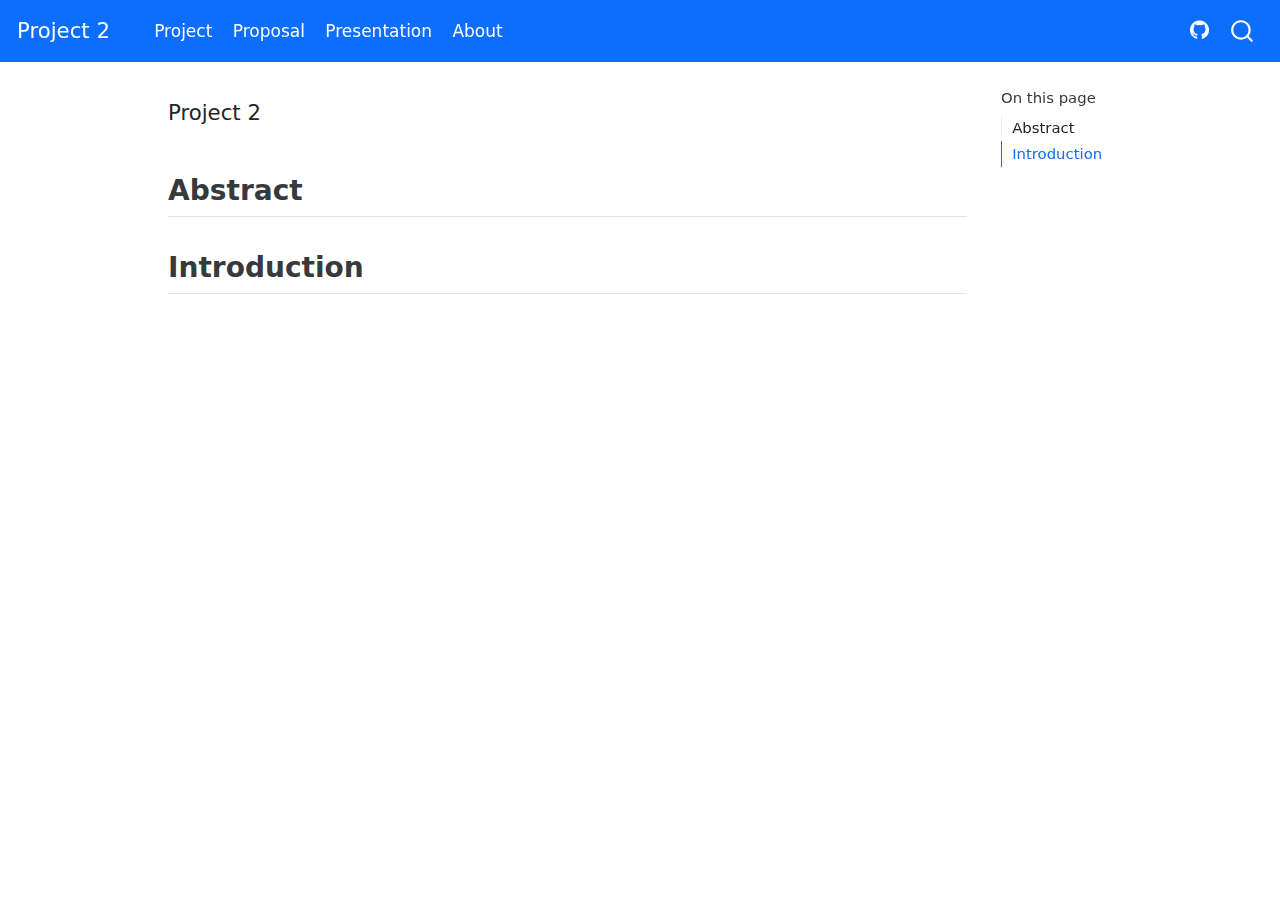
<file: _site/index.html>
<!DOCTYPE html>
<html xmlns="http://www.w3.org/1999/xhtml" lang="en" xml:lang="en"><head>

<meta charset="utf-8">
<meta name="generator" content="quarto-1.3.353">

<meta name="viewport" content="width=device-width, initial-scale=1.0, user-scalable=yes">

<meta name="author" content="">

<title>Project 2 -</title>
<style>
code{white-space: pre-wrap;}
span.smallcaps{font-variant: small-caps;}
div.columns{display: flex; gap: min(4vw, 1.5em);}
div.column{flex: auto; overflow-x: auto;}
div.hanging-indent{margin-left: 1.5em; text-indent: -1.5em;}
ul.task-list{list-style: none;}
ul.task-list li input[type="checkbox"] {
  width: 0.8em;
  margin: 0 0.8em 0.2em -1em; /* quarto-specific, see https://github.com/quarto-dev/quarto-cli/issues/4556 */ 
  vertical-align: middle;
}
</style>


<script src="site_libs/quarto-nav/quarto-nav.js"></script>
<script src="site_libs/quarto-nav/headroom.min.js"></script>
<script src="site_libs/clipboard/clipboard.min.js"></script>
<script src="site_libs/quarto-search/autocomplete.umd.js"></script>
<script src="site_libs/quarto-search/fuse.min.js"></script>
<script src="site_libs/quarto-search/quarto-search.js"></script>
<meta name="quarto:offset" content="./">
<script src="site_libs/quarto-html/quarto.js"></script>
<script src="site_libs/quarto-html/popper.min.js"></script>
<script src="site_libs/quarto-html/tippy.umd.min.js"></script>
<script src="site_libs/quarto-html/anchor.min.js"></script>
<link href="site_libs/quarto-html/tippy.css" rel="stylesheet">
<link href="site_libs/quarto-html/quarto-syntax-highlighting.css" rel="stylesheet" id="quarto-text-highlighting-styles">
<script src="site_libs/bootstrap/bootstrap.min.js"></script>
<link href="site_libs/bootstrap/bootstrap-icons.css" rel="stylesheet">
<link href="site_libs/bootstrap/bootstrap.min.css" rel="stylesheet" id="quarto-bootstrap" data-mode="light">
<script id="quarto-search-options" type="application/json">{
  "location": "navbar",
  "copy-button": false,
  "collapse-after": 3,
  "panel-placement": "end",
  "type": "overlay",
  "limit": 20,
  "language": {
    "search-no-results-text": "No results",
    "search-matching-documents-text": "matching documents",
    "search-copy-link-title": "Copy link to search",
    "search-hide-matches-text": "Hide additional matches",
    "search-more-match-text": "more match in this document",
    "search-more-matches-text": "more matches in this document",
    "search-clear-button-title": "Clear",
    "search-detached-cancel-button-title": "Cancel",
    "search-submit-button-title": "Submit"
  }
}</script>


</head>

<body class="nav-fixed">

<div id="quarto-search-results"></div>
  <header id="quarto-header" class="headroom fixed-top">
    <nav class="navbar navbar-expand-lg navbar-dark ">
      <div class="navbar-container container-fluid">
      <div class="navbar-brand-container">
    <a class="navbar-brand" href="./index.html">
    <span class="navbar-title">Project 2</span>
    </a>
  </div>
            <div id="quarto-search" class="" title="Search"></div>
          <button class="navbar-toggler" type="button" data-bs-toggle="collapse" data-bs-target="#navbarCollapse" aria-controls="navbarCollapse" aria-expanded="false" aria-label="Toggle navigation" onclick="if (window.quartoToggleHeadroom) { window.quartoToggleHeadroom(); }">
  <span class="navbar-toggler-icon"></span>
</button>
          <div class="collapse navbar-collapse" id="navbarCollapse">
            <ul class="navbar-nav navbar-nav-scroll me-auto">
  <li class="nav-item">
    <a class="nav-link active" href="./index.html" rel="" target="" aria-current="page">
 <span class="menu-text">Project</span></a>
  </li>  
  <li class="nav-item">
    <a class="nav-link" href="./proposal.html" rel="" target="">
 <span class="menu-text">Proposal</span></a>
  </li>  
  <li class="nav-item">
    <a class="nav-link" href="./presentation.html" rel="" target="">
 <span class="menu-text">Presentation</span></a>
  </li>  
  <li class="nav-item">
    <a class="nav-link" href="./about.html" rel="" target="">
 <span class="menu-text">About</span></a>
  </li>  
</ul>
            <ul class="navbar-nav navbar-nav-scroll ms-auto">
  <li class="nav-item compact">
    <a class="nav-link" href="https://github.com/math241s24/project-02" rel="" target=""><i class="bi bi-github" role="img">
</i> 
 <span class="menu-text"></span></a>
  </li>  
</ul>
            <div class="quarto-navbar-tools">
</div>
          </div> <!-- /navcollapse -->
      </div> <!-- /container-fluid -->
    </nav>
</header>
<!-- content -->
<div id="quarto-content" class="quarto-container page-columns page-rows-contents page-layout-article page-navbar">
<!-- sidebar -->
<!-- margin-sidebar -->
    <div id="quarto-margin-sidebar" class="sidebar margin-sidebar">
        <nav id="TOC" role="doc-toc" class="toc-active">
    <h2 id="toc-title">On this page</h2>
   
  <ul>
  <li><a href="#abstract" id="toc-abstract" class="nav-link active" data-scroll-target="#abstract">Abstract</a></li>
  <li><a href="#introduction" id="toc-introduction" class="nav-link" data-scroll-target="#introduction">Introduction</a></li>
  </ul>
</nav>
    </div>
<!-- main -->
<main class="content" id="quarto-document-content">

<header id="title-block-header" class="quarto-title-block default">
<div class="quarto-title">
<h1 class="title"></h1>
<p class="subtitle lead">Project 2</p>
</div>



<div class="quarto-title-meta">

    
  
    
  </div>
  

</header>

<section id="abstract" class="level2">
<h2 class="anchored" data-anchor-id="abstract">Abstract</h2>
</section>
<section id="introduction" class="level2">
<h2 class="anchored" data-anchor-id="introduction">Introduction</h2>


</section>

</main> <!-- /main -->
<script id="quarto-html-after-body" type="application/javascript">
window.document.addEventListener("DOMContentLoaded", function (event) {
  const toggleBodyColorMode = (bsSheetEl) => {
    const mode = bsSheetEl.getAttribute("data-mode");
    const bodyEl = window.document.querySelector("body");
    if (mode === "dark") {
      bodyEl.classList.add("quarto-dark");
      bodyEl.classList.remove("quarto-light");
    } else {
      bodyEl.classList.add("quarto-light");
      bodyEl.classList.remove("quarto-dark");
    }
  }
  const toggleBodyColorPrimary = () => {
    const bsSheetEl = window.document.querySelector("link#quarto-bootstrap");
    if (bsSheetEl) {
      toggleBodyColorMode(bsSheetEl);
    }
  }
  toggleBodyColorPrimary();  
  const icon = "";
  const anchorJS = new window.AnchorJS();
  anchorJS.options = {
    placement: 'right',
    icon: icon
  };
  anchorJS.add('.anchored');
  const isCodeAnnotation = (el) => {
    for (const clz of el.classList) {
      if (clz.startsWith('code-annotation-')) {                     
        return true;
      }
    }
    return false;
  }
  const clipboard = new window.ClipboardJS('.code-copy-button', {
    text: function(trigger) {
      const codeEl = trigger.previousElementSibling.cloneNode(true);
      for (const childEl of codeEl.children) {
        if (isCodeAnnotation(childEl)) {
          childEl.remove();
        }
      }
      return codeEl.innerText;
    }
  });
  clipboard.on('success', function(e) {
    // button target
    const button = e.trigger;
    // don't keep focus
    button.blur();
    // flash "checked"
    button.classList.add('code-copy-button-checked');
    var currentTitle = button.getAttribute("title");
    button.setAttribute("title", "Copied!");
    let tooltip;
    if (window.bootstrap) {
      button.setAttribute("data-bs-toggle", "tooltip");
      button.setAttribute("data-bs-placement", "left");
      button.setAttribute("data-bs-title", "Copied!");
      tooltip = new bootstrap.Tooltip(button, 
        { trigger: "manual", 
          customClass: "code-copy-button-tooltip",
          offset: [0, -8]});
      tooltip.show();    
    }
    setTimeout(function() {
      if (tooltip) {
        tooltip.hide();
        button.removeAttribute("data-bs-title");
        button.removeAttribute("data-bs-toggle");
        button.removeAttribute("data-bs-placement");
      }
      button.setAttribute("title", currentTitle);
      button.classList.remove('code-copy-button-checked');
    }, 1000);
    // clear code selection
    e.clearSelection();
  });
  function tippyHover(el, contentFn) {
    const config = {
      allowHTML: true,
      content: contentFn,
      maxWidth: 500,
      delay: 100,
      arrow: false,
      appendTo: function(el) {
          return el.parentElement;
      },
      interactive: true,
      interactiveBorder: 10,
      theme: 'quarto',
      placement: 'bottom-start'
    };
    window.tippy(el, config); 
  }
  const noterefs = window.document.querySelectorAll('a[role="doc-noteref"]');
  for (var i=0; i<noterefs.length; i++) {
    const ref = noterefs[i];
    tippyHover(ref, function() {
      // use id or data attribute instead here
      let href = ref.getAttribute('data-footnote-href') || ref.getAttribute('href');
      try { href = new URL(href).hash; } catch {}
      const id = href.replace(/^#\/?/, "");
      const note = window.document.getElementById(id);
      return note.innerHTML;
    });
  }
      let selectedAnnoteEl;
      const selectorForAnnotation = ( cell, annotation) => {
        let cellAttr = 'data-code-cell="' + cell + '"';
        let lineAttr = 'data-code-annotation="' +  annotation + '"';
        const selector = 'span[' + cellAttr + '][' + lineAttr + ']';
        return selector;
      }
      const selectCodeLines = (annoteEl) => {
        const doc = window.document;
        const targetCell = annoteEl.getAttribute("data-target-cell");
        const targetAnnotation = annoteEl.getAttribute("data-target-annotation");
        const annoteSpan = window.document.querySelector(selectorForAnnotation(targetCell, targetAnnotation));
        const lines = annoteSpan.getAttribute("data-code-lines").split(",");
        const lineIds = lines.map((line) => {
          return targetCell + "-" + line;
        })
        let top = null;
        let height = null;
        let parent = null;
        if (lineIds.length > 0) {
            //compute the position of the single el (top and bottom and make a div)
            const el = window.document.getElementById(lineIds[0]);
            top = el.offsetTop;
            height = el.offsetHeight;
            parent = el.parentElement.parentElement;
          if (lineIds.length > 1) {
            const lastEl = window.document.getElementById(lineIds[lineIds.length - 1]);
            const bottom = lastEl.offsetTop + lastEl.offsetHeight;
            height = bottom - top;
          }
          if (top !== null && height !== null && parent !== null) {
            // cook up a div (if necessary) and position it 
            let div = window.document.getElementById("code-annotation-line-highlight");
            if (div === null) {
              div = window.document.createElement("div");
              div.setAttribute("id", "code-annotation-line-highlight");
              div.style.position = 'absolute';
              parent.appendChild(div);
            }
            div.style.top = top - 2 + "px";
            div.style.height = height + 4 + "px";
            let gutterDiv = window.document.getElementById("code-annotation-line-highlight-gutter");
            if (gutterDiv === null) {
              gutterDiv = window.document.createElement("div");
              gutterDiv.setAttribute("id", "code-annotation-line-highlight-gutter");
              gutterDiv.style.position = 'absolute';
              const codeCell = window.document.getElementById(targetCell);
              const gutter = codeCell.querySelector('.code-annotation-gutter');
              gutter.appendChild(gutterDiv);
            }
            gutterDiv.style.top = top - 2 + "px";
            gutterDiv.style.height = height + 4 + "px";
          }
          selectedAnnoteEl = annoteEl;
        }
      };
      const unselectCodeLines = () => {
        const elementsIds = ["code-annotation-line-highlight", "code-annotation-line-highlight-gutter"];
        elementsIds.forEach((elId) => {
          const div = window.document.getElementById(elId);
          if (div) {
            div.remove();
          }
        });
        selectedAnnoteEl = undefined;
      };
      // Attach click handler to the DT
      const annoteDls = window.document.querySelectorAll('dt[data-target-cell]');
      for (const annoteDlNode of annoteDls) {
        annoteDlNode.addEventListener('click', (event) => {
          const clickedEl = event.target;
          if (clickedEl !== selectedAnnoteEl) {
            unselectCodeLines();
            const activeEl = window.document.querySelector('dt[data-target-cell].code-annotation-active');
            if (activeEl) {
              activeEl.classList.remove('code-annotation-active');
            }
            selectCodeLines(clickedEl);
            clickedEl.classList.add('code-annotation-active');
          } else {
            // Unselect the line
            unselectCodeLines();
            clickedEl.classList.remove('code-annotation-active');
          }
        });
      }
  const findCites = (el) => {
    const parentEl = el.parentElement;
    if (parentEl) {
      const cites = parentEl.dataset.cites;
      if (cites) {
        return {
          el,
          cites: cites.split(' ')
        };
      } else {
        return findCites(el.parentElement)
      }
    } else {
      return undefined;
    }
  };
  var bibliorefs = window.document.querySelectorAll('a[role="doc-biblioref"]');
  for (var i=0; i<bibliorefs.length; i++) {
    const ref = bibliorefs[i];
    const citeInfo = findCites(ref);
    if (citeInfo) {
      tippyHover(citeInfo.el, function() {
        var popup = window.document.createElement('div');
        citeInfo.cites.forEach(function(cite) {
          var citeDiv = window.document.createElement('div');
          citeDiv.classList.add('hanging-indent');
          citeDiv.classList.add('csl-entry');
          var biblioDiv = window.document.getElementById('ref-' + cite);
          if (biblioDiv) {
            citeDiv.innerHTML = biblioDiv.innerHTML;
          }
          popup.appendChild(citeDiv);
        });
        return popup.innerHTML;
      });
    }
  }
});
</script>
</div> <!-- /content -->



</body></html>
</file>
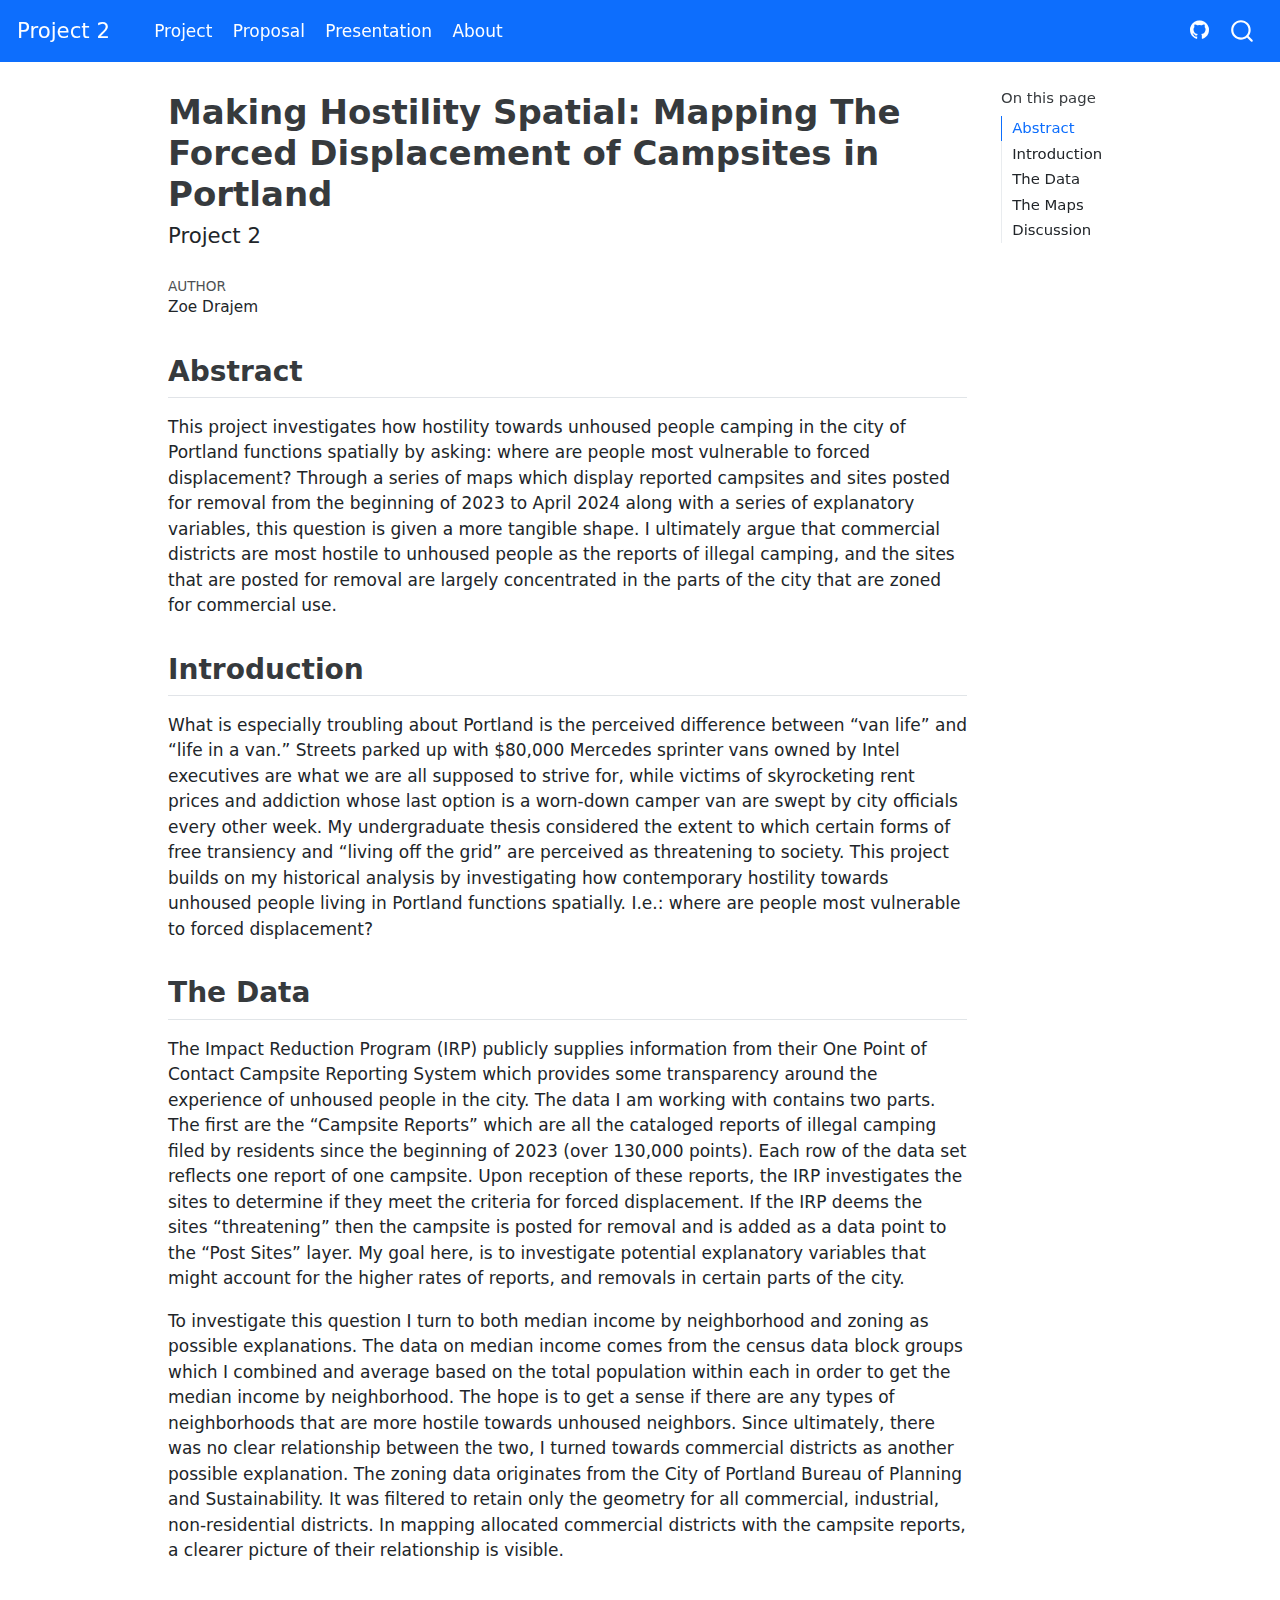
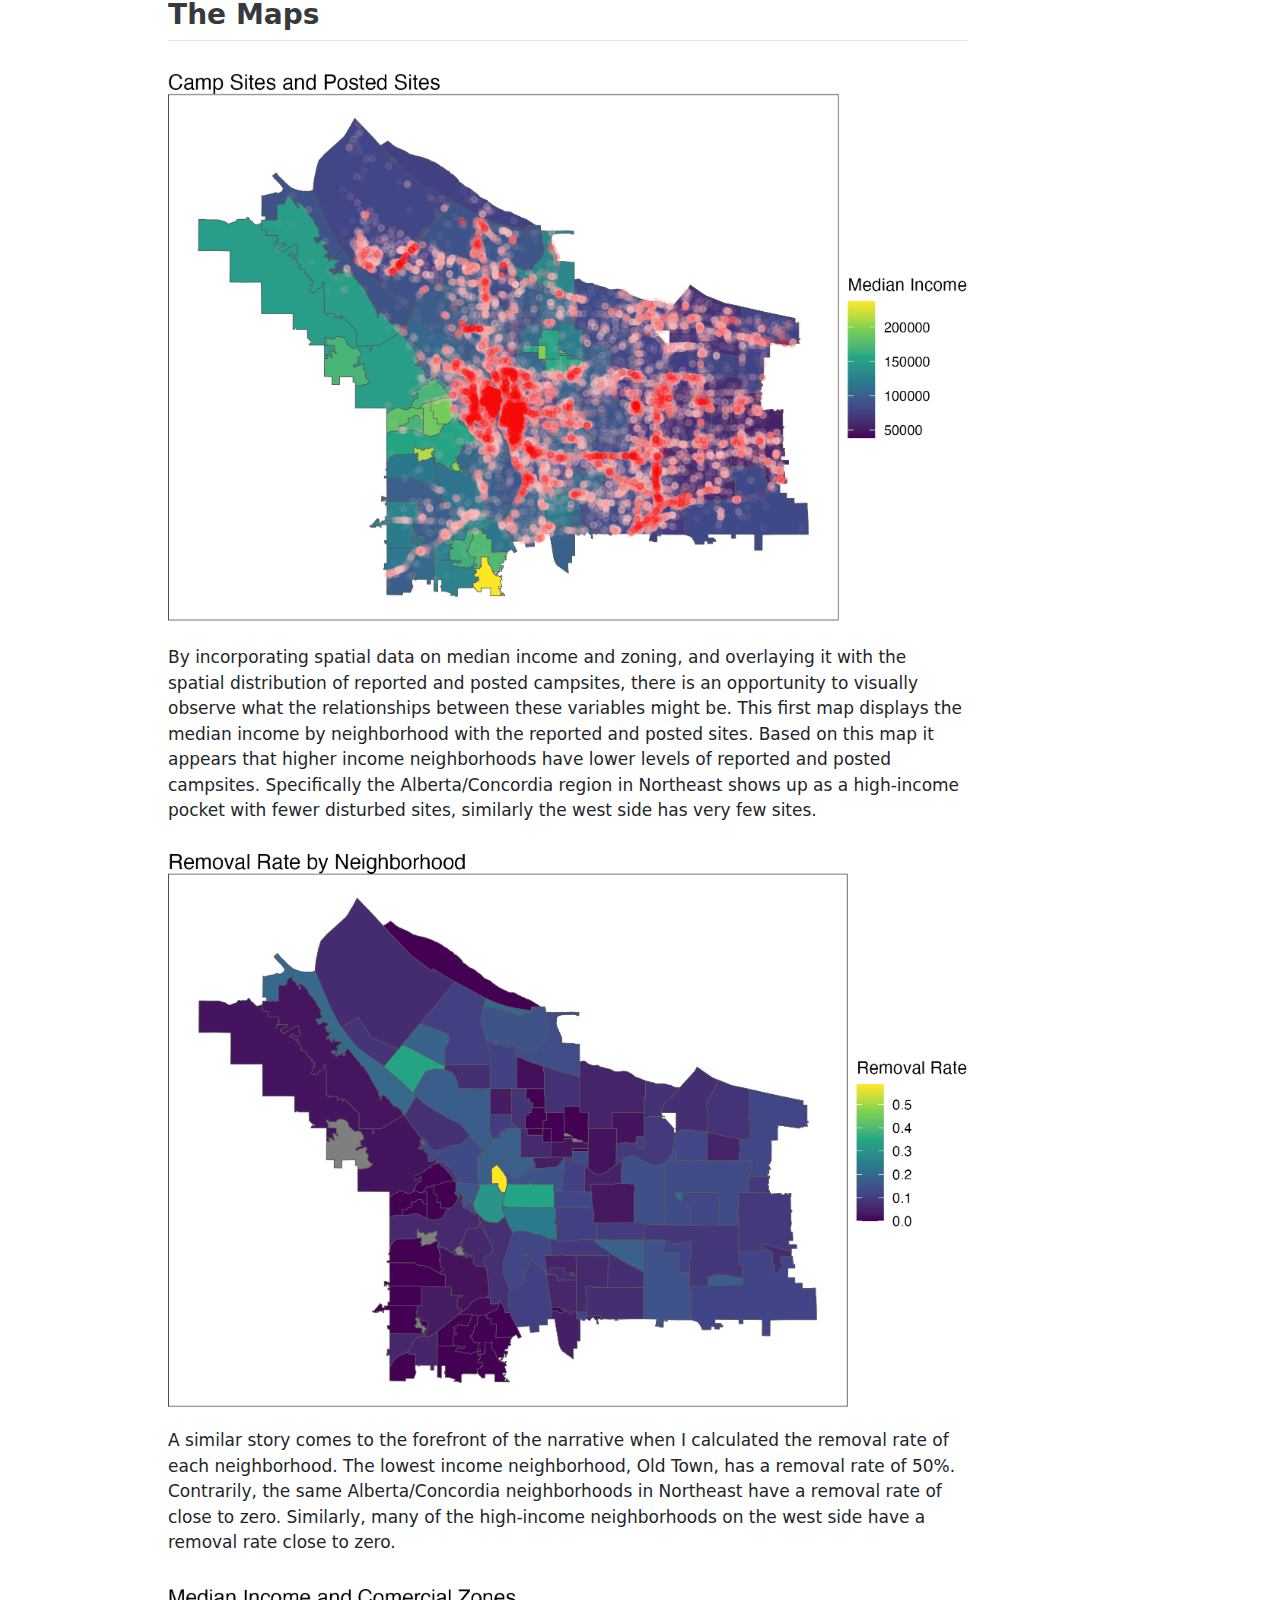
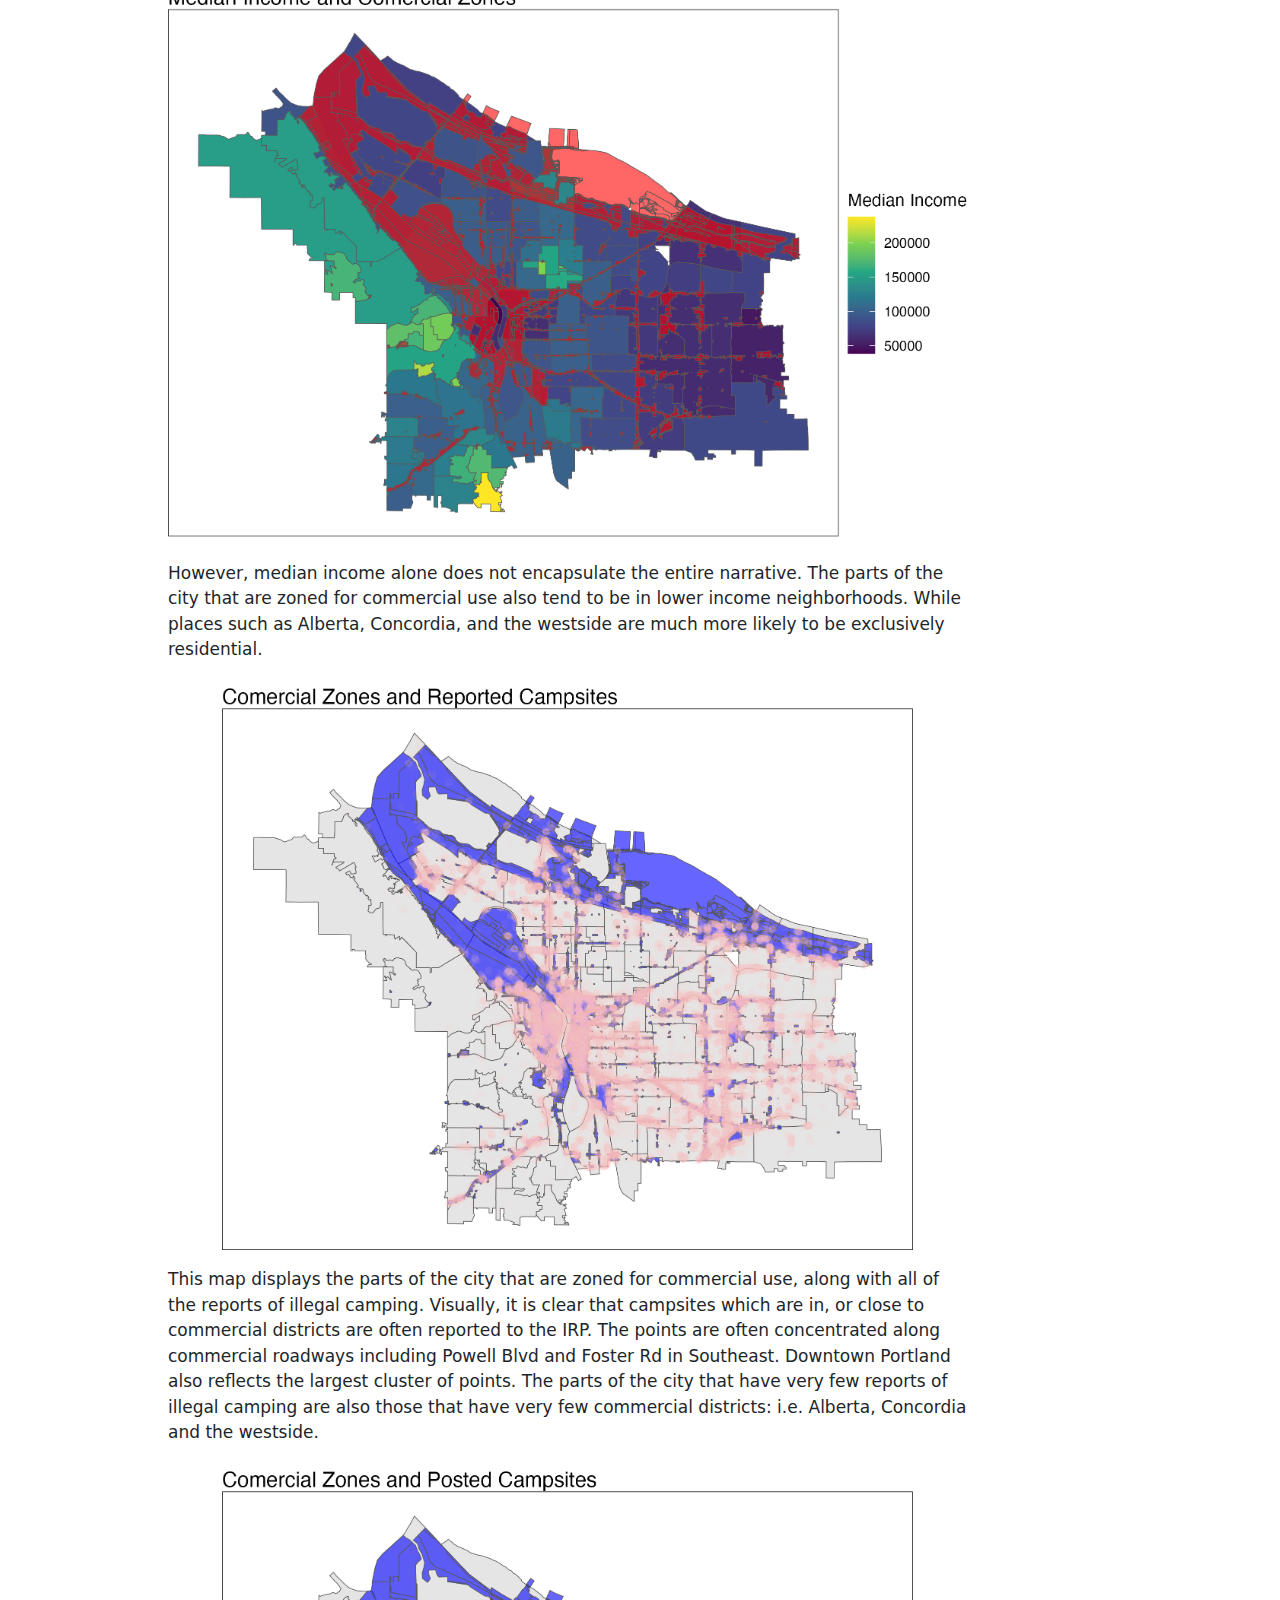
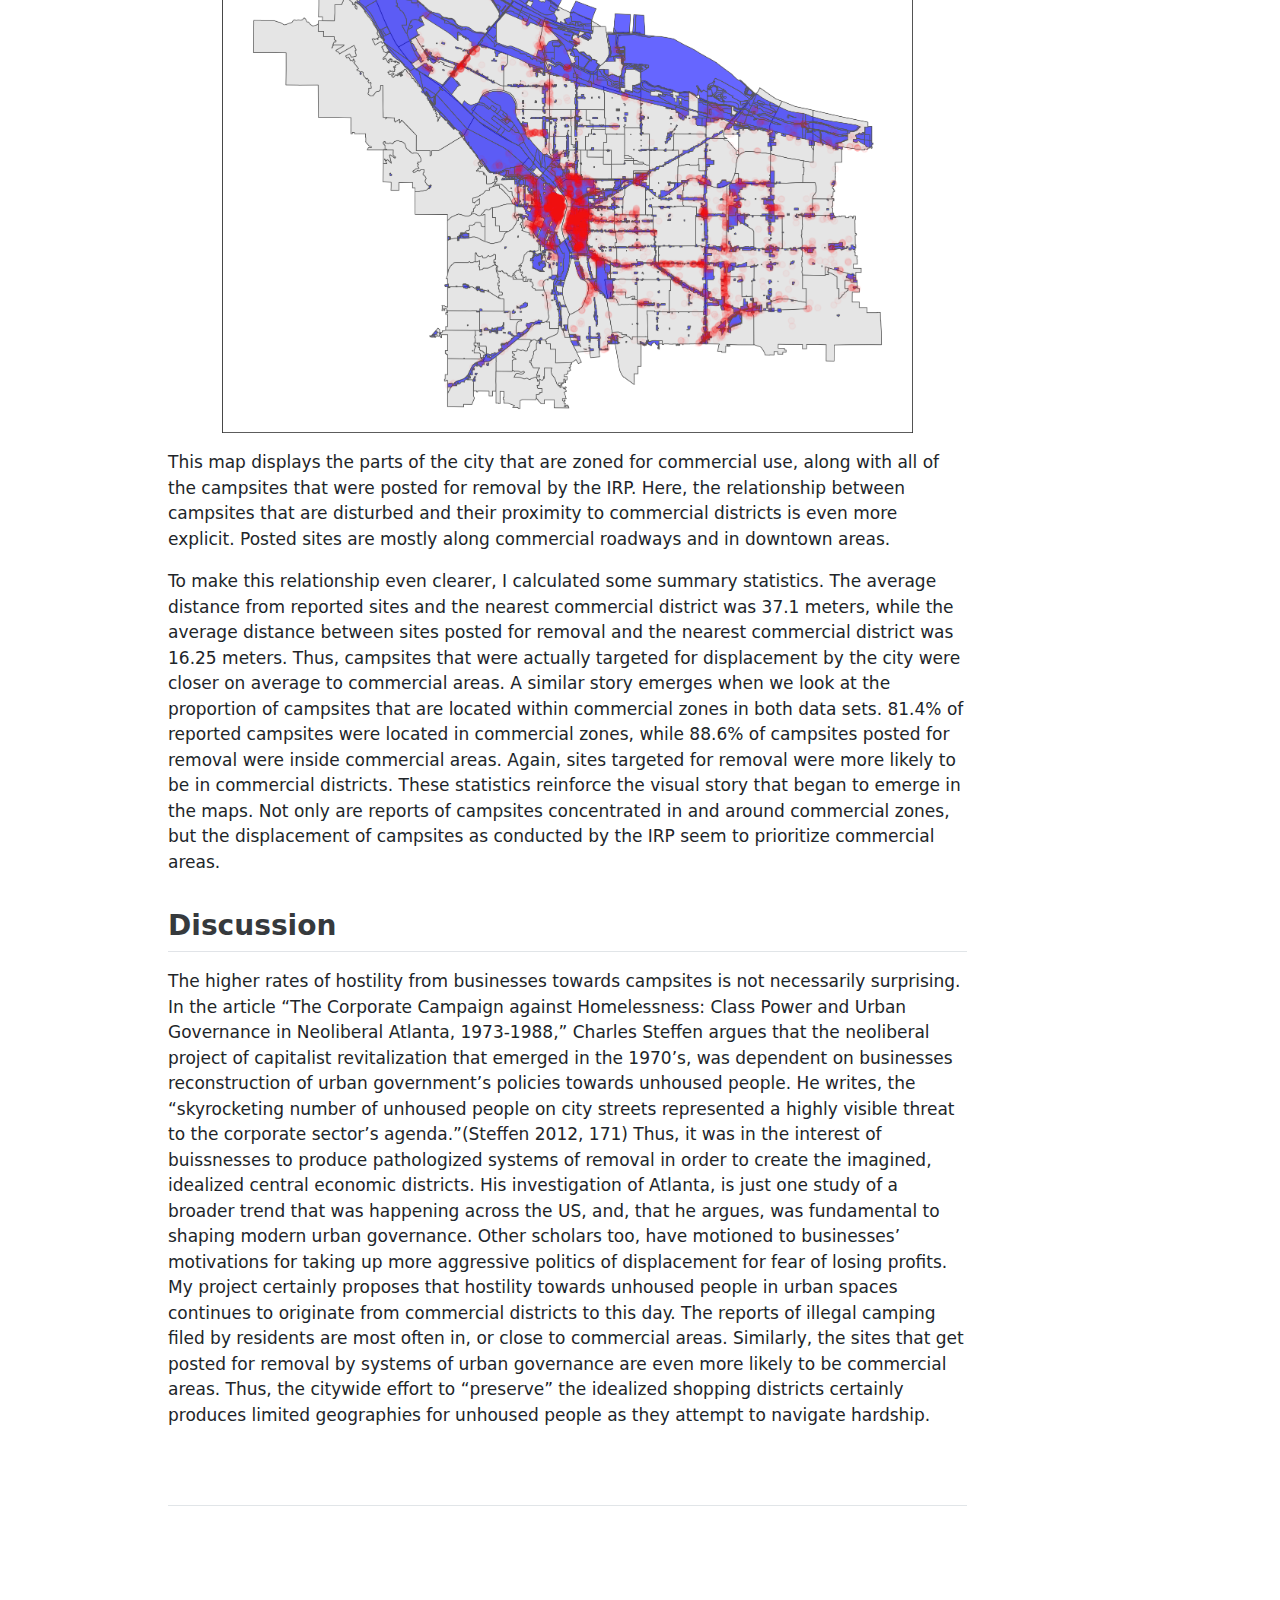
<file: docs/index.html>
<!DOCTYPE html>
<html xmlns="http://www.w3.org/1999/xhtml" lang="en" xml:lang="en"><head>

<meta charset="utf-8">
<meta name="generator" content="quarto-1.3.450">

<meta name="viewport" content="width=device-width, initial-scale=1.0, user-scalable=yes">

<meta name="author" content="Zoe Drajem">

<title>Project 2 - Making Hostility Spatial: Mapping The Forced Displacement of Campsites in Portland</title>
<style>
code{white-space: pre-wrap;}
span.smallcaps{font-variant: small-caps;}
div.columns{display: flex; gap: min(4vw, 1.5em);}
div.column{flex: auto; overflow-x: auto;}
div.hanging-indent{margin-left: 1.5em; text-indent: -1.5em;}
ul.task-list{list-style: none;}
ul.task-list li input[type="checkbox"] {
  width: 0.8em;
  margin: 0 0.8em 0.2em -1em; /* quarto-specific, see https://github.com/quarto-dev/quarto-cli/issues/4556 */ 
  vertical-align: middle;
}
</style>


<script src="site_libs/quarto-nav/quarto-nav.js"></script>
<script src="site_libs/quarto-nav/headroom.min.js"></script>
<script src="site_libs/clipboard/clipboard.min.js"></script>
<script src="site_libs/quarto-search/autocomplete.umd.js"></script>
<script src="site_libs/quarto-search/fuse.min.js"></script>
<script src="site_libs/quarto-search/quarto-search.js"></script>
<meta name="quarto:offset" content="./">
<script src="site_libs/quarto-html/quarto.js"></script>
<script src="site_libs/quarto-html/popper.min.js"></script>
<script src="site_libs/quarto-html/tippy.umd.min.js"></script>
<script src="site_libs/quarto-html/anchor.min.js"></script>
<link href="site_libs/quarto-html/tippy.css" rel="stylesheet">
<link href="site_libs/quarto-html/quarto-syntax-highlighting.css" rel="stylesheet" id="quarto-text-highlighting-styles">
<script src="site_libs/bootstrap/bootstrap.min.js"></script>
<link href="site_libs/bootstrap/bootstrap-icons.css" rel="stylesheet">
<link href="site_libs/bootstrap/bootstrap.min.css" rel="stylesheet" id="quarto-bootstrap" data-mode="light">
<script id="quarto-search-options" type="application/json">{
  "location": "navbar",
  "copy-button": false,
  "collapse-after": 3,
  "panel-placement": "end",
  "type": "overlay",
  "limit": 20,
  "language": {
    "search-no-results-text": "No results",
    "search-matching-documents-text": "matching documents",
    "search-copy-link-title": "Copy link to search",
    "search-hide-matches-text": "Hide additional matches",
    "search-more-match-text": "more match in this document",
    "search-more-matches-text": "more matches in this document",
    "search-clear-button-title": "Clear",
    "search-detached-cancel-button-title": "Cancel",
    "search-submit-button-title": "Submit",
    "search-label": "Search"
  }
}</script>


</head>

<body class="nav-fixed">

<div id="quarto-search-results"></div>
  <header id="quarto-header" class="headroom fixed-top">
    <nav class="navbar navbar-expand-lg navbar-dark ">
      <div class="navbar-container container-fluid">
      <div class="navbar-brand-container">
    <a class="navbar-brand" href="./index.html">
    <span class="navbar-title">Project 2</span>
    </a>
  </div>
            <div id="quarto-search" class="" title="Search"></div>
          <button class="navbar-toggler" type="button" data-bs-toggle="collapse" data-bs-target="#navbarCollapse" aria-controls="navbarCollapse" aria-expanded="false" aria-label="Toggle navigation" onclick="if (window.quartoToggleHeadroom) { window.quartoToggleHeadroom(); }">
  <span class="navbar-toggler-icon"></span>
</button>
          <div class="collapse navbar-collapse" id="navbarCollapse">
            <ul class="navbar-nav navbar-nav-scroll me-auto">
  <li class="nav-item">
    <a class="nav-link active" href="./index.html" rel="" target="" aria-current="page">
 <span class="menu-text">Project</span></a>
  </li>  
  <li class="nav-item">
    <a class="nav-link" href="./proposal.html" rel="" target="">
 <span class="menu-text">Proposal</span></a>
  </li>  
  <li class="nav-item">
    <a class="nav-link" href="./presentation.html" rel="" target="">
 <span class="menu-text">Presentation</span></a>
  </li>  
  <li class="nav-item">
    <a class="nav-link" href="./about.html" rel="" target="">
 <span class="menu-text">About</span></a>
  </li>  
</ul>
            <ul class="navbar-nav navbar-nav-scroll ms-auto">
  <li class="nav-item compact">
    <a class="nav-link" href="https://github.com/math241s24/project-02" rel="" target=""><i class="bi bi-github" role="img">
</i> 
 <span class="menu-text"></span></a>
  </li>  
</ul>
            <div class="quarto-navbar-tools">
</div>
          </div> <!-- /navcollapse -->
      </div> <!-- /container-fluid -->
    </nav>
</header>
<!-- content -->
<div id="quarto-content" class="quarto-container page-columns page-rows-contents page-layout-article page-navbar">
<!-- sidebar -->
<!-- margin-sidebar -->
    <div id="quarto-margin-sidebar" class="sidebar margin-sidebar">
        <nav id="TOC" role="doc-toc" class="toc-active">
    <h2 id="toc-title">On this page</h2>
   
  <ul>
  <li><a href="#abstract" id="toc-abstract" class="nav-link active" data-scroll-target="#abstract">Abstract</a></li>
  <li><a href="#introduction" id="toc-introduction" class="nav-link" data-scroll-target="#introduction">Introduction</a></li>
  <li><a href="#the-data" id="toc-the-data" class="nav-link" data-scroll-target="#the-data">The Data</a></li>
  <li><a href="#the-maps" id="toc-the-maps" class="nav-link" data-scroll-target="#the-maps">The Maps</a></li>
  <li><a href="#discussion" id="toc-discussion" class="nav-link" data-scroll-target="#discussion">Discussion</a></li>
  <li><a href="#section" id="toc-section" class="nav-link" data-scroll-target="#section"></a></li>
  </ul>
</nav>
    </div>
<!-- main -->
<main class="content" id="quarto-document-content">

<header id="title-block-header" class="quarto-title-block default">
<div class="quarto-title">
<h1 class="title">Making Hostility Spatial: Mapping The Forced Displacement of Campsites in Portland</h1>
<p class="subtitle lead">Project 2</p>
</div>



<div class="quarto-title-meta">

    <div>
    <div class="quarto-title-meta-heading">Author</div>
    <div class="quarto-title-meta-contents">
             <p>Zoe Drajem </p>
          </div>
  </div>
    
  
    
  </div>
  

</header>

<section id="abstract" class="level2">
<h2 class="anchored" data-anchor-id="abstract">Abstract</h2>
<p>This project investigates how hostility towards unhoused people camping in the city of Portland functions spatially by asking: where are people most vulnerable to forced displacement? Through a series of maps which display reported campsites and sites posted for removal from the beginning of 2023 to April 2024 along with a series of explanatory variables, this question is given a more tangible shape. I ultimately argue that commercial districts are most hostile to unhoused people as the reports of illegal camping, and the sites that are posted for removal are largely concentrated in the parts of the city that are zoned for commercial use.</p>
</section>
<section id="introduction" class="level2">
<h2 class="anchored" data-anchor-id="introduction">Introduction</h2>
<p>What is especially troubling about Portland is the perceived difference between “van life” and “life in a van.” Streets parked up with $80,000 Mercedes sprinter vans owned by Intel executives are what we are all supposed to strive for, while victims of skyrocketing rent prices and addiction whose last option is a worn-down camper van are swept by city officials every other week. My undergraduate thesis considered the extent to which certain forms of free transiency and “living off the grid” are perceived as threatening to society. This project builds on my historical analysis by investigating how contemporary hostility towards unhoused people living in Portland functions spatially. I.e.: where are people most vulnerable to forced displacement?</p>
</section>
<section id="the-data" class="level2">
<h2 class="anchored" data-anchor-id="the-data">The Data</h2>
<p>The Impact Reduction Program (IRP) publicly supplies information from their One Point of Contact Campsite Reporting System which provides some transparency around the experience of unhoused people in the city. The data I am working with contains two parts. The first are the “Campsite Reports” which are all the cataloged reports of illegal camping filed by residents since the beginning of 2023 (over 130,000 points). Each row of the data set reflects one report of one campsite. Upon reception of these reports, the IRP investigates the sites to determine if they meet the criteria for forced displacement. If the IRP deems the sites “threatening” then the campsite is posted for removal and is added as a data point to the “Post Sites” layer. My goal here, is to investigate potential explanatory variables that might account for the higher rates of reports, and removals in certain parts of the city.&nbsp;</p>
<p>To investigate this question I turn to both median income by neighborhood and zoning as possible explanations. The data on median income comes from the census data block groups which I combined and average based on the total population within each in order to get the median income by neighborhood. The hope is to get a sense if there are any types of neighborhoods that are more hostile towards unhoused neighbors. Since ultimately, there was no clear relationship between the two, I turned towards commercial districts as another possible explanation. The zoning data originates from the City of Portland Bureau of Planning and Sustainability. It was filtered to retain only the geometry for all commercial, industrial, non-residential districts. In mapping allocated commercial districts with the campsite reports, a clearer picture of their relationship is visible.</p>
</section>
<section id="the-maps" class="level2">
<h2 class="anchored" data-anchor-id="the-maps">The Maps</h2>
<div class="cell">
<div class="cell-output-display">
<p><img src="output/Map3.png" class="img-fluid" width="1050"></p>
</div>
</div>
<p>By incorporating spatial data on median income and zoning, and overlaying it with the spatial distribution of reported and posted campsites, there is an opportunity to visually observe what the relationships between these variables might be. This first map displays the median income by neighborhood with the reported and posted sites. Based on this map it appears that higher income neighborhoods have lower levels of reported and posted campsites. Specifically the Alberta/Concordia region in Northeast shows up as a high-income pocket with fewer disturbed sites, similarly the west side has very few sites.</p>
<div class="cell">
<div class="cell-output-display">
<p><img src="output/Map4.png" class="img-fluid" width="1050"></p>
</div>
</div>
<p>A similar story comes to the forefront of the narrative when I calculated the removal rate of each neighborhood. The lowest income neighborhood, Old Town, has a removal rate of 50%. Contrarily, the same Alberta/Concordia neighborhoods in Northeast have a removal rate of close to zero. Similarly, many of the high-income neighborhoods on the west side have a removal rate close to zero.</p>
<div class="cell">
<div class="cell-output-display">
<p><img src="output/Map6.png" class="img-fluid" width="1050"></p>
</div>
</div>
<p>However, median income alone does not encapsulate the entire narrative. The parts of the city that are zoned for commercial use also tend to be in lower income neighborhoods. While places such as Alberta, Concordia, and the westside are much more likely to be exclusively residential.</p>
<div class="cell">
<div class="cell-output-display">
<p><img src="output/Map7.png" class="img-fluid" width="1050"></p>
</div>
</div>
<p>This map displays the parts of the city that are zoned for commercial use, along with all of the reports of illegal camping. Visually, it is clear that campsites which are in, or close to commercial districts are often reported to the IRP. The points are often concentrated along commercial roadways including Powell Blvd and Foster Rd in Southeast. Downtown Portland also reflects the largest cluster of points. The parts of the city that have very few reports of illegal camping are also those that have very few commercial districts: i.e.&nbsp;Alberta, Concordia and the westside.</p>
<div class="cell">
<div class="cell-output-display">
<p><img src="output/Map8.png" class="img-fluid" width="1050"></p>
</div>
</div>
<p>This map displays the parts of the city that are zoned for commercial use, along with all of the campsites that were posted for removal by the IRP. Here, the relationship between campsites that are disturbed and their proximity to commercial districts is even more explicit. Posted sites are mostly along commercial roadways and in downtown areas.</p>
<p>To make this relationship even clearer, I calculated some summary statistics. The average distance from reported sites and the nearest commercial district was 37.1 meters, while the average distance between sites posted for removal and the nearest commercial district was 16.25 meters. Thus, campsites that were actually targeted for displacement by the city were closer on average to commercial areas. A similar story emerges when we look at the proportion of campsites that are located within commercial zones in both data sets. 81.4% of reported campsites were located in commercial zones, while 88.6% of campsites posted for removal were inside commercial areas. Again, sites targeted for removal were more likely to be in commercial districts. These statistics reinforce the visual story that began to emerge in the maps. Not only are reports of campsites concentrated in and around commercial zones, but the displacement of campsites as conducted by the IRP seem to prioritize commercial areas.&nbsp;</p>
</section>
<section id="discussion" class="level2">
<h2 class="anchored" data-anchor-id="discussion">Discussion</h2>
<p>The higher rates of hostility from businesses towards campsites is not necessarily surprising. In the article “The Corporate Campaign against Homelessness: Class Power and Urban Governance in Neoliberal Atlanta, 1973-1988,” Charles Steffen argues that the neoliberal project of capitalist revitalization that emerged in the 1970’s, was dependent on businesses reconstruction of urban government’s policies towards unhoused people. He writes, the “skyrocketing number of unhoused people on city streets represented a highly visible threat to the corporate sector’s agenda.”(Steffen 2012, 171) Thus, it was in the interest of buissnesses to produce pathologized systems of removal in order to create the imagined, idealized central economic districts. His investigation of Atlanta, is just one study of a broader trend that was happening across the US, and, that he argues, was fundamental to shaping modern urban governance. Other scholars too, have motioned to businesses’ motivations for taking up more aggressive politics of displacement for fear of losing profits. My project certainly proposes that hostility towards unhoused people in urban spaces continues to originate from commercial districts to this day. The reports of illegal camping filed by residents are most often in, or close to commercial areas. Similarly, the sites that get posted for removal by systems of urban governance are even more likely to be commercial areas. Thus, the citywide effort to “preserve” the idealized shopping districts certainly produces limited geographies for unhoused people as they attempt to navigate hardship.</p>
</section>
<section id="section" class="level2">
<h2 class="anchored" data-anchor-id="section"></h2>


</section>

</main> <!-- /main -->
<script id="quarto-html-after-body" type="application/javascript">
window.document.addEventListener("DOMContentLoaded", function (event) {
  const toggleBodyColorMode = (bsSheetEl) => {
    const mode = bsSheetEl.getAttribute("data-mode");
    const bodyEl = window.document.querySelector("body");
    if (mode === "dark") {
      bodyEl.classList.add("quarto-dark");
      bodyEl.classList.remove("quarto-light");
    } else {
      bodyEl.classList.add("quarto-light");
      bodyEl.classList.remove("quarto-dark");
    }
  }
  const toggleBodyColorPrimary = () => {
    const bsSheetEl = window.document.querySelector("link#quarto-bootstrap");
    if (bsSheetEl) {
      toggleBodyColorMode(bsSheetEl);
    }
  }
  toggleBodyColorPrimary();  
  const icon = "";
  const anchorJS = new window.AnchorJS();
  anchorJS.options = {
    placement: 'right',
    icon: icon
  };
  anchorJS.add('.anchored');
  const isCodeAnnotation = (el) => {
    for (const clz of el.classList) {
      if (clz.startsWith('code-annotation-')) {                     
        return true;
      }
    }
    return false;
  }
  const clipboard = new window.ClipboardJS('.code-copy-button', {
    text: function(trigger) {
      const codeEl = trigger.previousElementSibling.cloneNode(true);
      for (const childEl of codeEl.children) {
        if (isCodeAnnotation(childEl)) {
          childEl.remove();
        }
      }
      return codeEl.innerText;
    }
  });
  clipboard.on('success', function(e) {
    // button target
    const button = e.trigger;
    // don't keep focus
    button.blur();
    // flash "checked"
    button.classList.add('code-copy-button-checked');
    var currentTitle = button.getAttribute("title");
    button.setAttribute("title", "Copied!");
    let tooltip;
    if (window.bootstrap) {
      button.setAttribute("data-bs-toggle", "tooltip");
      button.setAttribute("data-bs-placement", "left");
      button.setAttribute("data-bs-title", "Copied!");
      tooltip = new bootstrap.Tooltip(button, 
        { trigger: "manual", 
          customClass: "code-copy-button-tooltip",
          offset: [0, -8]});
      tooltip.show();    
    }
    setTimeout(function() {
      if (tooltip) {
        tooltip.hide();
        button.removeAttribute("data-bs-title");
        button.removeAttribute("data-bs-toggle");
        button.removeAttribute("data-bs-placement");
      }
      button.setAttribute("title", currentTitle);
      button.classList.remove('code-copy-button-checked');
    }, 1000);
    // clear code selection
    e.clearSelection();
  });
  function tippyHover(el, contentFn) {
    const config = {
      allowHTML: true,
      content: contentFn,
      maxWidth: 500,
      delay: 100,
      arrow: false,
      appendTo: function(el) {
          return el.parentElement;
      },
      interactive: true,
      interactiveBorder: 10,
      theme: 'quarto',
      placement: 'bottom-start'
    };
    window.tippy(el, config); 
  }
  const noterefs = window.document.querySelectorAll('a[role="doc-noteref"]');
  for (var i=0; i<noterefs.length; i++) {
    const ref = noterefs[i];
    tippyHover(ref, function() {
      // use id or data attribute instead here
      let href = ref.getAttribute('data-footnote-href') || ref.getAttribute('href');
      try { href = new URL(href).hash; } catch {}
      const id = href.replace(/^#\/?/, "");
      const note = window.document.getElementById(id);
      return note.innerHTML;
    });
  }
      let selectedAnnoteEl;
      const selectorForAnnotation = ( cell, annotation) => {
        let cellAttr = 'data-code-cell="' + cell + '"';
        let lineAttr = 'data-code-annotation="' +  annotation + '"';
        const selector = 'span[' + cellAttr + '][' + lineAttr + ']';
        return selector;
      }
      const selectCodeLines = (annoteEl) => {
        const doc = window.document;
        const targetCell = annoteEl.getAttribute("data-target-cell");
        const targetAnnotation = annoteEl.getAttribute("data-target-annotation");
        const annoteSpan = window.document.querySelector(selectorForAnnotation(targetCell, targetAnnotation));
        const lines = annoteSpan.getAttribute("data-code-lines").split(",");
        const lineIds = lines.map((line) => {
          return targetCell + "-" + line;
        })
        let top = null;
        let height = null;
        let parent = null;
        if (lineIds.length > 0) {
            //compute the position of the single el (top and bottom and make a div)
            const el = window.document.getElementById(lineIds[0]);
            top = el.offsetTop;
            height = el.offsetHeight;
            parent = el.parentElement.parentElement;
          if (lineIds.length > 1) {
            const lastEl = window.document.getElementById(lineIds[lineIds.length - 1]);
            const bottom = lastEl.offsetTop + lastEl.offsetHeight;
            height = bottom - top;
          }
          if (top !== null && height !== null && parent !== null) {
            // cook up a div (if necessary) and position it 
            let div = window.document.getElementById("code-annotation-line-highlight");
            if (div === null) {
              div = window.document.createElement("div");
              div.setAttribute("id", "code-annotation-line-highlight");
              div.style.position = 'absolute';
              parent.appendChild(div);
            }
            div.style.top = top - 2 + "px";
            div.style.height = height + 4 + "px";
            let gutterDiv = window.document.getElementById("code-annotation-line-highlight-gutter");
            if (gutterDiv === null) {
              gutterDiv = window.document.createElement("div");
              gutterDiv.setAttribute("id", "code-annotation-line-highlight-gutter");
              gutterDiv.style.position = 'absolute';
              const codeCell = window.document.getElementById(targetCell);
              const gutter = codeCell.querySelector('.code-annotation-gutter');
              gutter.appendChild(gutterDiv);
            }
            gutterDiv.style.top = top - 2 + "px";
            gutterDiv.style.height = height + 4 + "px";
          }
          selectedAnnoteEl = annoteEl;
        }
      };
      const unselectCodeLines = () => {
        const elementsIds = ["code-annotation-line-highlight", "code-annotation-line-highlight-gutter"];
        elementsIds.forEach((elId) => {
          const div = window.document.getElementById(elId);
          if (div) {
            div.remove();
          }
        });
        selectedAnnoteEl = undefined;
      };
      // Attach click handler to the DT
      const annoteDls = window.document.querySelectorAll('dt[data-target-cell]');
      for (const annoteDlNode of annoteDls) {
        annoteDlNode.addEventListener('click', (event) => {
          const clickedEl = event.target;
          if (clickedEl !== selectedAnnoteEl) {
            unselectCodeLines();
            const activeEl = window.document.querySelector('dt[data-target-cell].code-annotation-active');
            if (activeEl) {
              activeEl.classList.remove('code-annotation-active');
            }
            selectCodeLines(clickedEl);
            clickedEl.classList.add('code-annotation-active');
          } else {
            // Unselect the line
            unselectCodeLines();
            clickedEl.classList.remove('code-annotation-active');
          }
        });
      }
  const findCites = (el) => {
    const parentEl = el.parentElement;
    if (parentEl) {
      const cites = parentEl.dataset.cites;
      if (cites) {
        return {
          el,
          cites: cites.split(' ')
        };
      } else {
        return findCites(el.parentElement)
      }
    } else {
      return undefined;
    }
  };
  var bibliorefs = window.document.querySelectorAll('a[role="doc-biblioref"]');
  for (var i=0; i<bibliorefs.length; i++) {
    const ref = bibliorefs[i];
    const citeInfo = findCites(ref);
    if (citeInfo) {
      tippyHover(citeInfo.el, function() {
        var popup = window.document.createElement('div');
        citeInfo.cites.forEach(function(cite) {
          var citeDiv = window.document.createElement('div');
          citeDiv.classList.add('hanging-indent');
          citeDiv.classList.add('csl-entry');
          var biblioDiv = window.document.getElementById('ref-' + cite);
          if (biblioDiv) {
            citeDiv.innerHTML = biblioDiv.innerHTML;
          }
          popup.appendChild(citeDiv);
        });
        return popup.innerHTML;
      });
    }
  }
});
</script>
</div> <!-- /content -->



</body></html>
</file>
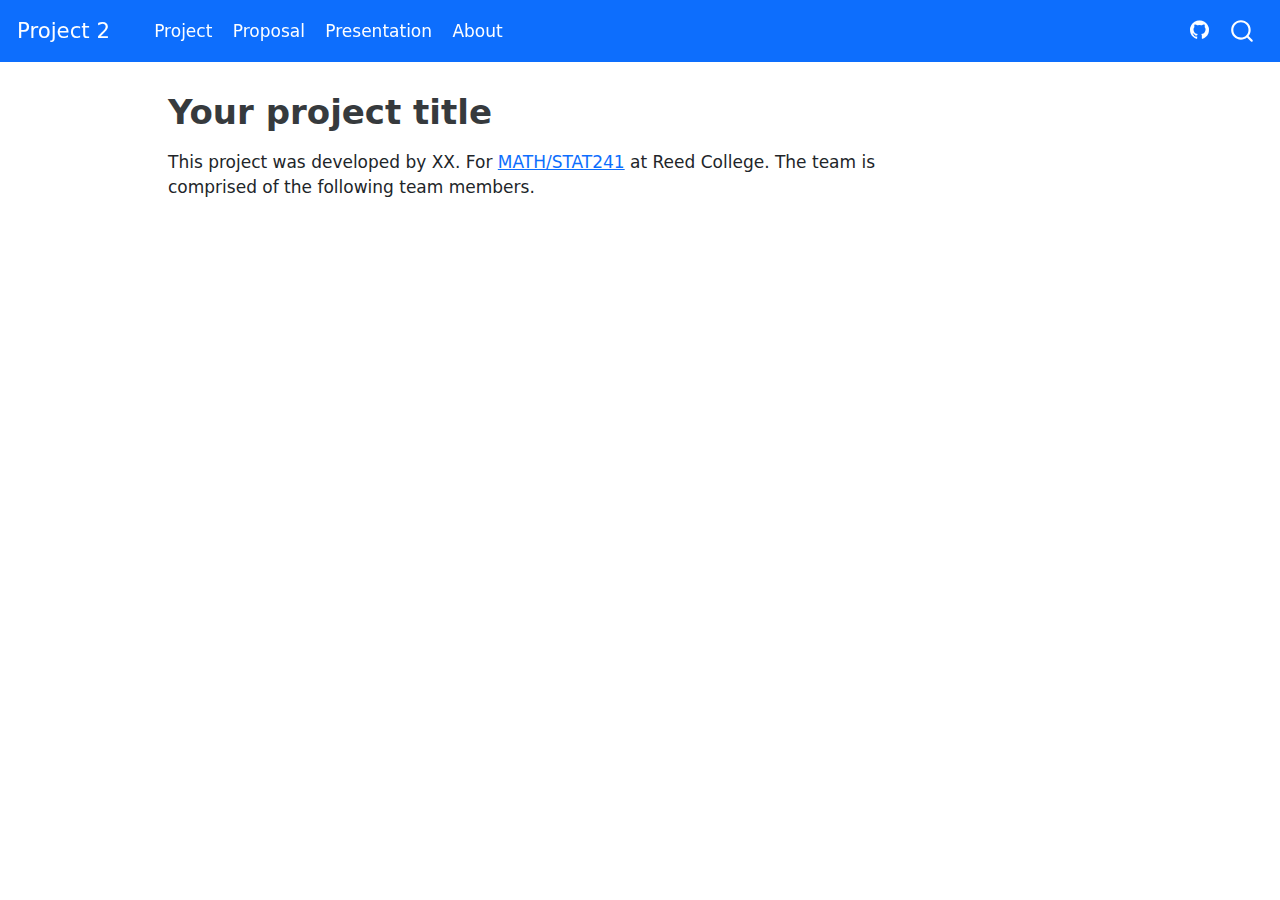
<file: _site/about.html>
<!DOCTYPE html>
<html xmlns="http://www.w3.org/1999/xhtml" lang="en" xml:lang="en"><head>

<meta charset="utf-8">
<meta name="generator" content="quarto-1.3.353">

<meta name="viewport" content="width=device-width, initial-scale=1.0, user-scalable=yes">


<title>Project 2 - Your project title</title>
<style>
code{white-space: pre-wrap;}
span.smallcaps{font-variant: small-caps;}
div.columns{display: flex; gap: min(4vw, 1.5em);}
div.column{flex: auto; overflow-x: auto;}
div.hanging-indent{margin-left: 1.5em; text-indent: -1.5em;}
ul.task-list{list-style: none;}
ul.task-list li input[type="checkbox"] {
  width: 0.8em;
  margin: 0 0.8em 0.2em -1em; /* quarto-specific, see https://github.com/quarto-dev/quarto-cli/issues/4556 */ 
  vertical-align: middle;
}
</style>


<script src="site_libs/quarto-nav/quarto-nav.js"></script>
<script src="site_libs/quarto-nav/headroom.min.js"></script>
<script src="site_libs/clipboard/clipboard.min.js"></script>
<script src="site_libs/quarto-search/autocomplete.umd.js"></script>
<script src="site_libs/quarto-search/fuse.min.js"></script>
<script src="site_libs/quarto-search/quarto-search.js"></script>
<meta name="quarto:offset" content="./">
<script src="site_libs/quarto-html/quarto.js"></script>
<script src="site_libs/quarto-html/popper.min.js"></script>
<script src="site_libs/quarto-html/tippy.umd.min.js"></script>
<script src="site_libs/quarto-html/anchor.min.js"></script>
<link href="site_libs/quarto-html/tippy.css" rel="stylesheet">
<link href="site_libs/quarto-html/quarto-syntax-highlighting.css" rel="stylesheet" id="quarto-text-highlighting-styles">
<script src="site_libs/bootstrap/bootstrap.min.js"></script>
<link href="site_libs/bootstrap/bootstrap-icons.css" rel="stylesheet">
<link href="site_libs/bootstrap/bootstrap.min.css" rel="stylesheet" id="quarto-bootstrap" data-mode="light">
<script id="quarto-search-options" type="application/json">{
  "location": "navbar",
  "copy-button": false,
  "collapse-after": 3,
  "panel-placement": "end",
  "type": "overlay",
  "limit": 20,
  "language": {
    "search-no-results-text": "No results",
    "search-matching-documents-text": "matching documents",
    "search-copy-link-title": "Copy link to search",
    "search-hide-matches-text": "Hide additional matches",
    "search-more-match-text": "more match in this document",
    "search-more-matches-text": "more matches in this document",
    "search-clear-button-title": "Clear",
    "search-detached-cancel-button-title": "Cancel",
    "search-submit-button-title": "Submit"
  }
}</script>


</head>

<body class="nav-fixed">

<div id="quarto-search-results"></div>
  <header id="quarto-header" class="headroom fixed-top">
    <nav class="navbar navbar-expand-lg navbar-dark ">
      <div class="navbar-container container-fluid">
      <div class="navbar-brand-container">
    <a class="navbar-brand" href="./index.html">
    <span class="navbar-title">Project 2</span>
    </a>
  </div>
            <div id="quarto-search" class="" title="Search"></div>
          <button class="navbar-toggler" type="button" data-bs-toggle="collapse" data-bs-target="#navbarCollapse" aria-controls="navbarCollapse" aria-expanded="false" aria-label="Toggle navigation" onclick="if (window.quartoToggleHeadroom) { window.quartoToggleHeadroom(); }">
  <span class="navbar-toggler-icon"></span>
</button>
          <div class="collapse navbar-collapse" id="navbarCollapse">
            <ul class="navbar-nav navbar-nav-scroll me-auto">
  <li class="nav-item">
    <a class="nav-link" href="./index.html" rel="" target="">
 <span class="menu-text">Project</span></a>
  </li>  
  <li class="nav-item">
    <a class="nav-link" href="./proposal.html" rel="" target="">
 <span class="menu-text">Proposal</span></a>
  </li>  
  <li class="nav-item">
    <a class="nav-link" href="./presentation.html" rel="" target="">
 <span class="menu-text">Presentation</span></a>
  </li>  
  <li class="nav-item">
    <a class="nav-link active" href="./about.html" rel="" target="" aria-current="page">
 <span class="menu-text">About</span></a>
  </li>  
</ul>
            <ul class="navbar-nav navbar-nav-scroll ms-auto">
  <li class="nav-item compact">
    <a class="nav-link" href="https://github.com/math241s24/project-02" rel="" target=""><i class="bi bi-github" role="img">
</i> 
 <span class="menu-text"></span></a>
  </li>  
</ul>
            <div class="quarto-navbar-tools">
</div>
          </div> <!-- /navcollapse -->
      </div> <!-- /container-fluid -->
    </nav>
</header>
<!-- content -->
<div id="quarto-content" class="quarto-container page-columns page-rows-contents page-layout-article page-navbar">
<!-- sidebar -->
<!-- margin-sidebar -->
    <div id="quarto-margin-sidebar" class="sidebar margin-sidebar">
        
    </div>
<!-- main -->
<main class="content" id="quarto-document-content">

<header id="title-block-header" class="quarto-title-block default">
<div class="quarto-title">
<h1 class="title">Your project title</h1>
</div>



<div class="quarto-title-meta">

    
  
    
  </div>
  

</header>

<p>This project was developed by XX. For <a href="https://aallorant.github.io/math241s24/">MATH/STAT241</a> at Reed College. The team is comprised of the following team members.</p>



</main> <!-- /main -->
<script id="quarto-html-after-body" type="application/javascript">
window.document.addEventListener("DOMContentLoaded", function (event) {
  const toggleBodyColorMode = (bsSheetEl) => {
    const mode = bsSheetEl.getAttribute("data-mode");
    const bodyEl = window.document.querySelector("body");
    if (mode === "dark") {
      bodyEl.classList.add("quarto-dark");
      bodyEl.classList.remove("quarto-light");
    } else {
      bodyEl.classList.add("quarto-light");
      bodyEl.classList.remove("quarto-dark");
    }
  }
  const toggleBodyColorPrimary = () => {
    const bsSheetEl = window.document.querySelector("link#quarto-bootstrap");
    if (bsSheetEl) {
      toggleBodyColorMode(bsSheetEl);
    }
  }
  toggleBodyColorPrimary();  
  const icon = "";
  const anchorJS = new window.AnchorJS();
  anchorJS.options = {
    placement: 'right',
    icon: icon
  };
  anchorJS.add('.anchored');
  const isCodeAnnotation = (el) => {
    for (const clz of el.classList) {
      if (clz.startsWith('code-annotation-')) {                     
        return true;
      }
    }
    return false;
  }
  const clipboard = new window.ClipboardJS('.code-copy-button', {
    text: function(trigger) {
      const codeEl = trigger.previousElementSibling.cloneNode(true);
      for (const childEl of codeEl.children) {
        if (isCodeAnnotation(childEl)) {
          childEl.remove();
        }
      }
      return codeEl.innerText;
    }
  });
  clipboard.on('success', function(e) {
    // button target
    const button = e.trigger;
    // don't keep focus
    button.blur();
    // flash "checked"
    button.classList.add('code-copy-button-checked');
    var currentTitle = button.getAttribute("title");
    button.setAttribute("title", "Copied!");
    let tooltip;
    if (window.bootstrap) {
      button.setAttribute("data-bs-toggle", "tooltip");
      button.setAttribute("data-bs-placement", "left");
      button.setAttribute("data-bs-title", "Copied!");
      tooltip = new bootstrap.Tooltip(button, 
        { trigger: "manual", 
          customClass: "code-copy-button-tooltip",
          offset: [0, -8]});
      tooltip.show();    
    }
    setTimeout(function() {
      if (tooltip) {
        tooltip.hide();
        button.removeAttribute("data-bs-title");
        button.removeAttribute("data-bs-toggle");
        button.removeAttribute("data-bs-placement");
      }
      button.setAttribute("title", currentTitle);
      button.classList.remove('code-copy-button-checked');
    }, 1000);
    // clear code selection
    e.clearSelection();
  });
  function tippyHover(el, contentFn) {
    const config = {
      allowHTML: true,
      content: contentFn,
      maxWidth: 500,
      delay: 100,
      arrow: false,
      appendTo: function(el) {
          return el.parentElement;
      },
      interactive: true,
      interactiveBorder: 10,
      theme: 'quarto',
      placement: 'bottom-start'
    };
    window.tippy(el, config); 
  }
  const noterefs = window.document.querySelectorAll('a[role="doc-noteref"]');
  for (var i=0; i<noterefs.length; i++) {
    const ref = noterefs[i];
    tippyHover(ref, function() {
      // use id or data attribute instead here
      let href = ref.getAttribute('data-footnote-href') || ref.getAttribute('href');
      try { href = new URL(href).hash; } catch {}
      const id = href.replace(/^#\/?/, "");
      const note = window.document.getElementById(id);
      return note.innerHTML;
    });
  }
      let selectedAnnoteEl;
      const selectorForAnnotation = ( cell, annotation) => {
        let cellAttr = 'data-code-cell="' + cell + '"';
        let lineAttr = 'data-code-annotation="' +  annotation + '"';
        const selector = 'span[' + cellAttr + '][' + lineAttr + ']';
        return selector;
      }
      const selectCodeLines = (annoteEl) => {
        const doc = window.document;
        const targetCell = annoteEl.getAttribute("data-target-cell");
        const targetAnnotation = annoteEl.getAttribute("data-target-annotation");
        const annoteSpan = window.document.querySelector(selectorForAnnotation(targetCell, targetAnnotation));
        const lines = annoteSpan.getAttribute("data-code-lines").split(",");
        const lineIds = lines.map((line) => {
          return targetCell + "-" + line;
        })
        let top = null;
        let height = null;
        let parent = null;
        if (lineIds.length > 0) {
            //compute the position of the single el (top and bottom and make a div)
            const el = window.document.getElementById(lineIds[0]);
            top = el.offsetTop;
            height = el.offsetHeight;
            parent = el.parentElement.parentElement;
          if (lineIds.length > 1) {
            const lastEl = window.document.getElementById(lineIds[lineIds.length - 1]);
            const bottom = lastEl.offsetTop + lastEl.offsetHeight;
            height = bottom - top;
          }
          if (top !== null && height !== null && parent !== null) {
            // cook up a div (if necessary) and position it 
            let div = window.document.getElementById("code-annotation-line-highlight");
            if (div === null) {
              div = window.document.createElement("div");
              div.setAttribute("id", "code-annotation-line-highlight");
              div.style.position = 'absolute';
              parent.appendChild(div);
            }
            div.style.top = top - 2 + "px";
            div.style.height = height + 4 + "px";
            let gutterDiv = window.document.getElementById("code-annotation-line-highlight-gutter");
            if (gutterDiv === null) {
              gutterDiv = window.document.createElement("div");
              gutterDiv.setAttribute("id", "code-annotation-line-highlight-gutter");
              gutterDiv.style.position = 'absolute';
              const codeCell = window.document.getElementById(targetCell);
              const gutter = codeCell.querySelector('.code-annotation-gutter');
              gutter.appendChild(gutterDiv);
            }
            gutterDiv.style.top = top - 2 + "px";
            gutterDiv.style.height = height + 4 + "px";
          }
          selectedAnnoteEl = annoteEl;
        }
      };
      const unselectCodeLines = () => {
        const elementsIds = ["code-annotation-line-highlight", "code-annotation-line-highlight-gutter"];
        elementsIds.forEach((elId) => {
          const div = window.document.getElementById(elId);
          if (div) {
            div.remove();
          }
        });
        selectedAnnoteEl = undefined;
      };
      // Attach click handler to the DT
      const annoteDls = window.document.querySelectorAll('dt[data-target-cell]');
      for (const annoteDlNode of annoteDls) {
        annoteDlNode.addEventListener('click', (event) => {
          const clickedEl = event.target;
          if (clickedEl !== selectedAnnoteEl) {
            unselectCodeLines();
            const activeEl = window.document.querySelector('dt[data-target-cell].code-annotation-active');
            if (activeEl) {
              activeEl.classList.remove('code-annotation-active');
            }
            selectCodeLines(clickedEl);
            clickedEl.classList.add('code-annotation-active');
          } else {
            // Unselect the line
            unselectCodeLines();
            clickedEl.classList.remove('code-annotation-active');
          }
        });
      }
  const findCites = (el) => {
    const parentEl = el.parentElement;
    if (parentEl) {
      const cites = parentEl.dataset.cites;
      if (cites) {
        return {
          el,
          cites: cites.split(' ')
        };
      } else {
        return findCites(el.parentElement)
      }
    } else {
      return undefined;
    }
  };
  var bibliorefs = window.document.querySelectorAll('a[role="doc-biblioref"]');
  for (var i=0; i<bibliorefs.length; i++) {
    const ref = bibliorefs[i];
    const citeInfo = findCites(ref);
    if (citeInfo) {
      tippyHover(citeInfo.el, function() {
        var popup = window.document.createElement('div');
        citeInfo.cites.forEach(function(cite) {
          var citeDiv = window.document.createElement('div');
          citeDiv.classList.add('hanging-indent');
          citeDiv.classList.add('csl-entry');
          var biblioDiv = window.document.getElementById('ref-' + cite);
          if (biblioDiv) {
            citeDiv.innerHTML = biblioDiv.innerHTML;
          }
          popup.appendChild(citeDiv);
        });
        return popup.innerHTML;
      });
    }
  }
});
</script>
</div> <!-- /content -->



</body></html>
</file>
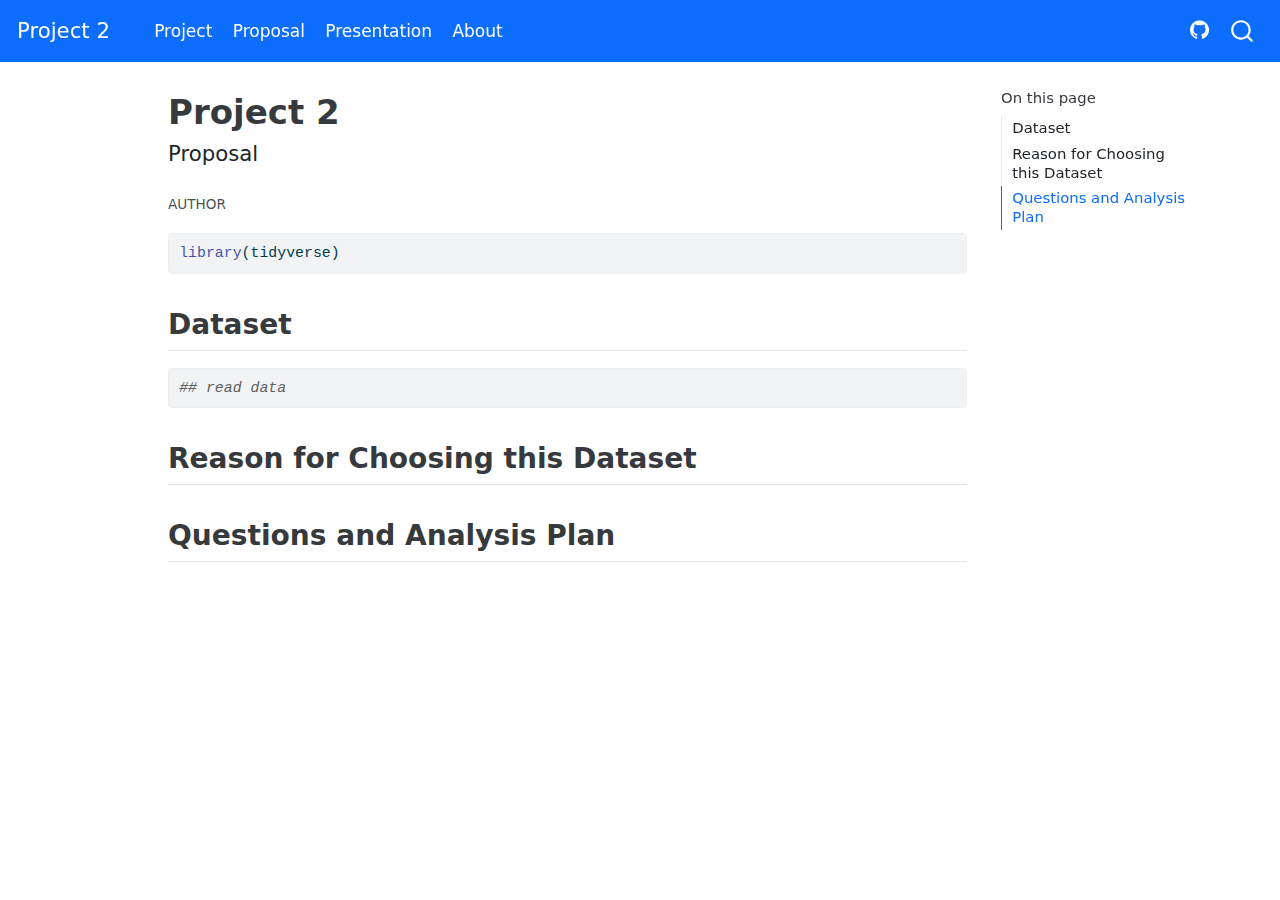
<file: _site/proposal.html>
<!DOCTYPE html>
<html xmlns="http://www.w3.org/1999/xhtml" lang="en" xml:lang="en"><head>

<meta charset="utf-8">
<meta name="generator" content="quarto-1.3.353">

<meta name="viewport" content="width=device-width, initial-scale=1.0, user-scalable=yes">


<title>Project 2</title>
<style>
code{white-space: pre-wrap;}
span.smallcaps{font-variant: small-caps;}
div.columns{display: flex; gap: min(4vw, 1.5em);}
div.column{flex: auto; overflow-x: auto;}
div.hanging-indent{margin-left: 1.5em; text-indent: -1.5em;}
ul.task-list{list-style: none;}
ul.task-list li input[type="checkbox"] {
  width: 0.8em;
  margin: 0 0.8em 0.2em -1em; /* quarto-specific, see https://github.com/quarto-dev/quarto-cli/issues/4556 */ 
  vertical-align: middle;
}
/* CSS for syntax highlighting */
pre > code.sourceCode { white-space: pre; position: relative; }
pre > code.sourceCode > span { display: inline-block; line-height: 1.25; }
pre > code.sourceCode > span:empty { height: 1.2em; }
.sourceCode { overflow: visible; }
code.sourceCode > span { color: inherit; text-decoration: inherit; }
div.sourceCode { margin: 1em 0; }
pre.sourceCode { margin: 0; }
@media screen {
div.sourceCode { overflow: auto; }
}
@media print {
pre > code.sourceCode { white-space: pre-wrap; }
pre > code.sourceCode > span { text-indent: -5em; padding-left: 5em; }
}
pre.numberSource code
  { counter-reset: source-line 0; }
pre.numberSource code > span
  { position: relative; left: -4em; counter-increment: source-line; }
pre.numberSource code > span > a:first-child::before
  { content: counter(source-line);
    position: relative; left: -1em; text-align: right; vertical-align: baseline;
    border: none; display: inline-block;
    -webkit-touch-callout: none; -webkit-user-select: none;
    -khtml-user-select: none; -moz-user-select: none;
    -ms-user-select: none; user-select: none;
    padding: 0 4px; width: 4em;
  }
pre.numberSource { margin-left: 3em;  padding-left: 4px; }
div.sourceCode
  {   }
@media screen {
pre > code.sourceCode > span > a:first-child::before { text-decoration: underline; }
}
</style>


<script src="site_libs/quarto-nav/quarto-nav.js"></script>
<script src="site_libs/quarto-nav/headroom.min.js"></script>
<script src="site_libs/clipboard/clipboard.min.js"></script>
<script src="site_libs/quarto-search/autocomplete.umd.js"></script>
<script src="site_libs/quarto-search/fuse.min.js"></script>
<script src="site_libs/quarto-search/quarto-search.js"></script>
<meta name="quarto:offset" content="./">
<script src="site_libs/quarto-html/quarto.js"></script>
<script src="site_libs/quarto-html/popper.min.js"></script>
<script src="site_libs/quarto-html/tippy.umd.min.js"></script>
<script src="site_libs/quarto-html/anchor.min.js"></script>
<link href="site_libs/quarto-html/tippy.css" rel="stylesheet">
<link href="site_libs/quarto-html/quarto-syntax-highlighting.css" rel="stylesheet" id="quarto-text-highlighting-styles">
<script src="site_libs/bootstrap/bootstrap.min.js"></script>
<link href="site_libs/bootstrap/bootstrap-icons.css" rel="stylesheet">
<link href="site_libs/bootstrap/bootstrap.min.css" rel="stylesheet" id="quarto-bootstrap" data-mode="light">
<script id="quarto-search-options" type="application/json">{
  "location": "navbar",
  "copy-button": false,
  "collapse-after": 3,
  "panel-placement": "end",
  "type": "overlay",
  "limit": 20,
  "language": {
    "search-no-results-text": "No results",
    "search-matching-documents-text": "matching documents",
    "search-copy-link-title": "Copy link to search",
    "search-hide-matches-text": "Hide additional matches",
    "search-more-match-text": "more match in this document",
    "search-more-matches-text": "more matches in this document",
    "search-clear-button-title": "Clear",
    "search-detached-cancel-button-title": "Cancel",
    "search-submit-button-title": "Submit"
  }
}</script>


</head>

<body class="nav-fixed">

<div id="quarto-search-results"></div>
  <header id="quarto-header" class="headroom fixed-top">
    <nav class="navbar navbar-expand-lg navbar-dark ">
      <div class="navbar-container container-fluid">
      <div class="navbar-brand-container">
    <a class="navbar-brand" href="./index.html">
    <span class="navbar-title">Project 2</span>
    </a>
  </div>
            <div id="quarto-search" class="" title="Search"></div>
          <button class="navbar-toggler" type="button" data-bs-toggle="collapse" data-bs-target="#navbarCollapse" aria-controls="navbarCollapse" aria-expanded="false" aria-label="Toggle navigation" onclick="if (window.quartoToggleHeadroom) { window.quartoToggleHeadroom(); }">
  <span class="navbar-toggler-icon"></span>
</button>
          <div class="collapse navbar-collapse" id="navbarCollapse">
            <ul class="navbar-nav navbar-nav-scroll me-auto">
  <li class="nav-item">
    <a class="nav-link" href="./index.html" rel="" target="">
 <span class="menu-text">Project</span></a>
  </li>  
  <li class="nav-item">
    <a class="nav-link active" href="./proposal.html" rel="" target="" aria-current="page">
 <span class="menu-text">Proposal</span></a>
  </li>  
  <li class="nav-item">
    <a class="nav-link" href="./presentation.html" rel="" target="">
 <span class="menu-text">Presentation</span></a>
  </li>  
  <li class="nav-item">
    <a class="nav-link" href="./about.html" rel="" target="">
 <span class="menu-text">About</span></a>
  </li>  
</ul>
            <ul class="navbar-nav navbar-nav-scroll ms-auto">
  <li class="nav-item compact">
    <a class="nav-link" href="https://github.com/math241s24/project-02" rel="" target=""><i class="bi bi-github" role="img">
</i> 
 <span class="menu-text"></span></a>
  </li>  
</ul>
            <div class="quarto-navbar-tools">
</div>
          </div> <!-- /navcollapse -->
      </div> <!-- /container-fluid -->
    </nav>
</header>
<!-- content -->
<div id="quarto-content" class="quarto-container page-columns page-rows-contents page-layout-article page-navbar">
<!-- sidebar -->
<!-- margin-sidebar -->
    <div id="quarto-margin-sidebar" class="sidebar margin-sidebar">
        <nav id="TOC" role="doc-toc" class="toc-active">
    <h2 id="toc-title">On this page</h2>
   
  <ul>
  <li><a href="#dataset" id="toc-dataset" class="nav-link active" data-scroll-target="#dataset">Dataset</a></li>
  <li><a href="#reason-for-choosing-this-dataset" id="toc-reason-for-choosing-this-dataset" class="nav-link" data-scroll-target="#reason-for-choosing-this-dataset">Reason for Choosing this Dataset</a></li>
  <li><a href="#questions-and-analysis-plan" id="toc-questions-and-analysis-plan" class="nav-link" data-scroll-target="#questions-and-analysis-plan">Questions and Analysis Plan</a></li>
  </ul>
</nav>
    </div>
<!-- main -->
<main class="content" id="quarto-document-content">

<header id="title-block-header" class="quarto-title-block default">
<div class="quarto-title">
<h1 class="title">Project 2</h1>
<p class="subtitle lead">Proposal</p>
</div>



<div class="quarto-title-meta">

    <div>
    <div class="quarto-title-meta-heading">Author</div>
    <div class="quarto-title-meta-contents">
             <p> </p>
          </div>
  </div>
    
  
    
  </div>
  

</header>

<div class="cell">
<div class="sourceCode cell-code" id="cb1"><pre class="sourceCode r code-with-copy"><code class="sourceCode r"><span id="cb1-1"><a href="#cb1-1" aria-hidden="true" tabindex="-1"></a><span class="fu">library</span>(tidyverse)</span></code><button title="Copy to Clipboard" class="code-copy-button"><i class="bi"></i></button></pre></div>
</div>
<section id="dataset" class="level2">
<h2 class="anchored" data-anchor-id="dataset">Dataset</h2>
<div class="cell">
<div class="sourceCode cell-code" id="cb2"><pre class="sourceCode r code-with-copy"><code class="sourceCode r"><span id="cb2-1"><a href="#cb2-1" aria-hidden="true" tabindex="-1"></a><span class="do">## read data </span></span></code><button title="Copy to Clipboard" class="code-copy-button"><i class="bi"></i></button></pre></div>
</div>
</section>
<section id="reason-for-choosing-this-dataset" class="level2">
<h2 class="anchored" data-anchor-id="reason-for-choosing-this-dataset">Reason for Choosing this Dataset</h2>
</section>
<section id="questions-and-analysis-plan" class="level2">
<h2 class="anchored" data-anchor-id="questions-and-analysis-plan">Questions and Analysis Plan</h2>


</section>

</main> <!-- /main -->
<script id="quarto-html-after-body" type="application/javascript">
window.document.addEventListener("DOMContentLoaded", function (event) {
  const toggleBodyColorMode = (bsSheetEl) => {
    const mode = bsSheetEl.getAttribute("data-mode");
    const bodyEl = window.document.querySelector("body");
    if (mode === "dark") {
      bodyEl.classList.add("quarto-dark");
      bodyEl.classList.remove("quarto-light");
    } else {
      bodyEl.classList.add("quarto-light");
      bodyEl.classList.remove("quarto-dark");
    }
  }
  const toggleBodyColorPrimary = () => {
    const bsSheetEl = window.document.querySelector("link#quarto-bootstrap");
    if (bsSheetEl) {
      toggleBodyColorMode(bsSheetEl);
    }
  }
  toggleBodyColorPrimary();  
  const icon = "";
  const anchorJS = new window.AnchorJS();
  anchorJS.options = {
    placement: 'right',
    icon: icon
  };
  anchorJS.add('.anchored');
  const isCodeAnnotation = (el) => {
    for (const clz of el.classList) {
      if (clz.startsWith('code-annotation-')) {                     
        return true;
      }
    }
    return false;
  }
  const clipboard = new window.ClipboardJS('.code-copy-button', {
    text: function(trigger) {
      const codeEl = trigger.previousElementSibling.cloneNode(true);
      for (const childEl of codeEl.children) {
        if (isCodeAnnotation(childEl)) {
          childEl.remove();
        }
      }
      return codeEl.innerText;
    }
  });
  clipboard.on('success', function(e) {
    // button target
    const button = e.trigger;
    // don't keep focus
    button.blur();
    // flash "checked"
    button.classList.add('code-copy-button-checked');
    var currentTitle = button.getAttribute("title");
    button.setAttribute("title", "Copied!");
    let tooltip;
    if (window.bootstrap) {
      button.setAttribute("data-bs-toggle", "tooltip");
      button.setAttribute("data-bs-placement", "left");
      button.setAttribute("data-bs-title", "Copied!");
      tooltip = new bootstrap.Tooltip(button, 
        { trigger: "manual", 
          customClass: "code-copy-button-tooltip",
          offset: [0, -8]});
      tooltip.show();    
    }
    setTimeout(function() {
      if (tooltip) {
        tooltip.hide();
        button.removeAttribute("data-bs-title");
        button.removeAttribute("data-bs-toggle");
        button.removeAttribute("data-bs-placement");
      }
      button.setAttribute("title", currentTitle);
      button.classList.remove('code-copy-button-checked');
    }, 1000);
    // clear code selection
    e.clearSelection();
  });
  function tippyHover(el, contentFn) {
    const config = {
      allowHTML: true,
      content: contentFn,
      maxWidth: 500,
      delay: 100,
      arrow: false,
      appendTo: function(el) {
          return el.parentElement;
      },
      interactive: true,
      interactiveBorder: 10,
      theme: 'quarto',
      placement: 'bottom-start'
    };
    window.tippy(el, config); 
  }
  const noterefs = window.document.querySelectorAll('a[role="doc-noteref"]');
  for (var i=0; i<noterefs.length; i++) {
    const ref = noterefs[i];
    tippyHover(ref, function() {
      // use id or data attribute instead here
      let href = ref.getAttribute('data-footnote-href') || ref.getAttribute('href');
      try { href = new URL(href).hash; } catch {}
      const id = href.replace(/^#\/?/, "");
      const note = window.document.getElementById(id);
      return note.innerHTML;
    });
  }
      let selectedAnnoteEl;
      const selectorForAnnotation = ( cell, annotation) => {
        let cellAttr = 'data-code-cell="' + cell + '"';
        let lineAttr = 'data-code-annotation="' +  annotation + '"';
        const selector = 'span[' + cellAttr + '][' + lineAttr + ']';
        return selector;
      }
      const selectCodeLines = (annoteEl) => {
        const doc = window.document;
        const targetCell = annoteEl.getAttribute("data-target-cell");
        const targetAnnotation = annoteEl.getAttribute("data-target-annotation");
        const annoteSpan = window.document.querySelector(selectorForAnnotation(targetCell, targetAnnotation));
        const lines = annoteSpan.getAttribute("data-code-lines").split(",");
        const lineIds = lines.map((line) => {
          return targetCell + "-" + line;
        })
        let top = null;
        let height = null;
        let parent = null;
        if (lineIds.length > 0) {
            //compute the position of the single el (top and bottom and make a div)
            const el = window.document.getElementById(lineIds[0]);
            top = el.offsetTop;
            height = el.offsetHeight;
            parent = el.parentElement.parentElement;
          if (lineIds.length > 1) {
            const lastEl = window.document.getElementById(lineIds[lineIds.length - 1]);
            const bottom = lastEl.offsetTop + lastEl.offsetHeight;
            height = bottom - top;
          }
          if (top !== null && height !== null && parent !== null) {
            // cook up a div (if necessary) and position it 
            let div = window.document.getElementById("code-annotation-line-highlight");
            if (div === null) {
              div = window.document.createElement("div");
              div.setAttribute("id", "code-annotation-line-highlight");
              div.style.position = 'absolute';
              parent.appendChild(div);
            }
            div.style.top = top - 2 + "px";
            div.style.height = height + 4 + "px";
            let gutterDiv = window.document.getElementById("code-annotation-line-highlight-gutter");
            if (gutterDiv === null) {
              gutterDiv = window.document.createElement("div");
              gutterDiv.setAttribute("id", "code-annotation-line-highlight-gutter");
              gutterDiv.style.position = 'absolute';
              const codeCell = window.document.getElementById(targetCell);
              const gutter = codeCell.querySelector('.code-annotation-gutter');
              gutter.appendChild(gutterDiv);
            }
            gutterDiv.style.top = top - 2 + "px";
            gutterDiv.style.height = height + 4 + "px";
          }
          selectedAnnoteEl = annoteEl;
        }
      };
      const unselectCodeLines = () => {
        const elementsIds = ["code-annotation-line-highlight", "code-annotation-line-highlight-gutter"];
        elementsIds.forEach((elId) => {
          const div = window.document.getElementById(elId);
          if (div) {
            div.remove();
          }
        });
        selectedAnnoteEl = undefined;
      };
      // Attach click handler to the DT
      const annoteDls = window.document.querySelectorAll('dt[data-target-cell]');
      for (const annoteDlNode of annoteDls) {
        annoteDlNode.addEventListener('click', (event) => {
          const clickedEl = event.target;
          if (clickedEl !== selectedAnnoteEl) {
            unselectCodeLines();
            const activeEl = window.document.querySelector('dt[data-target-cell].code-annotation-active');
            if (activeEl) {
              activeEl.classList.remove('code-annotation-active');
            }
            selectCodeLines(clickedEl);
            clickedEl.classList.add('code-annotation-active');
          } else {
            // Unselect the line
            unselectCodeLines();
            clickedEl.classList.remove('code-annotation-active');
          }
        });
      }
  const findCites = (el) => {
    const parentEl = el.parentElement;
    if (parentEl) {
      const cites = parentEl.dataset.cites;
      if (cites) {
        return {
          el,
          cites: cites.split(' ')
        };
      } else {
        return findCites(el.parentElement)
      }
    } else {
      return undefined;
    }
  };
  var bibliorefs = window.document.querySelectorAll('a[role="doc-biblioref"]');
  for (var i=0; i<bibliorefs.length; i++) {
    const ref = bibliorefs[i];
    const citeInfo = findCites(ref);
    if (citeInfo) {
      tippyHover(citeInfo.el, function() {
        var popup = window.document.createElement('div');
        citeInfo.cites.forEach(function(cite) {
          var citeDiv = window.document.createElement('div');
          citeDiv.classList.add('hanging-indent');
          citeDiv.classList.add('csl-entry');
          var biblioDiv = window.document.getElementById('ref-' + cite);
          if (biblioDiv) {
            citeDiv.innerHTML = biblioDiv.innerHTML;
          }
          popup.appendChild(citeDiv);
        });
        return popup.innerHTML;
      });
    }
  }
});
</script>
</div> <!-- /content -->



</body></html>
</file>
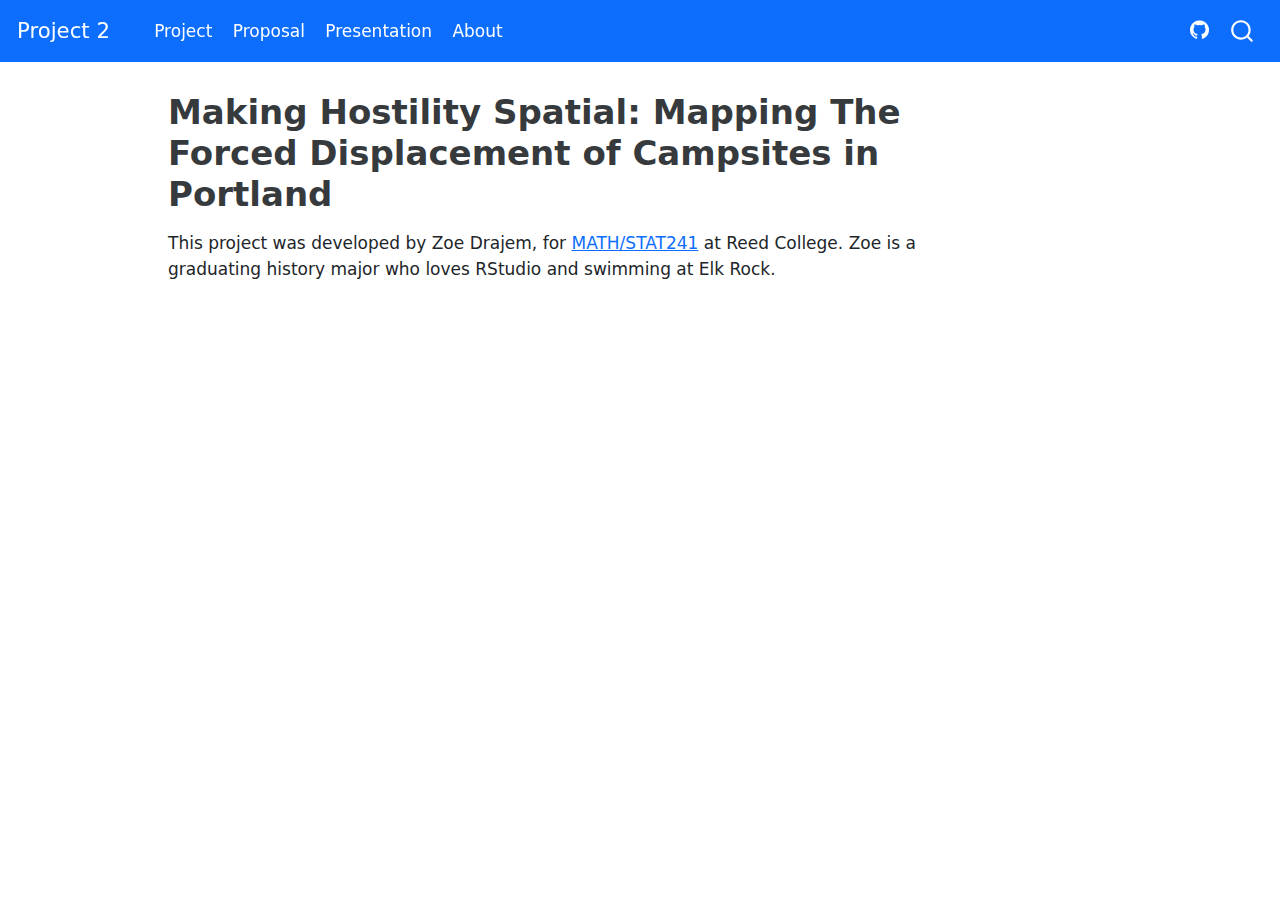
<file: docs/about.html>
<!DOCTYPE html>
<html xmlns="http://www.w3.org/1999/xhtml" lang="en" xml:lang="en"><head>

<meta charset="utf-8">
<meta name="generator" content="quarto-1.3.450">

<meta name="viewport" content="width=device-width, initial-scale=1.0, user-scalable=yes">


<title>Project 2 - Making Hostility Spatial: Mapping The Forced Displacement of Campsites in Portland</title>
<style>
code{white-space: pre-wrap;}
span.smallcaps{font-variant: small-caps;}
div.columns{display: flex; gap: min(4vw, 1.5em);}
div.column{flex: auto; overflow-x: auto;}
div.hanging-indent{margin-left: 1.5em; text-indent: -1.5em;}
ul.task-list{list-style: none;}
ul.task-list li input[type="checkbox"] {
  width: 0.8em;
  margin: 0 0.8em 0.2em -1em; /* quarto-specific, see https://github.com/quarto-dev/quarto-cli/issues/4556 */ 
  vertical-align: middle;
}
</style>


<script src="site_libs/quarto-nav/quarto-nav.js"></script>
<script src="site_libs/quarto-nav/headroom.min.js"></script>
<script src="site_libs/clipboard/clipboard.min.js"></script>
<script src="site_libs/quarto-search/autocomplete.umd.js"></script>
<script src="site_libs/quarto-search/fuse.min.js"></script>
<script src="site_libs/quarto-search/quarto-search.js"></script>
<meta name="quarto:offset" content="./">
<script src="site_libs/quarto-html/quarto.js"></script>
<script src="site_libs/quarto-html/popper.min.js"></script>
<script src="site_libs/quarto-html/tippy.umd.min.js"></script>
<script src="site_libs/quarto-html/anchor.min.js"></script>
<link href="site_libs/quarto-html/tippy.css" rel="stylesheet">
<link href="site_libs/quarto-html/quarto-syntax-highlighting.css" rel="stylesheet" id="quarto-text-highlighting-styles">
<script src="site_libs/bootstrap/bootstrap.min.js"></script>
<link href="site_libs/bootstrap/bootstrap-icons.css" rel="stylesheet">
<link href="site_libs/bootstrap/bootstrap.min.css" rel="stylesheet" id="quarto-bootstrap" data-mode="light">
<script id="quarto-search-options" type="application/json">{
  "location": "navbar",
  "copy-button": false,
  "collapse-after": 3,
  "panel-placement": "end",
  "type": "overlay",
  "limit": 20,
  "language": {
    "search-no-results-text": "No results",
    "search-matching-documents-text": "matching documents",
    "search-copy-link-title": "Copy link to search",
    "search-hide-matches-text": "Hide additional matches",
    "search-more-match-text": "more match in this document",
    "search-more-matches-text": "more matches in this document",
    "search-clear-button-title": "Clear",
    "search-detached-cancel-button-title": "Cancel",
    "search-submit-button-title": "Submit",
    "search-label": "Search"
  }
}</script>


</head>

<body class="nav-fixed">

<div id="quarto-search-results"></div>
  <header id="quarto-header" class="headroom fixed-top">
    <nav class="navbar navbar-expand-lg navbar-dark ">
      <div class="navbar-container container-fluid">
      <div class="navbar-brand-container">
    <a class="navbar-brand" href="./index.html">
    <span class="navbar-title">Project 2</span>
    </a>
  </div>
            <div id="quarto-search" class="" title="Search"></div>
          <button class="navbar-toggler" type="button" data-bs-toggle="collapse" data-bs-target="#navbarCollapse" aria-controls="navbarCollapse" aria-expanded="false" aria-label="Toggle navigation" onclick="if (window.quartoToggleHeadroom) { window.quartoToggleHeadroom(); }">
  <span class="navbar-toggler-icon"></span>
</button>
          <div class="collapse navbar-collapse" id="navbarCollapse">
            <ul class="navbar-nav navbar-nav-scroll me-auto">
  <li class="nav-item">
    <a class="nav-link" href="./index.html" rel="" target="">
 <span class="menu-text">Project</span></a>
  </li>  
  <li class="nav-item">
    <a class="nav-link" href="./proposal.html" rel="" target="">
 <span class="menu-text">Proposal</span></a>
  </li>  
  <li class="nav-item">
    <a class="nav-link" href="./presentation.html" rel="" target="">
 <span class="menu-text">Presentation</span></a>
  </li>  
  <li class="nav-item">
    <a class="nav-link active" href="./about.html" rel="" target="" aria-current="page">
 <span class="menu-text">About</span></a>
  </li>  
</ul>
            <ul class="navbar-nav navbar-nav-scroll ms-auto">
  <li class="nav-item compact">
    <a class="nav-link" href="https://github.com/math241s24/project-02" rel="" target=""><i class="bi bi-github" role="img">
</i> 
 <span class="menu-text"></span></a>
  </li>  
</ul>
            <div class="quarto-navbar-tools">
</div>
          </div> <!-- /navcollapse -->
      </div> <!-- /container-fluid -->
    </nav>
</header>
<!-- content -->
<div id="quarto-content" class="quarto-container page-columns page-rows-contents page-layout-article page-navbar">
<!-- sidebar -->
<!-- margin-sidebar -->
    <div id="quarto-margin-sidebar" class="sidebar margin-sidebar">
        
    </div>
<!-- main -->
<main class="content" id="quarto-document-content">

<header id="title-block-header" class="quarto-title-block default">
<div class="quarto-title">
<h1 class="title">Making Hostility Spatial: Mapping The Forced Displacement of Campsites in Portland</h1>
</div>



<div class="quarto-title-meta">

    
  
    
  </div>
  

</header>

<p>This project was developed by Zoe Drajem, for <a href="https://aallorant.github.io/math241s24/">MATH/STAT241</a> at Reed College. Zoe is a graduating history major who loves RStudio and swimming at Elk Rock.</p>



</main> <!-- /main -->
<script id="quarto-html-after-body" type="application/javascript">
window.document.addEventListener("DOMContentLoaded", function (event) {
  const toggleBodyColorMode = (bsSheetEl) => {
    const mode = bsSheetEl.getAttribute("data-mode");
    const bodyEl = window.document.querySelector("body");
    if (mode === "dark") {
      bodyEl.classList.add("quarto-dark");
      bodyEl.classList.remove("quarto-light");
    } else {
      bodyEl.classList.add("quarto-light");
      bodyEl.classList.remove("quarto-dark");
    }
  }
  const toggleBodyColorPrimary = () => {
    const bsSheetEl = window.document.querySelector("link#quarto-bootstrap");
    if (bsSheetEl) {
      toggleBodyColorMode(bsSheetEl);
    }
  }
  toggleBodyColorPrimary();  
  const icon = "";
  const anchorJS = new window.AnchorJS();
  anchorJS.options = {
    placement: 'right',
    icon: icon
  };
  anchorJS.add('.anchored');
  const isCodeAnnotation = (el) => {
    for (const clz of el.classList) {
      if (clz.startsWith('code-annotation-')) {                     
        return true;
      }
    }
    return false;
  }
  const clipboard = new window.ClipboardJS('.code-copy-button', {
    text: function(trigger) {
      const codeEl = trigger.previousElementSibling.cloneNode(true);
      for (const childEl of codeEl.children) {
        if (isCodeAnnotation(childEl)) {
          childEl.remove();
        }
      }
      return codeEl.innerText;
    }
  });
  clipboard.on('success', function(e) {
    // button target
    const button = e.trigger;
    // don't keep focus
    button.blur();
    // flash "checked"
    button.classList.add('code-copy-button-checked');
    var currentTitle = button.getAttribute("title");
    button.setAttribute("title", "Copied!");
    let tooltip;
    if (window.bootstrap) {
      button.setAttribute("data-bs-toggle", "tooltip");
      button.setAttribute("data-bs-placement", "left");
      button.setAttribute("data-bs-title", "Copied!");
      tooltip = new bootstrap.Tooltip(button, 
        { trigger: "manual", 
          customClass: "code-copy-button-tooltip",
          offset: [0, -8]});
      tooltip.show();    
    }
    setTimeout(function() {
      if (tooltip) {
        tooltip.hide();
        button.removeAttribute("data-bs-title");
        button.removeAttribute("data-bs-toggle");
        button.removeAttribute("data-bs-placement");
      }
      button.setAttribute("title", currentTitle);
      button.classList.remove('code-copy-button-checked');
    }, 1000);
    // clear code selection
    e.clearSelection();
  });
  function tippyHover(el, contentFn) {
    const config = {
      allowHTML: true,
      content: contentFn,
      maxWidth: 500,
      delay: 100,
      arrow: false,
      appendTo: function(el) {
          return el.parentElement;
      },
      interactive: true,
      interactiveBorder: 10,
      theme: 'quarto',
      placement: 'bottom-start'
    };
    window.tippy(el, config); 
  }
  const noterefs = window.document.querySelectorAll('a[role="doc-noteref"]');
  for (var i=0; i<noterefs.length; i++) {
    const ref = noterefs[i];
    tippyHover(ref, function() {
      // use id or data attribute instead here
      let href = ref.getAttribute('data-footnote-href') || ref.getAttribute('href');
      try { href = new URL(href).hash; } catch {}
      const id = href.replace(/^#\/?/, "");
      const note = window.document.getElementById(id);
      return note.innerHTML;
    });
  }
      let selectedAnnoteEl;
      const selectorForAnnotation = ( cell, annotation) => {
        let cellAttr = 'data-code-cell="' + cell + '"';
        let lineAttr = 'data-code-annotation="' +  annotation + '"';
        const selector = 'span[' + cellAttr + '][' + lineAttr + ']';
        return selector;
      }
      const selectCodeLines = (annoteEl) => {
        const doc = window.document;
        const targetCell = annoteEl.getAttribute("data-target-cell");
        const targetAnnotation = annoteEl.getAttribute("data-target-annotation");
        const annoteSpan = window.document.querySelector(selectorForAnnotation(targetCell, targetAnnotation));
        const lines = annoteSpan.getAttribute("data-code-lines").split(",");
        const lineIds = lines.map((line) => {
          return targetCell + "-" + line;
        })
        let top = null;
        let height = null;
        let parent = null;
        if (lineIds.length > 0) {
            //compute the position of the single el (top and bottom and make a div)
            const el = window.document.getElementById(lineIds[0]);
            top = el.offsetTop;
            height = el.offsetHeight;
            parent = el.parentElement.parentElement;
          if (lineIds.length > 1) {
            const lastEl = window.document.getElementById(lineIds[lineIds.length - 1]);
            const bottom = lastEl.offsetTop + lastEl.offsetHeight;
            height = bottom - top;
          }
          if (top !== null && height !== null && parent !== null) {
            // cook up a div (if necessary) and position it 
            let div = window.document.getElementById("code-annotation-line-highlight");
            if (div === null) {
              div = window.document.createElement("div");
              div.setAttribute("id", "code-annotation-line-highlight");
              div.style.position = 'absolute';
              parent.appendChild(div);
            }
            div.style.top = top - 2 + "px";
            div.style.height = height + 4 + "px";
            let gutterDiv = window.document.getElementById("code-annotation-line-highlight-gutter");
            if (gutterDiv === null) {
              gutterDiv = window.document.createElement("div");
              gutterDiv.setAttribute("id", "code-annotation-line-highlight-gutter");
              gutterDiv.style.position = 'absolute';
              const codeCell = window.document.getElementById(targetCell);
              const gutter = codeCell.querySelector('.code-annotation-gutter');
              gutter.appendChild(gutterDiv);
            }
            gutterDiv.style.top = top - 2 + "px";
            gutterDiv.style.height = height + 4 + "px";
          }
          selectedAnnoteEl = annoteEl;
        }
      };
      const unselectCodeLines = () => {
        const elementsIds = ["code-annotation-line-highlight", "code-annotation-line-highlight-gutter"];
        elementsIds.forEach((elId) => {
          const div = window.document.getElementById(elId);
          if (div) {
            div.remove();
          }
        });
        selectedAnnoteEl = undefined;
      };
      // Attach click handler to the DT
      const annoteDls = window.document.querySelectorAll('dt[data-target-cell]');
      for (const annoteDlNode of annoteDls) {
        annoteDlNode.addEventListener('click', (event) => {
          const clickedEl = event.target;
          if (clickedEl !== selectedAnnoteEl) {
            unselectCodeLines();
            const activeEl = window.document.querySelector('dt[data-target-cell].code-annotation-active');
            if (activeEl) {
              activeEl.classList.remove('code-annotation-active');
            }
            selectCodeLines(clickedEl);
            clickedEl.classList.add('code-annotation-active');
          } else {
            // Unselect the line
            unselectCodeLines();
            clickedEl.classList.remove('code-annotation-active');
          }
        });
      }
  const findCites = (el) => {
    const parentEl = el.parentElement;
    if (parentEl) {
      const cites = parentEl.dataset.cites;
      if (cites) {
        return {
          el,
          cites: cites.split(' ')
        };
      } else {
        return findCites(el.parentElement)
      }
    } else {
      return undefined;
    }
  };
  var bibliorefs = window.document.querySelectorAll('a[role="doc-biblioref"]');
  for (var i=0; i<bibliorefs.length; i++) {
    const ref = bibliorefs[i];
    const citeInfo = findCites(ref);
    if (citeInfo) {
      tippyHover(citeInfo.el, function() {
        var popup = window.document.createElement('div');
        citeInfo.cites.forEach(function(cite) {
          var citeDiv = window.document.createElement('div');
          citeDiv.classList.add('hanging-indent');
          citeDiv.classList.add('csl-entry');
          var biblioDiv = window.document.getElementById('ref-' + cite);
          if (biblioDiv) {
            citeDiv.innerHTML = biblioDiv.innerHTML;
          }
          popup.appendChild(citeDiv);
        });
        return popup.innerHTML;
      });
    }
  }
});
</script>
</div> <!-- /content -->



</body></html>
</file>
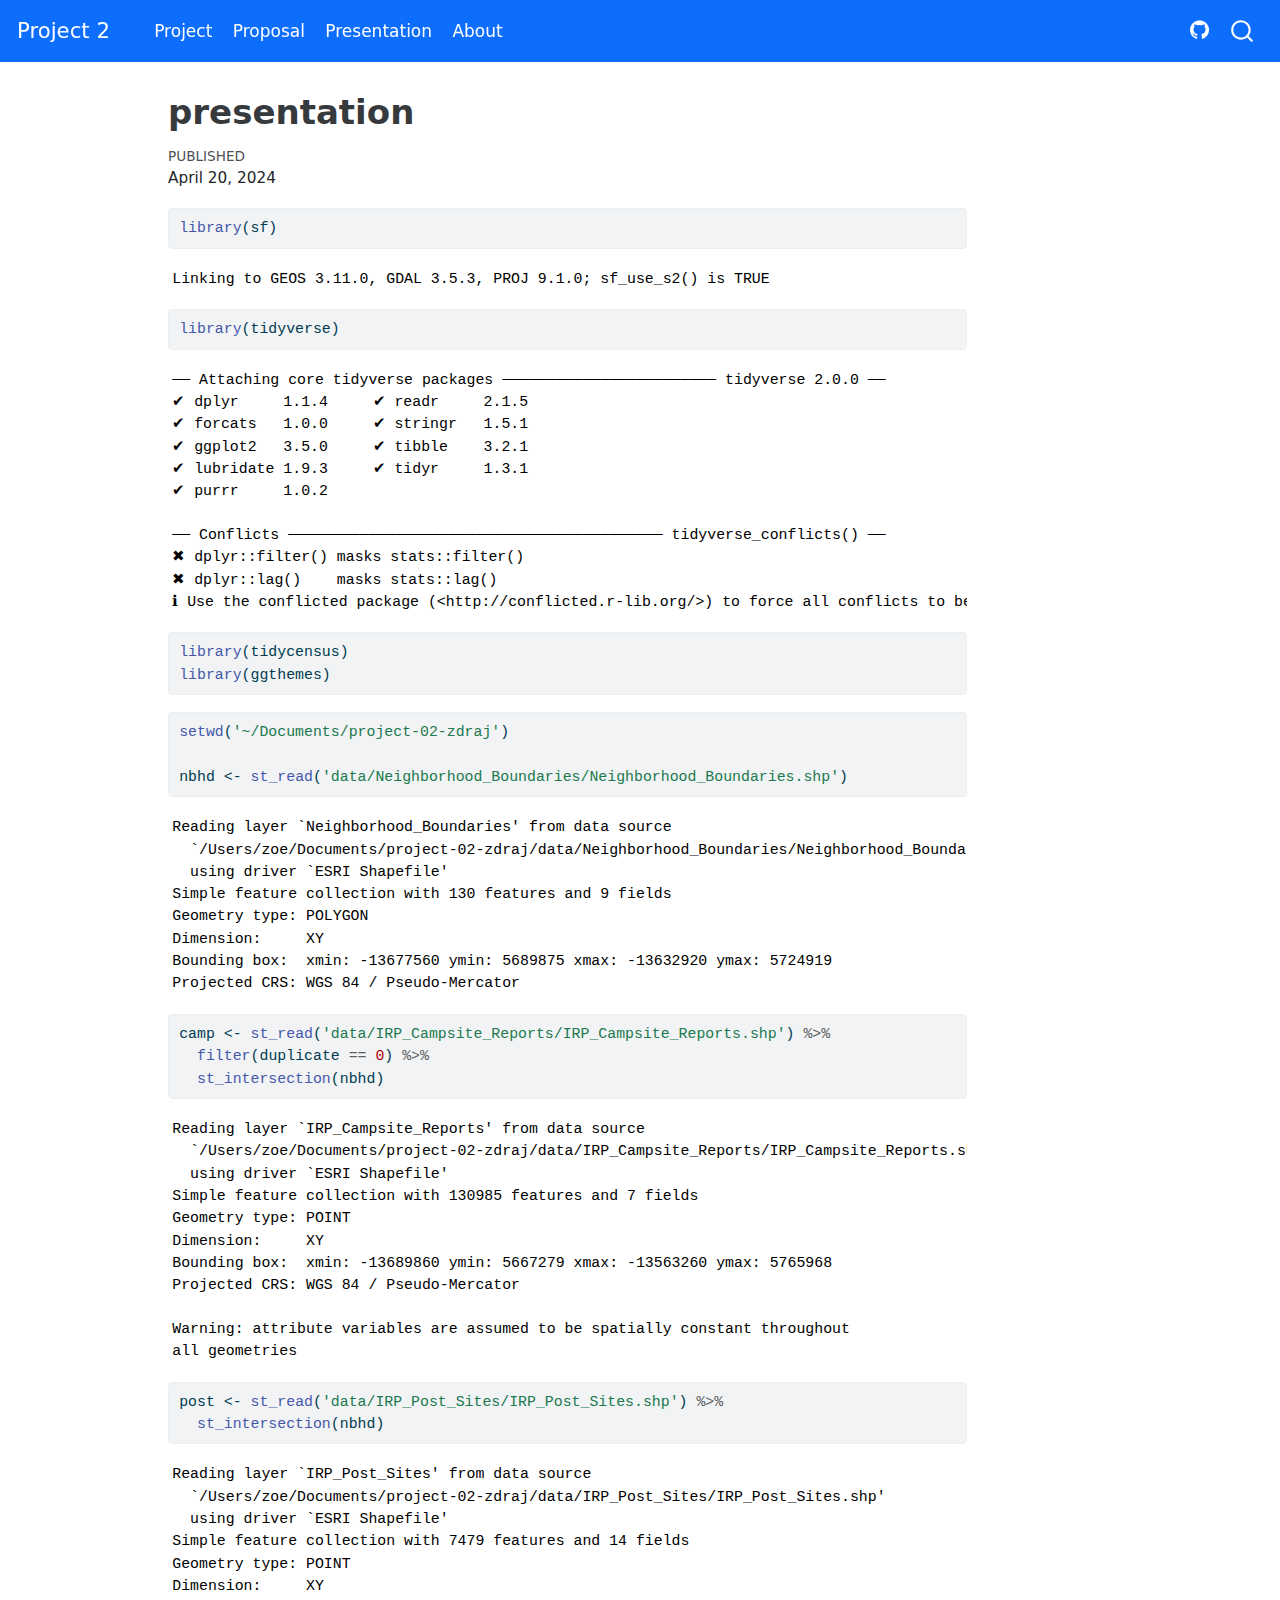
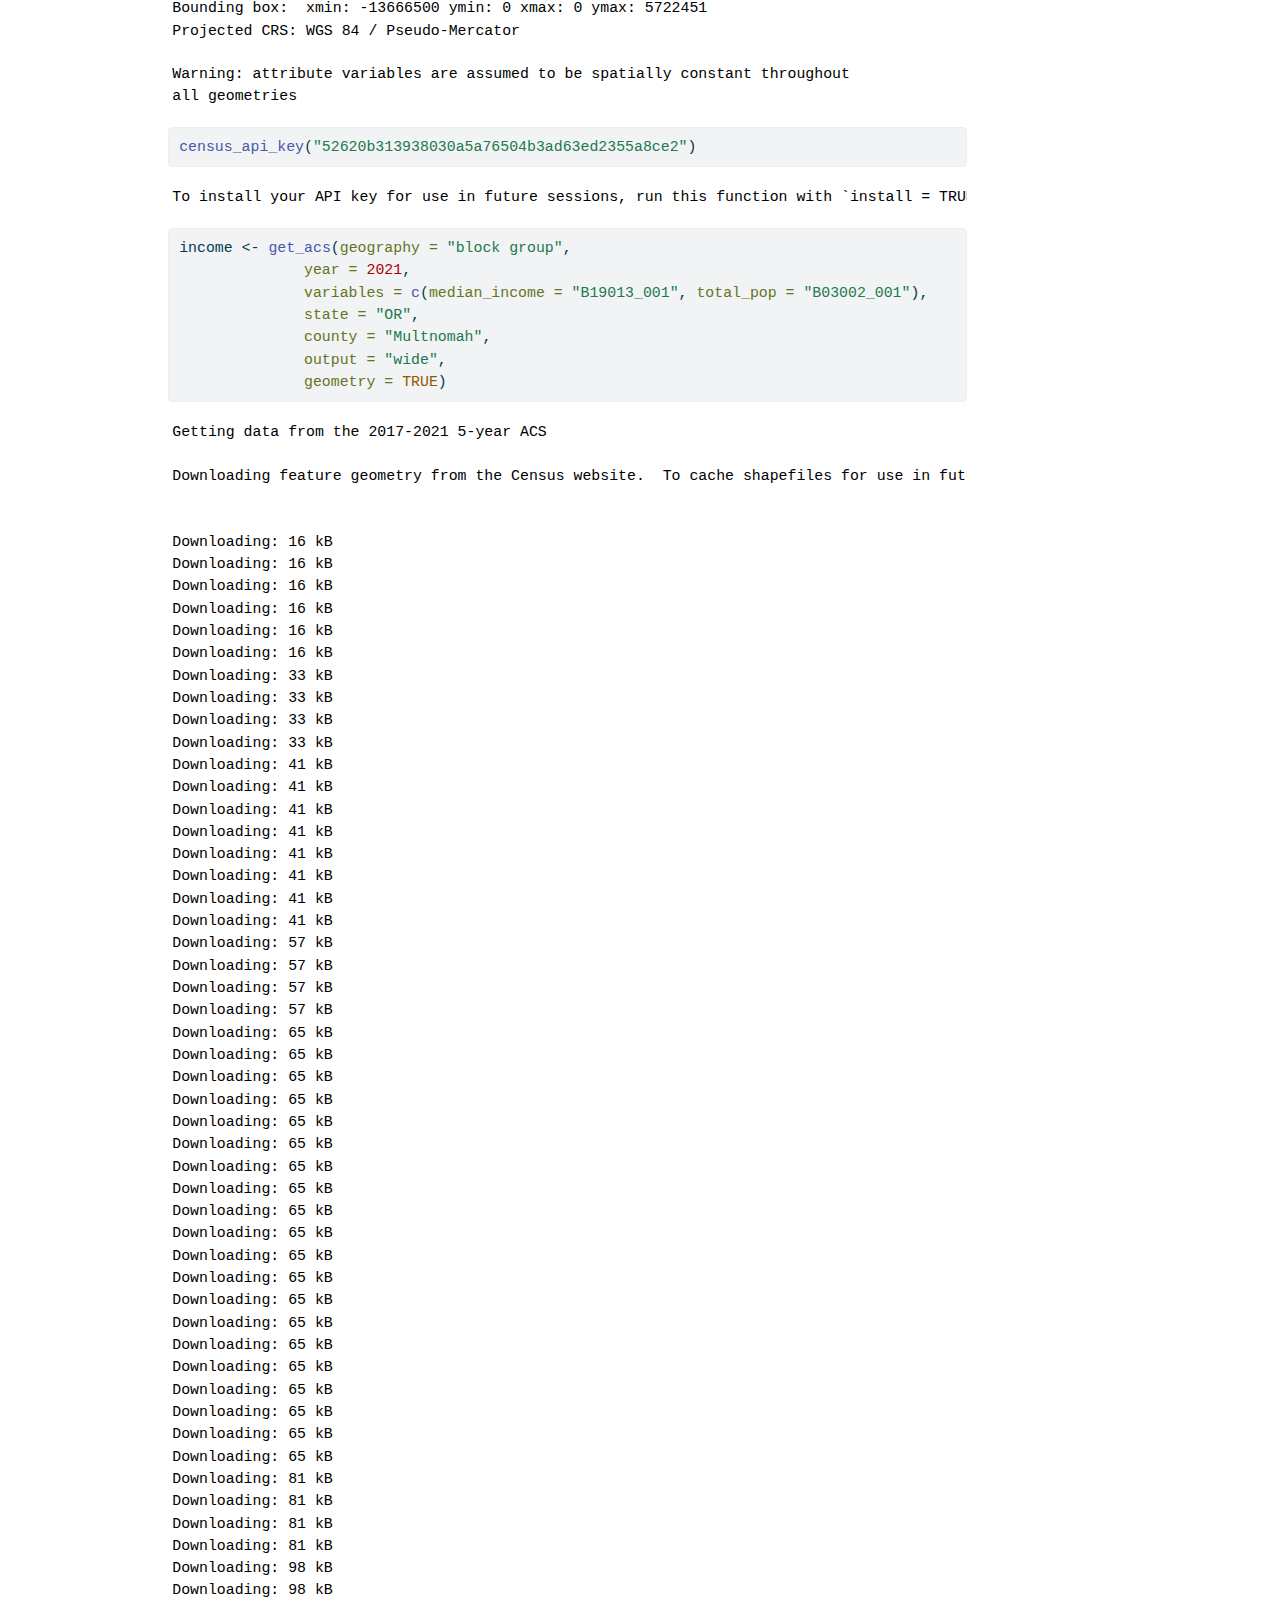
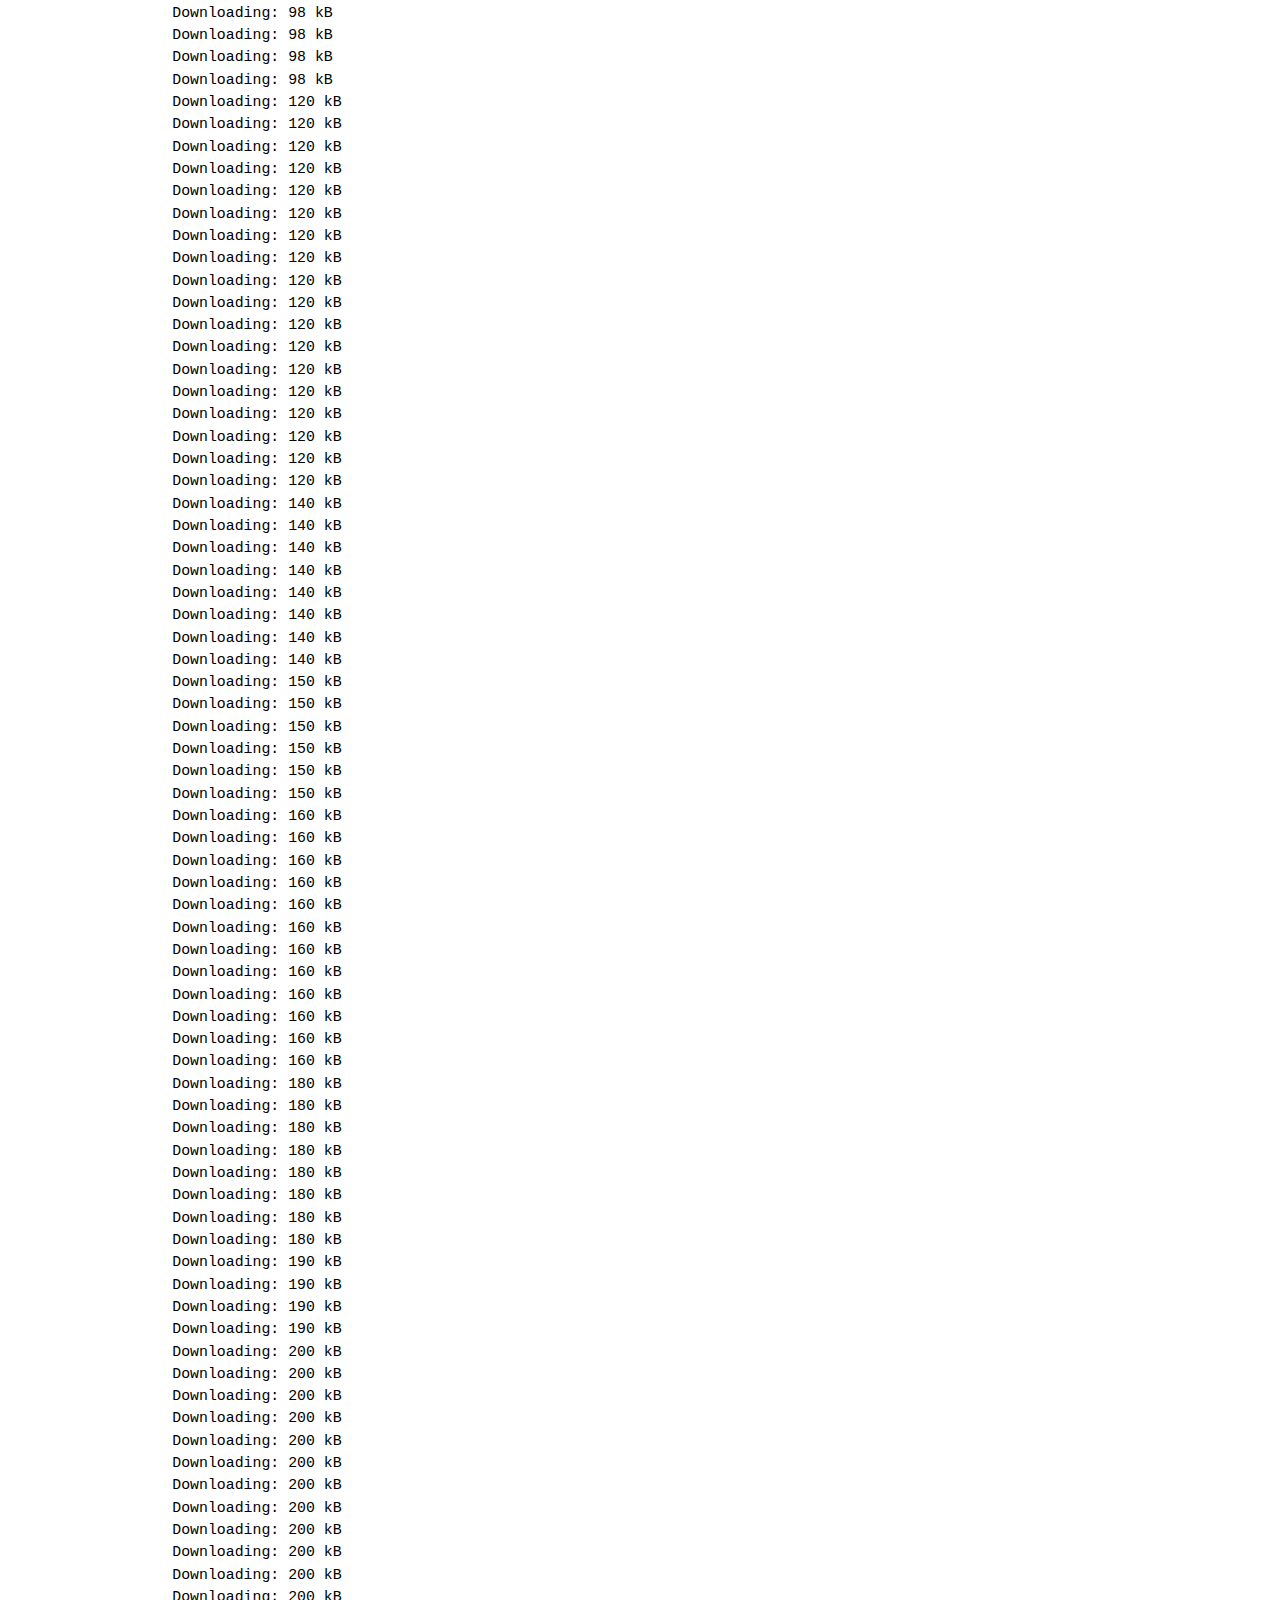
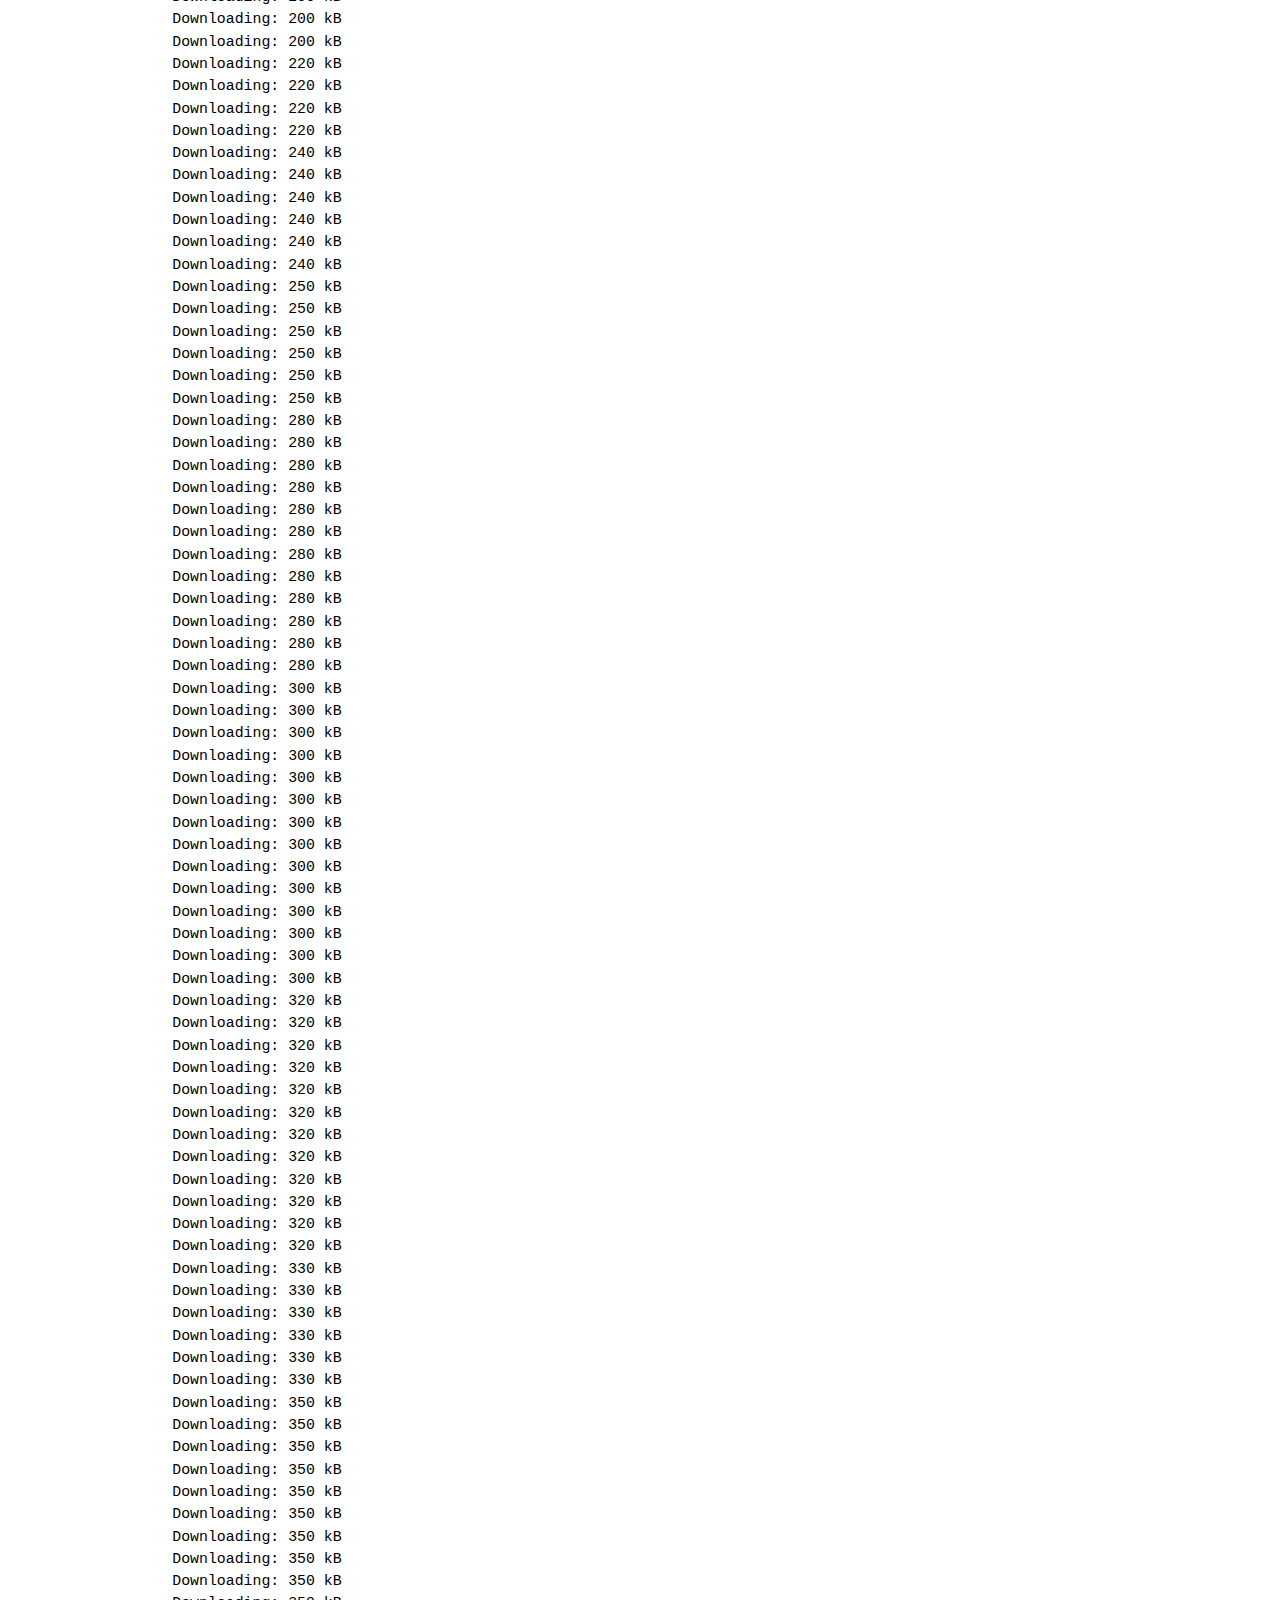
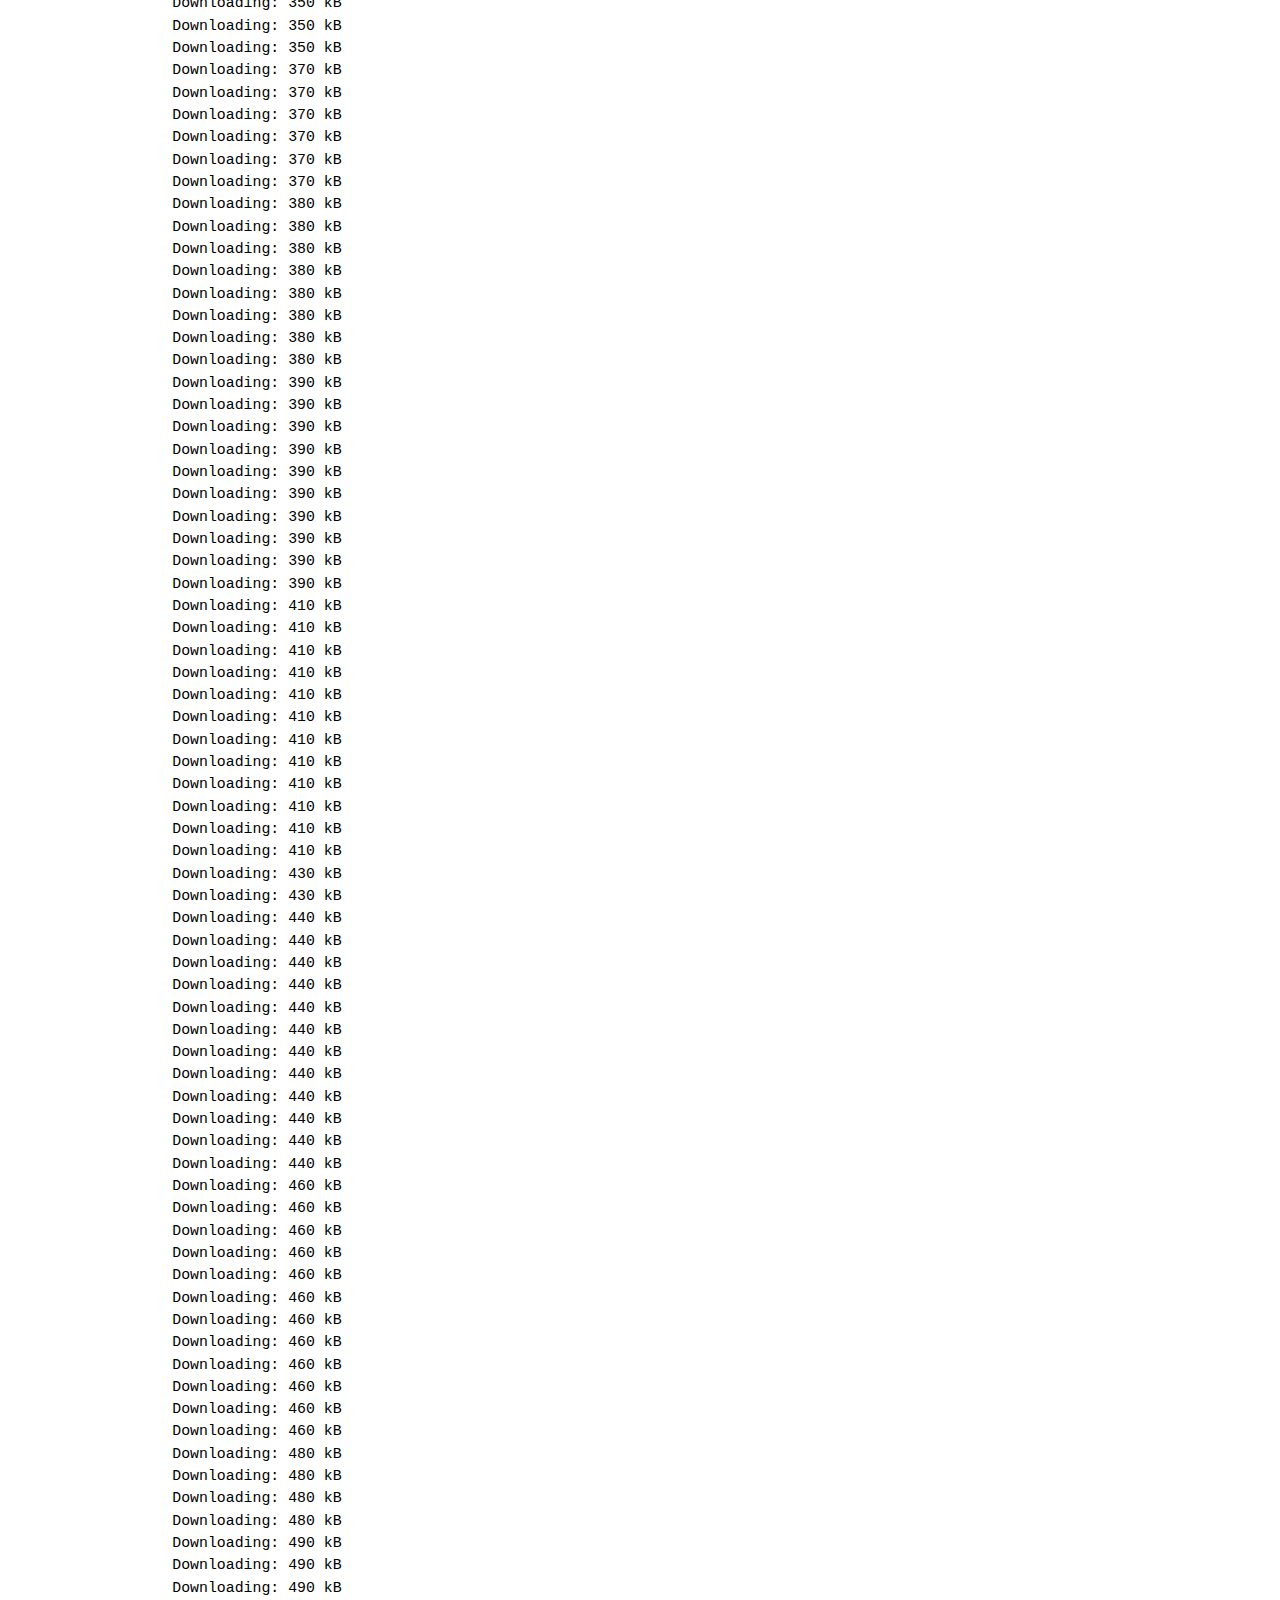
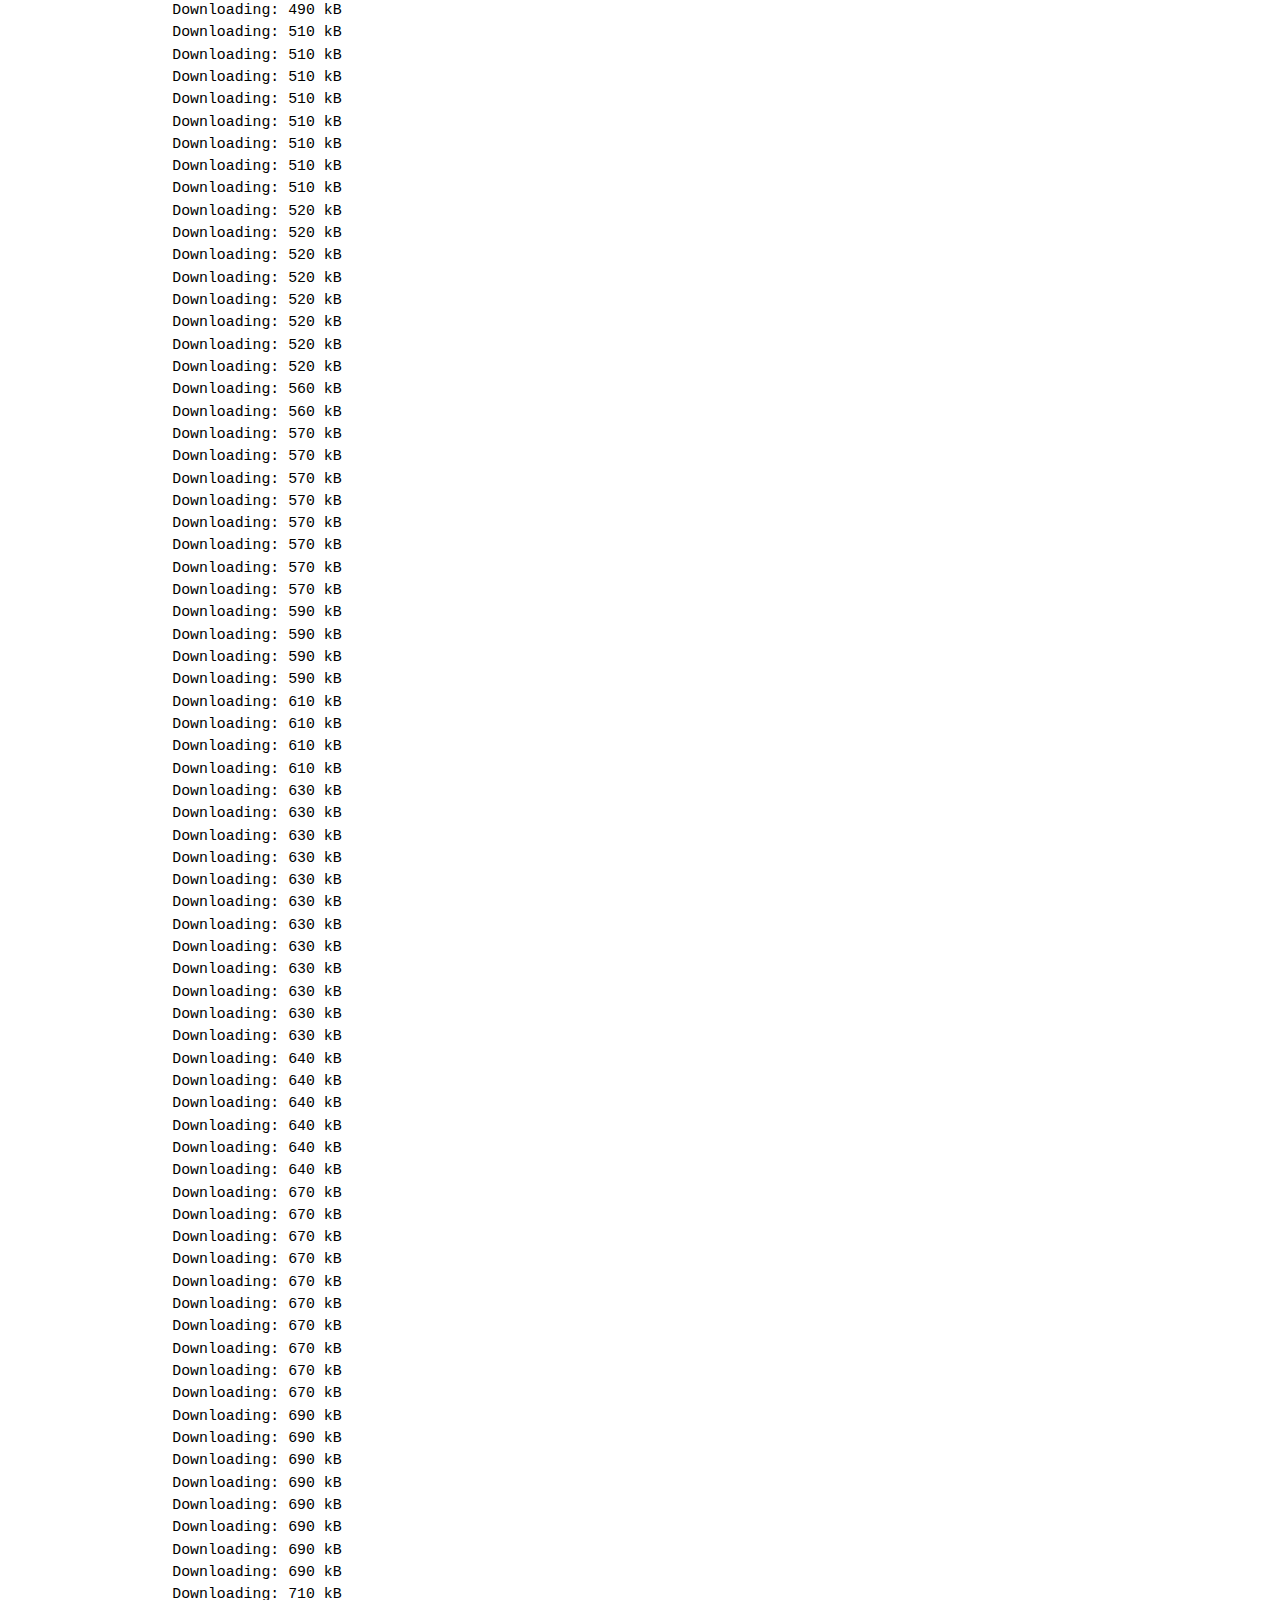
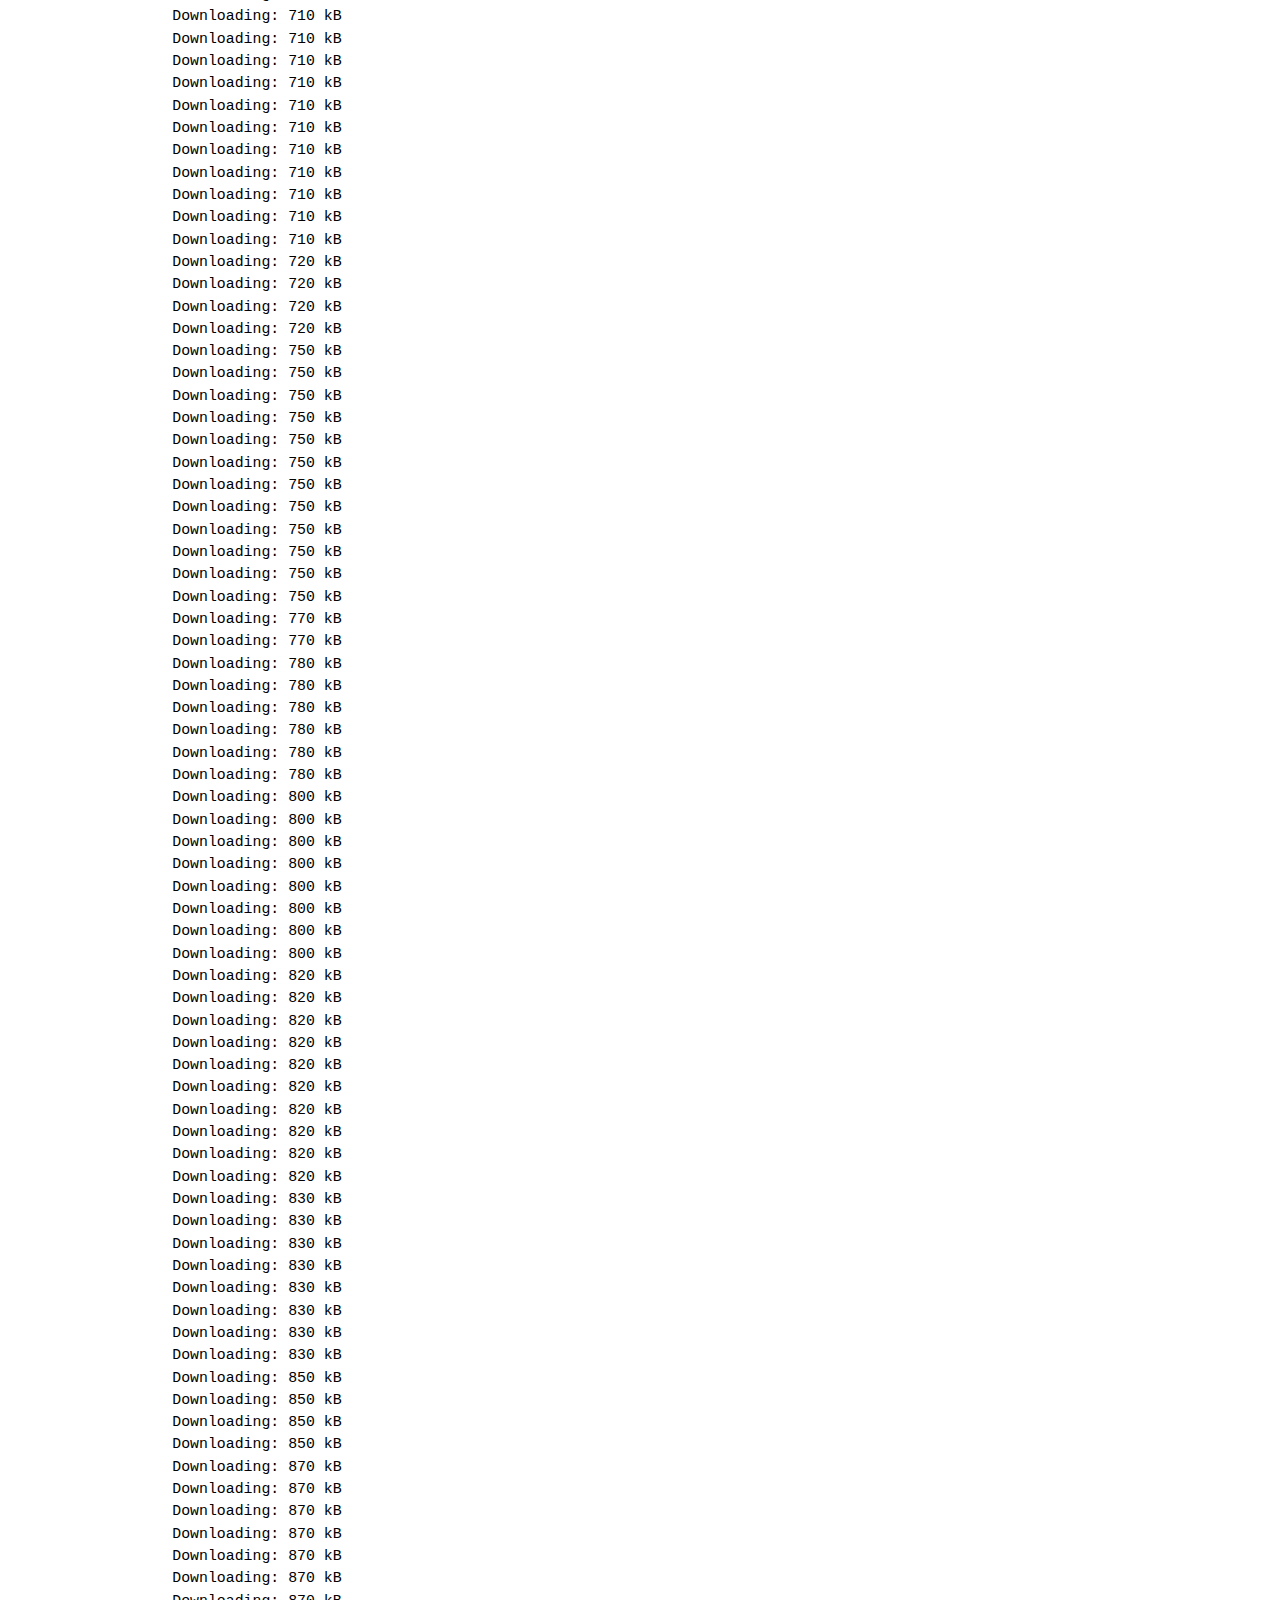
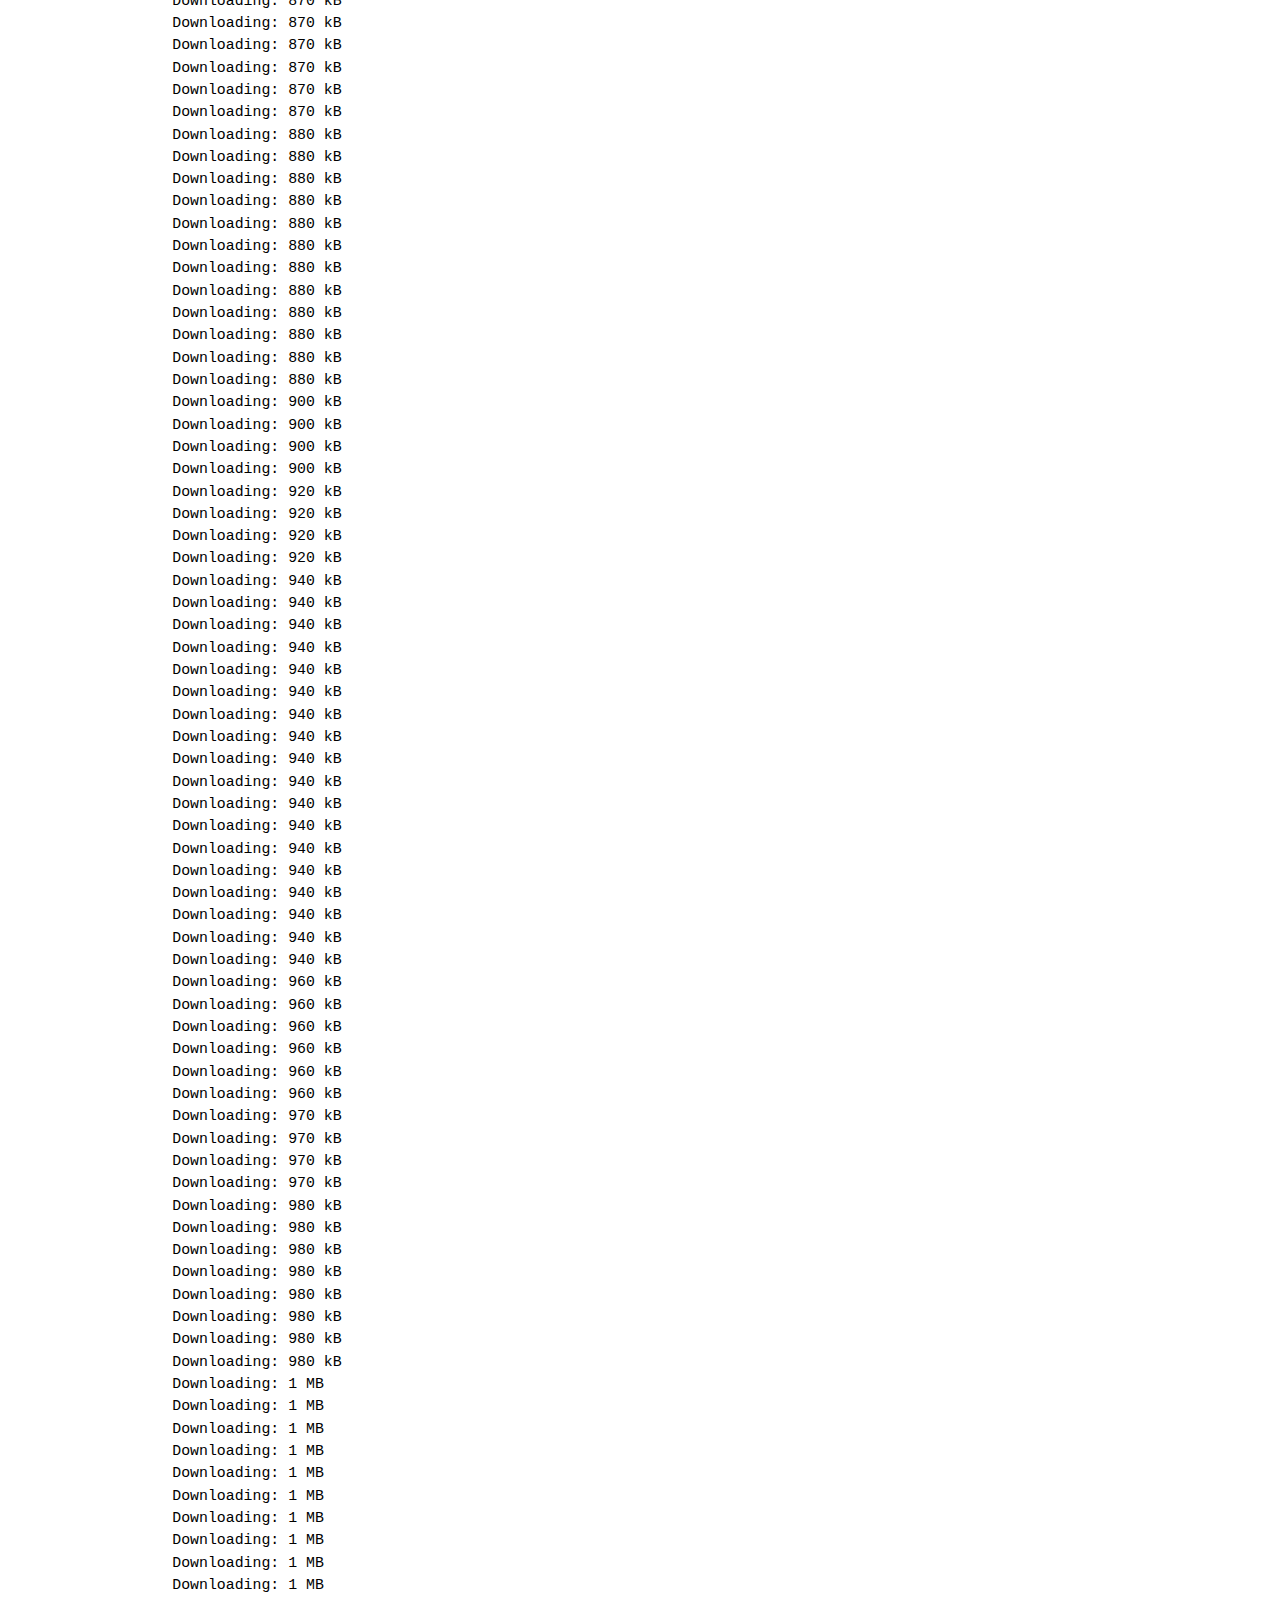
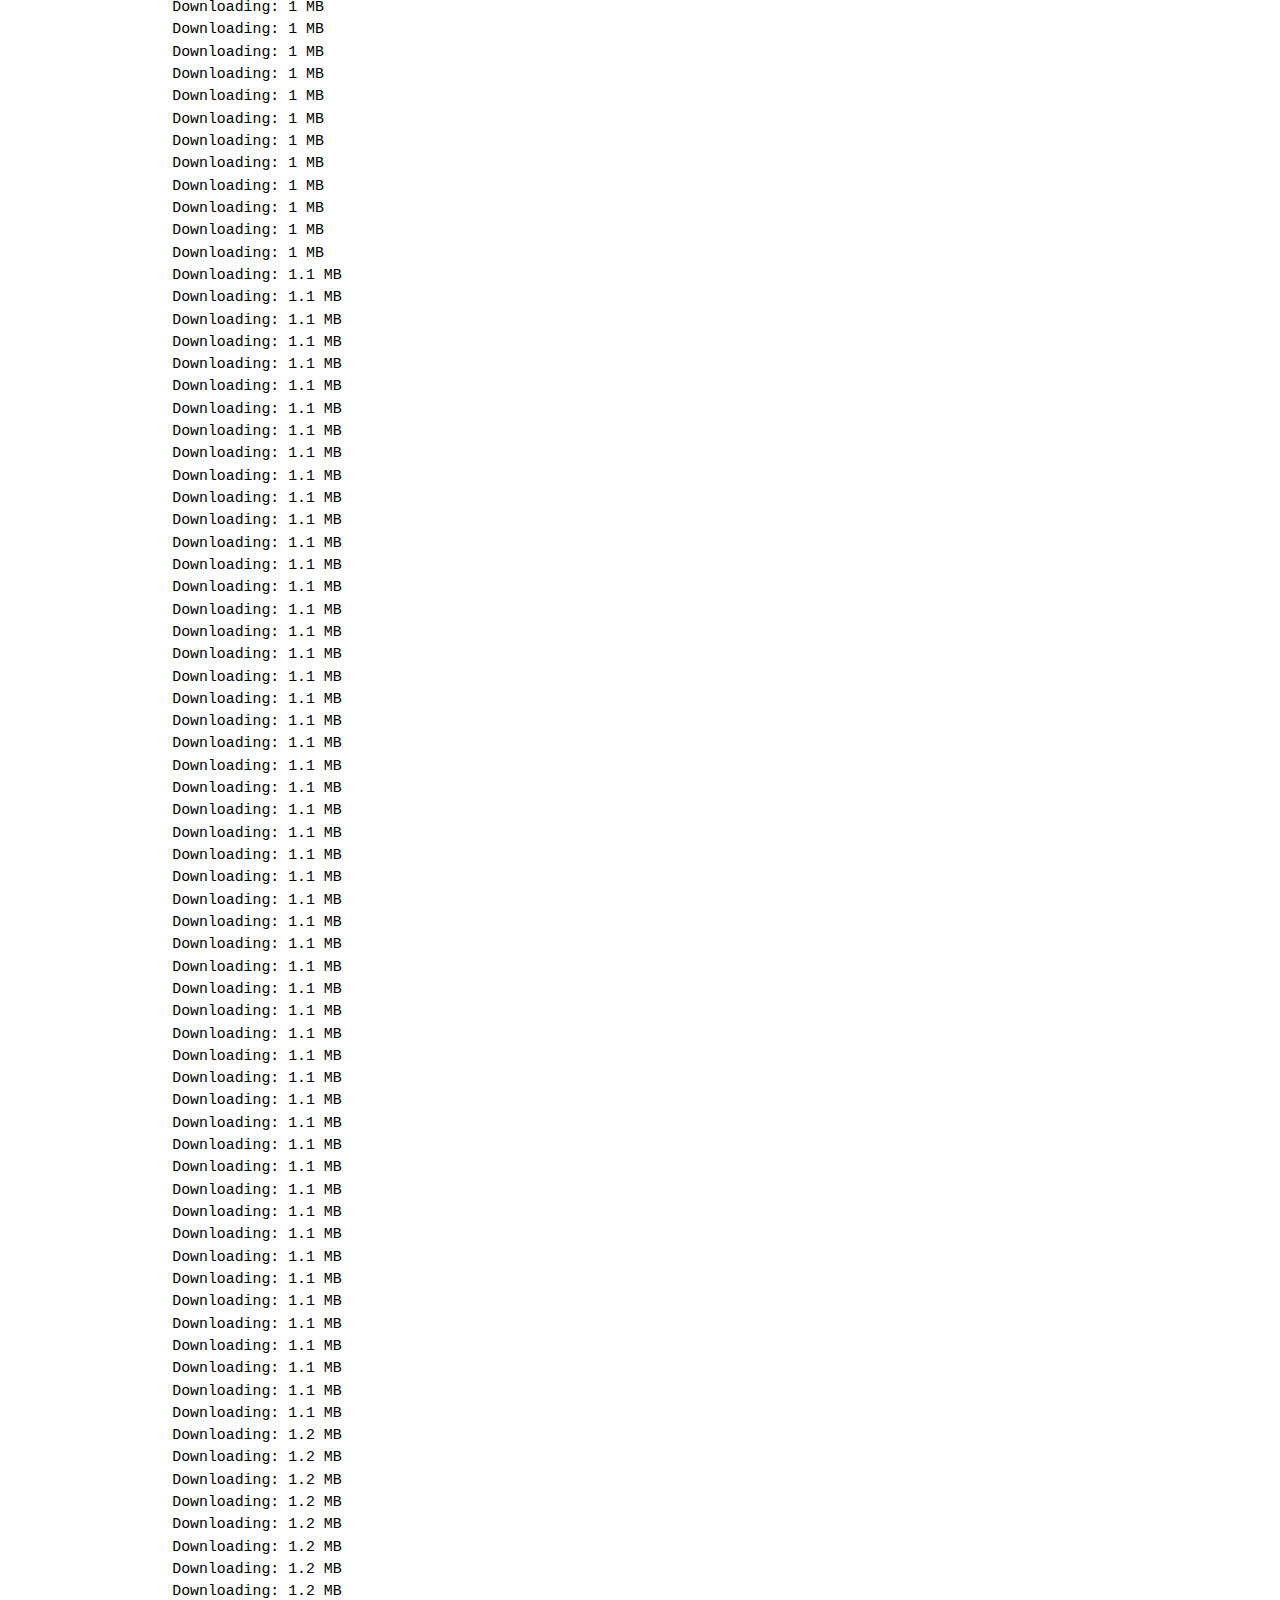
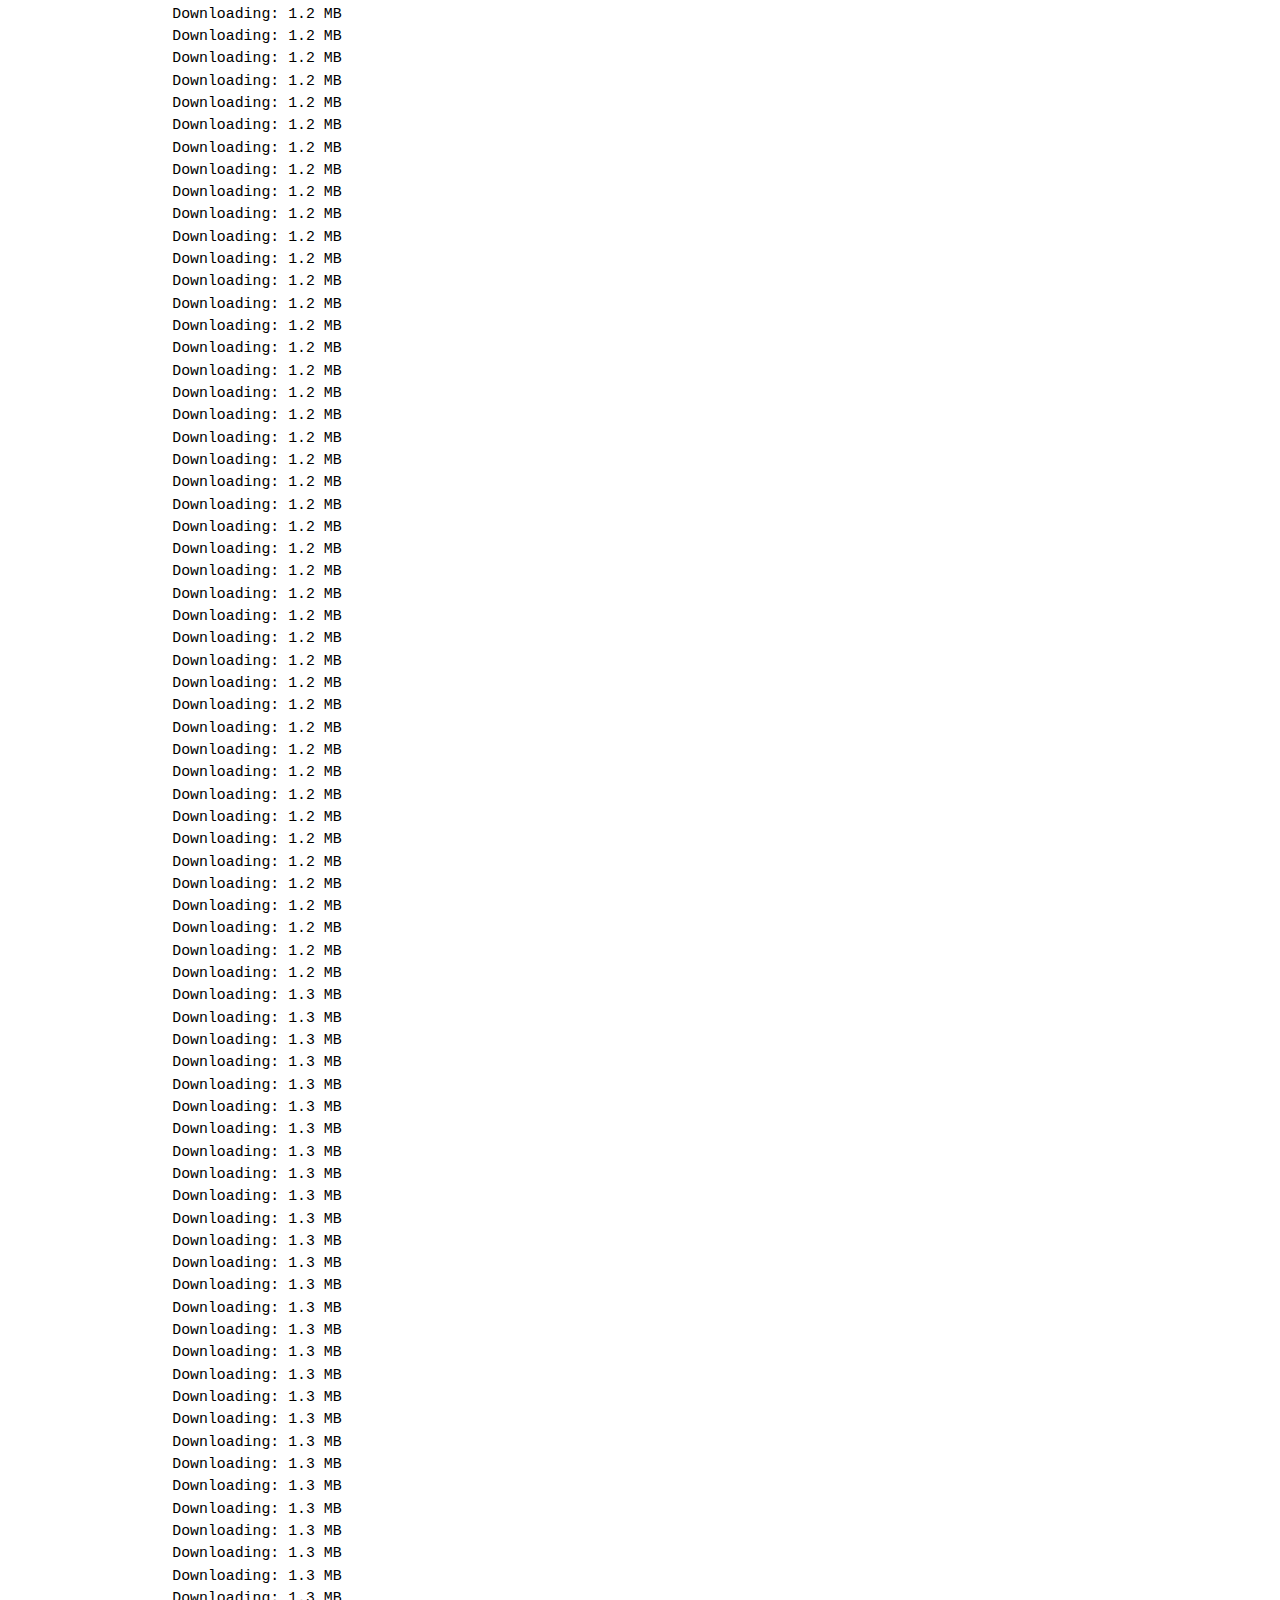
<file: docs/project.html>
<!DOCTYPE html>
<html xmlns="http://www.w3.org/1999/xhtml" lang="en" xml:lang="en"><head>

<meta charset="utf-8">
<meta name="generator" content="quarto-1.3.450">

<meta name="viewport" content="width=device-width, initial-scale=1.0, user-scalable=yes">

<meta name="dcterms.date" content="2024-04-20">

<title>Project 2 - presentation</title>
<style>
code{white-space: pre-wrap;}
span.smallcaps{font-variant: small-caps;}
div.columns{display: flex; gap: min(4vw, 1.5em);}
div.column{flex: auto; overflow-x: auto;}
div.hanging-indent{margin-left: 1.5em; text-indent: -1.5em;}
ul.task-list{list-style: none;}
ul.task-list li input[type="checkbox"] {
  width: 0.8em;
  margin: 0 0.8em 0.2em -1em; /* quarto-specific, see https://github.com/quarto-dev/quarto-cli/issues/4556 */ 
  vertical-align: middle;
}
/* CSS for syntax highlighting */
pre > code.sourceCode { white-space: pre; position: relative; }
pre > code.sourceCode > span { display: inline-block; line-height: 1.25; }
pre > code.sourceCode > span:empty { height: 1.2em; }
.sourceCode { overflow: visible; }
code.sourceCode > span { color: inherit; text-decoration: inherit; }
div.sourceCode { margin: 1em 0; }
pre.sourceCode { margin: 0; }
@media screen {
div.sourceCode { overflow: auto; }
}
@media print {
pre > code.sourceCode { white-space: pre-wrap; }
pre > code.sourceCode > span { text-indent: -5em; padding-left: 5em; }
}
pre.numberSource code
  { counter-reset: source-line 0; }
pre.numberSource code > span
  { position: relative; left: -4em; counter-increment: source-line; }
pre.numberSource code > span > a:first-child::before
  { content: counter(source-line);
    position: relative; left: -1em; text-align: right; vertical-align: baseline;
    border: none; display: inline-block;
    -webkit-touch-callout: none; -webkit-user-select: none;
    -khtml-user-select: none; -moz-user-select: none;
    -ms-user-select: none; user-select: none;
    padding: 0 4px; width: 4em;
  }
pre.numberSource { margin-left: 3em;  padding-left: 4px; }
div.sourceCode
  {   }
@media screen {
pre > code.sourceCode > span > a:first-child::before { text-decoration: underline; }
}
</style>


<script src="site_libs/quarto-nav/quarto-nav.js"></script>
<script src="site_libs/quarto-nav/headroom.min.js"></script>
<script src="site_libs/clipboard/clipboard.min.js"></script>
<script src="site_libs/quarto-search/autocomplete.umd.js"></script>
<script src="site_libs/quarto-search/fuse.min.js"></script>
<script src="site_libs/quarto-search/quarto-search.js"></script>
<meta name="quarto:offset" content="./">
<script src="site_libs/quarto-html/quarto.js"></script>
<script src="site_libs/quarto-html/popper.min.js"></script>
<script src="site_libs/quarto-html/tippy.umd.min.js"></script>
<script src="site_libs/quarto-html/anchor.min.js"></script>
<link href="site_libs/quarto-html/tippy.css" rel="stylesheet">
<link href="site_libs/quarto-html/quarto-syntax-highlighting.css" rel="stylesheet" id="quarto-text-highlighting-styles">
<script src="site_libs/bootstrap/bootstrap.min.js"></script>
<link href="site_libs/bootstrap/bootstrap-icons.css" rel="stylesheet">
<link href="site_libs/bootstrap/bootstrap.min.css" rel="stylesheet" id="quarto-bootstrap" data-mode="light">
<script id="quarto-search-options" type="application/json">{
  "location": "navbar",
  "copy-button": false,
  "collapse-after": 3,
  "panel-placement": "end",
  "type": "overlay",
  "limit": 20,
  "language": {
    "search-no-results-text": "No results",
    "search-matching-documents-text": "matching documents",
    "search-copy-link-title": "Copy link to search",
    "search-hide-matches-text": "Hide additional matches",
    "search-more-match-text": "more match in this document",
    "search-more-matches-text": "more matches in this document",
    "search-clear-button-title": "Clear",
    "search-detached-cancel-button-title": "Cancel",
    "search-submit-button-title": "Submit",
    "search-label": "Search"
  }
}</script>


</head>

<body class="nav-fixed">

<div id="quarto-search-results"></div>
  <header id="quarto-header" class="headroom fixed-top">
    <nav class="navbar navbar-expand-lg navbar-dark ">
      <div class="navbar-container container-fluid">
      <div class="navbar-brand-container">
    <a class="navbar-brand" href="./index.html">
    <span class="navbar-title">Project 2</span>
    </a>
  </div>
            <div id="quarto-search" class="" title="Search"></div>
          <button class="navbar-toggler" type="button" data-bs-toggle="collapse" data-bs-target="#navbarCollapse" aria-controls="navbarCollapse" aria-expanded="false" aria-label="Toggle navigation" onclick="if (window.quartoToggleHeadroom) { window.quartoToggleHeadroom(); }">
  <span class="navbar-toggler-icon"></span>
</button>
          <div class="collapse navbar-collapse" id="navbarCollapse">
            <ul class="navbar-nav navbar-nav-scroll me-auto">
  <li class="nav-item">
    <a class="nav-link" href="./index.html" rel="" target="">
 <span class="menu-text">Project</span></a>
  </li>  
  <li class="nav-item">
    <a class="nav-link" href="./proposal.html" rel="" target="">
 <span class="menu-text">Proposal</span></a>
  </li>  
  <li class="nav-item">
    <a class="nav-link" href="./presentation.html" rel="" target="">
 <span class="menu-text">Presentation</span></a>
  </li>  
  <li class="nav-item">
    <a class="nav-link" href="./about.html" rel="" target="">
 <span class="menu-text">About</span></a>
  </li>  
</ul>
            <ul class="navbar-nav navbar-nav-scroll ms-auto">
  <li class="nav-item compact">
    <a class="nav-link" href="https://github.com/math241s24/project-02" rel="" target=""><i class="bi bi-github" role="img">
</i> 
 <span class="menu-text"></span></a>
  </li>  
</ul>
            <div class="quarto-navbar-tools">
</div>
          </div> <!-- /navcollapse -->
      </div> <!-- /container-fluid -->
    </nav>
</header>
<!-- content -->
<div id="quarto-content" class="quarto-container page-columns page-rows-contents page-layout-article page-navbar">
<!-- sidebar -->
<!-- margin-sidebar -->
    <div id="quarto-margin-sidebar" class="sidebar margin-sidebar">
        
    </div>
<!-- main -->
<main class="content" id="quarto-document-content">

<header id="title-block-header" class="quarto-title-block default">
<div class="quarto-title">
<h1 class="title">presentation</h1>
</div>



<div class="quarto-title-meta">

    
    <div>
    <div class="quarto-title-meta-heading">Published</div>
    <div class="quarto-title-meta-contents">
      <p class="date">April 20, 2024</p>
    </div>
  </div>
  
    
  </div>
  

</header>

<div class="cell">
<div class="sourceCode cell-code" id="cb1"><pre class="sourceCode r code-with-copy"><code class="sourceCode r"><span id="cb1-1"><a href="#cb1-1" aria-hidden="true" tabindex="-1"></a><span class="fu">library</span>(sf)</span></code><button title="Copy to Clipboard" class="code-copy-button"><i class="bi"></i></button></pre></div>
<div class="cell-output cell-output-stderr">
<pre><code>Linking to GEOS 3.11.0, GDAL 3.5.3, PROJ 9.1.0; sf_use_s2() is TRUE</code></pre>
</div>
<div class="sourceCode cell-code" id="cb3"><pre class="sourceCode r code-with-copy"><code class="sourceCode r"><span id="cb3-1"><a href="#cb3-1" aria-hidden="true" tabindex="-1"></a><span class="fu">library</span>(tidyverse)</span></code><button title="Copy to Clipboard" class="code-copy-button"><i class="bi"></i></button></pre></div>
<div class="cell-output cell-output-stderr">
<pre><code>── Attaching core tidyverse packages ──────────────────────── tidyverse 2.0.0 ──
✔ dplyr     1.1.4     ✔ readr     2.1.5
✔ forcats   1.0.0     ✔ stringr   1.5.1
✔ ggplot2   3.5.0     ✔ tibble    3.2.1
✔ lubridate 1.9.3     ✔ tidyr     1.3.1
✔ purrr     1.0.2     </code></pre>
</div>
<div class="cell-output cell-output-stderr">
<pre><code>── Conflicts ────────────────────────────────────────── tidyverse_conflicts() ──
✖ dplyr::filter() masks stats::filter()
✖ dplyr::lag()    masks stats::lag()
ℹ Use the conflicted package (&lt;http://conflicted.r-lib.org/&gt;) to force all conflicts to become errors</code></pre>
</div>
<div class="sourceCode cell-code" id="cb6"><pre class="sourceCode r code-with-copy"><code class="sourceCode r"><span id="cb6-1"><a href="#cb6-1" aria-hidden="true" tabindex="-1"></a><span class="fu">library</span>(tidycensus)</span>
<span id="cb6-2"><a href="#cb6-2" aria-hidden="true" tabindex="-1"></a><span class="fu">library</span>(ggthemes)</span></code><button title="Copy to Clipboard" class="code-copy-button"><i class="bi"></i></button></pre></div>
</div>
<div class="cell">
<div class="sourceCode cell-code" id="cb7"><pre class="sourceCode r code-with-copy"><code class="sourceCode r"><span id="cb7-1"><a href="#cb7-1" aria-hidden="true" tabindex="-1"></a><span class="fu">setwd</span>(<span class="st">'~/Documents/project-02-zdraj'</span>)</span>
<span id="cb7-2"><a href="#cb7-2" aria-hidden="true" tabindex="-1"></a></span>
<span id="cb7-3"><a href="#cb7-3" aria-hidden="true" tabindex="-1"></a>nbhd <span class="ot">&lt;-</span> <span class="fu">st_read</span>(<span class="st">'data/Neighborhood_Boundaries/Neighborhood_Boundaries.shp'</span>)</span></code><button title="Copy to Clipboard" class="code-copy-button"><i class="bi"></i></button></pre></div>
<div class="cell-output cell-output-stdout">
<pre><code>Reading layer `Neighborhood_Boundaries' from data source 
  `/Users/zoe/Documents/project-02-zdraj/data/Neighborhood_Boundaries/Neighborhood_Boundaries.shp' 
  using driver `ESRI Shapefile'
Simple feature collection with 130 features and 9 fields
Geometry type: POLYGON
Dimension:     XY
Bounding box:  xmin: -13677560 ymin: 5689875 xmax: -13632920 ymax: 5724919
Projected CRS: WGS 84 / Pseudo-Mercator</code></pre>
</div>
<div class="sourceCode cell-code" id="cb9"><pre class="sourceCode r code-with-copy"><code class="sourceCode r"><span id="cb9-1"><a href="#cb9-1" aria-hidden="true" tabindex="-1"></a>camp <span class="ot">&lt;-</span> <span class="fu">st_read</span>(<span class="st">'data/IRP_Campsite_Reports/IRP_Campsite_Reports.shp'</span>) <span class="sc">%&gt;%</span></span>
<span id="cb9-2"><a href="#cb9-2" aria-hidden="true" tabindex="-1"></a>  <span class="fu">filter</span>(duplicate <span class="sc">==</span> <span class="dv">0</span>) <span class="sc">%&gt;%</span></span>
<span id="cb9-3"><a href="#cb9-3" aria-hidden="true" tabindex="-1"></a>  <span class="fu">st_intersection</span>(nbhd)</span></code><button title="Copy to Clipboard" class="code-copy-button"><i class="bi"></i></button></pre></div>
<div class="cell-output cell-output-stdout">
<pre><code>Reading layer `IRP_Campsite_Reports' from data source 
  `/Users/zoe/Documents/project-02-zdraj/data/IRP_Campsite_Reports/IRP_Campsite_Reports.shp' 
  using driver `ESRI Shapefile'
Simple feature collection with 130985 features and 7 fields
Geometry type: POINT
Dimension:     XY
Bounding box:  xmin: -13689860 ymin: 5667279 xmax: -13563260 ymax: 5765968
Projected CRS: WGS 84 / Pseudo-Mercator</code></pre>
</div>
<div class="cell-output cell-output-stderr">
<pre><code>Warning: attribute variables are assumed to be spatially constant throughout
all geometries</code></pre>
</div>
<div class="sourceCode cell-code" id="cb12"><pre class="sourceCode r code-with-copy"><code class="sourceCode r"><span id="cb12-1"><a href="#cb12-1" aria-hidden="true" tabindex="-1"></a>post <span class="ot">&lt;-</span> <span class="fu">st_read</span>(<span class="st">'data/IRP_Post_Sites/IRP_Post_Sites.shp'</span>) <span class="sc">%&gt;%</span></span>
<span id="cb12-2"><a href="#cb12-2" aria-hidden="true" tabindex="-1"></a>  <span class="fu">st_intersection</span>(nbhd)</span></code><button title="Copy to Clipboard" class="code-copy-button"><i class="bi"></i></button></pre></div>
<div class="cell-output cell-output-stdout">
<pre><code>Reading layer `IRP_Post_Sites' from data source 
  `/Users/zoe/Documents/project-02-zdraj/data/IRP_Post_Sites/IRP_Post_Sites.shp' 
  using driver `ESRI Shapefile'
Simple feature collection with 7479 features and 14 fields
Geometry type: POINT
Dimension:     XY
Bounding box:  xmin: -13666500 ymin: 0 xmax: 0 ymax: 5722451
Projected CRS: WGS 84 / Pseudo-Mercator</code></pre>
</div>
<div class="cell-output cell-output-stderr">
<pre><code>Warning: attribute variables are assumed to be spatially constant throughout
all geometries</code></pre>
</div>
</div>
<div class="cell">
<div class="sourceCode cell-code" id="cb15"><pre class="sourceCode r code-with-copy"><code class="sourceCode r"><span id="cb15-1"><a href="#cb15-1" aria-hidden="true" tabindex="-1"></a><span class="fu">census_api_key</span>(<span class="st">"52620b313938030a5a76504b3ad63ed2355a8ce2"</span>)</span></code><button title="Copy to Clipboard" class="code-copy-button"><i class="bi"></i></button></pre></div>
<div class="cell-output cell-output-stderr">
<pre><code>To install your API key for use in future sessions, run this function with `install = TRUE`.</code></pre>
</div>
<div class="sourceCode cell-code" id="cb17"><pre class="sourceCode r code-with-copy"><code class="sourceCode r"><span id="cb17-1"><a href="#cb17-1" aria-hidden="true" tabindex="-1"></a>income <span class="ot">&lt;-</span> <span class="fu">get_acs</span>(<span class="at">geography =</span> <span class="st">"block group"</span>, </span>
<span id="cb17-2"><a href="#cb17-2" aria-hidden="true" tabindex="-1"></a>              <span class="at">year =</span> <span class="dv">2021</span>,</span>
<span id="cb17-3"><a href="#cb17-3" aria-hidden="true" tabindex="-1"></a>              <span class="at">variables =</span> <span class="fu">c</span>(<span class="at">median_income =</span> <span class="st">"B19013_001"</span>, <span class="at">total_pop =</span> <span class="st">"B03002_001"</span>), </span>
<span id="cb17-4"><a href="#cb17-4" aria-hidden="true" tabindex="-1"></a>              <span class="at">state =</span> <span class="st">"OR"</span>,</span>
<span id="cb17-5"><a href="#cb17-5" aria-hidden="true" tabindex="-1"></a>              <span class="at">county =</span> <span class="st">"Multnomah"</span>,</span>
<span id="cb17-6"><a href="#cb17-6" aria-hidden="true" tabindex="-1"></a>              <span class="at">output =</span> <span class="st">"wide"</span>,</span>
<span id="cb17-7"><a href="#cb17-7" aria-hidden="true" tabindex="-1"></a>              <span class="at">geometry =</span> <span class="cn">TRUE</span>)</span></code><button title="Copy to Clipboard" class="code-copy-button"><i class="bi"></i></button></pre></div>
<div class="cell-output cell-output-stderr">
<pre><code>Getting data from the 2017-2021 5-year ACS</code></pre>
</div>
<div class="cell-output cell-output-stderr">
<pre><code>Downloading feature geometry from the Census website.  To cache shapefiles for use in future sessions, set `options(tigris_use_cache = TRUE)`.</code></pre>
</div>
<div class="cell-output cell-output-stdout">
<pre><code>
Downloading: 16 kB     
Downloading: 16 kB     
Downloading: 16 kB     
Downloading: 16 kB     
Downloading: 16 kB     
Downloading: 16 kB     
Downloading: 33 kB     
Downloading: 33 kB     
Downloading: 33 kB     
Downloading: 33 kB     
Downloading: 41 kB     
Downloading: 41 kB     
Downloading: 41 kB     
Downloading: 41 kB     
Downloading: 41 kB     
Downloading: 41 kB     
Downloading: 41 kB     
Downloading: 41 kB     
Downloading: 57 kB     
Downloading: 57 kB     
Downloading: 57 kB     
Downloading: 57 kB     
Downloading: 65 kB     
Downloading: 65 kB     
Downloading: 65 kB     
Downloading: 65 kB     
Downloading: 65 kB     
Downloading: 65 kB     
Downloading: 65 kB     
Downloading: 65 kB     
Downloading: 65 kB     
Downloading: 65 kB     
Downloading: 65 kB     
Downloading: 65 kB     
Downloading: 65 kB     
Downloading: 65 kB     
Downloading: 65 kB     
Downloading: 65 kB     
Downloading: 65 kB     
Downloading: 65 kB     
Downloading: 65 kB     
Downloading: 65 kB     
Downloading: 81 kB     
Downloading: 81 kB     
Downloading: 81 kB     
Downloading: 81 kB     
Downloading: 98 kB     
Downloading: 98 kB     
Downloading: 98 kB     
Downloading: 98 kB     
Downloading: 98 kB     
Downloading: 98 kB     
Downloading: 120 kB     
Downloading: 120 kB     
Downloading: 120 kB     
Downloading: 120 kB     
Downloading: 120 kB     
Downloading: 120 kB     
Downloading: 120 kB     
Downloading: 120 kB     
Downloading: 120 kB     
Downloading: 120 kB     
Downloading: 120 kB     
Downloading: 120 kB     
Downloading: 120 kB     
Downloading: 120 kB     
Downloading: 120 kB     
Downloading: 120 kB     
Downloading: 120 kB     
Downloading: 120 kB     
Downloading: 140 kB     
Downloading: 140 kB     
Downloading: 140 kB     
Downloading: 140 kB     
Downloading: 140 kB     
Downloading: 140 kB     
Downloading: 140 kB     
Downloading: 140 kB     
Downloading: 150 kB     
Downloading: 150 kB     
Downloading: 150 kB     
Downloading: 150 kB     
Downloading: 150 kB     
Downloading: 150 kB     
Downloading: 160 kB     
Downloading: 160 kB     
Downloading: 160 kB     
Downloading: 160 kB     
Downloading: 160 kB     
Downloading: 160 kB     
Downloading: 160 kB     
Downloading: 160 kB     
Downloading: 160 kB     
Downloading: 160 kB     
Downloading: 160 kB     
Downloading: 160 kB     
Downloading: 180 kB     
Downloading: 180 kB     
Downloading: 180 kB     
Downloading: 180 kB     
Downloading: 180 kB     
Downloading: 180 kB     
Downloading: 180 kB     
Downloading: 180 kB     
Downloading: 190 kB     
Downloading: 190 kB     
Downloading: 190 kB     
Downloading: 190 kB     
Downloading: 200 kB     
Downloading: 200 kB     
Downloading: 200 kB     
Downloading: 200 kB     
Downloading: 200 kB     
Downloading: 200 kB     
Downloading: 200 kB     
Downloading: 200 kB     
Downloading: 200 kB     
Downloading: 200 kB     
Downloading: 200 kB     
Downloading: 200 kB     
Downloading: 200 kB     
Downloading: 200 kB     
Downloading: 220 kB     
Downloading: 220 kB     
Downloading: 220 kB     
Downloading: 220 kB     
Downloading: 240 kB     
Downloading: 240 kB     
Downloading: 240 kB     
Downloading: 240 kB     
Downloading: 240 kB     
Downloading: 240 kB     
Downloading: 250 kB     
Downloading: 250 kB     
Downloading: 250 kB     
Downloading: 250 kB     
Downloading: 250 kB     
Downloading: 250 kB     
Downloading: 280 kB     
Downloading: 280 kB     
Downloading: 280 kB     
Downloading: 280 kB     
Downloading: 280 kB     
Downloading: 280 kB     
Downloading: 280 kB     
Downloading: 280 kB     
Downloading: 280 kB     
Downloading: 280 kB     
Downloading: 280 kB     
Downloading: 280 kB     
Downloading: 300 kB     
Downloading: 300 kB     
Downloading: 300 kB     
Downloading: 300 kB     
Downloading: 300 kB     
Downloading: 300 kB     
Downloading: 300 kB     
Downloading: 300 kB     
Downloading: 300 kB     
Downloading: 300 kB     
Downloading: 300 kB     
Downloading: 300 kB     
Downloading: 300 kB     
Downloading: 300 kB     
Downloading: 320 kB     
Downloading: 320 kB     
Downloading: 320 kB     
Downloading: 320 kB     
Downloading: 320 kB     
Downloading: 320 kB     
Downloading: 320 kB     
Downloading: 320 kB     
Downloading: 320 kB     
Downloading: 320 kB     
Downloading: 320 kB     
Downloading: 320 kB     
Downloading: 330 kB     
Downloading: 330 kB     
Downloading: 330 kB     
Downloading: 330 kB     
Downloading: 330 kB     
Downloading: 330 kB     
Downloading: 350 kB     
Downloading: 350 kB     
Downloading: 350 kB     
Downloading: 350 kB     
Downloading: 350 kB     
Downloading: 350 kB     
Downloading: 350 kB     
Downloading: 350 kB     
Downloading: 350 kB     
Downloading: 350 kB     
Downloading: 350 kB     
Downloading: 350 kB     
Downloading: 370 kB     
Downloading: 370 kB     
Downloading: 370 kB     
Downloading: 370 kB     
Downloading: 370 kB     
Downloading: 370 kB     
Downloading: 380 kB     
Downloading: 380 kB     
Downloading: 380 kB     
Downloading: 380 kB     
Downloading: 380 kB     
Downloading: 380 kB     
Downloading: 380 kB     
Downloading: 380 kB     
Downloading: 390 kB     
Downloading: 390 kB     
Downloading: 390 kB     
Downloading: 390 kB     
Downloading: 390 kB     
Downloading: 390 kB     
Downloading: 390 kB     
Downloading: 390 kB     
Downloading: 390 kB     
Downloading: 390 kB     
Downloading: 410 kB     
Downloading: 410 kB     
Downloading: 410 kB     
Downloading: 410 kB     
Downloading: 410 kB     
Downloading: 410 kB     
Downloading: 410 kB     
Downloading: 410 kB     
Downloading: 410 kB     
Downloading: 410 kB     
Downloading: 410 kB     
Downloading: 410 kB     
Downloading: 430 kB     
Downloading: 430 kB     
Downloading: 440 kB     
Downloading: 440 kB     
Downloading: 440 kB     
Downloading: 440 kB     
Downloading: 440 kB     
Downloading: 440 kB     
Downloading: 440 kB     
Downloading: 440 kB     
Downloading: 440 kB     
Downloading: 440 kB     
Downloading: 440 kB     
Downloading: 440 kB     
Downloading: 460 kB     
Downloading: 460 kB     
Downloading: 460 kB     
Downloading: 460 kB     
Downloading: 460 kB     
Downloading: 460 kB     
Downloading: 460 kB     
Downloading: 460 kB     
Downloading: 460 kB     
Downloading: 460 kB     
Downloading: 460 kB     
Downloading: 460 kB     
Downloading: 480 kB     
Downloading: 480 kB     
Downloading: 480 kB     
Downloading: 480 kB     
Downloading: 490 kB     
Downloading: 490 kB     
Downloading: 490 kB     
Downloading: 490 kB     
Downloading: 510 kB     
Downloading: 510 kB     
Downloading: 510 kB     
Downloading: 510 kB     
Downloading: 510 kB     
Downloading: 510 kB     
Downloading: 510 kB     
Downloading: 510 kB     
Downloading: 520 kB     
Downloading: 520 kB     
Downloading: 520 kB     
Downloading: 520 kB     
Downloading: 520 kB     
Downloading: 520 kB     
Downloading: 520 kB     
Downloading: 520 kB     
Downloading: 560 kB     
Downloading: 560 kB     
Downloading: 570 kB     
Downloading: 570 kB     
Downloading: 570 kB     
Downloading: 570 kB     
Downloading: 570 kB     
Downloading: 570 kB     
Downloading: 570 kB     
Downloading: 570 kB     
Downloading: 590 kB     
Downloading: 590 kB     
Downloading: 590 kB     
Downloading: 590 kB     
Downloading: 610 kB     
Downloading: 610 kB     
Downloading: 610 kB     
Downloading: 610 kB     
Downloading: 630 kB     
Downloading: 630 kB     
Downloading: 630 kB     
Downloading: 630 kB     
Downloading: 630 kB     
Downloading: 630 kB     
Downloading: 630 kB     
Downloading: 630 kB     
Downloading: 630 kB     
Downloading: 630 kB     
Downloading: 630 kB     
Downloading: 630 kB     
Downloading: 640 kB     
Downloading: 640 kB     
Downloading: 640 kB     
Downloading: 640 kB     
Downloading: 640 kB     
Downloading: 640 kB     
Downloading: 670 kB     
Downloading: 670 kB     
Downloading: 670 kB     
Downloading: 670 kB     
Downloading: 670 kB     
Downloading: 670 kB     
Downloading: 670 kB     
Downloading: 670 kB     
Downloading: 670 kB     
Downloading: 670 kB     
Downloading: 690 kB     
Downloading: 690 kB     
Downloading: 690 kB     
Downloading: 690 kB     
Downloading: 690 kB     
Downloading: 690 kB     
Downloading: 690 kB     
Downloading: 690 kB     
Downloading: 710 kB     
Downloading: 710 kB     
Downloading: 710 kB     
Downloading: 710 kB     
Downloading: 710 kB     
Downloading: 710 kB     
Downloading: 710 kB     
Downloading: 710 kB     
Downloading: 710 kB     
Downloading: 710 kB     
Downloading: 710 kB     
Downloading: 710 kB     
Downloading: 720 kB     
Downloading: 720 kB     
Downloading: 720 kB     
Downloading: 720 kB     
Downloading: 750 kB     
Downloading: 750 kB     
Downloading: 750 kB     
Downloading: 750 kB     
Downloading: 750 kB     
Downloading: 750 kB     
Downloading: 750 kB     
Downloading: 750 kB     
Downloading: 750 kB     
Downloading: 750 kB     
Downloading: 750 kB     
Downloading: 750 kB     
Downloading: 770 kB     
Downloading: 770 kB     
Downloading: 780 kB     
Downloading: 780 kB     
Downloading: 780 kB     
Downloading: 780 kB     
Downloading: 780 kB     
Downloading: 780 kB     
Downloading: 800 kB     
Downloading: 800 kB     
Downloading: 800 kB     
Downloading: 800 kB     
Downloading: 800 kB     
Downloading: 800 kB     
Downloading: 800 kB     
Downloading: 800 kB     
Downloading: 820 kB     
Downloading: 820 kB     
Downloading: 820 kB     
Downloading: 820 kB     
Downloading: 820 kB     
Downloading: 820 kB     
Downloading: 820 kB     
Downloading: 820 kB     
Downloading: 820 kB     
Downloading: 820 kB     
Downloading: 830 kB     
Downloading: 830 kB     
Downloading: 830 kB     
Downloading: 830 kB     
Downloading: 830 kB     
Downloading: 830 kB     
Downloading: 830 kB     
Downloading: 830 kB     
Downloading: 850 kB     
Downloading: 850 kB     
Downloading: 850 kB     
Downloading: 850 kB     
Downloading: 870 kB     
Downloading: 870 kB     
Downloading: 870 kB     
Downloading: 870 kB     
Downloading: 870 kB     
Downloading: 870 kB     
Downloading: 870 kB     
Downloading: 870 kB     
Downloading: 870 kB     
Downloading: 870 kB     
Downloading: 870 kB     
Downloading: 870 kB     
Downloading: 880 kB     
Downloading: 880 kB     
Downloading: 880 kB     
Downloading: 880 kB     
Downloading: 880 kB     
Downloading: 880 kB     
Downloading: 880 kB     
Downloading: 880 kB     
Downloading: 880 kB     
Downloading: 880 kB     
Downloading: 880 kB     
Downloading: 880 kB     
Downloading: 900 kB     
Downloading: 900 kB     
Downloading: 900 kB     
Downloading: 900 kB     
Downloading: 920 kB     
Downloading: 920 kB     
Downloading: 920 kB     
Downloading: 920 kB     
Downloading: 940 kB     
Downloading: 940 kB     
Downloading: 940 kB     
Downloading: 940 kB     
Downloading: 940 kB     
Downloading: 940 kB     
Downloading: 940 kB     
Downloading: 940 kB     
Downloading: 940 kB     
Downloading: 940 kB     
Downloading: 940 kB     
Downloading: 940 kB     
Downloading: 940 kB     
Downloading: 940 kB     
Downloading: 940 kB     
Downloading: 940 kB     
Downloading: 940 kB     
Downloading: 940 kB     
Downloading: 960 kB     
Downloading: 960 kB     
Downloading: 960 kB     
Downloading: 960 kB     
Downloading: 960 kB     
Downloading: 960 kB     
Downloading: 970 kB     
Downloading: 970 kB     
Downloading: 970 kB     
Downloading: 970 kB     
Downloading: 980 kB     
Downloading: 980 kB     
Downloading: 980 kB     
Downloading: 980 kB     
Downloading: 980 kB     
Downloading: 980 kB     
Downloading: 980 kB     
Downloading: 980 kB     
Downloading: 1 MB     
Downloading: 1 MB     
Downloading: 1 MB     
Downloading: 1 MB     
Downloading: 1 MB     
Downloading: 1 MB     
Downloading: 1 MB     
Downloading: 1 MB     
Downloading: 1 MB     
Downloading: 1 MB     
Downloading: 1 MB     
Downloading: 1 MB     
Downloading: 1 MB     
Downloading: 1 MB     
Downloading: 1 MB     
Downloading: 1 MB     
Downloading: 1 MB     
Downloading: 1 MB     
Downloading: 1 MB     
Downloading: 1 MB     
Downloading: 1 MB     
Downloading: 1 MB     
Downloading: 1.1 MB     
Downloading: 1.1 MB     
Downloading: 1.1 MB     
Downloading: 1.1 MB     
Downloading: 1.1 MB     
Downloading: 1.1 MB     
Downloading: 1.1 MB     
Downloading: 1.1 MB     
Downloading: 1.1 MB     
Downloading: 1.1 MB     
Downloading: 1.1 MB     
Downloading: 1.1 MB     
Downloading: 1.1 MB     
Downloading: 1.1 MB     
Downloading: 1.1 MB     
Downloading: 1.1 MB     
Downloading: 1.1 MB     
Downloading: 1.1 MB     
Downloading: 1.1 MB     
Downloading: 1.1 MB     
Downloading: 1.1 MB     
Downloading: 1.1 MB     
Downloading: 1.1 MB     
Downloading: 1.1 MB     
Downloading: 1.1 MB     
Downloading: 1.1 MB     
Downloading: 1.1 MB     
Downloading: 1.1 MB     
Downloading: 1.1 MB     
Downloading: 1.1 MB     
Downloading: 1.1 MB     
Downloading: 1.1 MB     
Downloading: 1.1 MB     
Downloading: 1.1 MB     
Downloading: 1.1 MB     
Downloading: 1.1 MB     
Downloading: 1.1 MB     
Downloading: 1.1 MB     
Downloading: 1.1 MB     
Downloading: 1.1 MB     
Downloading: 1.1 MB     
Downloading: 1.1 MB     
Downloading: 1.1 MB     
Downloading: 1.1 MB     
Downloading: 1.1 MB     
Downloading: 1.1 MB     
Downloading: 1.1 MB     
Downloading: 1.1 MB     
Downloading: 1.1 MB     
Downloading: 1.1 MB     
Downloading: 1.1 MB     
Downloading: 1.1 MB     
Downloading: 1.2 MB     
Downloading: 1.2 MB     
Downloading: 1.2 MB     
Downloading: 1.2 MB     
Downloading: 1.2 MB     
Downloading: 1.2 MB     
Downloading: 1.2 MB     
Downloading: 1.2 MB     
Downloading: 1.2 MB     
Downloading: 1.2 MB     
Downloading: 1.2 MB     
Downloading: 1.2 MB     
Downloading: 1.2 MB     
Downloading: 1.2 MB     
Downloading: 1.2 MB     
Downloading: 1.2 MB     
Downloading: 1.2 MB     
Downloading: 1.2 MB     
Downloading: 1.2 MB     
Downloading: 1.2 MB     
Downloading: 1.2 MB     
Downloading: 1.2 MB     
Downloading: 1.2 MB     
Downloading: 1.2 MB     
Downloading: 1.2 MB     
Downloading: 1.2 MB     
Downloading: 1.2 MB     
Downloading: 1.2 MB     
Downloading: 1.2 MB     
Downloading: 1.2 MB     
Downloading: 1.2 MB     
Downloading: 1.2 MB     
Downloading: 1.2 MB     
Downloading: 1.2 MB     
Downloading: 1.2 MB     
Downloading: 1.2 MB     
Downloading: 1.2 MB     
Downloading: 1.2 MB     
Downloading: 1.2 MB     
Downloading: 1.2 MB     
Downloading: 1.2 MB     
Downloading: 1.2 MB     
Downloading: 1.2 MB     
Downloading: 1.2 MB     
Downloading: 1.2 MB     
Downloading: 1.2 MB     
Downloading: 1.2 MB     
Downloading: 1.2 MB     
Downloading: 1.2 MB     
Downloading: 1.2 MB     
Downloading: 1.2 MB     
Downloading: 1.2 MB     
Downloading: 1.3 MB     
Downloading: 1.3 MB     
Downloading: 1.3 MB     
Downloading: 1.3 MB     
Downloading: 1.3 MB     
Downloading: 1.3 MB     
Downloading: 1.3 MB     
Downloading: 1.3 MB     
Downloading: 1.3 MB     
Downloading: 1.3 MB     
Downloading: 1.3 MB     
Downloading: 1.3 MB     
Downloading: 1.3 MB     
Downloading: 1.3 MB     
Downloading: 1.3 MB     
Downloading: 1.3 MB     
Downloading: 1.3 MB     
Downloading: 1.3 MB     
Downloading: 1.3 MB     
Downloading: 1.3 MB     
Downloading: 1.3 MB     
Downloading: 1.3 MB     
Downloading: 1.3 MB     
Downloading: 1.3 MB     
Downloading: 1.3 MB     
Downloading: 1.3 MB     
Downloading: 1.3 MB     
Downloading: 1.3 MB     
Downloading: 1.3 MB     
Downloading: 1.3 MB     
Downloading: 1.3 MB     
Downloading: 1.3 MB     
Downloading: 1.3 MB     
Downloading: 1.3 MB     
Downloading: 1.3 MB     
Downloading: 1.3 MB     
Downloading: 1.4 MB     
Downloading: 1.4 MB     
Downloading: 1.4 MB     
Downloading: 1.4 MB     
Downloading: 1.4 MB     
Downloading: 1.4 MB     
Downloading: 1.4 MB     
Downloading: 1.4 MB     
Downloading: 1.4 MB     
Downloading: 1.4 MB     
Downloading: 1.4 MB     
Downloading: 1.4 MB     
Downloading: 1.4 MB     
Downloading: 1.4 MB     
Downloading: 1.4 MB     
Downloading: 1.4 MB     
Downloading: 1.4 MB     
Downloading: 1.4 MB     
Downloading: 1.4 MB     
Downloading: 1.4 MB     
Downloading: 1.4 MB     
Downloading: 1.4 MB     
Downloading: 1.4 MB     
Downloading: 1.4 MB     
Downloading: 1.4 MB     
Downloading: 1.4 MB     
Downloading: 1.4 MB     
Downloading: 1.4 MB     
Downloading: 1.4 MB     
Downloading: 1.4 MB     
Downloading: 1.4 MB     
Downloading: 1.4 MB     
Downloading: 1.4 MB     
Downloading: 1.4 MB     
Downloading: 1.4 MB     
Downloading: 1.4 MB     
Downloading: 1.4 MB     
Downloading: 1.4 MB     
Downloading: 1.5 MB     
Downloading: 1.5 MB     
Downloading: 1.5 MB     
Downloading: 1.5 MB     
Downloading: 1.5 MB     
Downloading: 1.5 MB     
Downloading: 1.5 MB     
Downloading: 1.5 MB     
Downloading: 1.5 MB     
Downloading: 1.5 MB     
Downloading: 1.5 MB     
Downloading: 1.5 MB     
Downloading: 1.5 MB     
Downloading: 1.5 MB     
Downloading: 1.5 MB     
Downloading: 1.5 MB     
Downloading: 1.5 MB     
Downloading: 1.5 MB     
Downloading: 1.5 MB     
Downloading: 1.5 MB     
Downloading: 1.5 MB     
Downloading: 1.5 MB     
Downloading: 1.5 MB     
Downloading: 1.5 MB     
Downloading: 1.5 MB     
Downloading: 1.5 MB     
Downloading: 1.5 MB     
Downloading: 1.5 MB     
Downloading: 1.5 MB     
Downloading: 1.5 MB     
Downloading: 1.5 MB     
Downloading: 1.5 MB     
Downloading: 1.5 MB     
Downloading: 1.5 MB     
Downloading: 1.5 MB     
Downloading: 1.5 MB     
Downloading: 1.5 MB     
Downloading: 1.5 MB     
Downloading: 1.5 MB     
Downloading: 1.5 MB     
Downloading: 1.6 MB     
Downloading: 1.6 MB     
Downloading: 1.6 MB     
Downloading: 1.6 MB     
Downloading: 1.6 MB     
Downloading: 1.6 MB     
Downloading: 1.6 MB     
Downloading: 1.6 MB     
Downloading: 1.6 MB     
Downloading: 1.6 MB     
Downloading: 1.6 MB     
Downloading: 1.6 MB     
Downloading: 1.6 MB     
Downloading: 1.6 MB     
Downloading: 1.6 MB     
Downloading: 1.6 MB     
Downloading: 1.6 MB     
Downloading: 1.6 MB     
Downloading: 1.6 MB     
Downloading: 1.6 MB     
Downloading: 1.6 MB     
Downloading: 1.6 MB     
Downloading: 1.6 MB     
Downloading: 1.6 MB     
Downloading: 1.6 MB     
Downloading: 1.6 MB     
Downloading: 1.6 MB     
Downloading: 1.6 MB     
Downloading: 1.6 MB     
Downloading: 1.6 MB     
Downloading: 1.6 MB     
Downloading: 1.6 MB     
Downloading: 1.6 MB     
Downloading: 1.6 MB     
Downloading: 1.7 MB     
Downloading: 1.7 MB     
Downloading: 1.7 MB     
Downloading: 1.7 MB     
Downloading: 1.7 MB     
Downloading: 1.7 MB     
Downloading: 1.7 MB     
Downloading: 1.7 MB     
Downloading: 1.7 MB     
Downloading: 1.7 MB     
Downloading: 1.7 MB     
Downloading: 1.7 MB     
Downloading: 1.7 MB     
Downloading: 1.7 MB     
Downloading: 1.7 MB     
Downloading: 1.7 MB     
Downloading: 1.7 MB     
Downloading: 1.7 MB     
Downloading: 1.7 MB     
Downloading: 1.7 MB     
Downloading: 1.7 MB     
Downloading: 1.7 MB     
Downloading: 1.7 MB     
Downloading: 1.7 MB     
Downloading: 1.7 MB     
Downloading: 1.7 MB     
Downloading: 1.7 MB     
Downloading: 1.7 MB     
Downloading: 1.7 MB     
Downloading: 1.7 MB     
Downloading: 1.7 MB     
Downloading: 1.7 MB     
Downloading: 1.7 MB     
Downloading: 1.7 MB     
Downloading: 1.7 MB     
Downloading: 1.7 MB     
Downloading: 1.7 MB     
Downloading: 1.7 MB     
Downloading: 1.7 MB     
Downloading: 1.7 MB     
Downloading: 1.7 MB     
Downloading: 1.7 MB     
Downloading: 1.7 MB     
Downloading: 1.7 MB     
Downloading: 1.7 MB     
Downloading: 1.7 MB     
Downloading: 1.7 MB     
Downloading: 1.7 MB     
Downloading: 1.7 MB     
Downloading: 1.7 MB     
Downloading: 1.7 MB     
Downloading: 1.7 MB     
Downloading: 1.8 MB     
Downloading: 1.8 MB     
Downloading: 1.8 MB     
Downloading: 1.8 MB     
Downloading: 1.8 MB     
Downloading: 1.8 MB     
Downloading: 1.8 MB     
Downloading: 1.8 MB     
Downloading: 1.8 MB     
Downloading: 1.8 MB     
Downloading: 1.8 MB     
Downloading: 1.8 MB     
Downloading: 1.8 MB     
Downloading: 1.8 MB     
Downloading: 1.8 MB     
Downloading: 1.8 MB     
Downloading: 1.8 MB     
Downloading: 1.8 MB     
Downloading: 1.8 MB     
Downloading: 1.8 MB     
Downloading: 1.8 MB     
Downloading: 1.8 MB     
Downloading: 1.8 MB     
Downloading: 1.8 MB     
Downloading: 1.8 MB     
Downloading: 1.8 MB     
Downloading: 1.8 MB     
Downloading: 1.8 MB     
Downloading: 1.8 MB     
Downloading: 1.8 MB     
Downloading: 1.8 MB     
Downloading: 1.8 MB     
Downloading: 1.8 MB     
Downloading: 1.8 MB     
Downloading: 1.8 MB     
Downloading: 1.8 MB     
Downloading: 1.8 MB     
Downloading: 1.8 MB     
Downloading: 1.8 MB     
Downloading: 1.8 MB     
Downloading: 1.8 MB     
Downloading: 1.8 MB     
Downloading: 1.9 MB     
Downloading: 1.9 MB     
Downloading: 1.9 MB     
Downloading: 1.9 MB     
Downloading: 1.9 MB     
Downloading: 1.9 MB     </code></pre>
</div>
</div>
<div class="cell">
<div class="sourceCode cell-code" id="cb21"><pre class="sourceCode r code-with-copy"><code class="sourceCode r"><span id="cb21-1"><a href="#cb21-1" aria-hidden="true" tabindex="-1"></a><span class="cf">for</span> (neighborhood <span class="cf">in</span> nbhd<span class="sc">$</span>NAME) {</span>
<span id="cb21-2"><a href="#cb21-2" aria-hidden="true" tabindex="-1"></a>  </span>
<span id="cb21-3"><a href="#cb21-3" aria-hidden="true" tabindex="-1"></a>df <span class="ot">&lt;-</span> nbhd <span class="sc">%&gt;%</span></span>
<span id="cb21-4"><a href="#cb21-4" aria-hidden="true" tabindex="-1"></a>  <span class="fu">filter</span>(NAME<span class="sc">==</span>neighborhood) <span class="sc">%&gt;%</span></span>
<span id="cb21-5"><a href="#cb21-5" aria-hidden="true" tabindex="-1"></a>  <span class="fu">st_transform</span>(<span class="fu">st_crs</span>(income))</span>
<span id="cb21-6"><a href="#cb21-6" aria-hidden="true" tabindex="-1"></a></span>
<span id="cb21-7"><a href="#cb21-7" aria-hidden="true" tabindex="-1"></a>median_income <span class="ot">&lt;-</span> <span class="fu">st_intersection</span>(income, df) <span class="sc">%&gt;%</span></span>
<span id="cb21-8"><a href="#cb21-8" aria-hidden="true" tabindex="-1"></a>  <span class="fu">drop_na</span>(median_incomeE, total_popE) <span class="sc">%&gt;%</span></span>
<span id="cb21-9"><a href="#cb21-9" aria-hidden="true" tabindex="-1"></a>  <span class="fu">mutate</span>(<span class="at">prop =</span> total_popE<span class="sc">/</span><span class="fu">sum</span>(total_popE)) <span class="sc">%&gt;%</span></span>
<span id="cb21-10"><a href="#cb21-10" aria-hidden="true" tabindex="-1"></a>  <span class="fu">summarise</span>(<span class="fu">sum</span>(median_incomeE<span class="sc">*</span>prop)) <span class="sc">%&gt;%</span></span>
<span id="cb21-11"><a href="#cb21-11" aria-hidden="true" tabindex="-1"></a>  <span class="fu">st_drop_geometry</span>() <span class="sc">%&gt;%</span></span>
<span id="cb21-12"><a href="#cb21-12" aria-hidden="true" tabindex="-1"></a>  <span class="fu">pull</span>()</span>
<span id="cb21-13"><a href="#cb21-13" aria-hidden="true" tabindex="-1"></a></span>
<span id="cb21-14"><a href="#cb21-14" aria-hidden="true" tabindex="-1"></a>nbhd[nbhd<span class="sc">$</span>NAME <span class="sc">==</span> neighborhood, <span class="st">"median_income"</span>] <span class="ot">&lt;-</span> median_income</span>
<span id="cb21-15"><a href="#cb21-15" aria-hidden="true" tabindex="-1"></a>}</span></code><button title="Copy to Clipboard" class="code-copy-button"><i class="bi"></i></button></pre></div>
<div class="cell-output cell-output-stderr">
<pre><code>Warning: attribute variables are assumed to be spatially constant throughout
all geometries

Warning: attribute variables are assumed to be spatially constant throughout
all geometries

Warning: attribute variables are assumed to be spatially constant throughout
all geometries

Warning: attribute variables are assumed to be spatially constant throughout
all geometries

Warning: attribute variables are assumed to be spatially constant throughout
all geometries

Warning: attribute variables are assumed to be spatially constant throughout
all geometries

Warning: attribute variables are assumed to be spatially constant throughout
all geometries

Warning: attribute variables are assumed to be spatially constant throughout
all geometries

Warning: attribute variables are assumed to be spatially constant throughout
all geometries

Warning: attribute variables are assumed to be spatially constant throughout
all geometries

Warning: attribute variables are assumed to be spatially constant throughout
all geometries

Warning: attribute variables are assumed to be spatially constant throughout
all geometries

Warning: attribute variables are assumed to be spatially constant throughout
all geometries

Warning: attribute variables are assumed to be spatially constant throughout
all geometries

Warning: attribute variables are assumed to be spatially constant throughout
all geometries

Warning: attribute variables are assumed to be spatially constant throughout
all geometries

Warning: attribute variables are assumed to be spatially constant throughout
all geometries

Warning: attribute variables are assumed to be spatially constant throughout
all geometries

Warning: attribute variables are assumed to be spatially constant throughout
all geometries

Warning: attribute variables are assumed to be spatially constant throughout
all geometries

Warning: attribute variables are assumed to be spatially constant throughout
all geometries

Warning: attribute variables are assumed to be spatially constant throughout
all geometries

Warning: attribute variables are assumed to be spatially constant throughout
all geometries

Warning: attribute variables are assumed to be spatially constant throughout
all geometries

Warning: attribute variables are assumed to be spatially constant throughout
all geometries

Warning: attribute variables are assumed to be spatially constant throughout
all geometries

Warning: attribute variables are assumed to be spatially constant throughout
all geometries

Warning: attribute variables are assumed to be spatially constant throughout
all geometries

Warning: attribute variables are assumed to be spatially constant throughout
all geometries

Warning: attribute variables are assumed to be spatially constant throughout
all geometries

Warning: attribute variables are assumed to be spatially constant throughout
all geometries

Warning: attribute variables are assumed to be spatially constant throughout
all geometries

Warning: attribute variables are assumed to be spatially constant throughout
all geometries

Warning: attribute variables are assumed to be spatially constant throughout
all geometries

Warning: attribute variables are assumed to be spatially constant throughout
all geometries

Warning: attribute variables are assumed to be spatially constant throughout
all geometries

Warning: attribute variables are assumed to be spatially constant throughout
all geometries

Warning: attribute variables are assumed to be spatially constant throughout
all geometries

Warning: attribute variables are assumed to be spatially constant throughout
all geometries

Warning: attribute variables are assumed to be spatially constant throughout
all geometries

Warning: attribute variables are assumed to be spatially constant throughout
all geometries

Warning: attribute variables are assumed to be spatially constant throughout
all geometries

Warning: attribute variables are assumed to be spatially constant throughout
all geometries

Warning: attribute variables are assumed to be spatially constant throughout
all geometries

Warning: attribute variables are assumed to be spatially constant throughout
all geometries

Warning: attribute variables are assumed to be spatially constant throughout
all geometries

Warning: attribute variables are assumed to be spatially constant throughout
all geometries

Warning: attribute variables are assumed to be spatially constant throughout
all geometries

Warning: attribute variables are assumed to be spatially constant throughout
all geometries

Warning: attribute variables are assumed to be spatially constant throughout
all geometries

Warning: attribute variables are assumed to be spatially constant throughout
all geometries

Warning: attribute variables are assumed to be spatially constant throughout
all geometries

Warning: attribute variables are assumed to be spatially constant throughout
all geometries

Warning: attribute variables are assumed to be spatially constant throughout
all geometries

Warning: attribute variables are assumed to be spatially constant throughout
all geometries

Warning: attribute variables are assumed to be spatially constant throughout
all geometries

Warning: attribute variables are assumed to be spatially constant throughout
all geometries

Warning: attribute variables are assumed to be spatially constant throughout
all geometries

Warning: attribute variables are assumed to be spatially constant throughout
all geometries

Warning: attribute variables are assumed to be spatially constant throughout
all geometries

Warning: attribute variables are assumed to be spatially constant throughout
all geometries

Warning: attribute variables are assumed to be spatially constant throughout
all geometries

Warning: attribute variables are assumed to be spatially constant throughout
all geometries

Warning: attribute variables are assumed to be spatially constant throughout
all geometries

Warning: attribute variables are assumed to be spatially constant throughout
all geometries

Warning: attribute variables are assumed to be spatially constant throughout
all geometries

Warning: attribute variables are assumed to be spatially constant throughout
all geometries

Warning: attribute variables are assumed to be spatially constant throughout
all geometries

Warning: attribute variables are assumed to be spatially constant throughout
all geometries

Warning: attribute variables are assumed to be spatially constant throughout
all geometries

Warning: attribute variables are assumed to be spatially constant throughout
all geometries

Warning: attribute variables are assumed to be spatially constant throughout
all geometries

Warning: attribute variables are assumed to be spatially constant throughout
all geometries

Warning: attribute variables are assumed to be spatially constant throughout
all geometries

Warning: attribute variables are assumed to be spatially constant throughout
all geometries

Warning: attribute variables are assumed to be spatially constant throughout
all geometries

Warning: attribute variables are assumed to be spatially constant throughout
all geometries

Warning: attribute variables are assumed to be spatially constant throughout
all geometries

Warning: attribute variables are assumed to be spatially constant throughout
all geometries

Warning: attribute variables are assumed to be spatially constant throughout
all geometries

Warning: attribute variables are assumed to be spatially constant throughout
all geometries

Warning: attribute variables are assumed to be spatially constant throughout
all geometries

Warning: attribute variables are assumed to be spatially constant throughout
all geometries

Warning: attribute variables are assumed to be spatially constant throughout
all geometries

Warning: attribute variables are assumed to be spatially constant throughout
all geometries

Warning: attribute variables are assumed to be spatially constant throughout
all geometries

Warning: attribute variables are assumed to be spatially constant throughout
all geometries

Warning: attribute variables are assumed to be spatially constant throughout
all geometries

Warning: attribute variables are assumed to be spatially constant throughout
all geometries

Warning: attribute variables are assumed to be spatially constant throughout
all geometries

Warning: attribute variables are assumed to be spatially constant throughout
all geometries

Warning: attribute variables are assumed to be spatially constant throughout
all geometries

Warning: attribute variables are assumed to be spatially constant throughout
all geometries

Warning: attribute variables are assumed to be spatially constant throughout
all geometries

Warning: attribute variables are assumed to be spatially constant throughout
all geometries

Warning: attribute variables are assumed to be spatially constant throughout
all geometries

Warning: attribute variables are assumed to be spatially constant throughout
all geometries

Warning: attribute variables are assumed to be spatially constant throughout
all geometries

Warning: attribute variables are assumed to be spatially constant throughout
all geometries

Warning: attribute variables are assumed to be spatially constant throughout
all geometries

Warning: attribute variables are assumed to be spatially constant throughout
all geometries

Warning: attribute variables are assumed to be spatially constant throughout
all geometries

Warning: attribute variables are assumed to be spatially constant throughout
all geometries

Warning: attribute variables are assumed to be spatially constant throughout
all geometries

Warning: attribute variables are assumed to be spatially constant throughout
all geometries

Warning: attribute variables are assumed to be spatially constant throughout
all geometries

Warning: attribute variables are assumed to be spatially constant throughout
all geometries

Warning: attribute variables are assumed to be spatially constant throughout
all geometries

Warning: attribute variables are assumed to be spatially constant throughout
all geometries

Warning: attribute variables are assumed to be spatially constant throughout
all geometries

Warning: attribute variables are assumed to be spatially constant throughout
all geometries

Warning: attribute variables are assumed to be spatially constant throughout
all geometries

Warning: attribute variables are assumed to be spatially constant throughout
all geometries

Warning: attribute variables are assumed to be spatially constant throughout
all geometries

Warning: attribute variables are assumed to be spatially constant throughout
all geometries

Warning: attribute variables are assumed to be spatially constant throughout
all geometries

Warning: attribute variables are assumed to be spatially constant throughout
all geometries

Warning: attribute variables are assumed to be spatially constant throughout
all geometries

Warning: attribute variables are assumed to be spatially constant throughout
all geometries

Warning: attribute variables are assumed to be spatially constant throughout
all geometries

Warning: attribute variables are assumed to be spatially constant throughout
all geometries

Warning: attribute variables are assumed to be spatially constant throughout
all geometries

Warning: attribute variables are assumed to be spatially constant throughout
all geometries

Warning: attribute variables are assumed to be spatially constant throughout
all geometries

Warning: attribute variables are assumed to be spatially constant throughout
all geometries

Warning: attribute variables are assumed to be spatially constant throughout
all geometries

Warning: attribute variables are assumed to be spatially constant throughout
all geometries

Warning: attribute variables are assumed to be spatially constant throughout
all geometries

Warning: attribute variables are assumed to be spatially constant throughout
all geometries

Warning: attribute variables are assumed to be spatially constant throughout
all geometries</code></pre>
</div>
</div>
<div class="cell">
<div class="sourceCode cell-code" id="cb23"><pre class="sourceCode r code-with-copy"><code class="sourceCode r"><span id="cb23-1"><a href="#cb23-1" aria-hidden="true" tabindex="-1"></a>nbhd <span class="sc">%&gt;%</span> </span>
<span id="cb23-2"><a href="#cb23-2" aria-hidden="true" tabindex="-1"></a>  <span class="fu">ggplot</span>(<span class="fu">aes</span>(<span class="at">fill=</span><span class="fu">log10</span>(median_income))) <span class="sc">+</span></span>
<span id="cb23-3"><a href="#cb23-3" aria-hidden="true" tabindex="-1"></a>  <span class="fu">geom_sf</span>() <span class="sc">+</span></span>
<span id="cb23-4"><a href="#cb23-4" aria-hidden="true" tabindex="-1"></a>  <span class="fu">scale_fill_viridis_c</span>() <span class="sc">+</span></span>
<span id="cb23-5"><a href="#cb23-5" aria-hidden="true" tabindex="-1"></a>  <span class="fu">geom_sf</span>(<span class="at">data=</span>camp, <span class="at">alpha=</span><span class="fl">0.03</span>) <span class="sc">+</span></span>
<span id="cb23-6"><a href="#cb23-6" aria-hidden="true" tabindex="-1"></a>  <span class="fu">theme_void</span>()</span></code><button title="Copy to Clipboard" class="code-copy-button"><i class="bi"></i></button></pre></div>
<div class="cell-output-display">
<p><img src="project_files/figure-html/unnamed-chunk-5-1.png" class="img-fluid" width="672"></p>
</div>
<div class="sourceCode cell-code" id="cb24"><pre class="sourceCode r code-with-copy"><code class="sourceCode r"><span id="cb24-1"><a href="#cb24-1" aria-hidden="true" tabindex="-1"></a>nbhd <span class="sc">%&gt;%</span> </span>
<span id="cb24-2"><a href="#cb24-2" aria-hidden="true" tabindex="-1"></a>  <span class="fu">ggplot</span>(<span class="fu">aes</span>(<span class="at">fill=</span><span class="fu">log10</span>(median_income))) <span class="sc">+</span></span>
<span id="cb24-3"><a href="#cb24-3" aria-hidden="true" tabindex="-1"></a>  <span class="fu">geom_sf</span>() <span class="sc">+</span></span>
<span id="cb24-4"><a href="#cb24-4" aria-hidden="true" tabindex="-1"></a>  <span class="fu">scale_fill_viridis_c</span>() <span class="sc">+</span></span>
<span id="cb24-5"><a href="#cb24-5" aria-hidden="true" tabindex="-1"></a>  <span class="fu">geom_sf</span>(<span class="at">data=</span>post, <span class="at">alpha=</span><span class="fl">0.03</span>) <span class="sc">+</span></span>
<span id="cb24-6"><a href="#cb24-6" aria-hidden="true" tabindex="-1"></a>  <span class="fu">theme_void</span>()</span></code><button title="Copy to Clipboard" class="code-copy-button"><i class="bi"></i></button></pre></div>
<div class="cell-output-display">
<p><img src="project_files/figure-html/unnamed-chunk-5-2.png" class="img-fluid" width="672"></p>
</div>
</div>
<div class="cell">
<div class="sourceCode cell-code" id="cb25"><pre class="sourceCode r code-with-copy"><code class="sourceCode r"><span id="cb25-1"><a href="#cb25-1" aria-hidden="true" tabindex="-1"></a><span class="cf">for</span> (neighborhood <span class="cf">in</span> nbhd<span class="sc">$</span>NAME) {</span>
<span id="cb25-2"><a href="#cb25-2" aria-hidden="true" tabindex="-1"></a>  nbhd_filtered <span class="ot">&lt;-</span> nbhd <span class="sc">%&gt;%</span></span>
<span id="cb25-3"><a href="#cb25-3" aria-hidden="true" tabindex="-1"></a>    <span class="fu">filter</span>(NAME <span class="sc">==</span> neighborhood)</span>
<span id="cb25-4"><a href="#cb25-4" aria-hidden="true" tabindex="-1"></a>  camp_filtered <span class="ot">&lt;-</span> camp <span class="sc">%&gt;%</span></span>
<span id="cb25-5"><a href="#cb25-5" aria-hidden="true" tabindex="-1"></a>    <span class="fu">st_intersection</span>(nbhd_filtered)</span>
<span id="cb25-6"><a href="#cb25-6" aria-hidden="true" tabindex="-1"></a>  post_filtered <span class="ot">&lt;-</span> post <span class="sc">%&gt;%</span></span>
<span id="cb25-7"><a href="#cb25-7" aria-hidden="true" tabindex="-1"></a>    <span class="fu">st_intersection</span>(nbhd_filtered)</span>
<span id="cb25-8"><a href="#cb25-8" aria-hidden="true" tabindex="-1"></a> </span>
<span id="cb25-9"><a href="#cb25-9" aria-hidden="true" tabindex="-1"></a>  nbhd[nbhd<span class="sc">$</span>NAME <span class="sc">==</span> neighborhood, <span class="st">'removal_rate'</span>] <span class="ot">&lt;-</span> <span class="fu">nrow</span>(post_filtered) <span class="sc">/</span> <span class="fu">nrow</span>(camp_filtered)</span>
<span id="cb25-10"><a href="#cb25-10" aria-hidden="true" tabindex="-1"></a>}</span></code><button title="Copy to Clipboard" class="code-copy-button"><i class="bi"></i></button></pre></div>
<div class="cell-output cell-output-stderr">
<pre><code>Warning: attribute variables are assumed to be spatially constant throughout
all geometries

Warning: attribute variables are assumed to be spatially constant throughout
all geometries

Warning: attribute variables are assumed to be spatially constant throughout
all geometries

Warning: attribute variables are assumed to be spatially constant throughout
all geometries

Warning: attribute variables are assumed to be spatially constant throughout
all geometries

Warning: attribute variables are assumed to be spatially constant throughout
all geometries

Warning: attribute variables are assumed to be spatially constant throughout
all geometries

Warning: attribute variables are assumed to be spatially constant throughout
all geometries

Warning: attribute variables are assumed to be spatially constant throughout
all geometries

Warning: attribute variables are assumed to be spatially constant throughout
all geometries

Warning: attribute variables are assumed to be spatially constant throughout
all geometries

Warning: attribute variables are assumed to be spatially constant throughout
all geometries

Warning: attribute variables are assumed to be spatially constant throughout
all geometries

Warning: attribute variables are assumed to be spatially constant throughout
all geometries

Warning: attribute variables are assumed to be spatially constant throughout
all geometries

Warning: attribute variables are assumed to be spatially constant throughout
all geometries

Warning: attribute variables are assumed to be spatially constant throughout
all geometries

Warning: attribute variables are assumed to be spatially constant throughout
all geometries

Warning: attribute variables are assumed to be spatially constant throughout
all geometries

Warning: attribute variables are assumed to be spatially constant throughout
all geometries

Warning: attribute variables are assumed to be spatially constant throughout
all geometries

Warning: attribute variables are assumed to be spatially constant throughout
all geometries

Warning: attribute variables are assumed to be spatially constant throughout
all geometries

Warning: attribute variables are assumed to be spatially constant throughout
all geometries

Warning: attribute variables are assumed to be spatially constant throughout
all geometries

Warning: attribute variables are assumed to be spatially constant throughout
all geometries

Warning: attribute variables are assumed to be spatially constant throughout
all geometries

Warning: attribute variables are assumed to be spatially constant throughout
all geometries

Warning: attribute variables are assumed to be spatially constant throughout
all geometries

Warning: attribute variables are assumed to be spatially constant throughout
all geometries

Warning: attribute variables are assumed to be spatially constant throughout
all geometries

Warning: attribute variables are assumed to be spatially constant throughout
all geometries

Warning: attribute variables are assumed to be spatially constant throughout
all geometries

Warning: attribute variables are assumed to be spatially constant throughout
all geometries

Warning: attribute variables are assumed to be spatially constant throughout
all geometries

Warning: attribute variables are assumed to be spatially constant throughout
all geometries

Warning: attribute variables are assumed to be spatially constant throughout
all geometries

Warning: attribute variables are assumed to be spatially constant throughout
all geometries

Warning: attribute variables are assumed to be spatially constant throughout
all geometries

Warning: attribute variables are assumed to be spatially constant throughout
all geometries

Warning: attribute variables are assumed to be spatially constant throughout
all geometries

Warning: attribute variables are assumed to be spatially constant throughout
all geometries

Warning: attribute variables are assumed to be spatially constant throughout
all geometries

Warning: attribute variables are assumed to be spatially constant throughout
all geometries

Warning: attribute variables are assumed to be spatially constant throughout
all geometries

Warning: attribute variables are assumed to be spatially constant throughout
all geometries

Warning: attribute variables are assumed to be spatially constant throughout
all geometries

Warning: attribute variables are assumed to be spatially constant throughout
all geometries

Warning: attribute variables are assumed to be spatially constant throughout
all geometries

Warning: attribute variables are assumed to be spatially constant throughout
all geometries

Warning: attribute variables are assumed to be spatially constant throughout
all geometries

Warning: attribute variables are assumed to be spatially constant throughout
all geometries

Warning: attribute variables are assumed to be spatially constant throughout
all geometries

Warning: attribute variables are assumed to be spatially constant throughout
all geometries

Warning: attribute variables are assumed to be spatially constant throughout
all geometries

Warning: attribute variables are assumed to be spatially constant throughout
all geometries

Warning: attribute variables are assumed to be spatially constant throughout
all geometries

Warning: attribute variables are assumed to be spatially constant throughout
all geometries

Warning: attribute variables are assumed to be spatially constant throughout
all geometries

Warning: attribute variables are assumed to be spatially constant throughout
all geometries

Warning: attribute variables are assumed to be spatially constant throughout
all geometries

Warning: attribute variables are assumed to be spatially constant throughout
all geometries

Warning: attribute variables are assumed to be spatially constant throughout
all geometries

Warning: attribute variables are assumed to be spatially constant throughout
all geometries

Warning: attribute variables are assumed to be spatially constant throughout
all geometries

Warning: attribute variables are assumed to be spatially constant throughout
all geometries

Warning: attribute variables are assumed to be spatially constant throughout
all geometries

Warning: attribute variables are assumed to be spatially constant throughout
all geometries

Warning: attribute variables are assumed to be spatially constant throughout
all geometries

Warning: attribute variables are assumed to be spatially constant throughout
all geometries

Warning: attribute variables are assumed to be spatially constant throughout
all geometries

Warning: attribute variables are assumed to be spatially constant throughout
all geometries

Warning: attribute variables are assumed to be spatially constant throughout
all geometries

Warning: attribute variables are assumed to be spatially constant throughout
all geometries

Warning: attribute variables are assumed to be spatially constant throughout
all geometries

Warning: attribute variables are assumed to be spatially constant throughout
all geometries

Warning: attribute variables are assumed to be spatially constant throughout
all geometries

Warning: attribute variables are assumed to be spatially constant throughout
all geometries

Warning: attribute variables are assumed to be spatially constant throughout
all geometries

Warning: attribute variables are assumed to be spatially constant throughout
all geometries

Warning: attribute variables are assumed to be spatially constant throughout
all geometries

Warning: attribute variables are assumed to be spatially constant throughout
all geometries

Warning: attribute variables are assumed to be spatially constant throughout
all geometries

Warning: attribute variables are assumed to be spatially constant throughout
all geometries

Warning: attribute variables are assumed to be spatially constant throughout
all geometries

Warning: attribute variables are assumed to be spatially constant throughout
all geometries

Warning: attribute variables are assumed to be spatially constant throughout
all geometries

Warning: attribute variables are assumed to be spatially constant throughout
all geometries

Warning: attribute variables are assumed to be spatially constant throughout
all geometries

Warning: attribute variables are assumed to be spatially constant throughout
all geometries

Warning: attribute variables are assumed to be spatially constant throughout
all geometries

Warning: attribute variables are assumed to be spatially constant throughout
all geometries

Warning: attribute variables are assumed to be spatially constant throughout
all geometries

Warning: attribute variables are assumed to be spatially constant throughout
all geometries

Warning: attribute variables are assumed to be spatially constant throughout
all geometries

Warning: attribute variables are assumed to be spatially constant throughout
all geometries

Warning: attribute variables are assumed to be spatially constant throughout
all geometries

Warning: attribute variables are assumed to be spatially constant throughout
all geometries

Warning: attribute variables are assumed to be spatially constant throughout
all geometries

Warning: attribute variables are assumed to be spatially constant throughout
all geometries

Warning: attribute variables are assumed to be spatially constant throughout
all geometries

Warning: attribute variables are assumed to be spatially constant throughout
all geometries

Warning: attribute variables are assumed to be spatially constant throughout
all geometries

Warning: attribute variables are assumed to be spatially constant throughout
all geometries

Warning: attribute variables are assumed to be spatially constant throughout
all geometries

Warning: attribute variables are assumed to be spatially constant throughout
all geometries

Warning: attribute variables are assumed to be spatially constant throughout
all geometries

Warning: attribute variables are assumed to be spatially constant throughout
all geometries

Warning: attribute variables are assumed to be spatially constant throughout
all geometries

Warning: attribute variables are assumed to be spatially constant throughout
all geometries

Warning: attribute variables are assumed to be spatially constant throughout
all geometries

Warning: attribute variables are assumed to be spatially constant throughout
all geometries

Warning: attribute variables are assumed to be spatially constant throughout
all geometries

Warning: attribute variables are assumed to be spatially constant throughout
all geometries

Warning: attribute variables are assumed to be spatially constant throughout
all geometries

Warning: attribute variables are assumed to be spatially constant throughout
all geometries

Warning: attribute variables are assumed to be spatially constant throughout
all geometries

Warning: attribute variables are assumed to be spatially constant throughout
all geometries

Warning: attribute variables are assumed to be spatially constant throughout
all geometries

Warning: attribute variables are assumed to be spatially constant throughout
all geometries

Warning: attribute variables are assumed to be spatially constant throughout
all geometries

Warning: attribute variables are assumed to be spatially constant throughout
all geometries

Warning: attribute variables are assumed to be spatially constant throughout
all geometries

Warning: attribute variables are assumed to be spatially constant throughout
all geometries

Warning: attribute variables are assumed to be spatially constant throughout
all geometries

Warning: attribute variables are assumed to be spatially constant throughout
all geometries

Warning: attribute variables are assumed to be spatially constant throughout
all geometries

Warning: attribute variables are assumed to be spatially constant throughout
all geometries

Warning: attribute variables are assumed to be spatially constant throughout
all geometries

Warning: attribute variables are assumed to be spatially constant throughout
all geometries

Warning: attribute variables are assumed to be spatially constant throughout
all geometries

Warning: attribute variables are assumed to be spatially constant throughout
all geometries

Warning: attribute variables are assumed to be spatially constant throughout
all geometries

Warning: attribute variables are assumed to be spatially constant throughout
all geometries

Warning: attribute variables are assumed to be spatially constant throughout
all geometries

Warning: attribute variables are assumed to be spatially constant throughout
all geometries

Warning: attribute variables are assumed to be spatially constant throughout
all geometries

Warning: attribute variables are assumed to be spatially constant throughout
all geometries

Warning: attribute variables are assumed to be spatially constant throughout
all geometries

Warning: attribute variables are assumed to be spatially constant throughout
all geometries

Warning: attribute variables are assumed to be spatially constant throughout
all geometries

Warning: attribute variables are assumed to be spatially constant throughout
all geometries

Warning: attribute variables are assumed to be spatially constant throughout
all geometries

Warning: attribute variables are assumed to be spatially constant throughout
all geometries

Warning: attribute variables are assumed to be spatially constant throughout
all geometries

Warning: attribute variables are assumed to be spatially constant throughout
all geometries

Warning: attribute variables are assumed to be spatially constant throughout
all geometries

Warning: attribute variables are assumed to be spatially constant throughout
all geometries

Warning: attribute variables are assumed to be spatially constant throughout
all geometries

Warning: attribute variables are assumed to be spatially constant throughout
all geometries

Warning: attribute variables are assumed to be spatially constant throughout
all geometries

Warning: attribute variables are assumed to be spatially constant throughout
all geometries

Warning: attribute variables are assumed to be spatially constant throughout
all geometries

Warning: attribute variables are assumed to be spatially constant throughout
all geometries

Warning: attribute variables are assumed to be spatially constant throughout
all geometries

Warning: attribute variables are assumed to be spatially constant throughout
all geometries

Warning: attribute variables are assumed to be spatially constant throughout
all geometries

Warning: attribute variables are assumed to be spatially constant throughout
all geometries

Warning: attribute variables are assumed to be spatially constant throughout
all geometries

Warning: attribute variables are assumed to be spatially constant throughout
all geometries

Warning: attribute variables are assumed to be spatially constant throughout
all geometries

Warning: attribute variables are assumed to be spatially constant throughout
all geometries

Warning: attribute variables are assumed to be spatially constant throughout
all geometries

Warning: attribute variables are assumed to be spatially constant throughout
all geometries

Warning: attribute variables are assumed to be spatially constant throughout
all geometries

Warning: attribute variables are assumed to be spatially constant throughout
all geometries

Warning: attribute variables are assumed to be spatially constant throughout
all geometries

Warning: attribute variables are assumed to be spatially constant throughout
all geometries

Warning: attribute variables are assumed to be spatially constant throughout
all geometries

Warning: attribute variables are assumed to be spatially constant throughout
all geometries

Warning: attribute variables are assumed to be spatially constant throughout
all geometries

Warning: attribute variables are assumed to be spatially constant throughout
all geometries

Warning: attribute variables are assumed to be spatially constant throughout
all geometries

Warning: attribute variables are assumed to be spatially constant throughout
all geometries

Warning: attribute variables are assumed to be spatially constant throughout
all geometries

Warning: attribute variables are assumed to be spatially constant throughout
all geometries

Warning: attribute variables are assumed to be spatially constant throughout
all geometries

Warning: attribute variables are assumed to be spatially constant throughout
all geometries

Warning: attribute variables are assumed to be spatially constant throughout
all geometries

Warning: attribute variables are assumed to be spatially constant throughout
all geometries

Warning: attribute variables are assumed to be spatially constant throughout
all geometries

Warning: attribute variables are assumed to be spatially constant throughout
all geometries

Warning: attribute variables are assumed to be spatially constant throughout
all geometries

Warning: attribute variables are assumed to be spatially constant throughout
all geometries

Warning: attribute variables are assumed to be spatially constant throughout
all geometries

Warning: attribute variables are assumed to be spatially constant throughout
all geometries

Warning: attribute variables are assumed to be spatially constant throughout
all geometries

Warning: attribute variables are assumed to be spatially constant throughout
all geometries

Warning: attribute variables are assumed to be spatially constant throughout
all geometries

Warning: attribute variables are assumed to be spatially constant throughout
all geometries

Warning: attribute variables are assumed to be spatially constant throughout
all geometries

Warning: attribute variables are assumed to be spatially constant throughout
all geometries

Warning: attribute variables are assumed to be spatially constant throughout
all geometries

Warning: attribute variables are assumed to be spatially constant throughout
all geometries

Warning: attribute variables are assumed to be spatially constant throughout
all geometries

Warning: attribute variables are assumed to be spatially constant throughout
all geometries

Warning: attribute variables are assumed to be spatially constant throughout
all geometries

Warning: attribute variables are assumed to be spatially constant throughout
all geometries

Warning: attribute variables are assumed to be spatially constant throughout
all geometries

Warning: attribute variables are assumed to be spatially constant throughout
all geometries

Warning: attribute variables are assumed to be spatially constant throughout
all geometries

Warning: attribute variables are assumed to be spatially constant throughout
all geometries

Warning: attribute variables are assumed to be spatially constant throughout
all geometries

Warning: attribute variables are assumed to be spatially constant throughout
all geometries

Warning: attribute variables are assumed to be spatially constant throughout
all geometries

Warning: attribute variables are assumed to be spatially constant throughout
all geometries

Warning: attribute variables are assumed to be spatially constant throughout
all geometries

Warning: attribute variables are assumed to be spatially constant throughout
all geometries

Warning: attribute variables are assumed to be spatially constant throughout
all geometries

Warning: attribute variables are assumed to be spatially constant throughout
all geometries

Warning: attribute variables are assumed to be spatially constant throughout
all geometries

Warning: attribute variables are assumed to be spatially constant throughout
all geometries

Warning: attribute variables are assumed to be spatially constant throughout
all geometries

Warning: attribute variables are assumed to be spatially constant throughout
all geometries

Warning: attribute variables are assumed to be spatially constant throughout
all geometries

Warning: attribute variables are assumed to be spatially constant throughout
all geometries

Warning: attribute variables are assumed to be spatially constant throughout
all geometries

Warning: attribute variables are assumed to be spatially constant throughout
all geometries

Warning: attribute variables are assumed to be spatially constant throughout
all geometries

Warning: attribute variables are assumed to be spatially constant throughout
all geometries

Warning: attribute variables are assumed to be spatially constant throughout
all geometries

Warning: attribute variables are assumed to be spatially constant throughout
all geometries

Warning: attribute variables are assumed to be spatially constant throughout
all geometries

Warning: attribute variables are assumed to be spatially constant throughout
all geometries

Warning: attribute variables are assumed to be spatially constant throughout
all geometries

Warning: attribute variables are assumed to be spatially constant throughout
all geometries

Warning: attribute variables are assumed to be spatially constant throughout
all geometries

Warning: attribute variables are assumed to be spatially constant throughout
all geometries

Warning: attribute variables are assumed to be spatially constant throughout
all geometries

Warning: attribute variables are assumed to be spatially constant throughout
all geometries

Warning: attribute variables are assumed to be spatially constant throughout
all geometries

Warning: attribute variables are assumed to be spatially constant throughout
all geometries

Warning: attribute variables are assumed to be spatially constant throughout
all geometries

Warning: attribute variables are assumed to be spatially constant throughout
all geometries

Warning: attribute variables are assumed to be spatially constant throughout
all geometries

Warning: attribute variables are assumed to be spatially constant throughout
all geometries

Warning: attribute variables are assumed to be spatially constant throughout
all geometries

Warning: attribute variables are assumed to be spatially constant throughout
all geometries

Warning: attribute variables are assumed to be spatially constant throughout
all geometries

Warning: attribute variables are assumed to be spatially constant throughout
all geometries

Warning: attribute variables are assumed to be spatially constant throughout
all geometries

Warning: attribute variables are assumed to be spatially constant throughout
all geometries

Warning: attribute variables are assumed to be spatially constant throughout
all geometries

Warning: attribute variables are assumed to be spatially constant throughout
all geometries

Warning: attribute variables are assumed to be spatially constant throughout
all geometries

Warning: attribute variables are assumed to be spatially constant throughout
all geometries

Warning: attribute variables are assumed to be spatially constant throughout
all geometries

Warning: attribute variables are assumed to be spatially constant throughout
all geometries

Warning: attribute variables are assumed to be spatially constant throughout
all geometries

Warning: attribute variables are assumed to be spatially constant throughout
all geometries

Warning: attribute variables are assumed to be spatially constant throughout
all geometries

Warning: attribute variables are assumed to be spatially constant throughout
all geometries

Warning: attribute variables are assumed to be spatially constant throughout
all geometries

Warning: attribute variables are assumed to be spatially constant throughout
all geometries

Warning: attribute variables are assumed to be spatially constant throughout
all geometries

Warning: attribute variables are assumed to be spatially constant throughout
all geometries

Warning: attribute variables are assumed to be spatially constant throughout
all geometries

Warning: attribute variables are assumed to be spatially constant throughout
all geometries

Warning: attribute variables are assumed to be spatially constant throughout
all geometries

Warning: attribute variables are assumed to be spatially constant throughout
all geometries</code></pre>
</div>
<div class="sourceCode cell-code" id="cb27"><pre class="sourceCode r code-with-copy"><code class="sourceCode r"><span id="cb27-1"><a href="#cb27-1" aria-hidden="true" tabindex="-1"></a><span class="fu">ggplot</span>() <span class="sc">+</span></span>
<span id="cb27-2"><a href="#cb27-2" aria-hidden="true" tabindex="-1"></a>  <span class="fu">geom_sf</span>(<span class="at">data=</span>nbhd, <span class="fu">aes</span>(<span class="at">fill=</span><span class="fu">log10</span>(median_income))) <span class="sc">+</span></span>
<span id="cb27-3"><a href="#cb27-3" aria-hidden="true" tabindex="-1"></a>  <span class="fu">geom_sf</span>(<span class="at">data=</span>camp, <span class="at">color=</span><span class="fu">alpha</span>(<span class="st">'blue'</span>, .<span class="dv">05</span>)) <span class="sc">+</span></span>
<span id="cb27-4"><a href="#cb27-4" aria-hidden="true" tabindex="-1"></a>  <span class="fu">geom_sf</span>(<span class="at">data=</span>post, <span class="at">color=</span><span class="fu">alpha</span>(<span class="st">'red'</span>, .<span class="dv">05</span>)) <span class="sc">+</span></span>
<span id="cb27-5"><a href="#cb27-5" aria-hidden="true" tabindex="-1"></a>  <span class="fu">scale_fill_viridis_c</span>()</span></code><button title="Copy to Clipboard" class="code-copy-button"><i class="bi"></i></button></pre></div>
<div class="cell-output-display">
<p><img src="project_files/figure-html/unnamed-chunk-6-1.png" class="img-fluid" width="672"></p>
</div>
</div>



</main> <!-- /main -->
<script id="quarto-html-after-body" type="application/javascript">
window.document.addEventListener("DOMContentLoaded", function (event) {
  const toggleBodyColorMode = (bsSheetEl) => {
    const mode = bsSheetEl.getAttribute("data-mode");
    const bodyEl = window.document.querySelector("body");
    if (mode === "dark") {
      bodyEl.classList.add("quarto-dark");
      bodyEl.classList.remove("quarto-light");
    } else {
      bodyEl.classList.add("quarto-light");
      bodyEl.classList.remove("quarto-dark");
    }
  }
  const toggleBodyColorPrimary = () => {
    const bsSheetEl = window.document.querySelector("link#quarto-bootstrap");
    if (bsSheetEl) {
      toggleBodyColorMode(bsSheetEl);
    }
  }
  toggleBodyColorPrimary();  
  const icon = "";
  const anchorJS = new window.AnchorJS();
  anchorJS.options = {
    placement: 'right',
    icon: icon
  };
  anchorJS.add('.anchored');
  const isCodeAnnotation = (el) => {
    for (const clz of el.classList) {
      if (clz.startsWith('code-annotation-')) {                     
        return true;
      }
    }
    return false;
  }
  const clipboard = new window.ClipboardJS('.code-copy-button', {
    text: function(trigger) {
      const codeEl = trigger.previousElementSibling.cloneNode(true);
      for (const childEl of codeEl.children) {
        if (isCodeAnnotation(childEl)) {
          childEl.remove();
        }
      }
      return codeEl.innerText;
    }
  });
  clipboard.on('success', function(e) {
    // button target
    const button = e.trigger;
    // don't keep focus
    button.blur();
    // flash "checked"
    button.classList.add('code-copy-button-checked');
    var currentTitle = button.getAttribute("title");
    button.setAttribute("title", "Copied!");
    let tooltip;
    if (window.bootstrap) {
      button.setAttribute("data-bs-toggle", "tooltip");
      button.setAttribute("data-bs-placement", "left");
      button.setAttribute("data-bs-title", "Copied!");
      tooltip = new bootstrap.Tooltip(button, 
        { trigger: "manual", 
          customClass: "code-copy-button-tooltip",
          offset: [0, -8]});
      tooltip.show();    
    }
    setTimeout(function() {
      if (tooltip) {
        tooltip.hide();
        button.removeAttribute("data-bs-title");
        button.removeAttribute("data-bs-toggle");
        button.removeAttribute("data-bs-placement");
      }
      button.setAttribute("title", currentTitle);
      button.classList.remove('code-copy-button-checked');
    }, 1000);
    // clear code selection
    e.clearSelection();
  });
  function tippyHover(el, contentFn) {
    const config = {
      allowHTML: true,
      content: contentFn,
      maxWidth: 500,
      delay: 100,
      arrow: false,
      appendTo: function(el) {
          return el.parentElement;
      },
      interactive: true,
      interactiveBorder: 10,
      theme: 'quarto',
      placement: 'bottom-start'
    };
    window.tippy(el, config); 
  }
  const noterefs = window.document.querySelectorAll('a[role="doc-noteref"]');
  for (var i=0; i<noterefs.length; i++) {
    const ref = noterefs[i];
    tippyHover(ref, function() {
      // use id or data attribute instead here
      let href = ref.getAttribute('data-footnote-href') || ref.getAttribute('href');
      try { href = new URL(href).hash; } catch {}
      const id = href.replace(/^#\/?/, "");
      const note = window.document.getElementById(id);
      return note.innerHTML;
    });
  }
      let selectedAnnoteEl;
      const selectorForAnnotation = ( cell, annotation) => {
        let cellAttr = 'data-code-cell="' + cell + '"';
        let lineAttr = 'data-code-annotation="' +  annotation + '"';
        const selector = 'span[' + cellAttr + '][' + lineAttr + ']';
        return selector;
      }
      const selectCodeLines = (annoteEl) => {
        const doc = window.document;
        const targetCell = annoteEl.getAttribute("data-target-cell");
        const targetAnnotation = annoteEl.getAttribute("data-target-annotation");
        const annoteSpan = window.document.querySelector(selectorForAnnotation(targetCell, targetAnnotation));
        const lines = annoteSpan.getAttribute("data-code-lines").split(",");
        const lineIds = lines.map((line) => {
          return targetCell + "-" + line;
        })
        let top = null;
        let height = null;
        let parent = null;
        if (lineIds.length > 0) {
            //compute the position of the single el (top and bottom and make a div)
            const el = window.document.getElementById(lineIds[0]);
            top = el.offsetTop;
            height = el.offsetHeight;
            parent = el.parentElement.parentElement;
          if (lineIds.length > 1) {
            const lastEl = window.document.getElementById(lineIds[lineIds.length - 1]);
            const bottom = lastEl.offsetTop + lastEl.offsetHeight;
            height = bottom - top;
          }
          if (top !== null && height !== null && parent !== null) {
            // cook up a div (if necessary) and position it 
            let div = window.document.getElementById("code-annotation-line-highlight");
            if (div === null) {
              div = window.document.createElement("div");
              div.setAttribute("id", "code-annotation-line-highlight");
              div.style.position = 'absolute';
              parent.appendChild(div);
            }
            div.style.top = top - 2 + "px";
            div.style.height = height + 4 + "px";
            let gutterDiv = window.document.getElementById("code-annotation-line-highlight-gutter");
            if (gutterDiv === null) {
              gutterDiv = window.document.createElement("div");
              gutterDiv.setAttribute("id", "code-annotation-line-highlight-gutter");
              gutterDiv.style.position = 'absolute';
              const codeCell = window.document.getElementById(targetCell);
              const gutter = codeCell.querySelector('.code-annotation-gutter');
              gutter.appendChild(gutterDiv);
            }
            gutterDiv.style.top = top - 2 + "px";
            gutterDiv.style.height = height + 4 + "px";
          }
          selectedAnnoteEl = annoteEl;
        }
      };
      const unselectCodeLines = () => {
        const elementsIds = ["code-annotation-line-highlight", "code-annotation-line-highlight-gutter"];
        elementsIds.forEach((elId) => {
          const div = window.document.getElementById(elId);
          if (div) {
            div.remove();
          }
        });
        selectedAnnoteEl = undefined;
      };
      // Attach click handler to the DT
      const annoteDls = window.document.querySelectorAll('dt[data-target-cell]');
      for (const annoteDlNode of annoteDls) {
        annoteDlNode.addEventListener('click', (event) => {
          const clickedEl = event.target;
          if (clickedEl !== selectedAnnoteEl) {
            unselectCodeLines();
            const activeEl = window.document.querySelector('dt[data-target-cell].code-annotation-active');
            if (activeEl) {
              activeEl.classList.remove('code-annotation-active');
            }
            selectCodeLines(clickedEl);
            clickedEl.classList.add('code-annotation-active');
          } else {
            // Unselect the line
            unselectCodeLines();
            clickedEl.classList.remove('code-annotation-active');
          }
        });
      }
  const findCites = (el) => {
    const parentEl = el.parentElement;
    if (parentEl) {
      const cites = parentEl.dataset.cites;
      if (cites) {
        return {
          el,
          cites: cites.split(' ')
        };
      } else {
        return findCites(el.parentElement)
      }
    } else {
      return undefined;
    }
  };
  var bibliorefs = window.document.querySelectorAll('a[role="doc-biblioref"]');
  for (var i=0; i<bibliorefs.length; i++) {
    const ref = bibliorefs[i];
    const citeInfo = findCites(ref);
    if (citeInfo) {
      tippyHover(citeInfo.el, function() {
        var popup = window.document.createElement('div');
        citeInfo.cites.forEach(function(cite) {
          var citeDiv = window.document.createElement('div');
          citeDiv.classList.add('hanging-indent');
          citeDiv.classList.add('csl-entry');
          var biblioDiv = window.document.getElementById('ref-' + cite);
          if (biblioDiv) {
            citeDiv.innerHTML = biblioDiv.innerHTML;
          }
          popup.appendChild(citeDiv);
        });
        return popup.innerHTML;
      });
    }
  }
});
</script>
</div> <!-- /content -->



</body></html>
</file>
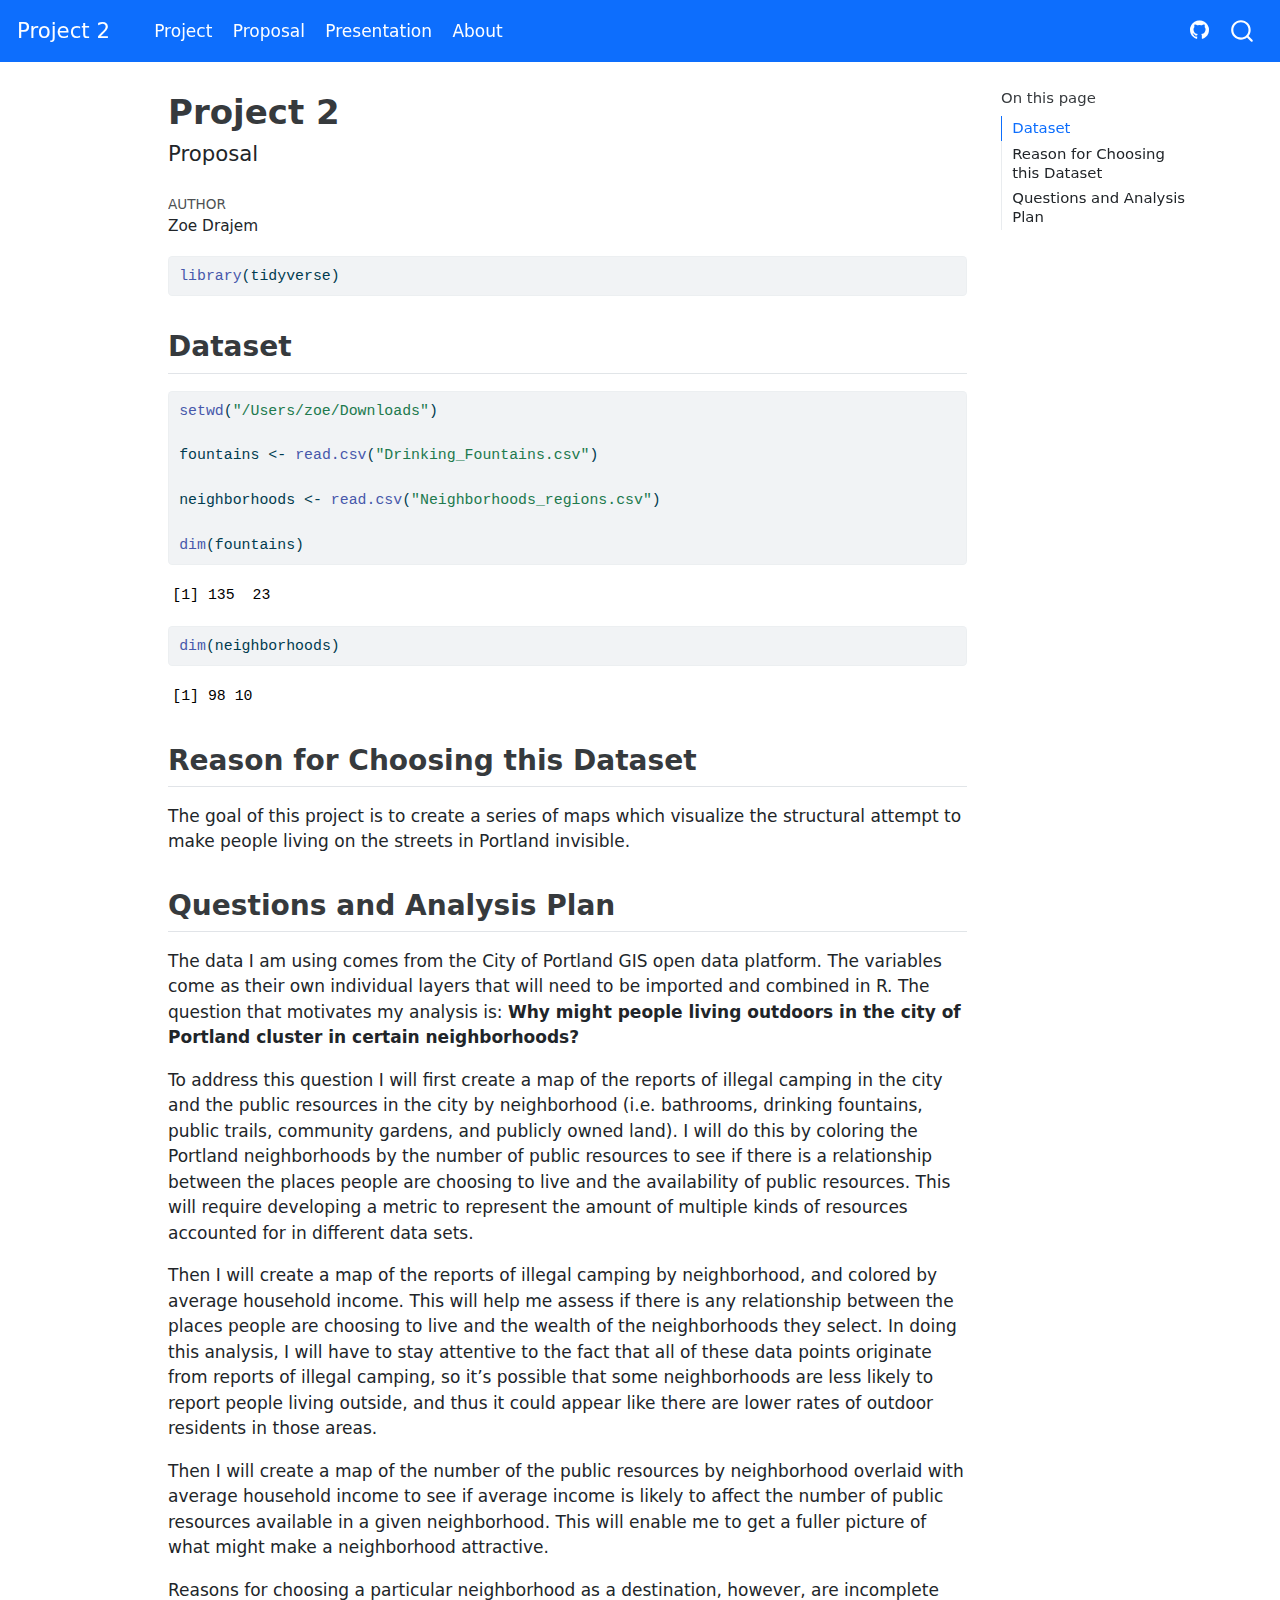
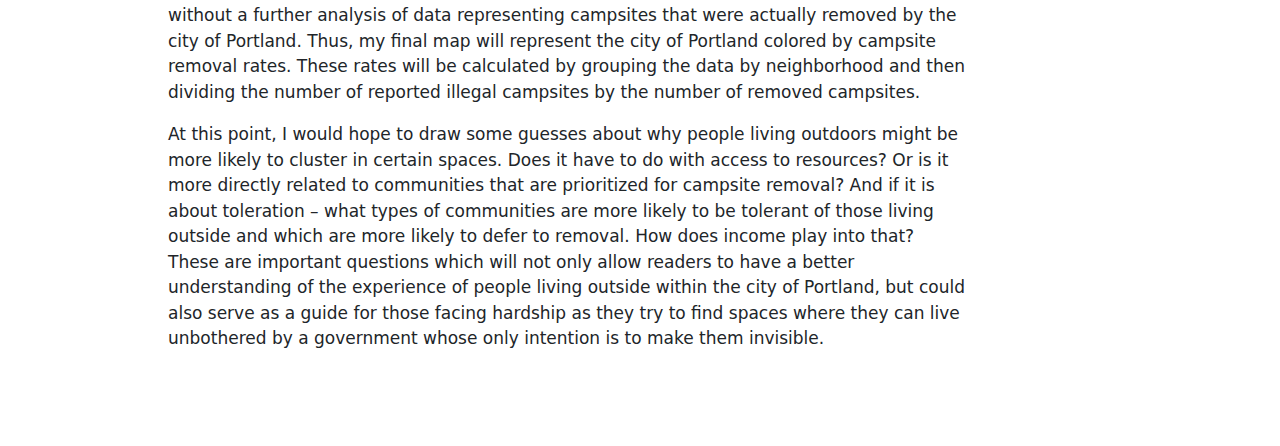
<file: docs/proposal.html>
<!DOCTYPE html>
<html xmlns="http://www.w3.org/1999/xhtml" lang="en" xml:lang="en"><head>

<meta charset="utf-8">
<meta name="generator" content="quarto-1.3.450">

<meta name="viewport" content="width=device-width, initial-scale=1.0, user-scalable=yes">

<meta name="author" content="Zoe Drajem">

<title>Project 2</title>
<style>
code{white-space: pre-wrap;}
span.smallcaps{font-variant: small-caps;}
div.columns{display: flex; gap: min(4vw, 1.5em);}
div.column{flex: auto; overflow-x: auto;}
div.hanging-indent{margin-left: 1.5em; text-indent: -1.5em;}
ul.task-list{list-style: none;}
ul.task-list li input[type="checkbox"] {
  width: 0.8em;
  margin: 0 0.8em 0.2em -1em; /* quarto-specific, see https://github.com/quarto-dev/quarto-cli/issues/4556 */ 
  vertical-align: middle;
}
/* CSS for syntax highlighting */
pre > code.sourceCode { white-space: pre; position: relative; }
pre > code.sourceCode > span { display: inline-block; line-height: 1.25; }
pre > code.sourceCode > span:empty { height: 1.2em; }
.sourceCode { overflow: visible; }
code.sourceCode > span { color: inherit; text-decoration: inherit; }
div.sourceCode { margin: 1em 0; }
pre.sourceCode { margin: 0; }
@media screen {
div.sourceCode { overflow: auto; }
}
@media print {
pre > code.sourceCode { white-space: pre-wrap; }
pre > code.sourceCode > span { text-indent: -5em; padding-left: 5em; }
}
pre.numberSource code
  { counter-reset: source-line 0; }
pre.numberSource code > span
  { position: relative; left: -4em; counter-increment: source-line; }
pre.numberSource code > span > a:first-child::before
  { content: counter(source-line);
    position: relative; left: -1em; text-align: right; vertical-align: baseline;
    border: none; display: inline-block;
    -webkit-touch-callout: none; -webkit-user-select: none;
    -khtml-user-select: none; -moz-user-select: none;
    -ms-user-select: none; user-select: none;
    padding: 0 4px; width: 4em;
  }
pre.numberSource { margin-left: 3em;  padding-left: 4px; }
div.sourceCode
  {   }
@media screen {
pre > code.sourceCode > span > a:first-child::before { text-decoration: underline; }
}
</style>


<script src="site_libs/quarto-nav/quarto-nav.js"></script>
<script src="site_libs/quarto-nav/headroom.min.js"></script>
<script src="site_libs/clipboard/clipboard.min.js"></script>
<script src="site_libs/quarto-search/autocomplete.umd.js"></script>
<script src="site_libs/quarto-search/fuse.min.js"></script>
<script src="site_libs/quarto-search/quarto-search.js"></script>
<meta name="quarto:offset" content="./">
<script src="site_libs/quarto-html/quarto.js"></script>
<script src="site_libs/quarto-html/popper.min.js"></script>
<script src="site_libs/quarto-html/tippy.umd.min.js"></script>
<script src="site_libs/quarto-html/anchor.min.js"></script>
<link href="site_libs/quarto-html/tippy.css" rel="stylesheet">
<link href="site_libs/quarto-html/quarto-syntax-highlighting.css" rel="stylesheet" id="quarto-text-highlighting-styles">
<script src="site_libs/bootstrap/bootstrap.min.js"></script>
<link href="site_libs/bootstrap/bootstrap-icons.css" rel="stylesheet">
<link href="site_libs/bootstrap/bootstrap.min.css" rel="stylesheet" id="quarto-bootstrap" data-mode="light">
<script id="quarto-search-options" type="application/json">{
  "location": "navbar",
  "copy-button": false,
  "collapse-after": 3,
  "panel-placement": "end",
  "type": "overlay",
  "limit": 20,
  "language": {
    "search-no-results-text": "No results",
    "search-matching-documents-text": "matching documents",
    "search-copy-link-title": "Copy link to search",
    "search-hide-matches-text": "Hide additional matches",
    "search-more-match-text": "more match in this document",
    "search-more-matches-text": "more matches in this document",
    "search-clear-button-title": "Clear",
    "search-detached-cancel-button-title": "Cancel",
    "search-submit-button-title": "Submit",
    "search-label": "Search"
  }
}</script>


</head>

<body class="nav-fixed">

<div id="quarto-search-results"></div>
  <header id="quarto-header" class="headroom fixed-top">
    <nav class="navbar navbar-expand-lg navbar-dark ">
      <div class="navbar-container container-fluid">
      <div class="navbar-brand-container">
    <a class="navbar-brand" href="./index.html">
    <span class="navbar-title">Project 2</span>
    </a>
  </div>
            <div id="quarto-search" class="" title="Search"></div>
          <button class="navbar-toggler" type="button" data-bs-toggle="collapse" data-bs-target="#navbarCollapse" aria-controls="navbarCollapse" aria-expanded="false" aria-label="Toggle navigation" onclick="if (window.quartoToggleHeadroom) { window.quartoToggleHeadroom(); }">
  <span class="navbar-toggler-icon"></span>
</button>
          <div class="collapse navbar-collapse" id="navbarCollapse">
            <ul class="navbar-nav navbar-nav-scroll me-auto">
  <li class="nav-item">
    <a class="nav-link" href="./index.html" rel="" target="">
 <span class="menu-text">Project</span></a>
  </li>  
  <li class="nav-item">
    <a class="nav-link active" href="./proposal.html" rel="" target="" aria-current="page">
 <span class="menu-text">Proposal</span></a>
  </li>  
  <li class="nav-item">
    <a class="nav-link" href="./presentation.html" rel="" target="">
 <span class="menu-text">Presentation</span></a>
  </li>  
  <li class="nav-item">
    <a class="nav-link" href="./about.html" rel="" target="">
 <span class="menu-text">About</span></a>
  </li>  
</ul>
            <ul class="navbar-nav navbar-nav-scroll ms-auto">
  <li class="nav-item compact">
    <a class="nav-link" href="https://github.com/math241s24/project-02" rel="" target=""><i class="bi bi-github" role="img">
</i> 
 <span class="menu-text"></span></a>
  </li>  
</ul>
            <div class="quarto-navbar-tools">
</div>
          </div> <!-- /navcollapse -->
      </div> <!-- /container-fluid -->
    </nav>
</header>
<!-- content -->
<div id="quarto-content" class="quarto-container page-columns page-rows-contents page-layout-article page-navbar">
<!-- sidebar -->
<!-- margin-sidebar -->
    <div id="quarto-margin-sidebar" class="sidebar margin-sidebar">
        <nav id="TOC" role="doc-toc" class="toc-active">
    <h2 id="toc-title">On this page</h2>
   
  <ul>
  <li><a href="#dataset" id="toc-dataset" class="nav-link active" data-scroll-target="#dataset">Dataset</a></li>
  <li><a href="#reason-for-choosing-this-dataset" id="toc-reason-for-choosing-this-dataset" class="nav-link" data-scroll-target="#reason-for-choosing-this-dataset">Reason for Choosing this Dataset</a></li>
  <li><a href="#questions-and-analysis-plan" id="toc-questions-and-analysis-plan" class="nav-link" data-scroll-target="#questions-and-analysis-plan">Questions and Analysis Plan</a></li>
  </ul>
</nav>
    </div>
<!-- main -->
<main class="content" id="quarto-document-content">

<header id="title-block-header" class="quarto-title-block default">
<div class="quarto-title">
<h1 class="title">Project 2</h1>
<p class="subtitle lead">Proposal</p>
</div>



<div class="quarto-title-meta">

    <div>
    <div class="quarto-title-meta-heading">Author</div>
    <div class="quarto-title-meta-contents">
             <p>Zoe Drajem </p>
          </div>
  </div>
    
  
    
  </div>
  

</header>

<div class="cell">
<div class="sourceCode cell-code" id="cb1"><pre class="sourceCode r code-with-copy"><code class="sourceCode r"><span id="cb1-1"><a href="#cb1-1" aria-hidden="true" tabindex="-1"></a><span class="fu">library</span>(tidyverse)</span></code><button title="Copy to Clipboard" class="code-copy-button"><i class="bi"></i></button></pre></div>
</div>
<section id="dataset" class="level2">
<h2 class="anchored" data-anchor-id="dataset">Dataset</h2>
<div class="cell">
<div class="sourceCode cell-code" id="cb2"><pre class="sourceCode r code-with-copy"><code class="sourceCode r"><span id="cb2-1"><a href="#cb2-1" aria-hidden="true" tabindex="-1"></a><span class="fu">setwd</span>(<span class="st">"/Users/zoe/Downloads"</span>)</span>
<span id="cb2-2"><a href="#cb2-2" aria-hidden="true" tabindex="-1"></a></span>
<span id="cb2-3"><a href="#cb2-3" aria-hidden="true" tabindex="-1"></a>fountains <span class="ot">&lt;-</span> <span class="fu">read.csv</span>(<span class="st">"Drinking_Fountains.csv"</span>)</span>
<span id="cb2-4"><a href="#cb2-4" aria-hidden="true" tabindex="-1"></a></span>
<span id="cb2-5"><a href="#cb2-5" aria-hidden="true" tabindex="-1"></a>neighborhoods <span class="ot">&lt;-</span> <span class="fu">read.csv</span>(<span class="st">"Neighborhoods_regions.csv"</span>) </span>
<span id="cb2-6"><a href="#cb2-6" aria-hidden="true" tabindex="-1"></a></span>
<span id="cb2-7"><a href="#cb2-7" aria-hidden="true" tabindex="-1"></a><span class="fu">dim</span>(fountains)</span></code><button title="Copy to Clipboard" class="code-copy-button"><i class="bi"></i></button></pre></div>
<div class="cell-output cell-output-stdout">
<pre><code>[1] 135  23</code></pre>
</div>
<div class="sourceCode cell-code" id="cb4"><pre class="sourceCode r code-with-copy"><code class="sourceCode r"><span id="cb4-1"><a href="#cb4-1" aria-hidden="true" tabindex="-1"></a><span class="fu">dim</span>(neighborhoods)</span></code><button title="Copy to Clipboard" class="code-copy-button"><i class="bi"></i></button></pre></div>
<div class="cell-output cell-output-stdout">
<pre><code>[1] 98 10</code></pre>
</div>
</div>
</section>
<section id="reason-for-choosing-this-dataset" class="level2">
<h2 class="anchored" data-anchor-id="reason-for-choosing-this-dataset">Reason for Choosing this Dataset</h2>
<p>The goal of this project is to create a series of maps which visualize the structural attempt to make people living on the streets in Portland invisible.</p>
</section>
<section id="questions-and-analysis-plan" class="level2">
<h2 class="anchored" data-anchor-id="questions-and-analysis-plan">Questions and Analysis Plan</h2>
<p>The data I am using comes from the City of Portland GIS open data platform. The variables come as their own individual layers that will need to be imported and combined in R. The question that motivates my analysis is: <strong>Why might people living outdoors in the city of Portland cluster in certain neighborhoods?</strong></p>
<p>To address this question I will first create a map of the reports of illegal camping in the city and the public resources in the city by neighborhood (i.e.&nbsp;bathrooms, drinking fountains, public trails, community gardens, and publicly owned land). I will do this by coloring the Portland neighborhoods by the number of public resources to see if there is a relationship between the places people are choosing to live and the availability of public resources. This will require developing a metric to represent the amount of multiple kinds of resources accounted for in different data sets.&nbsp;</p>
<p>Then I will create a map of the reports of illegal camping by neighborhood, and colored by average household income. This will help me assess if there is any relationship between the places people are choosing to live and the wealth of the neighborhoods they select. In doing this analysis, I will have to stay attentive to the fact that all of these data points originate from reports of illegal camping, so it’s possible that some neighborhoods are less likely to report people living outside, and thus it could appear like there are lower rates of outdoor residents in those areas.&nbsp;</p>
<p>Then I will create a map of the number of the public resources by neighborhood overlaid with average household income to see if average income is likely to affect the number of public resources available in a given neighborhood. This will enable me to get a fuller picture of what might make a neighborhood attractive.&nbsp;</p>
<p>Reasons for choosing a particular neighborhood as a destination, however, are incomplete without a further analysis of data representing campsites that were actually removed by the city of Portland. Thus, my final map will represent the city of Portland colored by campsite removal rates. These rates will be calculated by grouping the data by neighborhood and then dividing the number of reported illegal campsites by the number of removed campsites.&nbsp;</p>
<p>At this point, I would hope to draw some guesses about why people living outdoors might be more likely to cluster in certain spaces. Does it have to do with access to resources? Or is it more directly related to communities that are prioritized for campsite removal? And if it is about toleration – what types of communities are more likely to be tolerant of those living outside and which are more likely to defer to removal. How does income play into that? These are important questions which will not only allow readers to have a better understanding of the experience of people living outside within the city of Portland, but could also serve as a guide for those facing hardship as they try to find spaces where they can live unbothered by a government whose only intention is to make them invisible.&nbsp;&nbsp;</p>


</section>

</main> <!-- /main -->
<script id="quarto-html-after-body" type="application/javascript">
window.document.addEventListener("DOMContentLoaded", function (event) {
  const toggleBodyColorMode = (bsSheetEl) => {
    const mode = bsSheetEl.getAttribute("data-mode");
    const bodyEl = window.document.querySelector("body");
    if (mode === "dark") {
      bodyEl.classList.add("quarto-dark");
      bodyEl.classList.remove("quarto-light");
    } else {
      bodyEl.classList.add("quarto-light");
      bodyEl.classList.remove("quarto-dark");
    }
  }
  const toggleBodyColorPrimary = () => {
    const bsSheetEl = window.document.querySelector("link#quarto-bootstrap");
    if (bsSheetEl) {
      toggleBodyColorMode(bsSheetEl);
    }
  }
  toggleBodyColorPrimary();  
  const icon = "";
  const anchorJS = new window.AnchorJS();
  anchorJS.options = {
    placement: 'right',
    icon: icon
  };
  anchorJS.add('.anchored');
  const isCodeAnnotation = (el) => {
    for (const clz of el.classList) {
      if (clz.startsWith('code-annotation-')) {                     
        return true;
      }
    }
    return false;
  }
  const clipboard = new window.ClipboardJS('.code-copy-button', {
    text: function(trigger) {
      const codeEl = trigger.previousElementSibling.cloneNode(true);
      for (const childEl of codeEl.children) {
        if (isCodeAnnotation(childEl)) {
          childEl.remove();
        }
      }
      return codeEl.innerText;
    }
  });
  clipboard.on('success', function(e) {
    // button target
    const button = e.trigger;
    // don't keep focus
    button.blur();
    // flash "checked"
    button.classList.add('code-copy-button-checked');
    var currentTitle = button.getAttribute("title");
    button.setAttribute("title", "Copied!");
    let tooltip;
    if (window.bootstrap) {
      button.setAttribute("data-bs-toggle", "tooltip");
      button.setAttribute("data-bs-placement", "left");
      button.setAttribute("data-bs-title", "Copied!");
      tooltip = new bootstrap.Tooltip(button, 
        { trigger: "manual", 
          customClass: "code-copy-button-tooltip",
          offset: [0, -8]});
      tooltip.show();    
    }
    setTimeout(function() {
      if (tooltip) {
        tooltip.hide();
        button.removeAttribute("data-bs-title");
        button.removeAttribute("data-bs-toggle");
        button.removeAttribute("data-bs-placement");
      }
      button.setAttribute("title", currentTitle);
      button.classList.remove('code-copy-button-checked');
    }, 1000);
    // clear code selection
    e.clearSelection();
  });
  function tippyHover(el, contentFn) {
    const config = {
      allowHTML: true,
      content: contentFn,
      maxWidth: 500,
      delay: 100,
      arrow: false,
      appendTo: function(el) {
          return el.parentElement;
      },
      interactive: true,
      interactiveBorder: 10,
      theme: 'quarto',
      placement: 'bottom-start'
    };
    window.tippy(el, config); 
  }
  const noterefs = window.document.querySelectorAll('a[role="doc-noteref"]');
  for (var i=0; i<noterefs.length; i++) {
    const ref = noterefs[i];
    tippyHover(ref, function() {
      // use id or data attribute instead here
      let href = ref.getAttribute('data-footnote-href') || ref.getAttribute('href');
      try { href = new URL(href).hash; } catch {}
      const id = href.replace(/^#\/?/, "");
      const note = window.document.getElementById(id);
      return note.innerHTML;
    });
  }
      let selectedAnnoteEl;
      const selectorForAnnotation = ( cell, annotation) => {
        let cellAttr = 'data-code-cell="' + cell + '"';
        let lineAttr = 'data-code-annotation="' +  annotation + '"';
        const selector = 'span[' + cellAttr + '][' + lineAttr + ']';
        return selector;
      }
      const selectCodeLines = (annoteEl) => {
        const doc = window.document;
        const targetCell = annoteEl.getAttribute("data-target-cell");
        const targetAnnotation = annoteEl.getAttribute("data-target-annotation");
        const annoteSpan = window.document.querySelector(selectorForAnnotation(targetCell, targetAnnotation));
        const lines = annoteSpan.getAttribute("data-code-lines").split(",");
        const lineIds = lines.map((line) => {
          return targetCell + "-" + line;
        })
        let top = null;
        let height = null;
        let parent = null;
        if (lineIds.length > 0) {
            //compute the position of the single el (top and bottom and make a div)
            const el = window.document.getElementById(lineIds[0]);
            top = el.offsetTop;
            height = el.offsetHeight;
            parent = el.parentElement.parentElement;
          if (lineIds.length > 1) {
            const lastEl = window.document.getElementById(lineIds[lineIds.length - 1]);
            const bottom = lastEl.offsetTop + lastEl.offsetHeight;
            height = bottom - top;
          }
          if (top !== null && height !== null && parent !== null) {
            // cook up a div (if necessary) and position it 
            let div = window.document.getElementById("code-annotation-line-highlight");
            if (div === null) {
              div = window.document.createElement("div");
              div.setAttribute("id", "code-annotation-line-highlight");
              div.style.position = 'absolute';
              parent.appendChild(div);
            }
            div.style.top = top - 2 + "px";
            div.style.height = height + 4 + "px";
            let gutterDiv = window.document.getElementById("code-annotation-line-highlight-gutter");
            if (gutterDiv === null) {
              gutterDiv = window.document.createElement("div");
              gutterDiv.setAttribute("id", "code-annotation-line-highlight-gutter");
              gutterDiv.style.position = 'absolute';
              const codeCell = window.document.getElementById(targetCell);
              const gutter = codeCell.querySelector('.code-annotation-gutter');
              gutter.appendChild(gutterDiv);
            }
            gutterDiv.style.top = top - 2 + "px";
            gutterDiv.style.height = height + 4 + "px";
          }
          selectedAnnoteEl = annoteEl;
        }
      };
      const unselectCodeLines = () => {
        const elementsIds = ["code-annotation-line-highlight", "code-annotation-line-highlight-gutter"];
        elementsIds.forEach((elId) => {
          const div = window.document.getElementById(elId);
          if (div) {
            div.remove();
          }
        });
        selectedAnnoteEl = undefined;
      };
      // Attach click handler to the DT
      const annoteDls = window.document.querySelectorAll('dt[data-target-cell]');
      for (const annoteDlNode of annoteDls) {
        annoteDlNode.addEventListener('click', (event) => {
          const clickedEl = event.target;
          if (clickedEl !== selectedAnnoteEl) {
            unselectCodeLines();
            const activeEl = window.document.querySelector('dt[data-target-cell].code-annotation-active');
            if (activeEl) {
              activeEl.classList.remove('code-annotation-active');
            }
            selectCodeLines(clickedEl);
            clickedEl.classList.add('code-annotation-active');
          } else {
            // Unselect the line
            unselectCodeLines();
            clickedEl.classList.remove('code-annotation-active');
          }
        });
      }
  const findCites = (el) => {
    const parentEl = el.parentElement;
    if (parentEl) {
      const cites = parentEl.dataset.cites;
      if (cites) {
        return {
          el,
          cites: cites.split(' ')
        };
      } else {
        return findCites(el.parentElement)
      }
    } else {
      return undefined;
    }
  };
  var bibliorefs = window.document.querySelectorAll('a[role="doc-biblioref"]');
  for (var i=0; i<bibliorefs.length; i++) {
    const ref = bibliorefs[i];
    const citeInfo = findCites(ref);
    if (citeInfo) {
      tippyHover(citeInfo.el, function() {
        var popup = window.document.createElement('div');
        citeInfo.cites.forEach(function(cite) {
          var citeDiv = window.document.createElement('div');
          citeDiv.classList.add('hanging-indent');
          citeDiv.classList.add('csl-entry');
          var biblioDiv = window.document.getElementById('ref-' + cite);
          if (biblioDiv) {
            citeDiv.innerHTML = biblioDiv.innerHTML;
          }
          popup.appendChild(citeDiv);
        });
        return popup.innerHTML;
      });
    }
  }
});
</script>
</div> <!-- /content -->



</body></html>
</file>
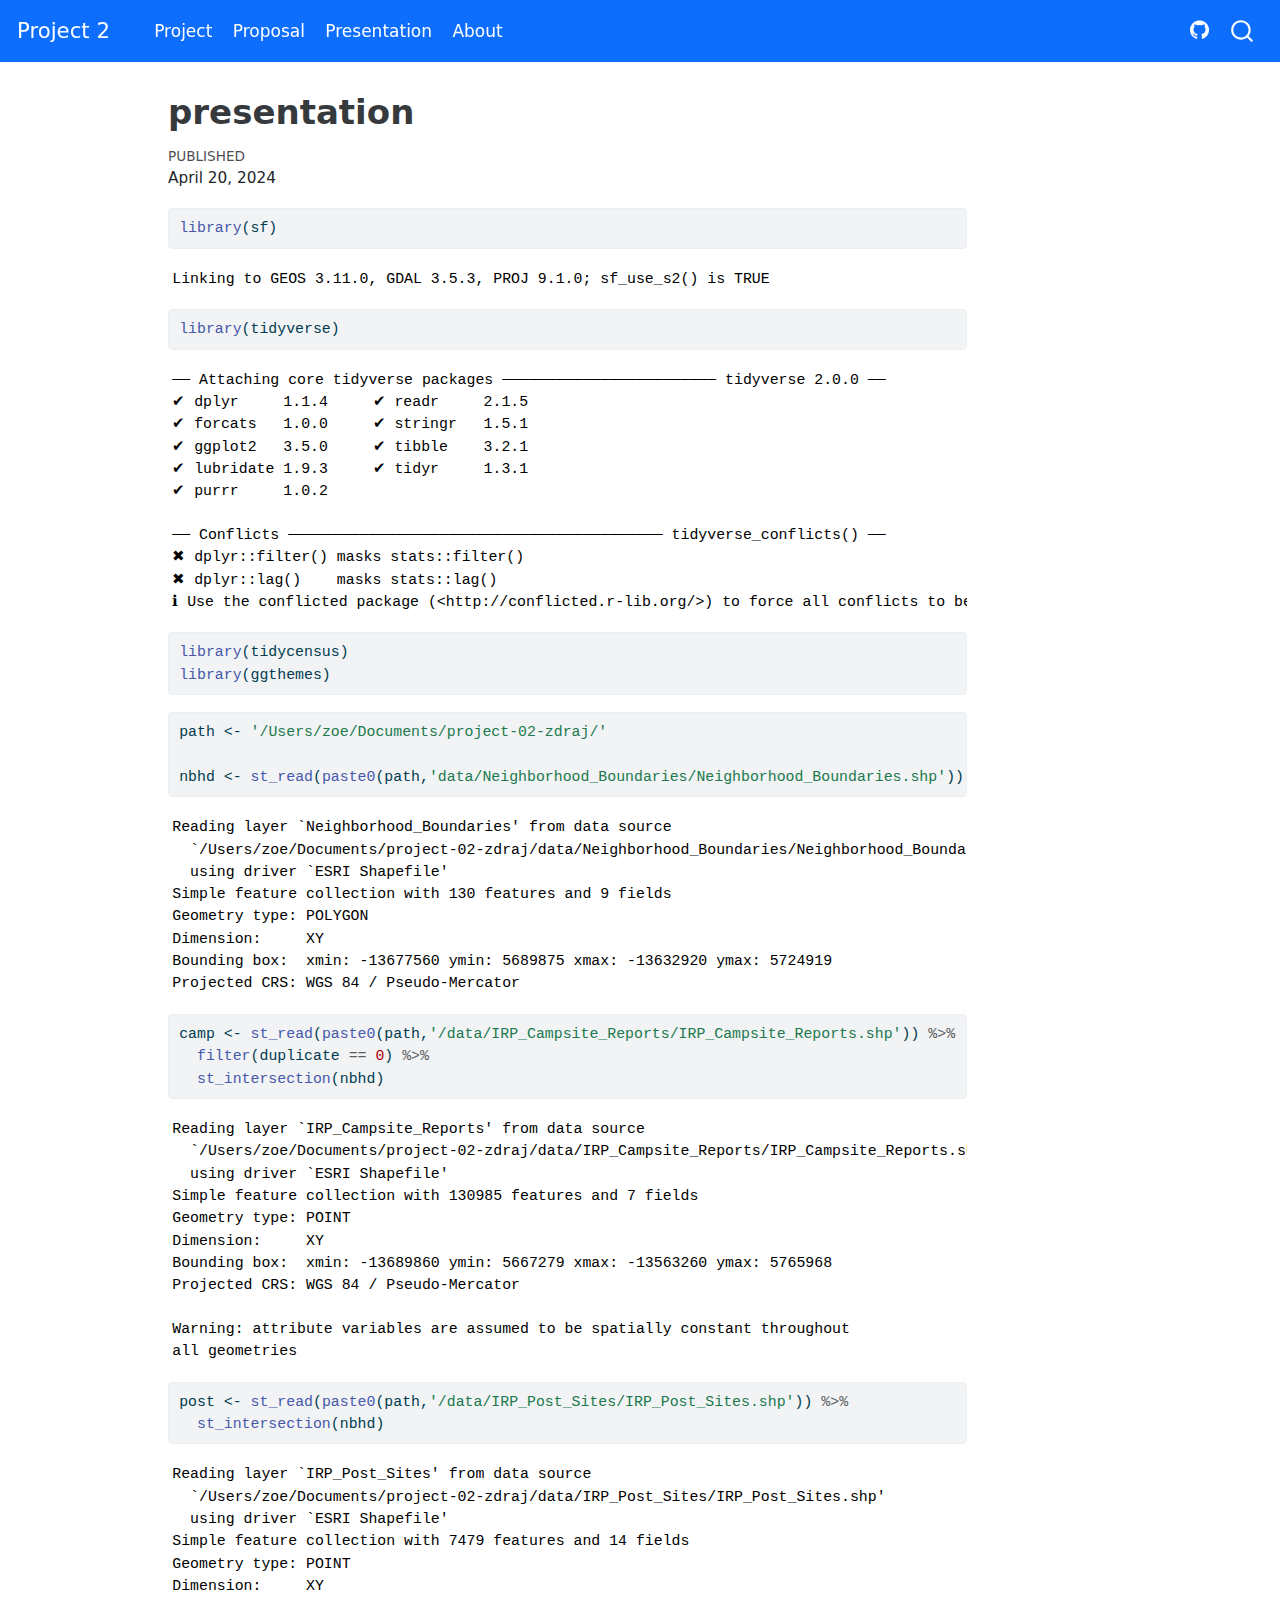
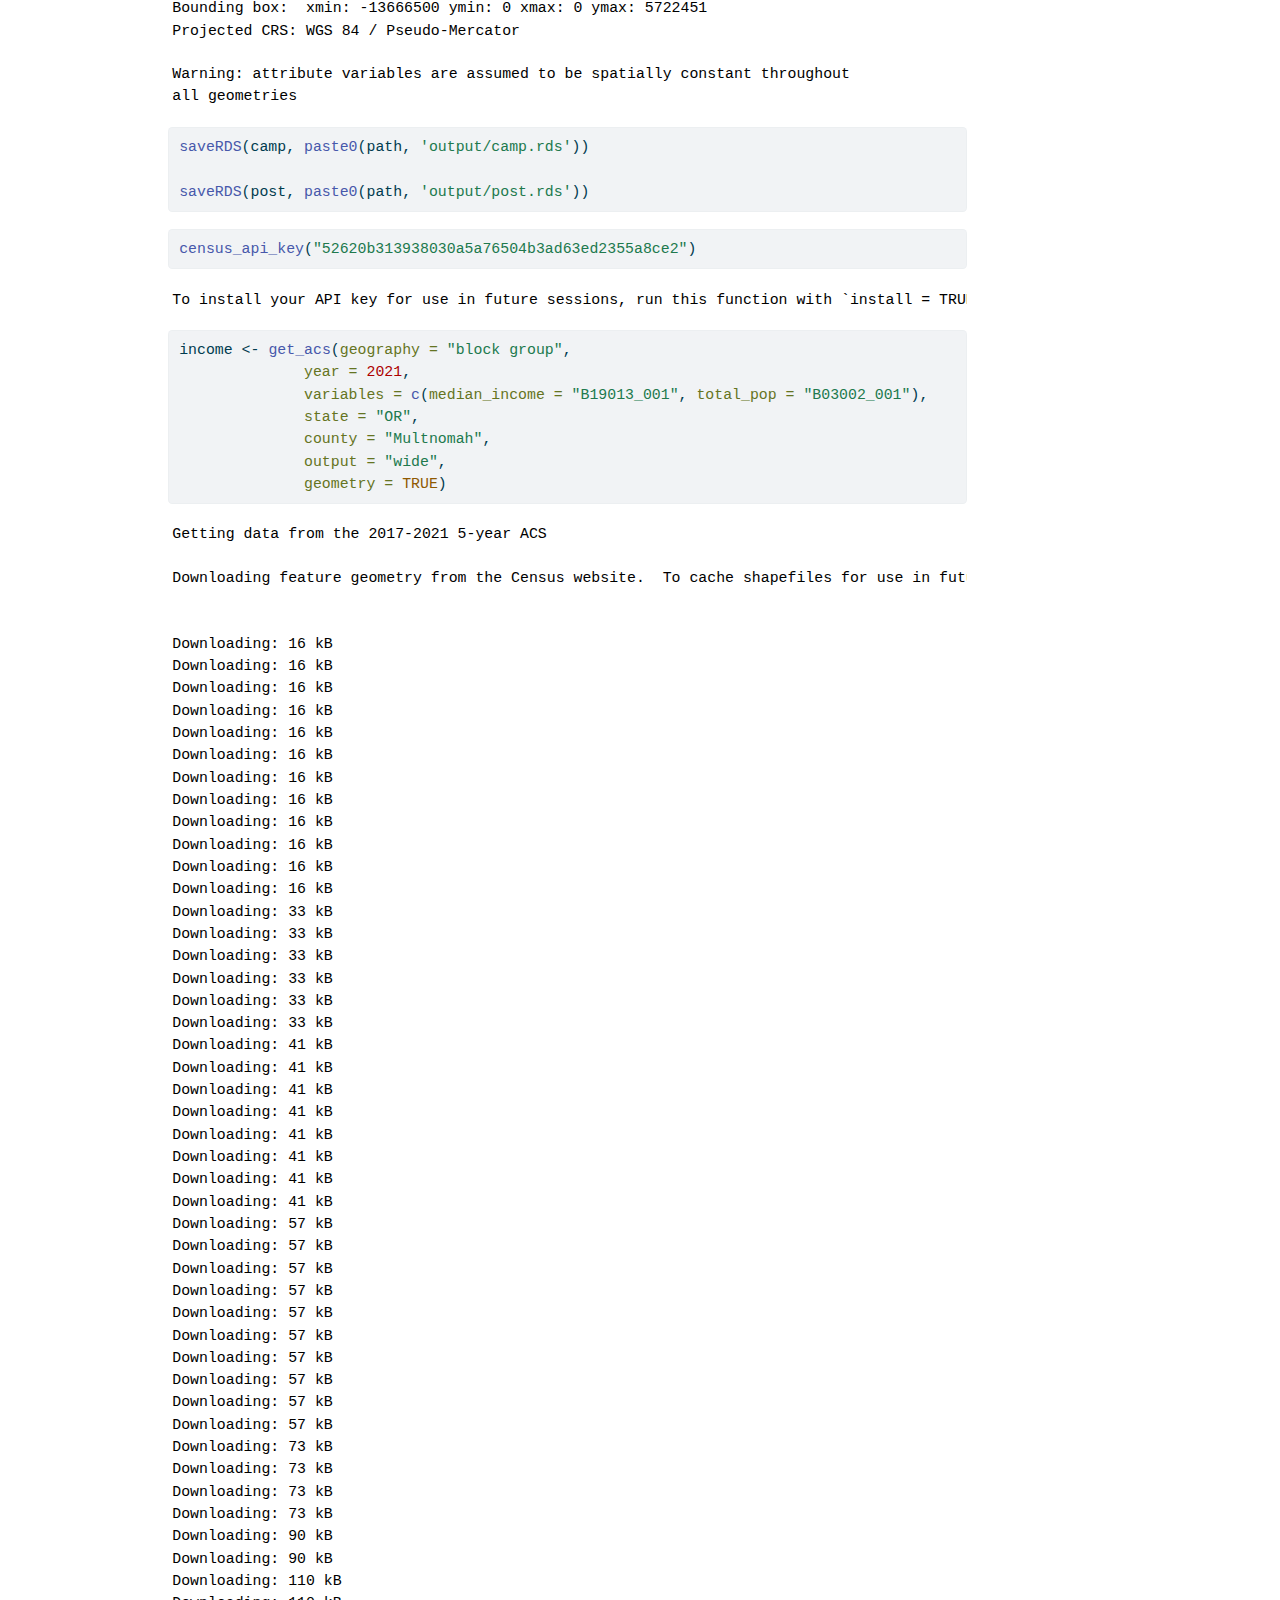
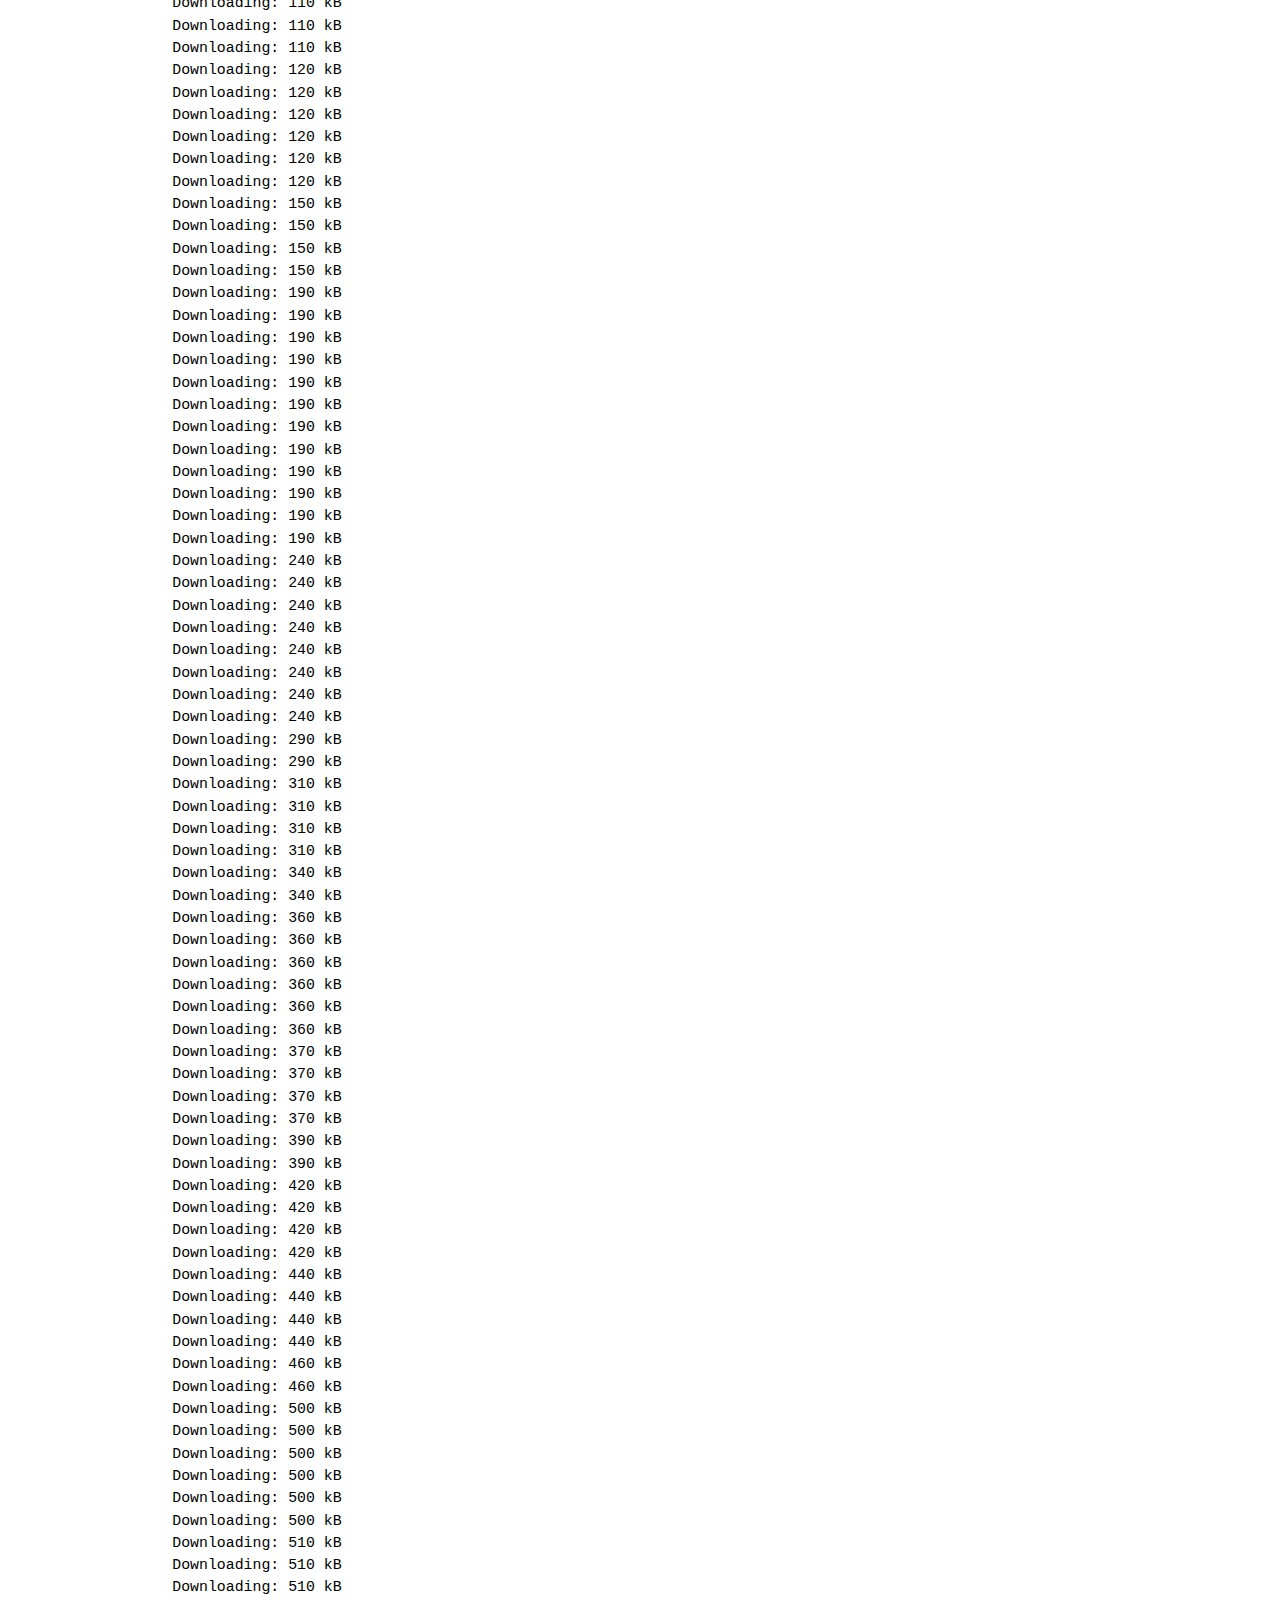
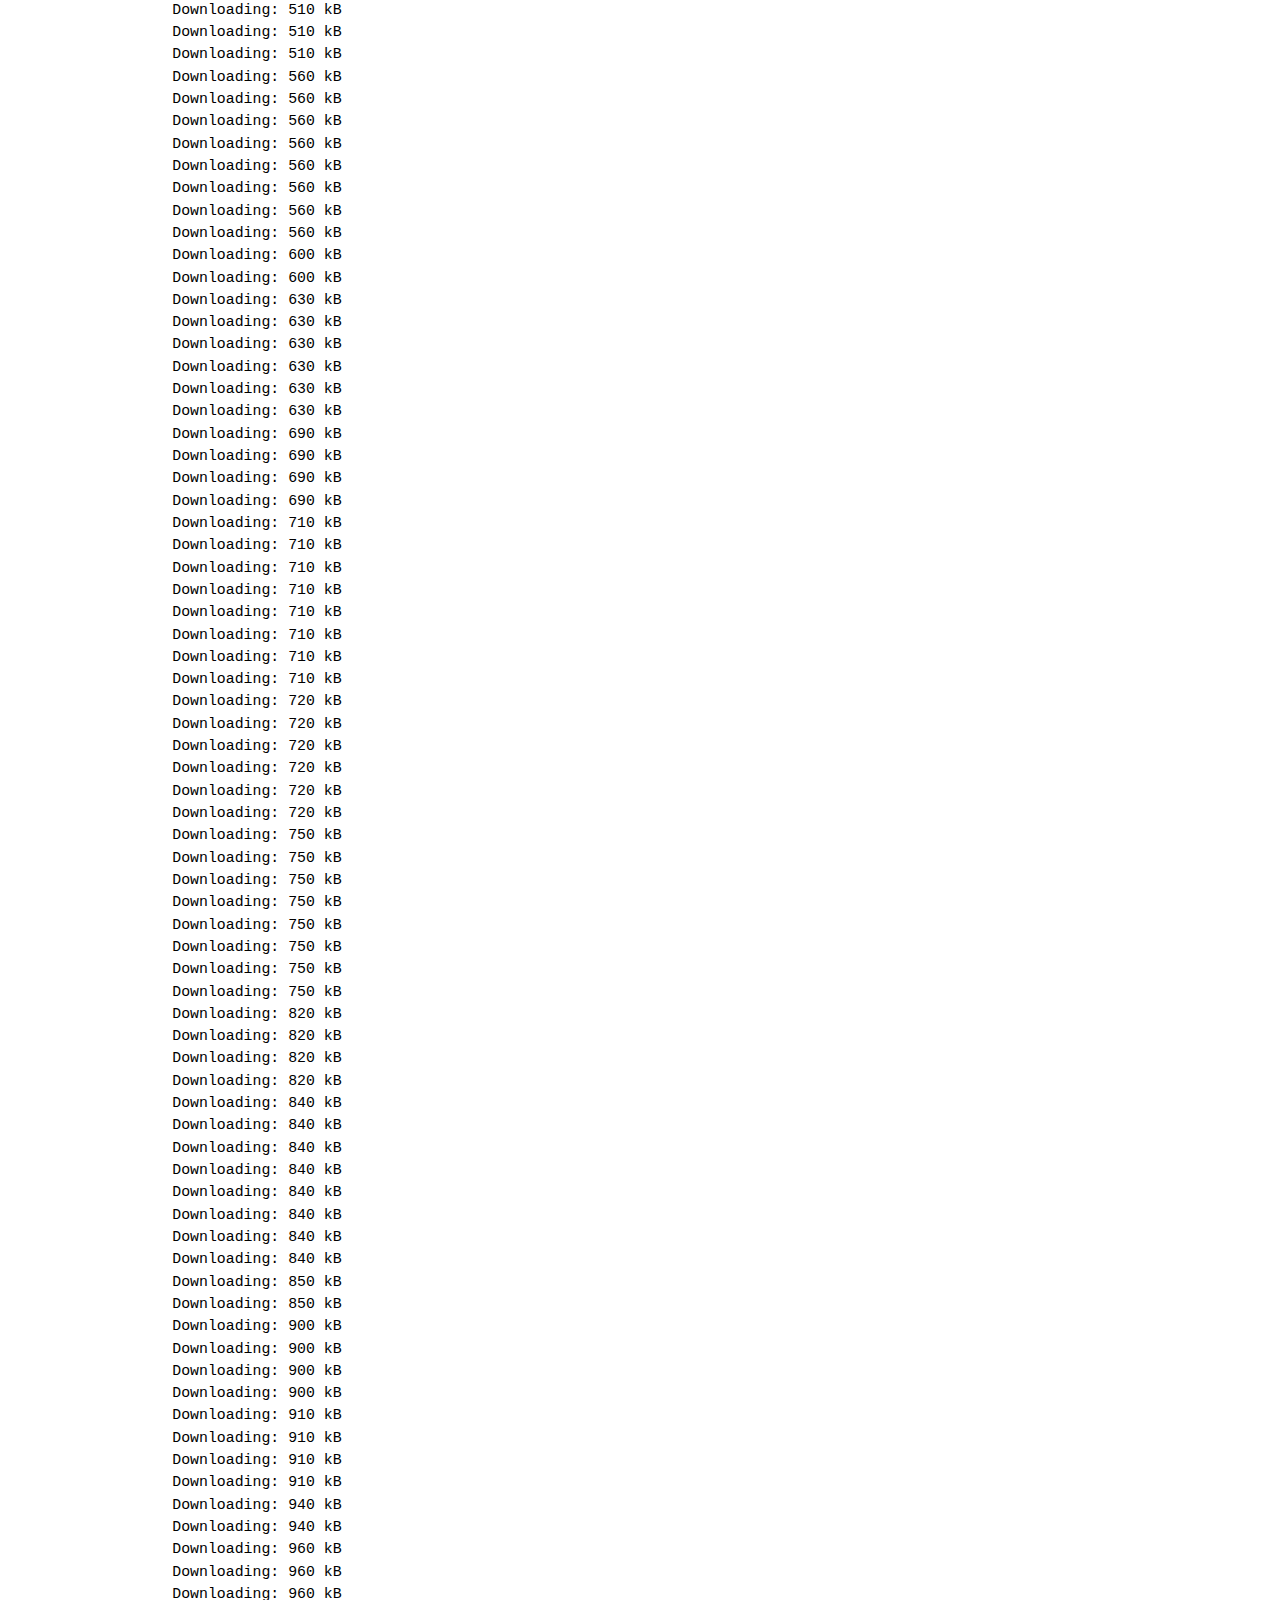
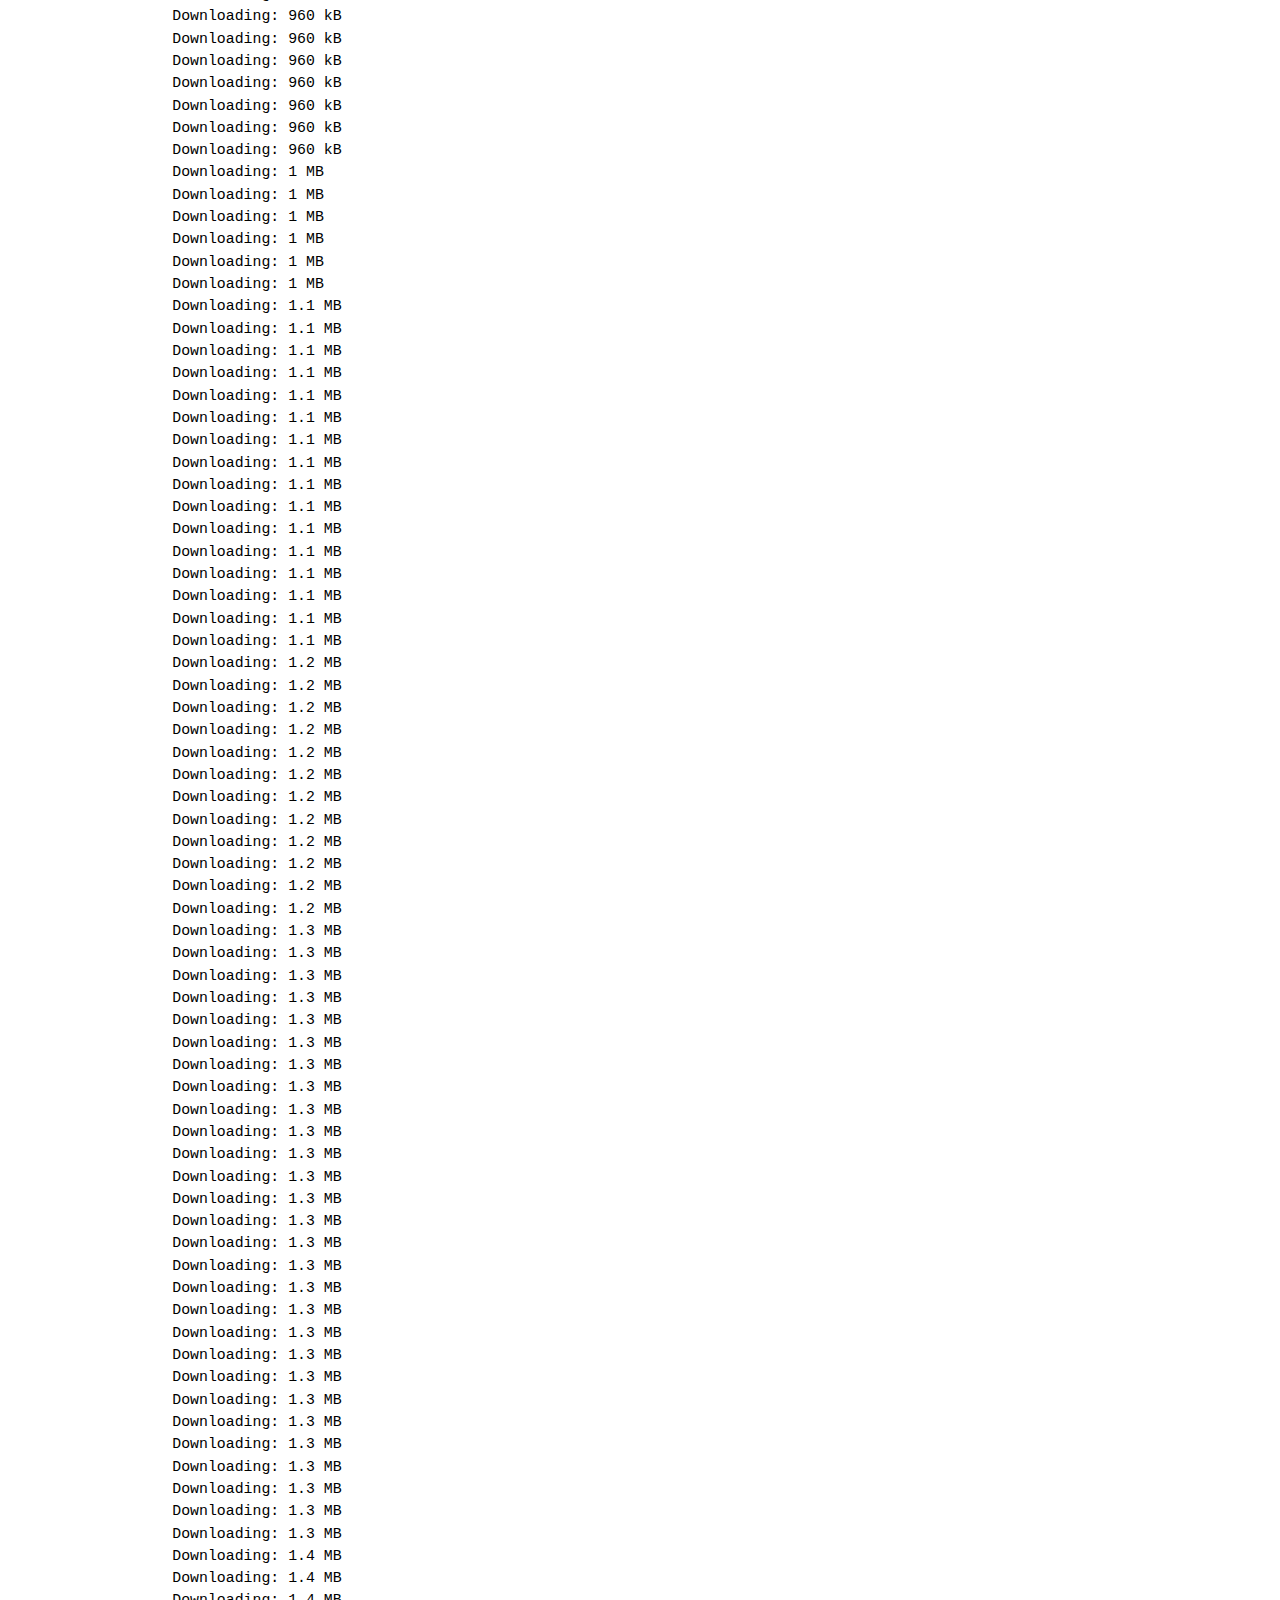
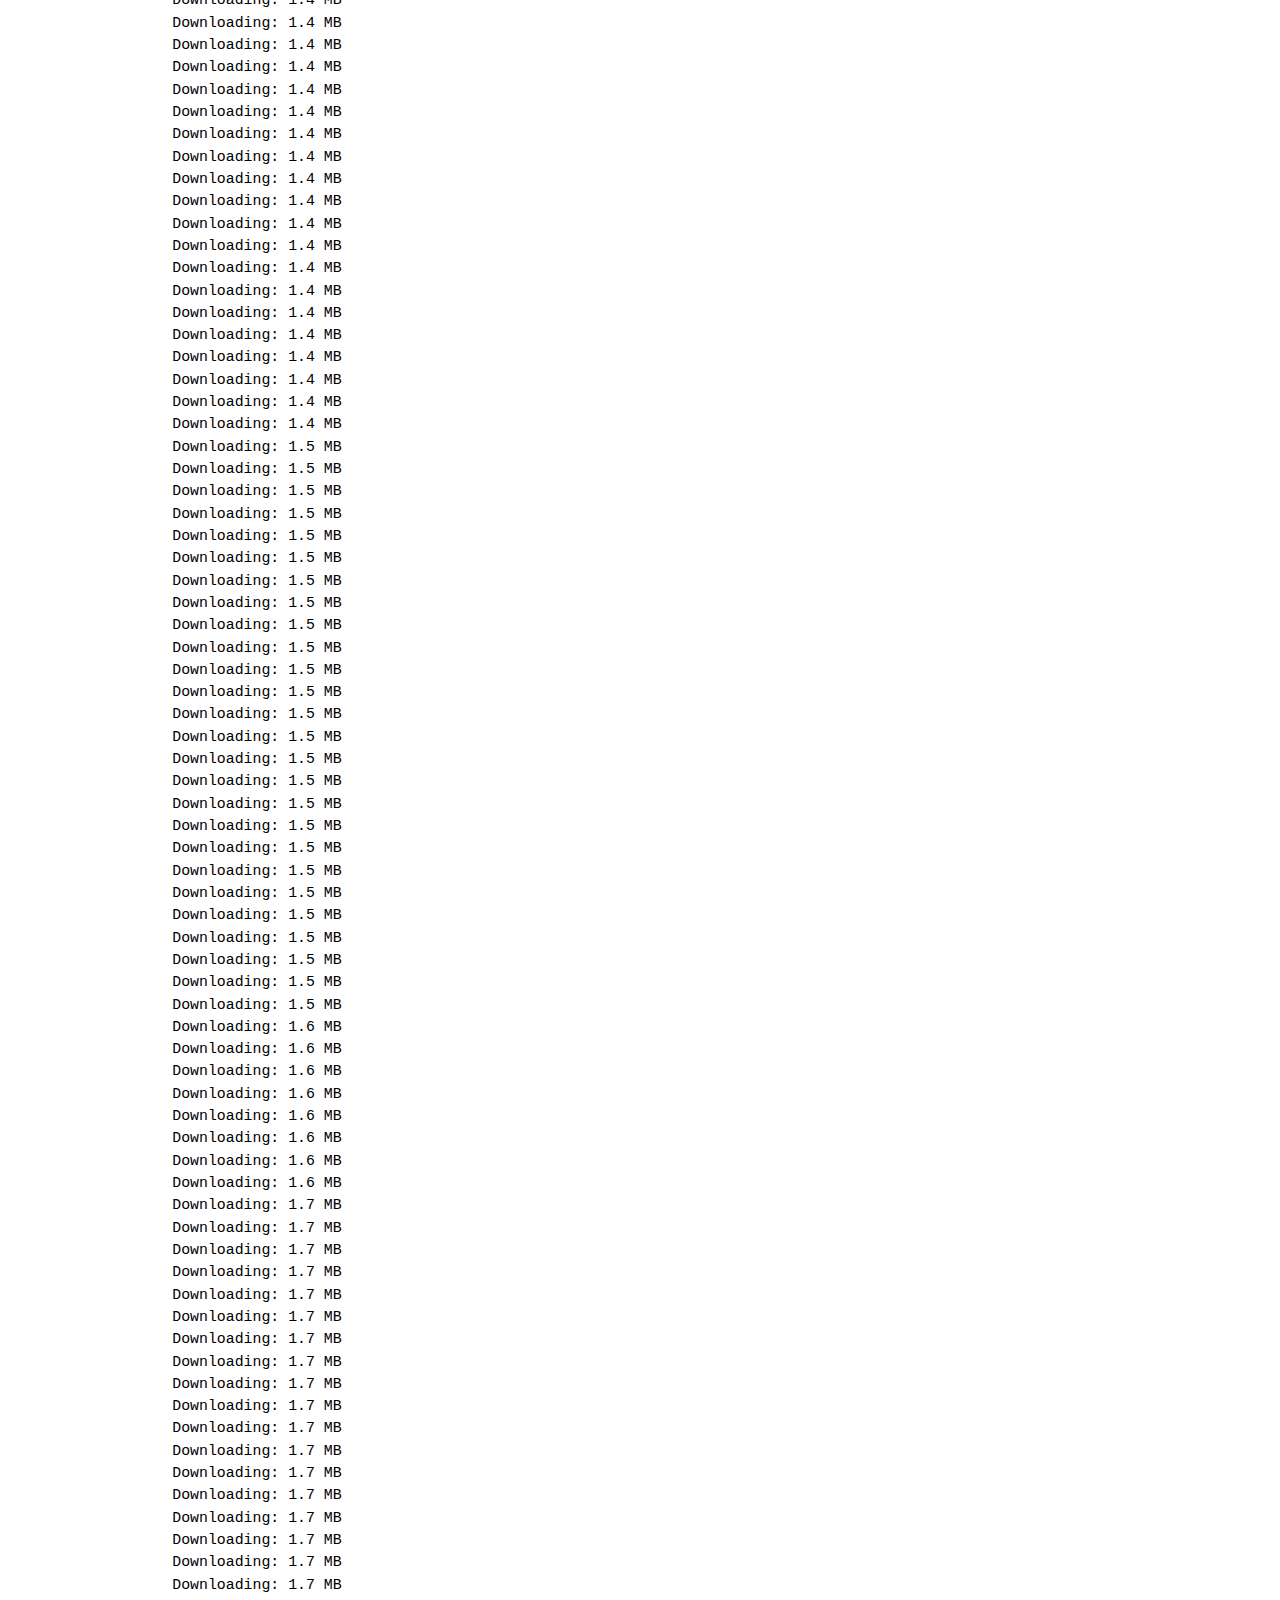
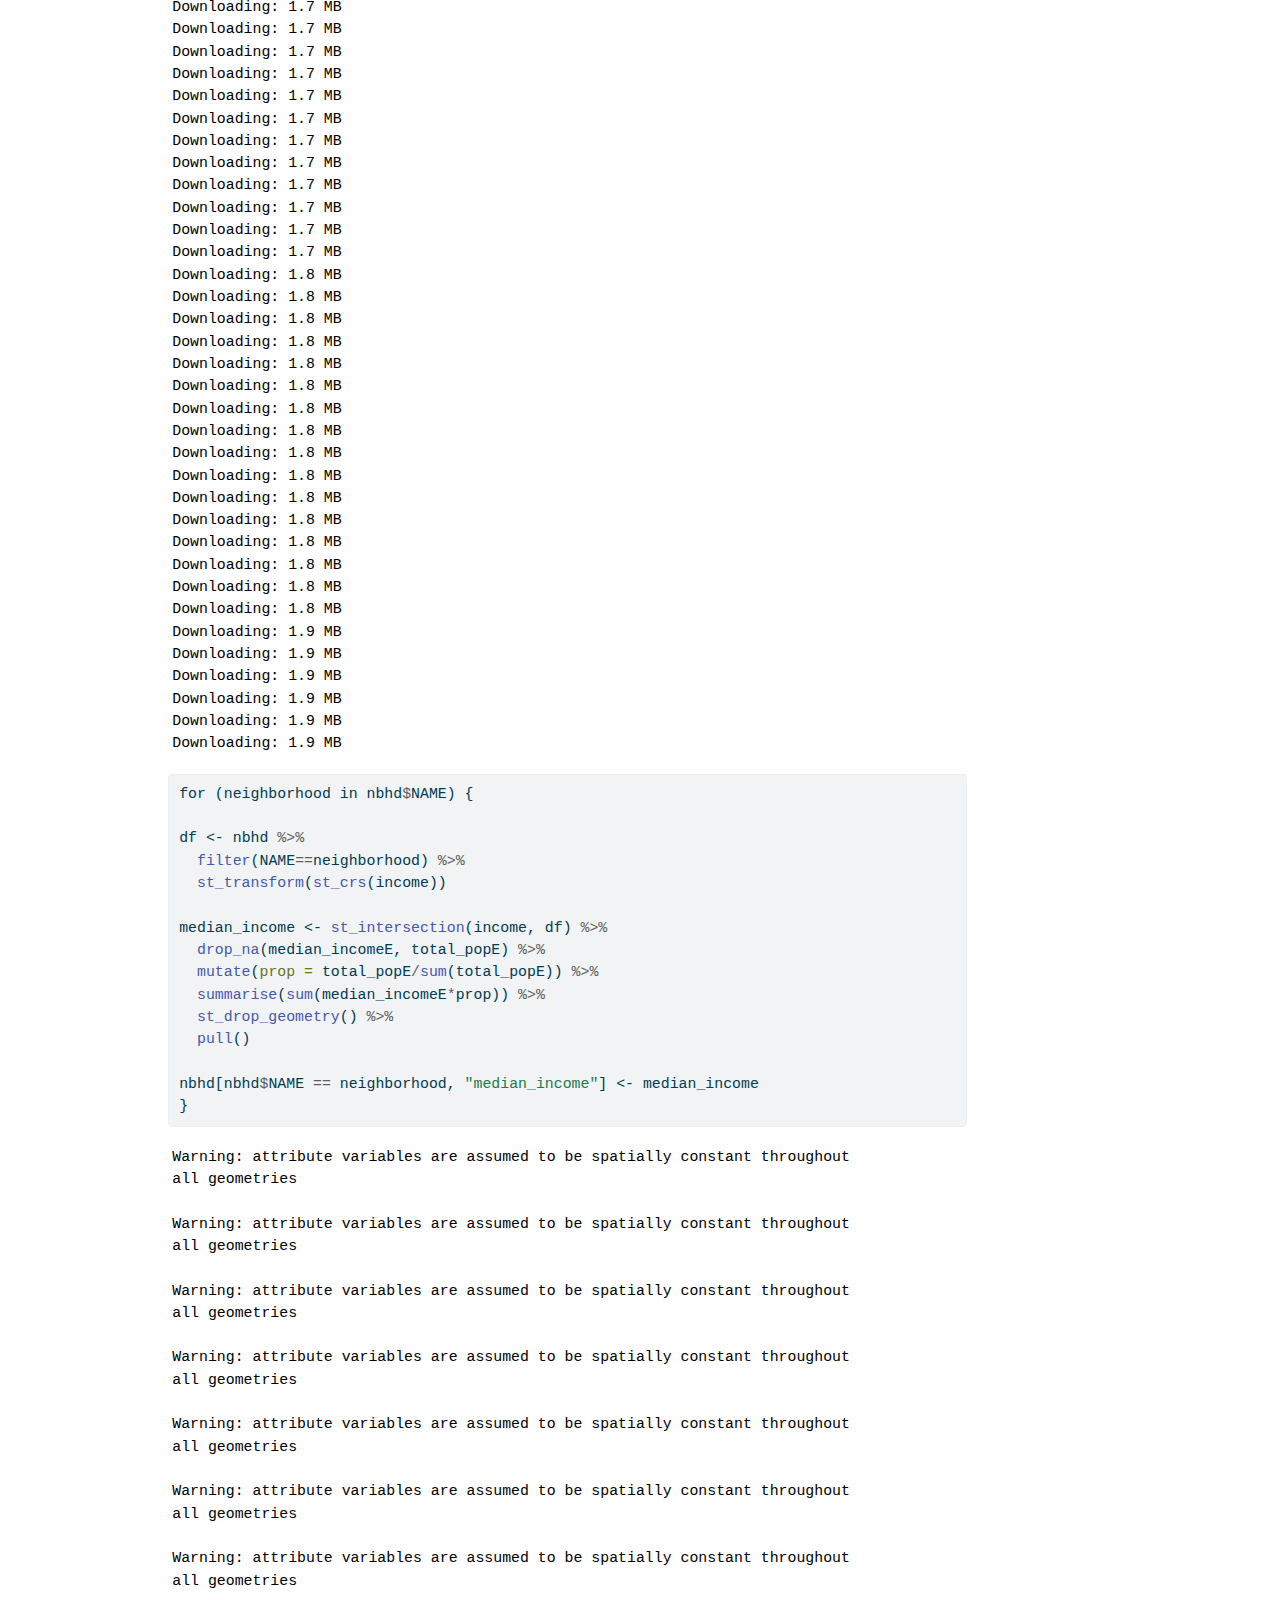
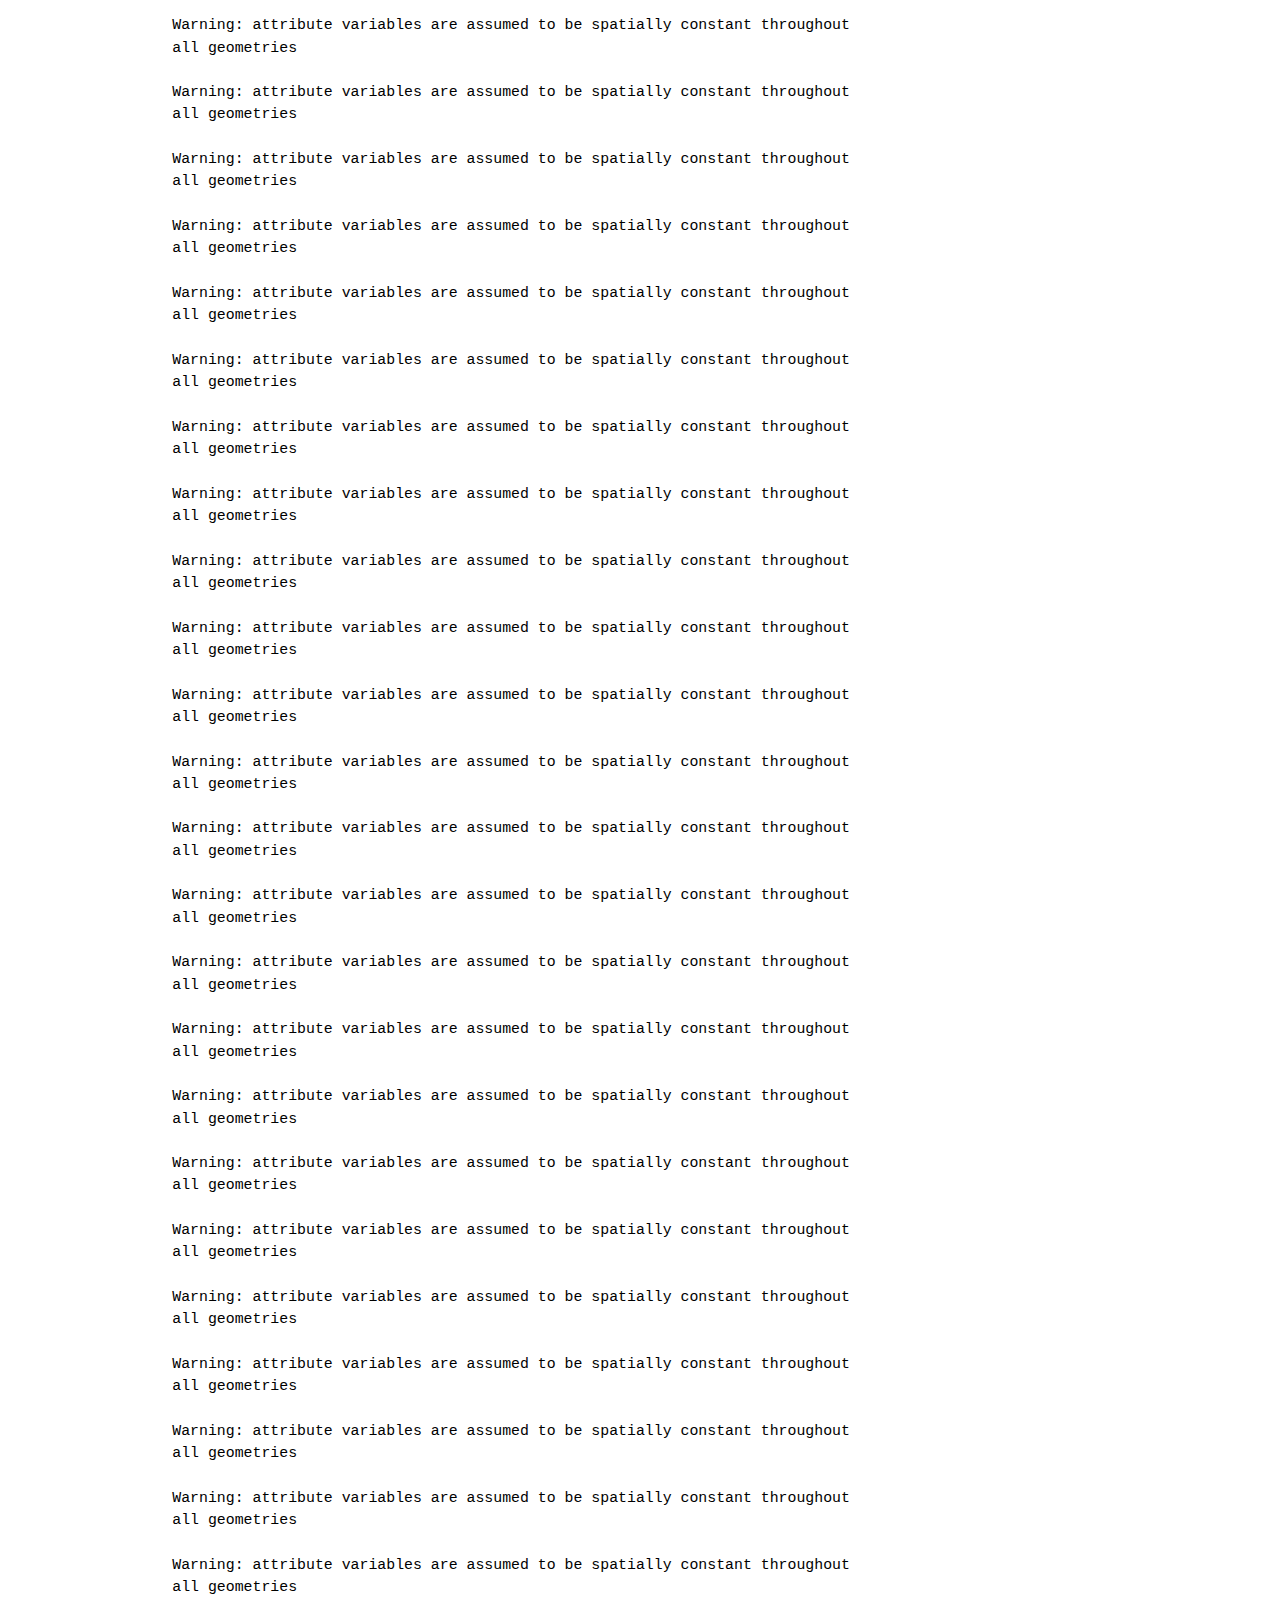
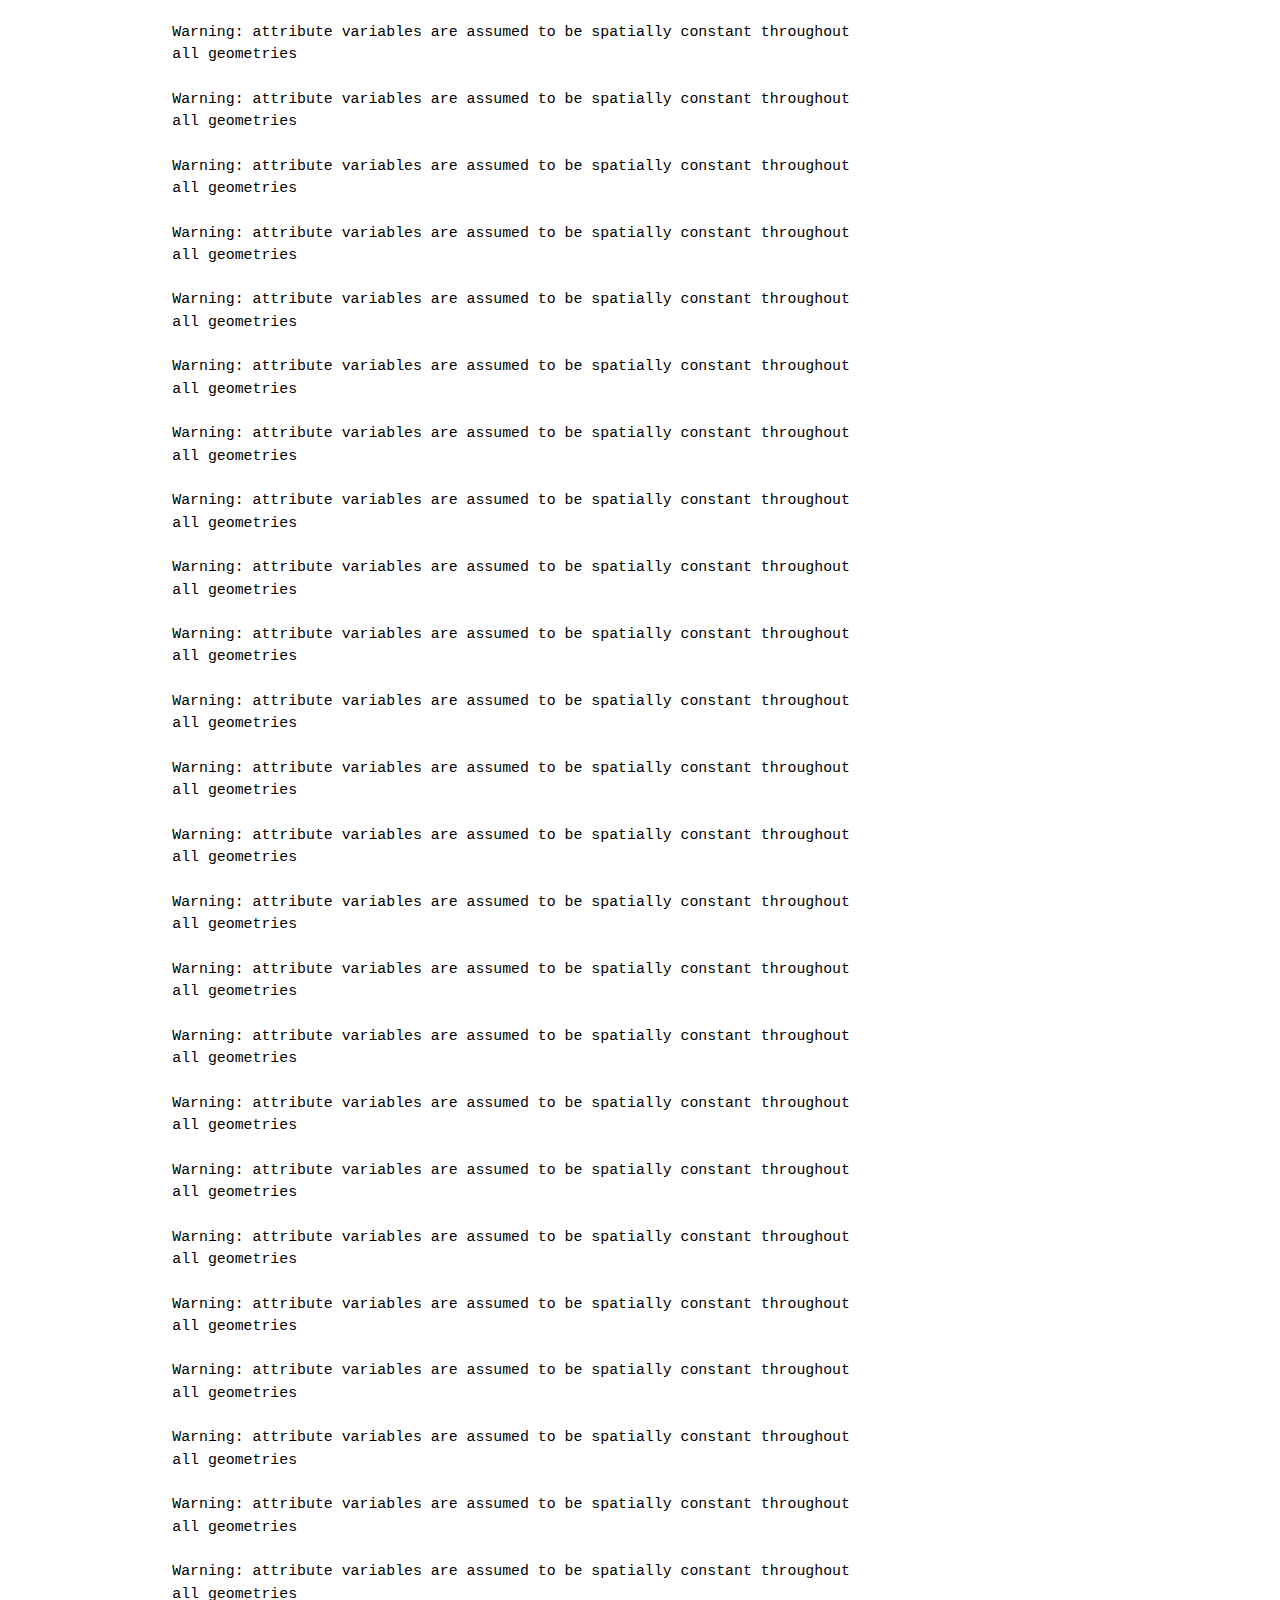
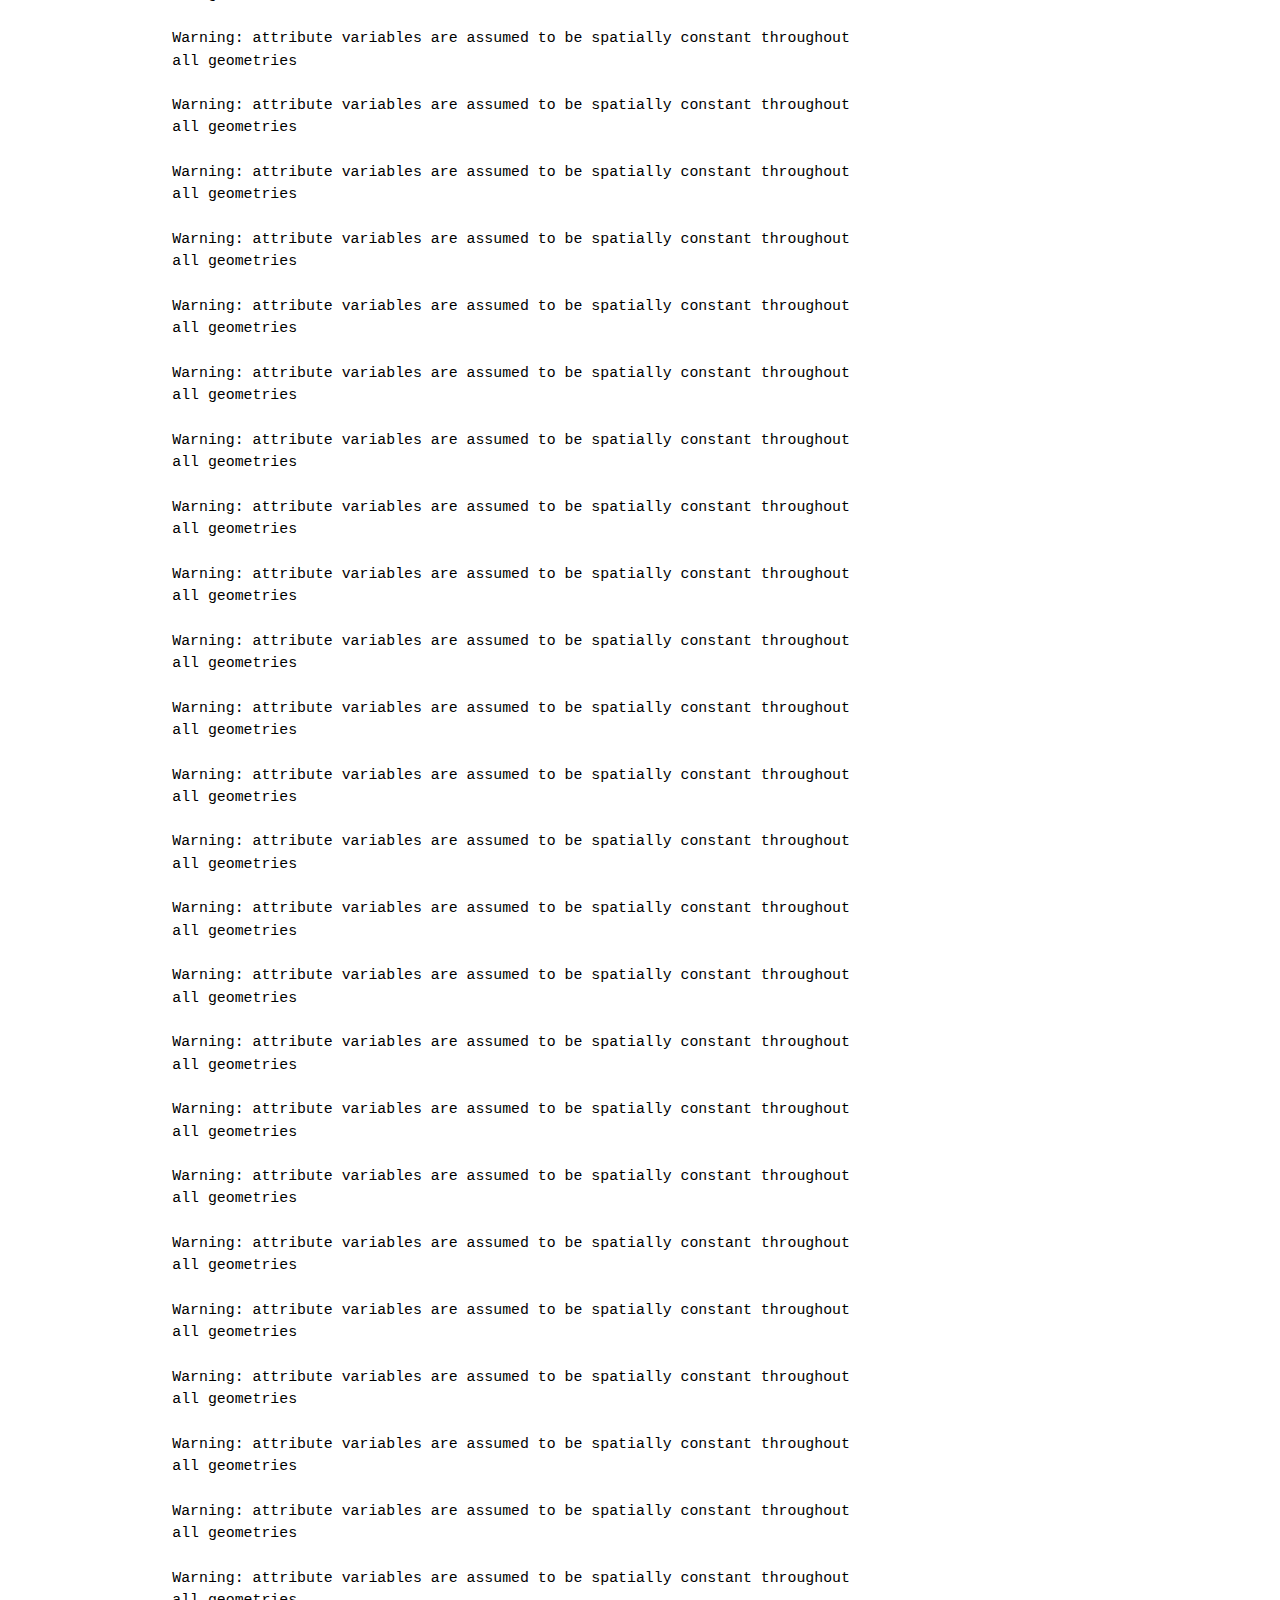
<file: docs/EXTRA/project.html>
<!DOCTYPE html>
<html xmlns="http://www.w3.org/1999/xhtml" lang="en" xml:lang="en"><head>

<meta charset="utf-8">
<meta name="generator" content="quarto-1.3.450">

<meta name="viewport" content="width=device-width, initial-scale=1.0, user-scalable=yes">

<meta name="dcterms.date" content="2024-04-20">

<title>Project 2 - presentation</title>
<style>
code{white-space: pre-wrap;}
span.smallcaps{font-variant: small-caps;}
div.columns{display: flex; gap: min(4vw, 1.5em);}
div.column{flex: auto; overflow-x: auto;}
div.hanging-indent{margin-left: 1.5em; text-indent: -1.5em;}
ul.task-list{list-style: none;}
ul.task-list li input[type="checkbox"] {
  width: 0.8em;
  margin: 0 0.8em 0.2em -1em; /* quarto-specific, see https://github.com/quarto-dev/quarto-cli/issues/4556 */ 
  vertical-align: middle;
}
/* CSS for syntax highlighting */
pre > code.sourceCode { white-space: pre; position: relative; }
pre > code.sourceCode > span { display: inline-block; line-height: 1.25; }
pre > code.sourceCode > span:empty { height: 1.2em; }
.sourceCode { overflow: visible; }
code.sourceCode > span { color: inherit; text-decoration: inherit; }
div.sourceCode { margin: 1em 0; }
pre.sourceCode { margin: 0; }
@media screen {
div.sourceCode { overflow: auto; }
}
@media print {
pre > code.sourceCode { white-space: pre-wrap; }
pre > code.sourceCode > span { text-indent: -5em; padding-left: 5em; }
}
pre.numberSource code
  { counter-reset: source-line 0; }
pre.numberSource code > span
  { position: relative; left: -4em; counter-increment: source-line; }
pre.numberSource code > span > a:first-child::before
  { content: counter(source-line);
    position: relative; left: -1em; text-align: right; vertical-align: baseline;
    border: none; display: inline-block;
    -webkit-touch-callout: none; -webkit-user-select: none;
    -khtml-user-select: none; -moz-user-select: none;
    -ms-user-select: none; user-select: none;
    padding: 0 4px; width: 4em;
  }
pre.numberSource { margin-left: 3em;  padding-left: 4px; }
div.sourceCode
  {   }
@media screen {
pre > code.sourceCode > span > a:first-child::before { text-decoration: underline; }
}
</style>


<script src="../site_libs/quarto-nav/quarto-nav.js"></script>
<script src="../site_libs/quarto-nav/headroom.min.js"></script>
<script src="../site_libs/clipboard/clipboard.min.js"></script>
<script src="../site_libs/quarto-search/autocomplete.umd.js"></script>
<script src="../site_libs/quarto-search/fuse.min.js"></script>
<script src="../site_libs/quarto-search/quarto-search.js"></script>
<meta name="quarto:offset" content="../">
<script src="../site_libs/quarto-html/quarto.js"></script>
<script src="../site_libs/quarto-html/popper.min.js"></script>
<script src="../site_libs/quarto-html/tippy.umd.min.js"></script>
<script src="../site_libs/quarto-html/anchor.min.js"></script>
<link href="../site_libs/quarto-html/tippy.css" rel="stylesheet">
<link href="../site_libs/quarto-html/quarto-syntax-highlighting.css" rel="stylesheet" id="quarto-text-highlighting-styles">
<script src="../site_libs/bootstrap/bootstrap.min.js"></script>
<link href="../site_libs/bootstrap/bootstrap-icons.css" rel="stylesheet">
<link href="../site_libs/bootstrap/bootstrap.min.css" rel="stylesheet" id="quarto-bootstrap" data-mode="light">
<script id="quarto-search-options" type="application/json">{
  "location": "navbar",
  "copy-button": false,
  "collapse-after": 3,
  "panel-placement": "end",
  "type": "overlay",
  "limit": 20,
  "language": {
    "search-no-results-text": "No results",
    "search-matching-documents-text": "matching documents",
    "search-copy-link-title": "Copy link to search",
    "search-hide-matches-text": "Hide additional matches",
    "search-more-match-text": "more match in this document",
    "search-more-matches-text": "more matches in this document",
    "search-clear-button-title": "Clear",
    "search-detached-cancel-button-title": "Cancel",
    "search-submit-button-title": "Submit",
    "search-label": "Search"
  }
}</script>


</head>

<body class="nav-fixed">

<div id="quarto-search-results"></div>
  <header id="quarto-header" class="headroom fixed-top">
    <nav class="navbar navbar-expand-lg navbar-dark ">
      <div class="navbar-container container-fluid">
      <div class="navbar-brand-container">
    <a class="navbar-brand" href="../index.html">
    <span class="navbar-title">Project 2</span>
    </a>
  </div>
            <div id="quarto-search" class="" title="Search"></div>
          <button class="navbar-toggler" type="button" data-bs-toggle="collapse" data-bs-target="#navbarCollapse" aria-controls="navbarCollapse" aria-expanded="false" aria-label="Toggle navigation" onclick="if (window.quartoToggleHeadroom) { window.quartoToggleHeadroom(); }">
  <span class="navbar-toggler-icon"></span>
</button>
          <div class="collapse navbar-collapse" id="navbarCollapse">
            <ul class="navbar-nav navbar-nav-scroll me-auto">
  <li class="nav-item">
    <a class="nav-link" href="../index.html" rel="" target="">
 <span class="menu-text">Project</span></a>
  </li>  
  <li class="nav-item">
    <a class="nav-link" href="../proposal.html" rel="" target="">
 <span class="menu-text">Proposal</span></a>
  </li>  
  <li class="nav-item">
    <a class="nav-link" href="../presentation.html" rel="" target="">
 <span class="menu-text">Presentation</span></a>
  </li>  
  <li class="nav-item">
    <a class="nav-link" href="../about.html" rel="" target="">
 <span class="menu-text">About</span></a>
  </li>  
</ul>
            <ul class="navbar-nav navbar-nav-scroll ms-auto">
  <li class="nav-item compact">
    <a class="nav-link" href="https://github.com/math241s24/project-02" rel="" target=""><i class="bi bi-github" role="img">
</i> 
 <span class="menu-text"></span></a>
  </li>  
</ul>
            <div class="quarto-navbar-tools">
</div>
          </div> <!-- /navcollapse -->
      </div> <!-- /container-fluid -->
    </nav>
</header>
<!-- content -->
<div id="quarto-content" class="quarto-container page-columns page-rows-contents page-layout-article page-navbar">
<!-- sidebar -->
<!-- margin-sidebar -->
    <div id="quarto-margin-sidebar" class="sidebar margin-sidebar">
        
    </div>
<!-- main -->
<main class="content" id="quarto-document-content">

<header id="title-block-header" class="quarto-title-block default">
<div class="quarto-title">
<h1 class="title">presentation</h1>
</div>



<div class="quarto-title-meta">

    
    <div>
    <div class="quarto-title-meta-heading">Published</div>
    <div class="quarto-title-meta-contents">
      <p class="date">April 20, 2024</p>
    </div>
  </div>
  
    
  </div>
  

</header>

<div class="cell">
<div class="sourceCode cell-code" id="cb1"><pre class="sourceCode r code-with-copy"><code class="sourceCode r"><span id="cb1-1"><a href="#cb1-1" aria-hidden="true" tabindex="-1"></a><span class="fu">library</span>(sf)</span></code><button title="Copy to Clipboard" class="code-copy-button"><i class="bi"></i></button></pre></div>
<div class="cell-output cell-output-stderr">
<pre><code>Linking to GEOS 3.11.0, GDAL 3.5.3, PROJ 9.1.0; sf_use_s2() is TRUE</code></pre>
</div>
<div class="sourceCode cell-code" id="cb3"><pre class="sourceCode r code-with-copy"><code class="sourceCode r"><span id="cb3-1"><a href="#cb3-1" aria-hidden="true" tabindex="-1"></a><span class="fu">library</span>(tidyverse)</span></code><button title="Copy to Clipboard" class="code-copy-button"><i class="bi"></i></button></pre></div>
<div class="cell-output cell-output-stderr">
<pre><code>── Attaching core tidyverse packages ──────────────────────── tidyverse 2.0.0 ──
✔ dplyr     1.1.4     ✔ readr     2.1.5
✔ forcats   1.0.0     ✔ stringr   1.5.1
✔ ggplot2   3.5.0     ✔ tibble    3.2.1
✔ lubridate 1.9.3     ✔ tidyr     1.3.1
✔ purrr     1.0.2     </code></pre>
</div>
<div class="cell-output cell-output-stderr">
<pre><code>── Conflicts ────────────────────────────────────────── tidyverse_conflicts() ──
✖ dplyr::filter() masks stats::filter()
✖ dplyr::lag()    masks stats::lag()
ℹ Use the conflicted package (&lt;http://conflicted.r-lib.org/&gt;) to force all conflicts to become errors</code></pre>
</div>
<div class="sourceCode cell-code" id="cb6"><pre class="sourceCode r code-with-copy"><code class="sourceCode r"><span id="cb6-1"><a href="#cb6-1" aria-hidden="true" tabindex="-1"></a><span class="fu">library</span>(tidycensus)</span>
<span id="cb6-2"><a href="#cb6-2" aria-hidden="true" tabindex="-1"></a><span class="fu">library</span>(ggthemes)</span></code><button title="Copy to Clipboard" class="code-copy-button"><i class="bi"></i></button></pre></div>
</div>
<div class="cell">
<div class="sourceCode cell-code" id="cb7"><pre class="sourceCode r code-with-copy"><code class="sourceCode r"><span id="cb7-1"><a href="#cb7-1" aria-hidden="true" tabindex="-1"></a>path <span class="ot">&lt;-</span> <span class="st">'/Users/zoe/Documents/project-02-zdraj/'</span></span>
<span id="cb7-2"><a href="#cb7-2" aria-hidden="true" tabindex="-1"></a></span>
<span id="cb7-3"><a href="#cb7-3" aria-hidden="true" tabindex="-1"></a>nbhd <span class="ot">&lt;-</span> <span class="fu">st_read</span>(<span class="fu">paste0</span>(path,<span class="st">'data/Neighborhood_Boundaries/Neighborhood_Boundaries.shp'</span>))</span></code><button title="Copy to Clipboard" class="code-copy-button"><i class="bi"></i></button></pre></div>
<div class="cell-output cell-output-stdout">
<pre><code>Reading layer `Neighborhood_Boundaries' from data source 
  `/Users/zoe/Documents/project-02-zdraj/data/Neighborhood_Boundaries/Neighborhood_Boundaries.shp' 
  using driver `ESRI Shapefile'
Simple feature collection with 130 features and 9 fields
Geometry type: POLYGON
Dimension:     XY
Bounding box:  xmin: -13677560 ymin: 5689875 xmax: -13632920 ymax: 5724919
Projected CRS: WGS 84 / Pseudo-Mercator</code></pre>
</div>
<div class="sourceCode cell-code" id="cb9"><pre class="sourceCode r code-with-copy"><code class="sourceCode r"><span id="cb9-1"><a href="#cb9-1" aria-hidden="true" tabindex="-1"></a>camp <span class="ot">&lt;-</span> <span class="fu">st_read</span>(<span class="fu">paste0</span>(path,<span class="st">'/data/IRP_Campsite_Reports/IRP_Campsite_Reports.shp'</span>)) <span class="sc">%&gt;%</span></span>
<span id="cb9-2"><a href="#cb9-2" aria-hidden="true" tabindex="-1"></a>  <span class="fu">filter</span>(duplicate <span class="sc">==</span> <span class="dv">0</span>) <span class="sc">%&gt;%</span></span>
<span id="cb9-3"><a href="#cb9-3" aria-hidden="true" tabindex="-1"></a>  <span class="fu">st_intersection</span>(nbhd)</span></code><button title="Copy to Clipboard" class="code-copy-button"><i class="bi"></i></button></pre></div>
<div class="cell-output cell-output-stdout">
<pre><code>Reading layer `IRP_Campsite_Reports' from data source 
  `/Users/zoe/Documents/project-02-zdraj/data/IRP_Campsite_Reports/IRP_Campsite_Reports.shp' 
  using driver `ESRI Shapefile'
Simple feature collection with 130985 features and 7 fields
Geometry type: POINT
Dimension:     XY
Bounding box:  xmin: -13689860 ymin: 5667279 xmax: -13563260 ymax: 5765968
Projected CRS: WGS 84 / Pseudo-Mercator</code></pre>
</div>
<div class="cell-output cell-output-stderr">
<pre><code>Warning: attribute variables are assumed to be spatially constant throughout
all geometries</code></pre>
</div>
<div class="sourceCode cell-code" id="cb12"><pre class="sourceCode r code-with-copy"><code class="sourceCode r"><span id="cb12-1"><a href="#cb12-1" aria-hidden="true" tabindex="-1"></a>post <span class="ot">&lt;-</span> <span class="fu">st_read</span>(<span class="fu">paste0</span>(path,<span class="st">'/data/IRP_Post_Sites/IRP_Post_Sites.shp'</span>)) <span class="sc">%&gt;%</span></span>
<span id="cb12-2"><a href="#cb12-2" aria-hidden="true" tabindex="-1"></a>  <span class="fu">st_intersection</span>(nbhd)</span></code><button title="Copy to Clipboard" class="code-copy-button"><i class="bi"></i></button></pre></div>
<div class="cell-output cell-output-stdout">
<pre><code>Reading layer `IRP_Post_Sites' from data source 
  `/Users/zoe/Documents/project-02-zdraj/data/IRP_Post_Sites/IRP_Post_Sites.shp' 
  using driver `ESRI Shapefile'
Simple feature collection with 7479 features and 14 fields
Geometry type: POINT
Dimension:     XY
Bounding box:  xmin: -13666500 ymin: 0 xmax: 0 ymax: 5722451
Projected CRS: WGS 84 / Pseudo-Mercator</code></pre>
</div>
<div class="cell-output cell-output-stderr">
<pre><code>Warning: attribute variables are assumed to be spatially constant throughout
all geometries</code></pre>
</div>
<div class="sourceCode cell-code" id="cb15"><pre class="sourceCode r code-with-copy"><code class="sourceCode r"><span id="cb15-1"><a href="#cb15-1" aria-hidden="true" tabindex="-1"></a><span class="fu">saveRDS</span>(camp, <span class="fu">paste0</span>(path, <span class="st">'output/camp.rds'</span>))  </span>
<span id="cb15-2"><a href="#cb15-2" aria-hidden="true" tabindex="-1"></a></span>
<span id="cb15-3"><a href="#cb15-3" aria-hidden="true" tabindex="-1"></a><span class="fu">saveRDS</span>(post, <span class="fu">paste0</span>(path, <span class="st">'output/post.rds'</span>))  </span></code><button title="Copy to Clipboard" class="code-copy-button"><i class="bi"></i></button></pre></div>
</div>
<div class="cell">
<div class="sourceCode cell-code" id="cb16"><pre class="sourceCode r code-with-copy"><code class="sourceCode r"><span id="cb16-1"><a href="#cb16-1" aria-hidden="true" tabindex="-1"></a><span class="fu">census_api_key</span>(<span class="st">"52620b313938030a5a76504b3ad63ed2355a8ce2"</span>)</span></code><button title="Copy to Clipboard" class="code-copy-button"><i class="bi"></i></button></pre></div>
<div class="cell-output cell-output-stderr">
<pre><code>To install your API key for use in future sessions, run this function with `install = TRUE`.</code></pre>
</div>
<div class="sourceCode cell-code" id="cb18"><pre class="sourceCode r code-with-copy"><code class="sourceCode r"><span id="cb18-1"><a href="#cb18-1" aria-hidden="true" tabindex="-1"></a>income <span class="ot">&lt;-</span> <span class="fu">get_acs</span>(<span class="at">geography =</span> <span class="st">"block group"</span>, </span>
<span id="cb18-2"><a href="#cb18-2" aria-hidden="true" tabindex="-1"></a>              <span class="at">year =</span> <span class="dv">2021</span>,</span>
<span id="cb18-3"><a href="#cb18-3" aria-hidden="true" tabindex="-1"></a>              <span class="at">variables =</span> <span class="fu">c</span>(<span class="at">median_income =</span> <span class="st">"B19013_001"</span>, <span class="at">total_pop =</span> <span class="st">"B03002_001"</span>), </span>
<span id="cb18-4"><a href="#cb18-4" aria-hidden="true" tabindex="-1"></a>              <span class="at">state =</span> <span class="st">"OR"</span>,</span>
<span id="cb18-5"><a href="#cb18-5" aria-hidden="true" tabindex="-1"></a>              <span class="at">county =</span> <span class="st">"Multnomah"</span>,</span>
<span id="cb18-6"><a href="#cb18-6" aria-hidden="true" tabindex="-1"></a>              <span class="at">output =</span> <span class="st">"wide"</span>,</span>
<span id="cb18-7"><a href="#cb18-7" aria-hidden="true" tabindex="-1"></a>              <span class="at">geometry =</span> <span class="cn">TRUE</span>)</span></code><button title="Copy to Clipboard" class="code-copy-button"><i class="bi"></i></button></pre></div>
<div class="cell-output cell-output-stderr">
<pre><code>Getting data from the 2017-2021 5-year ACS</code></pre>
</div>
<div class="cell-output cell-output-stderr">
<pre><code>Downloading feature geometry from the Census website.  To cache shapefiles for use in future sessions, set `options(tigris_use_cache = TRUE)`.</code></pre>
</div>
<div class="cell-output cell-output-stdout">
<pre><code>
Downloading: 16 kB     
Downloading: 16 kB     
Downloading: 16 kB     
Downloading: 16 kB     
Downloading: 16 kB     
Downloading: 16 kB     
Downloading: 16 kB     
Downloading: 16 kB     
Downloading: 16 kB     
Downloading: 16 kB     
Downloading: 16 kB     
Downloading: 16 kB     
Downloading: 33 kB     
Downloading: 33 kB     
Downloading: 33 kB     
Downloading: 33 kB     
Downloading: 33 kB     
Downloading: 33 kB     
Downloading: 41 kB     
Downloading: 41 kB     
Downloading: 41 kB     
Downloading: 41 kB     
Downloading: 41 kB     
Downloading: 41 kB     
Downloading: 41 kB     
Downloading: 41 kB     
Downloading: 57 kB     
Downloading: 57 kB     
Downloading: 57 kB     
Downloading: 57 kB     
Downloading: 57 kB     
Downloading: 57 kB     
Downloading: 57 kB     
Downloading: 57 kB     
Downloading: 57 kB     
Downloading: 57 kB     
Downloading: 73 kB     
Downloading: 73 kB     
Downloading: 73 kB     
Downloading: 73 kB     
Downloading: 90 kB     
Downloading: 90 kB     
Downloading: 110 kB     
Downloading: 110 kB     
Downloading: 110 kB     
Downloading: 110 kB     
Downloading: 120 kB     
Downloading: 120 kB     
Downloading: 120 kB     
Downloading: 120 kB     
Downloading: 120 kB     
Downloading: 120 kB     
Downloading: 150 kB     
Downloading: 150 kB     
Downloading: 150 kB     
Downloading: 150 kB     
Downloading: 190 kB     
Downloading: 190 kB     
Downloading: 190 kB     
Downloading: 190 kB     
Downloading: 190 kB     
Downloading: 190 kB     
Downloading: 190 kB     
Downloading: 190 kB     
Downloading: 190 kB     
Downloading: 190 kB     
Downloading: 190 kB     
Downloading: 190 kB     
Downloading: 240 kB     
Downloading: 240 kB     
Downloading: 240 kB     
Downloading: 240 kB     
Downloading: 240 kB     
Downloading: 240 kB     
Downloading: 240 kB     
Downloading: 240 kB     
Downloading: 290 kB     
Downloading: 290 kB     
Downloading: 310 kB     
Downloading: 310 kB     
Downloading: 310 kB     
Downloading: 310 kB     
Downloading: 340 kB     
Downloading: 340 kB     
Downloading: 360 kB     
Downloading: 360 kB     
Downloading: 360 kB     
Downloading: 360 kB     
Downloading: 360 kB     
Downloading: 360 kB     
Downloading: 370 kB     
Downloading: 370 kB     
Downloading: 370 kB     
Downloading: 370 kB     
Downloading: 390 kB     
Downloading: 390 kB     
Downloading: 420 kB     
Downloading: 420 kB     
Downloading: 420 kB     
Downloading: 420 kB     
Downloading: 440 kB     
Downloading: 440 kB     
Downloading: 440 kB     
Downloading: 440 kB     
Downloading: 460 kB     
Downloading: 460 kB     
Downloading: 500 kB     
Downloading: 500 kB     
Downloading: 500 kB     
Downloading: 500 kB     
Downloading: 500 kB     
Downloading: 500 kB     
Downloading: 510 kB     
Downloading: 510 kB     
Downloading: 510 kB     
Downloading: 510 kB     
Downloading: 510 kB     
Downloading: 510 kB     
Downloading: 560 kB     
Downloading: 560 kB     
Downloading: 560 kB     
Downloading: 560 kB     
Downloading: 560 kB     
Downloading: 560 kB     
Downloading: 560 kB     
Downloading: 560 kB     
Downloading: 600 kB     
Downloading: 600 kB     
Downloading: 630 kB     
Downloading: 630 kB     
Downloading: 630 kB     
Downloading: 630 kB     
Downloading: 630 kB     
Downloading: 630 kB     
Downloading: 690 kB     
Downloading: 690 kB     
Downloading: 690 kB     
Downloading: 690 kB     
Downloading: 710 kB     
Downloading: 710 kB     
Downloading: 710 kB     
Downloading: 710 kB     
Downloading: 710 kB     
Downloading: 710 kB     
Downloading: 710 kB     
Downloading: 710 kB     
Downloading: 720 kB     
Downloading: 720 kB     
Downloading: 720 kB     
Downloading: 720 kB     
Downloading: 720 kB     
Downloading: 720 kB     
Downloading: 750 kB     
Downloading: 750 kB     
Downloading: 750 kB     
Downloading: 750 kB     
Downloading: 750 kB     
Downloading: 750 kB     
Downloading: 750 kB     
Downloading: 750 kB     
Downloading: 820 kB     
Downloading: 820 kB     
Downloading: 820 kB     
Downloading: 820 kB     
Downloading: 840 kB     
Downloading: 840 kB     
Downloading: 840 kB     
Downloading: 840 kB     
Downloading: 840 kB     
Downloading: 840 kB     
Downloading: 840 kB     
Downloading: 840 kB     
Downloading: 850 kB     
Downloading: 850 kB     
Downloading: 900 kB     
Downloading: 900 kB     
Downloading: 900 kB     
Downloading: 900 kB     
Downloading: 910 kB     
Downloading: 910 kB     
Downloading: 910 kB     
Downloading: 910 kB     
Downloading: 940 kB     
Downloading: 940 kB     
Downloading: 960 kB     
Downloading: 960 kB     
Downloading: 960 kB     
Downloading: 960 kB     
Downloading: 960 kB     
Downloading: 960 kB     
Downloading: 960 kB     
Downloading: 960 kB     
Downloading: 960 kB     
Downloading: 960 kB     
Downloading: 1 MB     
Downloading: 1 MB     
Downloading: 1 MB     
Downloading: 1 MB     
Downloading: 1 MB     
Downloading: 1 MB     
Downloading: 1.1 MB     
Downloading: 1.1 MB     
Downloading: 1.1 MB     
Downloading: 1.1 MB     
Downloading: 1.1 MB     
Downloading: 1.1 MB     
Downloading: 1.1 MB     
Downloading: 1.1 MB     
Downloading: 1.1 MB     
Downloading: 1.1 MB     
Downloading: 1.1 MB     
Downloading: 1.1 MB     
Downloading: 1.1 MB     
Downloading: 1.1 MB     
Downloading: 1.1 MB     
Downloading: 1.1 MB     
Downloading: 1.2 MB     
Downloading: 1.2 MB     
Downloading: 1.2 MB     
Downloading: 1.2 MB     
Downloading: 1.2 MB     
Downloading: 1.2 MB     
Downloading: 1.2 MB     
Downloading: 1.2 MB     
Downloading: 1.2 MB     
Downloading: 1.2 MB     
Downloading: 1.2 MB     
Downloading: 1.2 MB     
Downloading: 1.3 MB     
Downloading: 1.3 MB     
Downloading: 1.3 MB     
Downloading: 1.3 MB     
Downloading: 1.3 MB     
Downloading: 1.3 MB     
Downloading: 1.3 MB     
Downloading: 1.3 MB     
Downloading: 1.3 MB     
Downloading: 1.3 MB     
Downloading: 1.3 MB     
Downloading: 1.3 MB     
Downloading: 1.3 MB     
Downloading: 1.3 MB     
Downloading: 1.3 MB     
Downloading: 1.3 MB     
Downloading: 1.3 MB     
Downloading: 1.3 MB     
Downloading: 1.3 MB     
Downloading: 1.3 MB     
Downloading: 1.3 MB     
Downloading: 1.3 MB     
Downloading: 1.3 MB     
Downloading: 1.3 MB     
Downloading: 1.3 MB     
Downloading: 1.3 MB     
Downloading: 1.3 MB     
Downloading: 1.3 MB     
Downloading: 1.4 MB     
Downloading: 1.4 MB     
Downloading: 1.4 MB     
Downloading: 1.4 MB     
Downloading: 1.4 MB     
Downloading: 1.4 MB     
Downloading: 1.4 MB     
Downloading: 1.4 MB     
Downloading: 1.4 MB     
Downloading: 1.4 MB     
Downloading: 1.4 MB     
Downloading: 1.4 MB     
Downloading: 1.4 MB     
Downloading: 1.4 MB     
Downloading: 1.4 MB     
Downloading: 1.4 MB     
Downloading: 1.4 MB     
Downloading: 1.4 MB     
Downloading: 1.4 MB     
Downloading: 1.4 MB     
Downloading: 1.4 MB     
Downloading: 1.4 MB     
Downloading: 1.5 MB     
Downloading: 1.5 MB     
Downloading: 1.5 MB     
Downloading: 1.5 MB     
Downloading: 1.5 MB     
Downloading: 1.5 MB     
Downloading: 1.5 MB     
Downloading: 1.5 MB     
Downloading: 1.5 MB     
Downloading: 1.5 MB     
Downloading: 1.5 MB     
Downloading: 1.5 MB     
Downloading: 1.5 MB     
Downloading: 1.5 MB     
Downloading: 1.5 MB     
Downloading: 1.5 MB     
Downloading: 1.5 MB     
Downloading: 1.5 MB     
Downloading: 1.5 MB     
Downloading: 1.5 MB     
Downloading: 1.5 MB     
Downloading: 1.5 MB     
Downloading: 1.5 MB     
Downloading: 1.5 MB     
Downloading: 1.5 MB     
Downloading: 1.5 MB     
Downloading: 1.6 MB     
Downloading: 1.6 MB     
Downloading: 1.6 MB     
Downloading: 1.6 MB     
Downloading: 1.6 MB     
Downloading: 1.6 MB     
Downloading: 1.6 MB     
Downloading: 1.6 MB     
Downloading: 1.7 MB     
Downloading: 1.7 MB     
Downloading: 1.7 MB     
Downloading: 1.7 MB     
Downloading: 1.7 MB     
Downloading: 1.7 MB     
Downloading: 1.7 MB     
Downloading: 1.7 MB     
Downloading: 1.7 MB     
Downloading: 1.7 MB     
Downloading: 1.7 MB     
Downloading: 1.7 MB     
Downloading: 1.7 MB     
Downloading: 1.7 MB     
Downloading: 1.7 MB     
Downloading: 1.7 MB     
Downloading: 1.7 MB     
Downloading: 1.7 MB     
Downloading: 1.7 MB     
Downloading: 1.7 MB     
Downloading: 1.7 MB     
Downloading: 1.7 MB     
Downloading: 1.7 MB     
Downloading: 1.7 MB     
Downloading: 1.7 MB     
Downloading: 1.7 MB     
Downloading: 1.7 MB     
Downloading: 1.7 MB     
Downloading: 1.7 MB     
Downloading: 1.7 MB     
Downloading: 1.8 MB     
Downloading: 1.8 MB     
Downloading: 1.8 MB     
Downloading: 1.8 MB     
Downloading: 1.8 MB     
Downloading: 1.8 MB     
Downloading: 1.8 MB     
Downloading: 1.8 MB     
Downloading: 1.8 MB     
Downloading: 1.8 MB     
Downloading: 1.8 MB     
Downloading: 1.8 MB     
Downloading: 1.8 MB     
Downloading: 1.8 MB     
Downloading: 1.8 MB     
Downloading: 1.8 MB     
Downloading: 1.9 MB     
Downloading: 1.9 MB     
Downloading: 1.9 MB     
Downloading: 1.9 MB     
Downloading: 1.9 MB     
Downloading: 1.9 MB     </code></pre>
</div>
</div>
<div class="cell">
<div class="sourceCode cell-code" id="cb22"><pre class="sourceCode r code-with-copy"><code class="sourceCode r"><span id="cb22-1"><a href="#cb22-1" aria-hidden="true" tabindex="-1"></a><span class="cf">for</span> (neighborhood <span class="cf">in</span> nbhd<span class="sc">$</span>NAME) {</span>
<span id="cb22-2"><a href="#cb22-2" aria-hidden="true" tabindex="-1"></a>  </span>
<span id="cb22-3"><a href="#cb22-3" aria-hidden="true" tabindex="-1"></a>df <span class="ot">&lt;-</span> nbhd <span class="sc">%&gt;%</span></span>
<span id="cb22-4"><a href="#cb22-4" aria-hidden="true" tabindex="-1"></a>  <span class="fu">filter</span>(NAME<span class="sc">==</span>neighborhood) <span class="sc">%&gt;%</span></span>
<span id="cb22-5"><a href="#cb22-5" aria-hidden="true" tabindex="-1"></a>  <span class="fu">st_transform</span>(<span class="fu">st_crs</span>(income))</span>
<span id="cb22-6"><a href="#cb22-6" aria-hidden="true" tabindex="-1"></a></span>
<span id="cb22-7"><a href="#cb22-7" aria-hidden="true" tabindex="-1"></a>median_income <span class="ot">&lt;-</span> <span class="fu">st_intersection</span>(income, df) <span class="sc">%&gt;%</span></span>
<span id="cb22-8"><a href="#cb22-8" aria-hidden="true" tabindex="-1"></a>  <span class="fu">drop_na</span>(median_incomeE, total_popE) <span class="sc">%&gt;%</span></span>
<span id="cb22-9"><a href="#cb22-9" aria-hidden="true" tabindex="-1"></a>  <span class="fu">mutate</span>(<span class="at">prop =</span> total_popE<span class="sc">/</span><span class="fu">sum</span>(total_popE)) <span class="sc">%&gt;%</span></span>
<span id="cb22-10"><a href="#cb22-10" aria-hidden="true" tabindex="-1"></a>  <span class="fu">summarise</span>(<span class="fu">sum</span>(median_incomeE<span class="sc">*</span>prop)) <span class="sc">%&gt;%</span></span>
<span id="cb22-11"><a href="#cb22-11" aria-hidden="true" tabindex="-1"></a>  <span class="fu">st_drop_geometry</span>() <span class="sc">%&gt;%</span></span>
<span id="cb22-12"><a href="#cb22-12" aria-hidden="true" tabindex="-1"></a>  <span class="fu">pull</span>()</span>
<span id="cb22-13"><a href="#cb22-13" aria-hidden="true" tabindex="-1"></a></span>
<span id="cb22-14"><a href="#cb22-14" aria-hidden="true" tabindex="-1"></a>nbhd[nbhd<span class="sc">$</span>NAME <span class="sc">==</span> neighborhood, <span class="st">"median_income"</span>] <span class="ot">&lt;-</span> median_income</span>
<span id="cb22-15"><a href="#cb22-15" aria-hidden="true" tabindex="-1"></a>}</span></code><button title="Copy to Clipboard" class="code-copy-button"><i class="bi"></i></button></pre></div>
<div class="cell-output cell-output-stderr">
<pre><code>Warning: attribute variables are assumed to be spatially constant throughout
all geometries

Warning: attribute variables are assumed to be spatially constant throughout
all geometries

Warning: attribute variables are assumed to be spatially constant throughout
all geometries

Warning: attribute variables are assumed to be spatially constant throughout
all geometries

Warning: attribute variables are assumed to be spatially constant throughout
all geometries

Warning: attribute variables are assumed to be spatially constant throughout
all geometries

Warning: attribute variables are assumed to be spatially constant throughout
all geometries

Warning: attribute variables are assumed to be spatially constant throughout
all geometries

Warning: attribute variables are assumed to be spatially constant throughout
all geometries

Warning: attribute variables are assumed to be spatially constant throughout
all geometries

Warning: attribute variables are assumed to be spatially constant throughout
all geometries

Warning: attribute variables are assumed to be spatially constant throughout
all geometries

Warning: attribute variables are assumed to be spatially constant throughout
all geometries

Warning: attribute variables are assumed to be spatially constant throughout
all geometries

Warning: attribute variables are assumed to be spatially constant throughout
all geometries

Warning: attribute variables are assumed to be spatially constant throughout
all geometries

Warning: attribute variables are assumed to be spatially constant throughout
all geometries

Warning: attribute variables are assumed to be spatially constant throughout
all geometries

Warning: attribute variables are assumed to be spatially constant throughout
all geometries

Warning: attribute variables are assumed to be spatially constant throughout
all geometries

Warning: attribute variables are assumed to be spatially constant throughout
all geometries

Warning: attribute variables are assumed to be spatially constant throughout
all geometries

Warning: attribute variables are assumed to be spatially constant throughout
all geometries

Warning: attribute variables are assumed to be spatially constant throughout
all geometries

Warning: attribute variables are assumed to be spatially constant throughout
all geometries

Warning: attribute variables are assumed to be spatially constant throughout
all geometries

Warning: attribute variables are assumed to be spatially constant throughout
all geometries

Warning: attribute variables are assumed to be spatially constant throughout
all geometries

Warning: attribute variables are assumed to be spatially constant throughout
all geometries

Warning: attribute variables are assumed to be spatially constant throughout
all geometries

Warning: attribute variables are assumed to be spatially constant throughout
all geometries

Warning: attribute variables are assumed to be spatially constant throughout
all geometries

Warning: attribute variables are assumed to be spatially constant throughout
all geometries

Warning: attribute variables are assumed to be spatially constant throughout
all geometries

Warning: attribute variables are assumed to be spatially constant throughout
all geometries

Warning: attribute variables are assumed to be spatially constant throughout
all geometries

Warning: attribute variables are assumed to be spatially constant throughout
all geometries

Warning: attribute variables are assumed to be spatially constant throughout
all geometries

Warning: attribute variables are assumed to be spatially constant throughout
all geometries

Warning: attribute variables are assumed to be spatially constant throughout
all geometries

Warning: attribute variables are assumed to be spatially constant throughout
all geometries

Warning: attribute variables are assumed to be spatially constant throughout
all geometries

Warning: attribute variables are assumed to be spatially constant throughout
all geometries

Warning: attribute variables are assumed to be spatially constant throughout
all geometries

Warning: attribute variables are assumed to be spatially constant throughout
all geometries

Warning: attribute variables are assumed to be spatially constant throughout
all geometries

Warning: attribute variables are assumed to be spatially constant throughout
all geometries

Warning: attribute variables are assumed to be spatially constant throughout
all geometries

Warning: attribute variables are assumed to be spatially constant throughout
all geometries

Warning: attribute variables are assumed to be spatially constant throughout
all geometries

Warning: attribute variables are assumed to be spatially constant throughout
all geometries

Warning: attribute variables are assumed to be spatially constant throughout
all geometries

Warning: attribute variables are assumed to be spatially constant throughout
all geometries

Warning: attribute variables are assumed to be spatially constant throughout
all geometries

Warning: attribute variables are assumed to be spatially constant throughout
all geometries

Warning: attribute variables are assumed to be spatially constant throughout
all geometries

Warning: attribute variables are assumed to be spatially constant throughout
all geometries

Warning: attribute variables are assumed to be spatially constant throughout
all geometries

Warning: attribute variables are assumed to be spatially constant throughout
all geometries

Warning: attribute variables are assumed to be spatially constant throughout
all geometries

Warning: attribute variables are assumed to be spatially constant throughout
all geometries

Warning: attribute variables are assumed to be spatially constant throughout
all geometries

Warning: attribute variables are assumed to be spatially constant throughout
all geometries

Warning: attribute variables are assumed to be spatially constant throughout
all geometries

Warning: attribute variables are assumed to be spatially constant throughout
all geometries

Warning: attribute variables are assumed to be spatially constant throughout
all geometries

Warning: attribute variables are assumed to be spatially constant throughout
all geometries

Warning: attribute variables are assumed to be spatially constant throughout
all geometries

Warning: attribute variables are assumed to be spatially constant throughout
all geometries

Warning: attribute variables are assumed to be spatially constant throughout
all geometries

Warning: attribute variables are assumed to be spatially constant throughout
all geometries

Warning: attribute variables are assumed to be spatially constant throughout
all geometries

Warning: attribute variables are assumed to be spatially constant throughout
all geometries

Warning: attribute variables are assumed to be spatially constant throughout
all geometries

Warning: attribute variables are assumed to be spatially constant throughout
all geometries

Warning: attribute variables are assumed to be spatially constant throughout
all geometries

Warning: attribute variables are assumed to be spatially constant throughout
all geometries

Warning: attribute variables are assumed to be spatially constant throughout
all geometries

Warning: attribute variables are assumed to be spatially constant throughout
all geometries

Warning: attribute variables are assumed to be spatially constant throughout
all geometries

Warning: attribute variables are assumed to be spatially constant throughout
all geometries

Warning: attribute variables are assumed to be spatially constant throughout
all geometries

Warning: attribute variables are assumed to be spatially constant throughout
all geometries

Warning: attribute variables are assumed to be spatially constant throughout
all geometries

Warning: attribute variables are assumed to be spatially constant throughout
all geometries

Warning: attribute variables are assumed to be spatially constant throughout
all geometries

Warning: attribute variables are assumed to be spatially constant throughout
all geometries

Warning: attribute variables are assumed to be spatially constant throughout
all geometries

Warning: attribute variables are assumed to be spatially constant throughout
all geometries

Warning: attribute variables are assumed to be spatially constant throughout
all geometries

Warning: attribute variables are assumed to be spatially constant throughout
all geometries

Warning: attribute variables are assumed to be spatially constant throughout
all geometries

Warning: attribute variables are assumed to be spatially constant throughout
all geometries

Warning: attribute variables are assumed to be spatially constant throughout
all geometries

Warning: attribute variables are assumed to be spatially constant throughout
all geometries

Warning: attribute variables are assumed to be spatially constant throughout
all geometries

Warning: attribute variables are assumed to be spatially constant throughout
all geometries

Warning: attribute variables are assumed to be spatially constant throughout
all geometries

Warning: attribute variables are assumed to be spatially constant throughout
all geometries

Warning: attribute variables are assumed to be spatially constant throughout
all geometries

Warning: attribute variables are assumed to be spatially constant throughout
all geometries

Warning: attribute variables are assumed to be spatially constant throughout
all geometries

Warning: attribute variables are assumed to be spatially constant throughout
all geometries

Warning: attribute variables are assumed to be spatially constant throughout
all geometries

Warning: attribute variables are assumed to be spatially constant throughout
all geometries

Warning: attribute variables are assumed to be spatially constant throughout
all geometries

Warning: attribute variables are assumed to be spatially constant throughout
all geometries

Warning: attribute variables are assumed to be spatially constant throughout
all geometries

Warning: attribute variables are assumed to be spatially constant throughout
all geometries

Warning: attribute variables are assumed to be spatially constant throughout
all geometries

Warning: attribute variables are assumed to be spatially constant throughout
all geometries

Warning: attribute variables are assumed to be spatially constant throughout
all geometries

Warning: attribute variables are assumed to be spatially constant throughout
all geometries

Warning: attribute variables are assumed to be spatially constant throughout
all geometries

Warning: attribute variables are assumed to be spatially constant throughout
all geometries

Warning: attribute variables are assumed to be spatially constant throughout
all geometries

Warning: attribute variables are assumed to be spatially constant throughout
all geometries

Warning: attribute variables are assumed to be spatially constant throughout
all geometries

Warning: attribute variables are assumed to be spatially constant throughout
all geometries

Warning: attribute variables are assumed to be spatially constant throughout
all geometries

Warning: attribute variables are assumed to be spatially constant throughout
all geometries

Warning: attribute variables are assumed to be spatially constant throughout
all geometries

Warning: attribute variables are assumed to be spatially constant throughout
all geometries

Warning: attribute variables are assumed to be spatially constant throughout
all geometries

Warning: attribute variables are assumed to be spatially constant throughout
all geometries

Warning: attribute variables are assumed to be spatially constant throughout
all geometries

Warning: attribute variables are assumed to be spatially constant throughout
all geometries

Warning: attribute variables are assumed to be spatially constant throughout
all geometries

Warning: attribute variables are assumed to be spatially constant throughout
all geometries

Warning: attribute variables are assumed to be spatially constant throughout
all geometries</code></pre>
</div>
<div class="sourceCode cell-code" id="cb24"><pre class="sourceCode r code-with-copy"><code class="sourceCode r"><span id="cb24-1"><a href="#cb24-1" aria-hidden="true" tabindex="-1"></a><span class="fu">saveRDS</span>(nbhd, <span class="fu">paste0</span>(path, <span class="st">'output/nbhd_data.rds'</span>))  </span></code><button title="Copy to Clipboard" class="code-copy-button"><i class="bi"></i></button></pre></div>
</div>
<div class="cell">
<div class="sourceCode cell-code" id="cb25"><pre class="sourceCode r code-with-copy"><code class="sourceCode r"><span id="cb25-1"><a href="#cb25-1" aria-hidden="true" tabindex="-1"></a>p1 <span class="ot">&lt;-</span> nbhd <span class="sc">%&gt;%</span> </span>
<span id="cb25-2"><a href="#cb25-2" aria-hidden="true" tabindex="-1"></a>  <span class="fu">ggplot</span>(<span class="fu">aes</span>(<span class="at">fill=</span>median_income)) <span class="sc">+</span></span>
<span id="cb25-3"><a href="#cb25-3" aria-hidden="true" tabindex="-1"></a>  <span class="fu">geom_sf</span>() <span class="sc">+</span></span>
<span id="cb25-4"><a href="#cb25-4" aria-hidden="true" tabindex="-1"></a>  <span class="fu">scale_fill_viridis_c</span>() <span class="sc">+</span></span>
<span id="cb25-5"><a href="#cb25-5" aria-hidden="true" tabindex="-1"></a>  <span class="fu">geom_sf</span>(<span class="at">data=</span>camp, <span class="at">alpha=</span><span class="fl">0.03</span>) <span class="sc">+</span></span>
<span id="cb25-6"><a href="#cb25-6" aria-hidden="true" tabindex="-1"></a>  <span class="fu">theme_void</span>() <span class="sc">+</span></span>
<span id="cb25-7"><a href="#cb25-7" aria-hidden="true" tabindex="-1"></a>  <span class="fu">theme</span>(<span class="at">panel.background=</span><span class="fu">element_rect</span>(<span class="at">fill=</span><span class="st">"white"</span>)) <span class="sc">+</span></span>
<span id="cb25-8"><a href="#cb25-8" aria-hidden="true" tabindex="-1"></a>  <span class="fu">labs</span>(<span class="at">title=</span><span class="st">"Reported Camp Sites"</span>, <span class="at">fill=</span><span class="st">"Median Income"</span>)</span>
<span id="cb25-9"><a href="#cb25-9" aria-hidden="true" tabindex="-1"></a></span>
<span id="cb25-10"><a href="#cb25-10" aria-hidden="true" tabindex="-1"></a>p2 <span class="ot">&lt;-</span> nbhd <span class="sc">%&gt;%</span> </span>
<span id="cb25-11"><a href="#cb25-11" aria-hidden="true" tabindex="-1"></a>  <span class="fu">ggplot</span>(<span class="fu">aes</span>(<span class="at">fill=</span>median_income)) <span class="sc">+</span></span>
<span id="cb25-12"><a href="#cb25-12" aria-hidden="true" tabindex="-1"></a>  <span class="fu">geom_sf</span>() <span class="sc">+</span></span>
<span id="cb25-13"><a href="#cb25-13" aria-hidden="true" tabindex="-1"></a>  <span class="fu">scale_fill_viridis_c</span>() <span class="sc">+</span></span>
<span id="cb25-14"><a href="#cb25-14" aria-hidden="true" tabindex="-1"></a>  <span class="fu">geom_sf</span>(<span class="at">data=</span>post, <span class="at">alpha=</span><span class="fl">0.03</span>) <span class="sc">+</span></span>
<span id="cb25-15"><a href="#cb25-15" aria-hidden="true" tabindex="-1"></a>  <span class="fu">theme_void</span>() <span class="sc">+</span></span>
<span id="cb25-16"><a href="#cb25-16" aria-hidden="true" tabindex="-1"></a>  <span class="fu">theme</span>(<span class="at">panel.background=</span><span class="fu">element_rect</span>(<span class="at">fill=</span><span class="st">'white'</span>)) <span class="sc">+</span></span>
<span id="cb25-17"><a href="#cb25-17" aria-hidden="true" tabindex="-1"></a>  <span class="fu">labs</span>(<span class="at">title=</span><span class="st">"Camp Sites Posted for Removal"</span>, <span class="at">fill=</span><span class="st">"Median Income"</span>)</span>
<span id="cb25-18"><a href="#cb25-18" aria-hidden="true" tabindex="-1"></a></span>
<span id="cb25-19"><a href="#cb25-19" aria-hidden="true" tabindex="-1"></a><span class="fu">ggsave</span>(p1, <span class="at">filename =</span> <span class="fu">paste0</span>(path,<span class="st">'output/Map1.png'</span>))</span></code><button title="Copy to Clipboard" class="code-copy-button"><i class="bi"></i></button></pre></div>
<div class="cell-output cell-output-stderr">
<pre><code>Saving 7 x 5 in image</code></pre>
</div>
<div class="sourceCode cell-code" id="cb27"><pre class="sourceCode r code-with-copy"><code class="sourceCode r"><span id="cb27-1"><a href="#cb27-1" aria-hidden="true" tabindex="-1"></a><span class="fu">ggsave</span>(p2, <span class="at">filename =</span> <span class="fu">paste0</span>(path,<span class="st">'output/Map2.png'</span>))</span></code><button title="Copy to Clipboard" class="code-copy-button"><i class="bi"></i></button></pre></div>
<div class="cell-output cell-output-stderr">
<pre><code>Saving 7 x 5 in image</code></pre>
</div>
<div class="sourceCode cell-code" id="cb29"><pre class="sourceCode r code-with-copy"><code class="sourceCode r"><span id="cb29-1"><a href="#cb29-1" aria-hidden="true" tabindex="-1"></a>p3 <span class="ot">&lt;-</span> <span class="fu">ggplot</span>() <span class="sc">+</span></span>
<span id="cb29-2"><a href="#cb29-2" aria-hidden="true" tabindex="-1"></a>  <span class="fu">geom_sf</span>(<span class="at">data=</span>nbhd, <span class="fu">aes</span>(<span class="at">fill=</span>median_income)) <span class="sc">+</span></span>
<span id="cb29-3"><a href="#cb29-3" aria-hidden="true" tabindex="-1"></a>  <span class="fu">geom_sf</span>(<span class="at">data=</span>camp, <span class="at">color=</span><span class="fu">alpha</span>(<span class="st">'pink'</span>, .<span class="dv">05</span>)) <span class="sc">+</span></span>
<span id="cb29-4"><a href="#cb29-4" aria-hidden="true" tabindex="-1"></a>  <span class="fu">geom_sf</span>(<span class="at">data=</span>post, <span class="at">color=</span><span class="fu">alpha</span>(<span class="st">'red'</span>, .<span class="dv">05</span>)) <span class="sc">+</span></span>
<span id="cb29-5"><a href="#cb29-5" aria-hidden="true" tabindex="-1"></a>  <span class="fu">scale_fill_viridis_c</span>() <span class="sc">+</span> </span>
<span id="cb29-6"><a href="#cb29-6" aria-hidden="true" tabindex="-1"></a>  <span class="fu">theme_void</span>() <span class="sc">+</span></span>
<span id="cb29-7"><a href="#cb29-7" aria-hidden="true" tabindex="-1"></a>  <span class="fu">theme</span>(<span class="at">panel.background=</span><span class="fu">element_rect</span>(<span class="at">fill=</span><span class="st">'white'</span>)) <span class="sc">+</span></span>
<span id="cb29-8"><a href="#cb29-8" aria-hidden="true" tabindex="-1"></a>  <span class="fu">labs</span>(<span class="at">title=</span><span class="st">"Camp Sites and Posted Sites"</span>, <span class="at">fill=</span><span class="st">"Median Income"</span>)</span>
<span id="cb29-9"><a href="#cb29-9" aria-hidden="true" tabindex="-1"></a></span>
<span id="cb29-10"><a href="#cb29-10" aria-hidden="true" tabindex="-1"></a><span class="fu">ggsave</span>(p3, <span class="at">filename =</span> <span class="fu">paste0</span>(path,<span class="st">'output/Map3.png'</span>))</span></code><button title="Copy to Clipboard" class="code-copy-button"><i class="bi"></i></button></pre></div>
<div class="cell-output cell-output-stderr">
<pre><code>Saving 7 x 5 in image</code></pre>
</div>
</div>
<div class="cell">
<div class="sourceCode cell-code" id="cb31"><pre class="sourceCode r code-with-copy"><code class="sourceCode r"><span id="cb31-1"><a href="#cb31-1" aria-hidden="true" tabindex="-1"></a><span class="cf">for</span> (neighborhood <span class="cf">in</span> nbhd<span class="sc">$</span>NAME) {</span>
<span id="cb31-2"><a href="#cb31-2" aria-hidden="true" tabindex="-1"></a>  nbhd_filtered <span class="ot">&lt;-</span> nbhd <span class="sc">%&gt;%</span></span>
<span id="cb31-3"><a href="#cb31-3" aria-hidden="true" tabindex="-1"></a>    <span class="fu">filter</span>(NAME <span class="sc">==</span> neighborhood)</span>
<span id="cb31-4"><a href="#cb31-4" aria-hidden="true" tabindex="-1"></a>  camp_filtered <span class="ot">&lt;-</span> camp <span class="sc">%&gt;%</span></span>
<span id="cb31-5"><a href="#cb31-5" aria-hidden="true" tabindex="-1"></a>    <span class="fu">st_intersection</span>(nbhd_filtered)</span>
<span id="cb31-6"><a href="#cb31-6" aria-hidden="true" tabindex="-1"></a>  post_filtered <span class="ot">&lt;-</span> post <span class="sc">%&gt;%</span></span>
<span id="cb31-7"><a href="#cb31-7" aria-hidden="true" tabindex="-1"></a>    <span class="fu">st_intersection</span>(nbhd_filtered)</span>
<span id="cb31-8"><a href="#cb31-8" aria-hidden="true" tabindex="-1"></a>  nbhd[nbhd<span class="sc">$</span>NAME <span class="sc">==</span> neighborhood, <span class="st">'n_posted'</span>] <span class="ot">&lt;-</span> <span class="fu">nrow</span>(post_filtered)</span>
<span id="cb31-9"><a href="#cb31-9" aria-hidden="true" tabindex="-1"></a>  nbhd[nbhd<span class="sc">$</span>NAME <span class="sc">==</span> neighborhood, <span class="st">'n_camps'</span>] <span class="ot">&lt;-</span> <span class="fu">nrow</span>(camp_filtered)</span>
<span id="cb31-10"><a href="#cb31-10" aria-hidden="true" tabindex="-1"></a>  nbhd[nbhd<span class="sc">$</span>NAME <span class="sc">==</span> neighborhood, <span class="st">'removal_rate'</span>] <span class="ot">&lt;-</span> <span class="fu">nrow</span>(post_filtered) <span class="sc">/</span> <span class="fu">nrow</span>(camp_filtered)</span>
<span id="cb31-11"><a href="#cb31-11" aria-hidden="true" tabindex="-1"></a>}</span></code><button title="Copy to Clipboard" class="code-copy-button"><i class="bi"></i></button></pre></div>
<div class="cell-output cell-output-stderr">
<pre><code>Warning: attribute variables are assumed to be spatially constant throughout
all geometries

Warning: attribute variables are assumed to be spatially constant throughout
all geometries

Warning: attribute variables are assumed to be spatially constant throughout
all geometries

Warning: attribute variables are assumed to be spatially constant throughout
all geometries

Warning: attribute variables are assumed to be spatially constant throughout
all geometries

Warning: attribute variables are assumed to be spatially constant throughout
all geometries

Warning: attribute variables are assumed to be spatially constant throughout
all geometries

Warning: attribute variables are assumed to be spatially constant throughout
all geometries

Warning: attribute variables are assumed to be spatially constant throughout
all geometries

Warning: attribute variables are assumed to be spatially constant throughout
all geometries

Warning: attribute variables are assumed to be spatially constant throughout
all geometries

Warning: attribute variables are assumed to be spatially constant throughout
all geometries

Warning: attribute variables are assumed to be spatially constant throughout
all geometries

Warning: attribute variables are assumed to be spatially constant throughout
all geometries

Warning: attribute variables are assumed to be spatially constant throughout
all geometries

Warning: attribute variables are assumed to be spatially constant throughout
all geometries

Warning: attribute variables are assumed to be spatially constant throughout
all geometries

Warning: attribute variables are assumed to be spatially constant throughout
all geometries

Warning: attribute variables are assumed to be spatially constant throughout
all geometries

Warning: attribute variables are assumed to be spatially constant throughout
all geometries

Warning: attribute variables are assumed to be spatially constant throughout
all geometries

Warning: attribute variables are assumed to be spatially constant throughout
all geometries

Warning: attribute variables are assumed to be spatially constant throughout
all geometries

Warning: attribute variables are assumed to be spatially constant throughout
all geometries

Warning: attribute variables are assumed to be spatially constant throughout
all geometries

Warning: attribute variables are assumed to be spatially constant throughout
all geometries

Warning: attribute variables are assumed to be spatially constant throughout
all geometries

Warning: attribute variables are assumed to be spatially constant throughout
all geometries

Warning: attribute variables are assumed to be spatially constant throughout
all geometries

Warning: attribute variables are assumed to be spatially constant throughout
all geometries

Warning: attribute variables are assumed to be spatially constant throughout
all geometries

Warning: attribute variables are assumed to be spatially constant throughout
all geometries

Warning: attribute variables are assumed to be spatially constant throughout
all geometries

Warning: attribute variables are assumed to be spatially constant throughout
all geometries

Warning: attribute variables are assumed to be spatially constant throughout
all geometries

Warning: attribute variables are assumed to be spatially constant throughout
all geometries

Warning: attribute variables are assumed to be spatially constant throughout
all geometries

Warning: attribute variables are assumed to be spatially constant throughout
all geometries

Warning: attribute variables are assumed to be spatially constant throughout
all geometries

Warning: attribute variables are assumed to be spatially constant throughout
all geometries

Warning: attribute variables are assumed to be spatially constant throughout
all geometries

Warning: attribute variables are assumed to be spatially constant throughout
all geometries

Warning: attribute variables are assumed to be spatially constant throughout
all geometries

Warning: attribute variables are assumed to be spatially constant throughout
all geometries

Warning: attribute variables are assumed to be spatially constant throughout
all geometries

Warning: attribute variables are assumed to be spatially constant throughout
all geometries

Warning: attribute variables are assumed to be spatially constant throughout
all geometries

Warning: attribute variables are assumed to be spatially constant throughout
all geometries

Warning: attribute variables are assumed to be spatially constant throughout
all geometries

Warning: attribute variables are assumed to be spatially constant throughout
all geometries

Warning: attribute variables are assumed to be spatially constant throughout
all geometries

Warning: attribute variables are assumed to be spatially constant throughout
all geometries

Warning: attribute variables are assumed to be spatially constant throughout
all geometries

Warning: attribute variables are assumed to be spatially constant throughout
all geometries

Warning: attribute variables are assumed to be spatially constant throughout
all geometries

Warning: attribute variables are assumed to be spatially constant throughout
all geometries

Warning: attribute variables are assumed to be spatially constant throughout
all geometries

Warning: attribute variables are assumed to be spatially constant throughout
all geometries

Warning: attribute variables are assumed to be spatially constant throughout
all geometries

Warning: attribute variables are assumed to be spatially constant throughout
all geometries

Warning: attribute variables are assumed to be spatially constant throughout
all geometries

Warning: attribute variables are assumed to be spatially constant throughout
all geometries

Warning: attribute variables are assumed to be spatially constant throughout
all geometries

Warning: attribute variables are assumed to be spatially constant throughout
all geometries

Warning: attribute variables are assumed to be spatially constant throughout
all geometries

Warning: attribute variables are assumed to be spatially constant throughout
all geometries

Warning: attribute variables are assumed to be spatially constant throughout
all geometries

Warning: attribute variables are assumed to be spatially constant throughout
all geometries

Warning: attribute variables are assumed to be spatially constant throughout
all geometries

Warning: attribute variables are assumed to be spatially constant throughout
all geometries

Warning: attribute variables are assumed to be spatially constant throughout
all geometries

Warning: attribute variables are assumed to be spatially constant throughout
all geometries

Warning: attribute variables are assumed to be spatially constant throughout
all geometries

Warning: attribute variables are assumed to be spatially constant throughout
all geometries

Warning: attribute variables are assumed to be spatially constant throughout
all geometries

Warning: attribute variables are assumed to be spatially constant throughout
all geometries

Warning: attribute variables are assumed to be spatially constant throughout
all geometries

Warning: attribute variables are assumed to be spatially constant throughout
all geometries

Warning: attribute variables are assumed to be spatially constant throughout
all geometries

Warning: attribute variables are assumed to be spatially constant throughout
all geometries

Warning: attribute variables are assumed to be spatially constant throughout
all geometries

Warning: attribute variables are assumed to be spatially constant throughout
all geometries

Warning: attribute variables are assumed to be spatially constant throughout
all geometries

Warning: attribute variables are assumed to be spatially constant throughout
all geometries

Warning: attribute variables are assumed to be spatially constant throughout
all geometries

Warning: attribute variables are assumed to be spatially constant throughout
all geometries

Warning: attribute variables are assumed to be spatially constant throughout
all geometries

Warning: attribute variables are assumed to be spatially constant throughout
all geometries

Warning: attribute variables are assumed to be spatially constant throughout
all geometries

Warning: attribute variables are assumed to be spatially constant throughout
all geometries

Warning: attribute variables are assumed to be spatially constant throughout
all geometries

Warning: attribute variables are assumed to be spatially constant throughout
all geometries

Warning: attribute variables are assumed to be spatially constant throughout
all geometries

Warning: attribute variables are assumed to be spatially constant throughout
all geometries

Warning: attribute variables are assumed to be spatially constant throughout
all geometries

Warning: attribute variables are assumed to be spatially constant throughout
all geometries

Warning: attribute variables are assumed to be spatially constant throughout
all geometries

Warning: attribute variables are assumed to be spatially constant throughout
all geometries

Warning: attribute variables are assumed to be spatially constant throughout
all geometries

Warning: attribute variables are assumed to be spatially constant throughout
all geometries

Warning: attribute variables are assumed to be spatially constant throughout
all geometries

Warning: attribute variables are assumed to be spatially constant throughout
all geometries

Warning: attribute variables are assumed to be spatially constant throughout
all geometries

Warning: attribute variables are assumed to be spatially constant throughout
all geometries

Warning: attribute variables are assumed to be spatially constant throughout
all geometries

Warning: attribute variables are assumed to be spatially constant throughout
all geometries

Warning: attribute variables are assumed to be spatially constant throughout
all geometries

Warning: attribute variables are assumed to be spatially constant throughout
all geometries

Warning: attribute variables are assumed to be spatially constant throughout
all geometries

Warning: attribute variables are assumed to be spatially constant throughout
all geometries

Warning: attribute variables are assumed to be spatially constant throughout
all geometries

Warning: attribute variables are assumed to be spatially constant throughout
all geometries

Warning: attribute variables are assumed to be spatially constant throughout
all geometries

Warning: attribute variables are assumed to be spatially constant throughout
all geometries

Warning: attribute variables are assumed to be spatially constant throughout
all geometries

Warning: attribute variables are assumed to be spatially constant throughout
all geometries

Warning: attribute variables are assumed to be spatially constant throughout
all geometries

Warning: attribute variables are assumed to be spatially constant throughout
all geometries

Warning: attribute variables are assumed to be spatially constant throughout
all geometries

Warning: attribute variables are assumed to be spatially constant throughout
all geometries

Warning: attribute variables are assumed to be spatially constant throughout
all geometries

Warning: attribute variables are assumed to be spatially constant throughout
all geometries

Warning: attribute variables are assumed to be spatially constant throughout
all geometries

Warning: attribute variables are assumed to be spatially constant throughout
all geometries

Warning: attribute variables are assumed to be spatially constant throughout
all geometries

Warning: attribute variables are assumed to be spatially constant throughout
all geometries

Warning: attribute variables are assumed to be spatially constant throughout
all geometries

Warning: attribute variables are assumed to be spatially constant throughout
all geometries

Warning: attribute variables are assumed to be spatially constant throughout
all geometries

Warning: attribute variables are assumed to be spatially constant throughout
all geometries

Warning: attribute variables are assumed to be spatially constant throughout
all geometries

Warning: attribute variables are assumed to be spatially constant throughout
all geometries

Warning: attribute variables are assumed to be spatially constant throughout
all geometries

Warning: attribute variables are assumed to be spatially constant throughout
all geometries

Warning: attribute variables are assumed to be spatially constant throughout
all geometries

Warning: attribute variables are assumed to be spatially constant throughout
all geometries

Warning: attribute variables are assumed to be spatially constant throughout
all geometries

Warning: attribute variables are assumed to be spatially constant throughout
all geometries

Warning: attribute variables are assumed to be spatially constant throughout
all geometries

Warning: attribute variables are assumed to be spatially constant throughout
all geometries

Warning: attribute variables are assumed to be spatially constant throughout
all geometries

Warning: attribute variables are assumed to be spatially constant throughout
all geometries

Warning: attribute variables are assumed to be spatially constant throughout
all geometries

Warning: attribute variables are assumed to be spatially constant throughout
all geometries

Warning: attribute variables are assumed to be spatially constant throughout
all geometries

Warning: attribute variables are assumed to be spatially constant throughout
all geometries

Warning: attribute variables are assumed to be spatially constant throughout
all geometries

Warning: attribute variables are assumed to be spatially constant throughout
all geometries

Warning: attribute variables are assumed to be spatially constant throughout
all geometries

Warning: attribute variables are assumed to be spatially constant throughout
all geometries

Warning: attribute variables are assumed to be spatially constant throughout
all geometries

Warning: attribute variables are assumed to be spatially constant throughout
all geometries

Warning: attribute variables are assumed to be spatially constant throughout
all geometries

Warning: attribute variables are assumed to be spatially constant throughout
all geometries

Warning: attribute variables are assumed to be spatially constant throughout
all geometries

Warning: attribute variables are assumed to be spatially constant throughout
all geometries

Warning: attribute variables are assumed to be spatially constant throughout
all geometries

Warning: attribute variables are assumed to be spatially constant throughout
all geometries

Warning: attribute variables are assumed to be spatially constant throughout
all geometries

Warning: attribute variables are assumed to be spatially constant throughout
all geometries

Warning: attribute variables are assumed to be spatially constant throughout
all geometries

Warning: attribute variables are assumed to be spatially constant throughout
all geometries

Warning: attribute variables are assumed to be spatially constant throughout
all geometries

Warning: attribute variables are assumed to be spatially constant throughout
all geometries

Warning: attribute variables are assumed to be spatially constant throughout
all geometries

Warning: attribute variables are assumed to be spatially constant throughout
all geometries

Warning: attribute variables are assumed to be spatially constant throughout
all geometries

Warning: attribute variables are assumed to be spatially constant throughout
all geometries

Warning: attribute variables are assumed to be spatially constant throughout
all geometries

Warning: attribute variables are assumed to be spatially constant throughout
all geometries

Warning: attribute variables are assumed to be spatially constant throughout
all geometries

Warning: attribute variables are assumed to be spatially constant throughout
all geometries

Warning: attribute variables are assumed to be spatially constant throughout
all geometries

Warning: attribute variables are assumed to be spatially constant throughout
all geometries

Warning: attribute variables are assumed to be spatially constant throughout
all geometries

Warning: attribute variables are assumed to be spatially constant throughout
all geometries

Warning: attribute variables are assumed to be spatially constant throughout
all geometries

Warning: attribute variables are assumed to be spatially constant throughout
all geometries

Warning: attribute variables are assumed to be spatially constant throughout
all geometries

Warning: attribute variables are assumed to be spatially constant throughout
all geometries

Warning: attribute variables are assumed to be spatially constant throughout
all geometries

Warning: attribute variables are assumed to be spatially constant throughout
all geometries

Warning: attribute variables are assumed to be spatially constant throughout
all geometries

Warning: attribute variables are assumed to be spatially constant throughout
all geometries

Warning: attribute variables are assumed to be spatially constant throughout
all geometries

Warning: attribute variables are assumed to be spatially constant throughout
all geometries

Warning: attribute variables are assumed to be spatially constant throughout
all geometries

Warning: attribute variables are assumed to be spatially constant throughout
all geometries

Warning: attribute variables are assumed to be spatially constant throughout
all geometries

Warning: attribute variables are assumed to be spatially constant throughout
all geometries

Warning: attribute variables are assumed to be spatially constant throughout
all geometries

Warning: attribute variables are assumed to be spatially constant throughout
all geometries

Warning: attribute variables are assumed to be spatially constant throughout
all geometries

Warning: attribute variables are assumed to be spatially constant throughout
all geometries

Warning: attribute variables are assumed to be spatially constant throughout
all geometries

Warning: attribute variables are assumed to be spatially constant throughout
all geometries

Warning: attribute variables are assumed to be spatially constant throughout
all geometries

Warning: attribute variables are assumed to be spatially constant throughout
all geometries

Warning: attribute variables are assumed to be spatially constant throughout
all geometries

Warning: attribute variables are assumed to be spatially constant throughout
all geometries

Warning: attribute variables are assumed to be spatially constant throughout
all geometries

Warning: attribute variables are assumed to be spatially constant throughout
all geometries

Warning: attribute variables are assumed to be spatially constant throughout
all geometries

Warning: attribute variables are assumed to be spatially constant throughout
all geometries

Warning: attribute variables are assumed to be spatially constant throughout
all geometries

Warning: attribute variables are assumed to be spatially constant throughout
all geometries

Warning: attribute variables are assumed to be spatially constant throughout
all geometries

Warning: attribute variables are assumed to be spatially constant throughout
all geometries

Warning: attribute variables are assumed to be spatially constant throughout
all geometries

Warning: attribute variables are assumed to be spatially constant throughout
all geometries

Warning: attribute variables are assumed to be spatially constant throughout
all geometries

Warning: attribute variables are assumed to be spatially constant throughout
all geometries

Warning: attribute variables are assumed to be spatially constant throughout
all geometries

Warning: attribute variables are assumed to be spatially constant throughout
all geometries

Warning: attribute variables are assumed to be spatially constant throughout
all geometries

Warning: attribute variables are assumed to be spatially constant throughout
all geometries

Warning: attribute variables are assumed to be spatially constant throughout
all geometries

Warning: attribute variables are assumed to be spatially constant throughout
all geometries

Warning: attribute variables are assumed to be spatially constant throughout
all geometries

Warning: attribute variables are assumed to be spatially constant throughout
all geometries

Warning: attribute variables are assumed to be spatially constant throughout
all geometries

Warning: attribute variables are assumed to be spatially constant throughout
all geometries

Warning: attribute variables are assumed to be spatially constant throughout
all geometries

Warning: attribute variables are assumed to be spatially constant throughout
all geometries

Warning: attribute variables are assumed to be spatially constant throughout
all geometries

Warning: attribute variables are assumed to be spatially constant throughout
all geometries

Warning: attribute variables are assumed to be spatially constant throughout
all geometries

Warning: attribute variables are assumed to be spatially constant throughout
all geometries

Warning: attribute variables are assumed to be spatially constant throughout
all geometries

Warning: attribute variables are assumed to be spatially constant throughout
all geometries

Warning: attribute variables are assumed to be spatially constant throughout
all geometries

Warning: attribute variables are assumed to be spatially constant throughout
all geometries

Warning: attribute variables are assumed to be spatially constant throughout
all geometries

Warning: attribute variables are assumed to be spatially constant throughout
all geometries

Warning: attribute variables are assumed to be spatially constant throughout
all geometries

Warning: attribute variables are assumed to be spatially constant throughout
all geometries

Warning: attribute variables are assumed to be spatially constant throughout
all geometries

Warning: attribute variables are assumed to be spatially constant throughout
all geometries

Warning: attribute variables are assumed to be spatially constant throughout
all geometries

Warning: attribute variables are assumed to be spatially constant throughout
all geometries

Warning: attribute variables are assumed to be spatially constant throughout
all geometries

Warning: attribute variables are assumed to be spatially constant throughout
all geometries

Warning: attribute variables are assumed to be spatially constant throughout
all geometries

Warning: attribute variables are assumed to be spatially constant throughout
all geometries

Warning: attribute variables are assumed to be spatially constant throughout
all geometries

Warning: attribute variables are assumed to be spatially constant throughout
all geometries

Warning: attribute variables are assumed to be spatially constant throughout
all geometries

Warning: attribute variables are assumed to be spatially constant throughout
all geometries

Warning: attribute variables are assumed to be spatially constant throughout
all geometries

Warning: attribute variables are assumed to be spatially constant throughout
all geometries

Warning: attribute variables are assumed to be spatially constant throughout
all geometries

Warning: attribute variables are assumed to be spatially constant throughout
all geometries

Warning: attribute variables are assumed to be spatially constant throughout
all geometries

Warning: attribute variables are assumed to be spatially constant throughout
all geometries

Warning: attribute variables are assumed to be spatially constant throughout
all geometries

Warning: attribute variables are assumed to be spatially constant throughout
all geometries

Warning: attribute variables are assumed to be spatially constant throughout
all geometries

Warning: attribute variables are assumed to be spatially constant throughout
all geometries

Warning: attribute variables are assumed to be spatially constant throughout
all geometries

Warning: attribute variables are assumed to be spatially constant throughout
all geometries</code></pre>
</div>
<div class="sourceCode cell-code" id="cb33"><pre class="sourceCode r code-with-copy"><code class="sourceCode r"><span id="cb33-1"><a href="#cb33-1" aria-hidden="true" tabindex="-1"></a>p5 <span class="ot">&lt;-</span> <span class="fu">ggplot</span>() <span class="sc">+</span></span>
<span id="cb33-2"><a href="#cb33-2" aria-hidden="true" tabindex="-1"></a>  <span class="fu">geom_sf</span>(<span class="at">data=</span>nbhd, <span class="fu">aes</span>(<span class="at">fill=</span>median_income)) <span class="sc">+</span></span>
<span id="cb33-3"><a href="#cb33-3" aria-hidden="true" tabindex="-1"></a>  <span class="fu">scale_fill_viridis_c</span>() <span class="sc">+</span></span>
<span id="cb33-4"><a href="#cb33-4" aria-hidden="true" tabindex="-1"></a>  <span class="fu">theme_void</span>() <span class="sc">+</span></span>
<span id="cb33-5"><a href="#cb33-5" aria-hidden="true" tabindex="-1"></a>  <span class="fu">theme</span>(<span class="at">panel.background=</span><span class="fu">element_rect</span>()) <span class="sc">+</span></span>
<span id="cb33-6"><a href="#cb33-6" aria-hidden="true" tabindex="-1"></a>  <span class="fu">labs</span>(<span class="at">title=</span><span class="st">"Median Income by Neighborhood"</span>, <span class="at">fill=</span><span class="st">"Median Income"</span>)</span>
<span id="cb33-7"><a href="#cb33-7" aria-hidden="true" tabindex="-1"></a></span>
<span id="cb33-8"><a href="#cb33-8" aria-hidden="true" tabindex="-1"></a>p4 <span class="ot">&lt;-</span> <span class="fu">ggplot</span>() <span class="sc">+</span></span>
<span id="cb33-9"><a href="#cb33-9" aria-hidden="true" tabindex="-1"></a>  <span class="fu">geom_sf</span>(<span class="at">data=</span>nbhd, <span class="fu">aes</span>(<span class="at">fill=</span>removal_rate)) <span class="sc">+</span></span>
<span id="cb33-10"><a href="#cb33-10" aria-hidden="true" tabindex="-1"></a>  <span class="fu">scale_fill_viridis_c</span>() <span class="sc">+</span></span>
<span id="cb33-11"><a href="#cb33-11" aria-hidden="true" tabindex="-1"></a>  <span class="fu">theme_void</span>() <span class="sc">+</span></span>
<span id="cb33-12"><a href="#cb33-12" aria-hidden="true" tabindex="-1"></a>  <span class="fu">theme</span>(<span class="at">panel.background=</span><span class="fu">element_rect</span>()) <span class="sc">+</span></span>
<span id="cb33-13"><a href="#cb33-13" aria-hidden="true" tabindex="-1"></a>  <span class="fu">labs</span>(<span class="at">title=</span><span class="st">"Removal Rate by Neighborhood"</span>, <span class="at">fill=</span><span class="st">"Removal Rate"</span>)</span>
<span id="cb33-14"><a href="#cb33-14" aria-hidden="true" tabindex="-1"></a>  </span>
<span id="cb33-15"><a href="#cb33-15" aria-hidden="true" tabindex="-1"></a><span class="fu">ggsave</span>(p4, <span class="at">filename =</span> <span class="fu">paste0</span>(path,<span class="st">'output/Map4.png'</span>))</span></code><button title="Copy to Clipboard" class="code-copy-button"><i class="bi"></i></button></pre></div>
<div class="cell-output cell-output-stderr">
<pre><code>Saving 7 x 5 in image</code></pre>
</div>
<div class="sourceCode cell-code" id="cb35"><pre class="sourceCode r code-with-copy"><code class="sourceCode r"><span id="cb35-1"><a href="#cb35-1" aria-hidden="true" tabindex="-1"></a><span class="fu">ggsave</span>(p5, <span class="at">filename =</span> <span class="fu">paste0</span>(path,<span class="st">'output/Map5.png'</span>))</span></code><button title="Copy to Clipboard" class="code-copy-button"><i class="bi"></i></button></pre></div>
<div class="cell-output cell-output-stderr">
<pre><code>Saving 7 x 5 in image</code></pre>
</div>
</div>
<div class="cell">
<div class="sourceCode cell-code" id="cb37"><pre class="sourceCode r code-with-copy"><code class="sourceCode r"><span id="cb37-1"><a href="#cb37-1" aria-hidden="true" tabindex="-1"></a><span class="fu">ggplot</span>(nbhd, <span class="fu">aes</span>(<span class="at">x=</span>median_income, <span class="at">y=</span>n_camps, <span class="at">color=</span><span class="fu">log</span>(removal_rate))) <span class="sc">+</span> </span>
<span id="cb37-2"><a href="#cb37-2" aria-hidden="true" tabindex="-1"></a>  <span class="fu">geom_point</span>(<span class="at">size=</span><span class="dv">3</span>) <span class="sc">+</span></span>
<span id="cb37-3"><a href="#cb37-3" aria-hidden="true" tabindex="-1"></a>  <span class="fu">scale_color_viridis_c</span>()</span></code><button title="Copy to Clipboard" class="code-copy-button"><i class="bi"></i></button></pre></div>
<div class="cell-output-display">
<p><img src="project_files/figure-html/unnamed-chunk-7-1.png" class="img-fluid" width="672"></p>
</div>
</div>
<p>Exploring the way that we criminaliz homelessnesss by controlling the way that people occpy space.</p>
<p>Maybe there’s more police activity because they’re less concerned with disrupting the people who live there.</p>
<p>Given our exploratory plots of where people are camping, its not necisarrily that higher income areas are more receptive, but rather that there just arent people camping in those areas.</p>
<p>For my final project, I plan to conduct a linear model exploring the relationship between removal rate and median income. Hopefully this will shed more light on the issue.</p>
<p>For future analysis, it would be helpful to incoperate data that represents camp size.</p>
<div class="cell">
<div class="sourceCode cell-code" id="cb38"><pre class="sourceCode r code-with-copy"><code class="sourceCode r"><span id="cb38-1"><a href="#cb38-1" aria-hidden="true" tabindex="-1"></a>zoningdis <span class="ot">&lt;-</span> <span class="fu">st_read</span>(<span class="fu">paste0</span>(path,<span class="st">'data/zoning_with_distances/zoning_with_distances.shp'</span>))</span></code><button title="Copy to Clipboard" class="code-copy-button"><i class="bi"></i></button></pre></div>
<div class="cell-output cell-output-stdout">
<pre><code>Reading layer `zoning_with_distances' from data source 
  `/Users/zoe/Documents/project-02-zdraj/data/zoning_with_distances/zoning_with_distances.shp' 
  using driver `ESRI Shapefile'
Simple feature collection with 49547 features and 0 fields
Geometry type: POINT
Dimension:     XY
Bounding box:  xmin: -13671670 ymin: 5690756 xmax: -13633390 ymax: 5724518
CRS:           NA</code></pre>
</div>
<div class="sourceCode cell-code" id="cb40"><pre class="sourceCode r code-with-copy"><code class="sourceCode r"><span id="cb40-1"><a href="#cb40-1" aria-hidden="true" tabindex="-1"></a>keep <span class="ot">&lt;-</span> <span class="fu">c</span>(</span>
<span id="cb40-2"><a href="#cb40-2" aria-hidden="true" tabindex="-1"></a>  <span class="st">"Commercial Employment"</span>,</span>
<span id="cb40-3"><a href="#cb40-3" aria-hidden="true" tabindex="-1"></a>  <span class="st">"Commercial Mixed Use 1"</span>,</span>
<span id="cb40-4"><a href="#cb40-4" aria-hidden="true" tabindex="-1"></a>  <span class="st">"Commercial Mixed Use 2"</span>,</span>
<span id="cb40-5"><a href="#cb40-5" aria-hidden="true" tabindex="-1"></a>  <span class="st">"Commercial Mixed Use 3"</span>,</span>
<span id="cb40-6"><a href="#cb40-6" aria-hidden="true" tabindex="-1"></a>  <span class="st">"Commercial Residential"</span>,</span>
<span id="cb40-7"><a href="#cb40-7" aria-hidden="true" tabindex="-1"></a>  <span class="st">"Central Commercial"</span>,</span>
<span id="cb40-8"><a href="#cb40-8" aria-hidden="true" tabindex="-1"></a>  <span class="st">"General Employment 1"</span>,</span>
<span id="cb40-9"><a href="#cb40-9" aria-hidden="true" tabindex="-1"></a>  <span class="st">"General Employment 2"</span>,</span>
<span id="cb40-10"><a href="#cb40-10" aria-hidden="true" tabindex="-1"></a>  <span class="st">"Central Employment"</span>,</span>
<span id="cb40-11"><a href="#cb40-11" aria-hidden="true" tabindex="-1"></a>  <span class="st">"General Industrial 1"</span>,</span>
<span id="cb40-12"><a href="#cb40-12" aria-hidden="true" tabindex="-1"></a>  <span class="st">"General Industrial 2"</span>,</span>
<span id="cb40-13"><a href="#cb40-13" aria-hidden="true" tabindex="-1"></a>  <span class="st">"Heavy Industrial"</span></span>
<span id="cb40-14"><a href="#cb40-14" aria-hidden="true" tabindex="-1"></a>)</span>
<span id="cb40-15"><a href="#cb40-15" aria-hidden="true" tabindex="-1"></a></span>
<span id="cb40-16"><a href="#cb40-16" aria-hidden="true" tabindex="-1"></a>zoning <span class="ot">&lt;-</span> <span class="fu">st_read</span>(<span class="fu">paste0</span>(path,<span class="st">'data/Zoning/Zoning.shp'</span>)) <span class="sc">%&gt;%</span></span>
<span id="cb40-17"><a href="#cb40-17" aria-hidden="true" tabindex="-1"></a>  <span class="fu">filter</span>(ZONE_DESC <span class="sc">%in%</span> keep)</span></code><button title="Copy to Clipboard" class="code-copy-button"><i class="bi"></i></button></pre></div>
<div class="cell-output cell-output-stdout">
<pre><code>Reading layer `Zoning' from data source 
  `/Users/zoe/Documents/project-02-zdraj/data/Zoning/Zoning.shp' 
  using driver `ESRI Shapefile'
Simple feature collection with 15659 features and 22 fields
Geometry type: POLYGON
Dimension:     XY
Bounding box:  xmin: -13674130 ymin: 5689506 xmax: -13633520 ymax: 5724897
Projected CRS: WGS 84 / Pseudo-Mercator</code></pre>
</div>
<div class="sourceCode cell-code" id="cb42"><pre class="sourceCode r code-with-copy"><code class="sourceCode r"><span id="cb42-1"><a href="#cb42-1" aria-hidden="true" tabindex="-1"></a>contained <span class="ot">&lt;-</span> <span class="fu">st_intersection</span>(camp, zoning)</span></code><button title="Copy to Clipboard" class="code-copy-button"><i class="bi"></i></button></pre></div>
<div class="cell-output cell-output-stderr">
<pre><code>Warning: attribute variables are assumed to be spatially constant throughout
all geometries</code></pre>
</div>
<div class="sourceCode cell-code" id="cb44"><pre class="sourceCode r code-with-copy"><code class="sourceCode r"><span id="cb44-1"><a href="#cb44-1" aria-hidden="true" tabindex="-1"></a>not_contained <span class="ot">&lt;-</span> <span class="fu">filter</span>(camp, <span class="sc">!</span>(OBJECTID <span class="sc">%in%</span> contained<span class="sc">$</span>OBJECTID))</span>
<span id="cb44-2"><a href="#cb44-2" aria-hidden="true" tabindex="-1"></a></span>
<span id="cb44-3"><a href="#cb44-3" aria-hidden="true" tabindex="-1"></a><span class="co"># min_distances &lt;- c()</span></span>
<span id="cb44-4"><a href="#cb44-4" aria-hidden="true" tabindex="-1"></a><span class="co"># for (i in 1:nrow(not_contained)) {</span></span>
<span id="cb44-5"><a href="#cb44-5" aria-hidden="true" tabindex="-1"></a><span class="co"># if (i %% 100 == 0) {</span></span>
<span id="cb44-6"><a href="#cb44-6" aria-hidden="true" tabindex="-1"></a><span class="co">#    print(i)</span></span>
<span id="cb44-7"><a href="#cb44-7" aria-hidden="true" tabindex="-1"></a><span class="co"># }</span></span>
<span id="cb44-8"><a href="#cb44-8" aria-hidden="true" tabindex="-1"></a><span class="co">#  j &lt;- st_nearest_feature(camp[i,], zoning)</span></span>
<span id="cb44-9"><a href="#cb44-9" aria-hidden="true" tabindex="-1"></a><span class="co">#  min_distances &lt;- c(min_distances, st_distance(camp[i,], zoning[j,]))</span></span>
<span id="cb44-10"><a href="#cb44-10" aria-hidden="true" tabindex="-1"></a><span class="co"># }</span></span>
<span id="cb44-11"><a href="#cb44-11" aria-hidden="true" tabindex="-1"></a></span>
<span id="cb44-12"><a href="#cb44-12" aria-hidden="true" tabindex="-1"></a>p6 <span class="ot">&lt;-</span> <span class="fu">ggplot</span>() <span class="sc">+</span></span>
<span id="cb44-13"><a href="#cb44-13" aria-hidden="true" tabindex="-1"></a>  <span class="fu">geom_sf</span>(<span class="at">data=</span>nbhd, <span class="fu">aes</span>(<span class="at">fill=</span>median_income)) <span class="sc">+</span></span>
<span id="cb44-14"><a href="#cb44-14" aria-hidden="true" tabindex="-1"></a>  <span class="fu">geom_sf</span>(<span class="at">data=</span>zoning, <span class="at">alpha=</span>.<span class="dv">6</span>, <span class="at">fill=</span><span class="st">'red'</span>) <span class="sc">+</span></span>
<span id="cb44-15"><a href="#cb44-15" aria-hidden="true" tabindex="-1"></a>  <span class="fu">scale_fill_viridis_c</span>() <span class="sc">+</span></span>
<span id="cb44-16"><a href="#cb44-16" aria-hidden="true" tabindex="-1"></a>  <span class="fu">theme_void</span>() <span class="sc">+</span></span>
<span id="cb44-17"><a href="#cb44-17" aria-hidden="true" tabindex="-1"></a>  <span class="fu">theme</span>(<span class="at">panel.background=</span><span class="fu">element_rect</span>(<span class="at">fill=</span><span class="st">"white"</span>)) <span class="sc">+</span></span>
<span id="cb44-18"><a href="#cb44-18" aria-hidden="true" tabindex="-1"></a>  <span class="fu">labs</span>(<span class="at">title=</span><span class="st">"Median Income and Comercial Zones"</span>, <span class="at">fill=</span><span class="st">"Median Income"</span>)</span>
<span id="cb44-19"><a href="#cb44-19" aria-hidden="true" tabindex="-1"></a></span>
<span id="cb44-20"><a href="#cb44-20" aria-hidden="true" tabindex="-1"></a>p7 <span class="ot">&lt;-</span> <span class="fu">ggplot</span>(nbhd) <span class="sc">+</span></span>
<span id="cb44-21"><a href="#cb44-21" aria-hidden="true" tabindex="-1"></a>  <span class="fu">geom_sf</span>() <span class="sc">+</span></span>
<span id="cb44-22"><a href="#cb44-22" aria-hidden="true" tabindex="-1"></a>  <span class="fu">geom_sf</span>(<span class="at">data=</span>zoning, <span class="at">alpha=</span>.<span class="dv">6</span>, <span class="at">fill=</span><span class="st">'blue'</span>) <span class="sc">+</span></span>
<span id="cb44-23"><a href="#cb44-23" aria-hidden="true" tabindex="-1"></a>  <span class="fu">geom_sf</span>(<span class="at">data=</span>camp, <span class="at">alpha=</span>.<span class="dv">03</span>, <span class="at">color=</span><span class="st">'pink'</span>) <span class="sc">+</span></span>
<span id="cb44-24"><a href="#cb44-24" aria-hidden="true" tabindex="-1"></a>  <span class="fu">theme_void</span>() <span class="sc">+</span></span>
<span id="cb44-25"><a href="#cb44-25" aria-hidden="true" tabindex="-1"></a>  <span class="fu">theme</span>(<span class="at">panel.background=</span><span class="fu">element_rect</span>(<span class="at">fill=</span><span class="st">"white"</span>)) <span class="sc">+</span></span>
<span id="cb44-26"><a href="#cb44-26" aria-hidden="true" tabindex="-1"></a>  <span class="fu">labs</span>(<span class="at">title=</span><span class="st">"Comercial Zones and Reported Campsites"</span>)</span>
<span id="cb44-27"><a href="#cb44-27" aria-hidden="true" tabindex="-1"></a></span>
<span id="cb44-28"><a href="#cb44-28" aria-hidden="true" tabindex="-1"></a>p8 <span class="ot">&lt;-</span> <span class="fu">ggplot</span>(nbhd) <span class="sc">+</span></span>
<span id="cb44-29"><a href="#cb44-29" aria-hidden="true" tabindex="-1"></a>  <span class="fu">geom_sf</span>() <span class="sc">+</span></span>
<span id="cb44-30"><a href="#cb44-30" aria-hidden="true" tabindex="-1"></a>  <span class="fu">geom_sf</span>(<span class="at">data=</span>zoning, <span class="at">alpha=</span>.<span class="dv">6</span>, <span class="at">fill=</span><span class="st">'blue'</span>) <span class="sc">+</span></span>
<span id="cb44-31"><a href="#cb44-31" aria-hidden="true" tabindex="-1"></a>  <span class="fu">geom_sf</span>(<span class="at">data=</span>post, <span class="at">alpha=</span>.<span class="dv">03</span>, <span class="at">color=</span><span class="st">'red'</span>) <span class="sc">+</span></span>
<span id="cb44-32"><a href="#cb44-32" aria-hidden="true" tabindex="-1"></a>  <span class="fu">theme_void</span>() <span class="sc">+</span></span>
<span id="cb44-33"><a href="#cb44-33" aria-hidden="true" tabindex="-1"></a>  <span class="fu">theme</span>(<span class="at">panel.background=</span><span class="fu">element_rect</span>(<span class="at">fill=</span><span class="st">"white"</span>)) <span class="sc">+</span></span>
<span id="cb44-34"><a href="#cb44-34" aria-hidden="true" tabindex="-1"></a>  <span class="fu">labs</span>(<span class="at">title=</span><span class="st">"Comercial Zones and Posted Campsites"</span>)</span>
<span id="cb44-35"><a href="#cb44-35" aria-hidden="true" tabindex="-1"></a></span>
<span id="cb44-36"><a href="#cb44-36" aria-hidden="true" tabindex="-1"></a><span class="fu">ggsave</span>(p6, <span class="at">filename =</span> <span class="fu">paste0</span>(path,<span class="st">'output/Map6.png'</span>))</span></code><button title="Copy to Clipboard" class="code-copy-button"><i class="bi"></i></button></pre></div>
<div class="cell-output cell-output-stderr">
<pre><code>Saving 7 x 5 in image</code></pre>
</div>
<div class="sourceCode cell-code" id="cb46"><pre class="sourceCode r code-with-copy"><code class="sourceCode r"><span id="cb46-1"><a href="#cb46-1" aria-hidden="true" tabindex="-1"></a><span class="fu">ggsave</span>(p7, <span class="at">filename =</span> <span class="fu">paste0</span>(path,<span class="st">'output/Map7.png'</span>))</span></code><button title="Copy to Clipboard" class="code-copy-button"><i class="bi"></i></button></pre></div>
<div class="cell-output cell-output-stderr">
<pre><code>Saving 7 x 5 in image</code></pre>
</div>
<div class="sourceCode cell-code" id="cb48"><pre class="sourceCode r code-with-copy"><code class="sourceCode r"><span id="cb48-1"><a href="#cb48-1" aria-hidden="true" tabindex="-1"></a><span class="fu">ggsave</span>(p8, <span class="at">filename =</span> <span class="fu">paste0</span>(path,<span class="st">'output/Map8.png'</span>))</span></code><button title="Copy to Clipboard" class="code-copy-button"><i class="bi"></i></button></pre></div>
<div class="cell-output cell-output-stderr">
<pre><code>Saving 7 x 5 in image</code></pre>
</div>
</div>



</main> <!-- /main -->
<script id="quarto-html-after-body" type="application/javascript">
window.document.addEventListener("DOMContentLoaded", function (event) {
  const toggleBodyColorMode = (bsSheetEl) => {
    const mode = bsSheetEl.getAttribute("data-mode");
    const bodyEl = window.document.querySelector("body");
    if (mode === "dark") {
      bodyEl.classList.add("quarto-dark");
      bodyEl.classList.remove("quarto-light");
    } else {
      bodyEl.classList.add("quarto-light");
      bodyEl.classList.remove("quarto-dark");
    }
  }
  const toggleBodyColorPrimary = () => {
    const bsSheetEl = window.document.querySelector("link#quarto-bootstrap");
    if (bsSheetEl) {
      toggleBodyColorMode(bsSheetEl);
    }
  }
  toggleBodyColorPrimary();  
  const icon = "";
  const anchorJS = new window.AnchorJS();
  anchorJS.options = {
    placement: 'right',
    icon: icon
  };
  anchorJS.add('.anchored');
  const isCodeAnnotation = (el) => {
    for (const clz of el.classList) {
      if (clz.startsWith('code-annotation-')) {                     
        return true;
      }
    }
    return false;
  }
  const clipboard = new window.ClipboardJS('.code-copy-button', {
    text: function(trigger) {
      const codeEl = trigger.previousElementSibling.cloneNode(true);
      for (const childEl of codeEl.children) {
        if (isCodeAnnotation(childEl)) {
          childEl.remove();
        }
      }
      return codeEl.innerText;
    }
  });
  clipboard.on('success', function(e) {
    // button target
    const button = e.trigger;
    // don't keep focus
    button.blur();
    // flash "checked"
    button.classList.add('code-copy-button-checked');
    var currentTitle = button.getAttribute("title");
    button.setAttribute("title", "Copied!");
    let tooltip;
    if (window.bootstrap) {
      button.setAttribute("data-bs-toggle", "tooltip");
      button.setAttribute("data-bs-placement", "left");
      button.setAttribute("data-bs-title", "Copied!");
      tooltip = new bootstrap.Tooltip(button, 
        { trigger: "manual", 
          customClass: "code-copy-button-tooltip",
          offset: [0, -8]});
      tooltip.show();    
    }
    setTimeout(function() {
      if (tooltip) {
        tooltip.hide();
        button.removeAttribute("data-bs-title");
        button.removeAttribute("data-bs-toggle");
        button.removeAttribute("data-bs-placement");
      }
      button.setAttribute("title", currentTitle);
      button.classList.remove('code-copy-button-checked');
    }, 1000);
    // clear code selection
    e.clearSelection();
  });
  function tippyHover(el, contentFn) {
    const config = {
      allowHTML: true,
      content: contentFn,
      maxWidth: 500,
      delay: 100,
      arrow: false,
      appendTo: function(el) {
          return el.parentElement;
      },
      interactive: true,
      interactiveBorder: 10,
      theme: 'quarto',
      placement: 'bottom-start'
    };
    window.tippy(el, config); 
  }
  const noterefs = window.document.querySelectorAll('a[role="doc-noteref"]');
  for (var i=0; i<noterefs.length; i++) {
    const ref = noterefs[i];
    tippyHover(ref, function() {
      // use id or data attribute instead here
      let href = ref.getAttribute('data-footnote-href') || ref.getAttribute('href');
      try { href = new URL(href).hash; } catch {}
      const id = href.replace(/^#\/?/, "");
      const note = window.document.getElementById(id);
      return note.innerHTML;
    });
  }
      let selectedAnnoteEl;
      const selectorForAnnotation = ( cell, annotation) => {
        let cellAttr = 'data-code-cell="' + cell + '"';
        let lineAttr = 'data-code-annotation="' +  annotation + '"';
        const selector = 'span[' + cellAttr + '][' + lineAttr + ']';
        return selector;
      }
      const selectCodeLines = (annoteEl) => {
        const doc = window.document;
        const targetCell = annoteEl.getAttribute("data-target-cell");
        const targetAnnotation = annoteEl.getAttribute("data-target-annotation");
        const annoteSpan = window.document.querySelector(selectorForAnnotation(targetCell, targetAnnotation));
        const lines = annoteSpan.getAttribute("data-code-lines").split(",");
        const lineIds = lines.map((line) => {
          return targetCell + "-" + line;
        })
        let top = null;
        let height = null;
        let parent = null;
        if (lineIds.length > 0) {
            //compute the position of the single el (top and bottom and make a div)
            const el = window.document.getElementById(lineIds[0]);
            top = el.offsetTop;
            height = el.offsetHeight;
            parent = el.parentElement.parentElement;
          if (lineIds.length > 1) {
            const lastEl = window.document.getElementById(lineIds[lineIds.length - 1]);
            const bottom = lastEl.offsetTop + lastEl.offsetHeight;
            height = bottom - top;
          }
          if (top !== null && height !== null && parent !== null) {
            // cook up a div (if necessary) and position it 
            let div = window.document.getElementById("code-annotation-line-highlight");
            if (div === null) {
              div = window.document.createElement("div");
              div.setAttribute("id", "code-annotation-line-highlight");
              div.style.position = 'absolute';
              parent.appendChild(div);
            }
            div.style.top = top - 2 + "px";
            div.style.height = height + 4 + "px";
            let gutterDiv = window.document.getElementById("code-annotation-line-highlight-gutter");
            if (gutterDiv === null) {
              gutterDiv = window.document.createElement("div");
              gutterDiv.setAttribute("id", "code-annotation-line-highlight-gutter");
              gutterDiv.style.position = 'absolute';
              const codeCell = window.document.getElementById(targetCell);
              const gutter = codeCell.querySelector('.code-annotation-gutter');
              gutter.appendChild(gutterDiv);
            }
            gutterDiv.style.top = top - 2 + "px";
            gutterDiv.style.height = height + 4 + "px";
          }
          selectedAnnoteEl = annoteEl;
        }
      };
      const unselectCodeLines = () => {
        const elementsIds = ["code-annotation-line-highlight", "code-annotation-line-highlight-gutter"];
        elementsIds.forEach((elId) => {
          const div = window.document.getElementById(elId);
          if (div) {
            div.remove();
          }
        });
        selectedAnnoteEl = undefined;
      };
      // Attach click handler to the DT
      const annoteDls = window.document.querySelectorAll('dt[data-target-cell]');
      for (const annoteDlNode of annoteDls) {
        annoteDlNode.addEventListener('click', (event) => {
          const clickedEl = event.target;
          if (clickedEl !== selectedAnnoteEl) {
            unselectCodeLines();
            const activeEl = window.document.querySelector('dt[data-target-cell].code-annotation-active');
            if (activeEl) {
              activeEl.classList.remove('code-annotation-active');
            }
            selectCodeLines(clickedEl);
            clickedEl.classList.add('code-annotation-active');
          } else {
            // Unselect the line
            unselectCodeLines();
            clickedEl.classList.remove('code-annotation-active');
          }
        });
      }
  const findCites = (el) => {
    const parentEl = el.parentElement;
    if (parentEl) {
      const cites = parentEl.dataset.cites;
      if (cites) {
        return {
          el,
          cites: cites.split(' ')
        };
      } else {
        return findCites(el.parentElement)
      }
    } else {
      return undefined;
    }
  };
  var bibliorefs = window.document.querySelectorAll('a[role="doc-biblioref"]');
  for (var i=0; i<bibliorefs.length; i++) {
    const ref = bibliorefs[i];
    const citeInfo = findCites(ref);
    if (citeInfo) {
      tippyHover(citeInfo.el, function() {
        var popup = window.document.createElement('div');
        citeInfo.cites.forEach(function(cite) {
          var citeDiv = window.document.createElement('div');
          citeDiv.classList.add('hanging-indent');
          citeDiv.classList.add('csl-entry');
          var biblioDiv = window.document.getElementById('ref-' + cite);
          if (biblioDiv) {
            citeDiv.innerHTML = biblioDiv.innerHTML;
          }
          popup.appendChild(citeDiv);
        });
        return popup.innerHTML;
      });
    }
  }
});
</script>
</div> <!-- /content -->



</body></html>
</file>
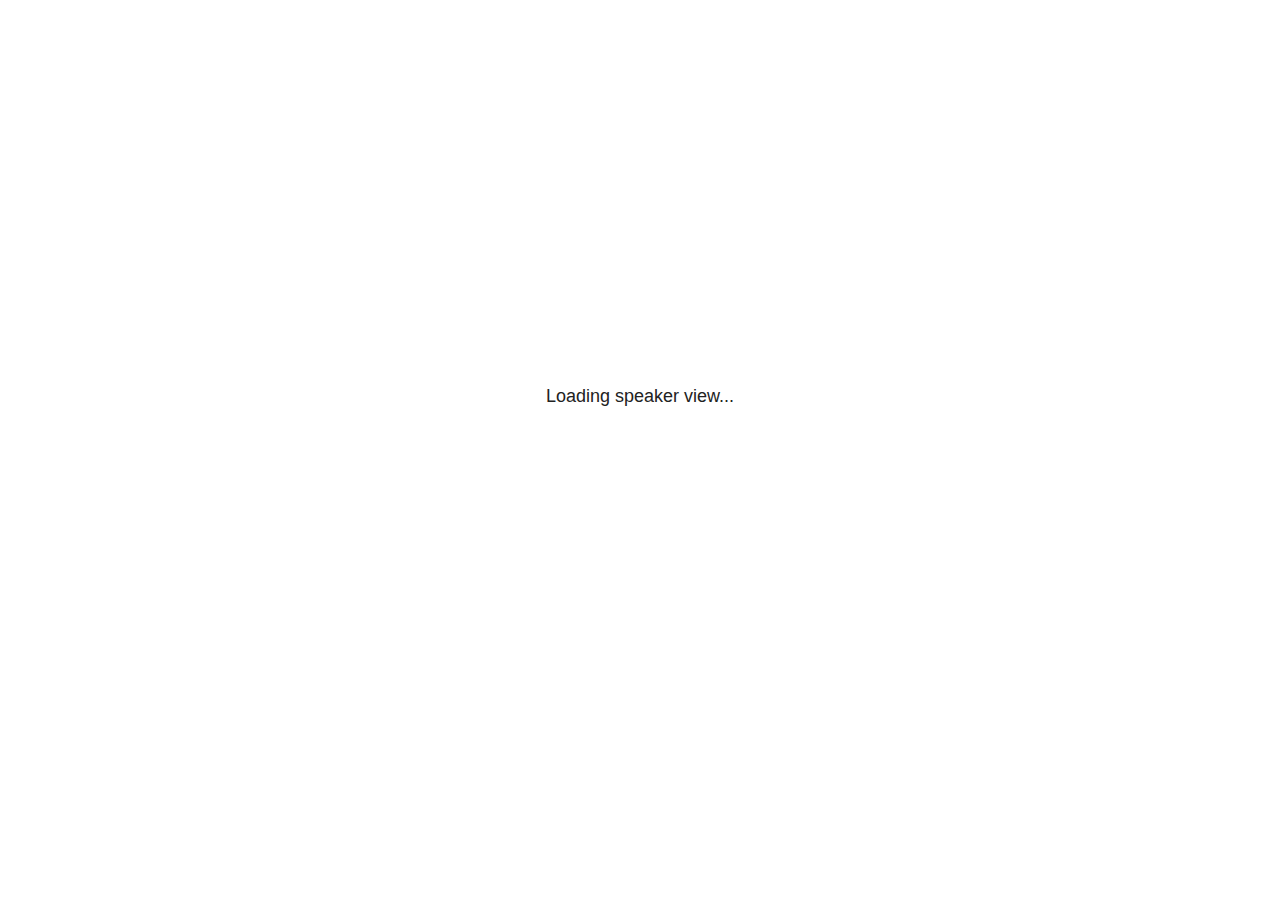
<file: _freeze/site_libs/revealjs/plugin/notes/speaker-view.html>
<!--
	NOTE: You need to build the notes plugin after making changes to this file.
-->
<html lang="en">
	<head>
		<meta charset="utf-8">

		<title>reveal.js - Speaker View</title>

		<style>
			body {
				font-family: Helvetica;
				font-size: 18px;
			}

			#current-slide,
			#upcoming-slide,
			#speaker-controls {
				padding: 6px;
				box-sizing: border-box;
				-moz-box-sizing: border-box;
			}

			#current-slide iframe,
			#upcoming-slide iframe {
				width: 100%;
				height: 100%;
				border: 1px solid #ddd;
			}

			#current-slide .label,
			#upcoming-slide .label {
				position: absolute;
				top: 10px;
				left: 10px;
				z-index: 2;
			}

			#connection-status {
				position: absolute;
				top: 0;
				left: 0;
				width: 100%;
				height: 100%;
				z-index: 20;
				padding: 30% 20% 20% 20%;
				font-size: 18px;
				color: #222;
				background: #fff;
				text-align: center;
				box-sizing: border-box;
				line-height: 1.4;
			}

			.overlay-element {
				height: 34px;
				line-height: 34px;
				padding: 0 10px;
				text-shadow: none;
				background: rgba( 220, 220, 220, 0.8 );
				color: #222;
				font-size: 14px;
			}

			.overlay-element.interactive:hover {
				background: rgba( 220, 220, 220, 1 );
			}

			#current-slide {
				position: absolute;
				width: 60%;
				height: 100%;
				top: 0;
				left: 0;
				padding-right: 0;
			}

			#upcoming-slide {
				position: absolute;
				width: 40%;
				height: 40%;
				right: 0;
				top: 0;
			}

			/* Speaker controls */
			#speaker-controls {
				position: absolute;
				top: 40%;
				right: 0;
				width: 40%;
				height: 60%;
				overflow: auto;
				font-size: 18px;
			}

				.speaker-controls-time.hidden,
				.speaker-controls-notes.hidden {
					display: none;
				}

				.speaker-controls-time .label,
				.speaker-controls-pace .label,
				.speaker-controls-notes .label {
					text-transform: uppercase;
					font-weight: normal;
					font-size: 0.66em;
					color: #666;
					margin: 0;
				}

				.speaker-controls-time, .speaker-controls-pace {
					border-bottom: 1px solid rgba( 200, 200, 200, 0.5 );
					margin-bottom: 10px;
					padding: 10px 16px;
					padding-bottom: 20px;
					cursor: pointer;
				}

				.speaker-controls-time .reset-button {
					opacity: 0;
					float: right;
					color: #666;
					text-decoration: none;
				}
				.speaker-controls-time:hover .reset-button {
					opacity: 1;
				}

				.speaker-controls-time .timer,
				.speaker-controls-time .clock {
					width: 50%;
				}

				.speaker-controls-time .timer,
				.speaker-controls-time .clock,
				.speaker-controls-time .pacing .hours-value,
				.speaker-controls-time .pacing .minutes-value,
				.speaker-controls-time .pacing .seconds-value {
					font-size: 1.9em;
				}

				.speaker-controls-time .timer {
					float: left;
				}

				.speaker-controls-time .clock {
					float: right;
					text-align: right;
				}

				.speaker-controls-time span.mute {
					opacity: 0.3;
				}

				.speaker-controls-time .pacing-title {
					margin-top: 5px;
				}

				.speaker-controls-time .pacing.ahead {
					color: blue;
				}

				.speaker-controls-time .pacing.on-track {
					color: green;
				}

				.speaker-controls-time .pacing.behind {
					color: red;
				}

				.speaker-controls-notes {
					padding: 10px 16px;
				}

				.speaker-controls-notes .value {
					margin-top: 5px;
					line-height: 1.4;
					font-size: 1.2em;
				}

			/* Layout selector */
			#speaker-layout {
				position: absolute;
				top: 10px;
				right: 10px;
				color: #222;
				z-index: 10;
			}
				#speaker-layout select {
					position: absolute;
					width: 100%;
					height: 100%;
					top: 0;
					left: 0;
					border: 0;
					box-shadow: 0;
					cursor: pointer;
					opacity: 0;

					font-size: 1em;
					background-color: transparent;

					-moz-appearance: none;
					-webkit-appearance: none;
					-webkit-tap-highlight-color: rgba(0, 0, 0, 0);
				}

				#speaker-layout select:focus {
					outline: none;
					box-shadow: none;
				}

			.clear {
				clear: both;
			}

			/* Speaker layout: Wide */
			body[data-speaker-layout="wide"] #current-slide,
			body[data-speaker-layout="wide"] #upcoming-slide {
				width: 50%;
				height: 45%;
				padding: 6px;
			}

			body[data-speaker-layout="wide"] #current-slide {
				top: 0;
				left: 0;
			}

			body[data-speaker-layout="wide"] #upcoming-slide {
				top: 0;
				left: 50%;
			}

			body[data-speaker-layout="wide"] #speaker-controls {
				top: 45%;
				left: 0;
				width: 100%;
				height: 50%;
				font-size: 1.25em;
			}

			/* Speaker layout: Tall */
			body[data-speaker-layout="tall"] #current-slide,
			body[data-speaker-layout="tall"] #upcoming-slide {
				width: 45%;
				height: 50%;
				padding: 6px;
			}

			body[data-speaker-layout="tall"] #current-slide {
				top: 0;
				left: 0;
			}

			body[data-speaker-layout="tall"] #upcoming-slide {
				top: 50%;
				left: 0;
			}

			body[data-speaker-layout="tall"] #speaker-controls {
				padding-top: 40px;
				top: 0;
				left: 45%;
				width: 55%;
				height: 100%;
				font-size: 1.25em;
			}

			/* Speaker layout: Notes only */
			body[data-speaker-layout="notes-only"] #current-slide,
			body[data-speaker-layout="notes-only"] #upcoming-slide {
				display: none;
			}

			body[data-speaker-layout="notes-only"] #speaker-controls {
				padding-top: 40px;
				top: 0;
				left: 0;
				width: 100%;
				height: 100%;
				font-size: 1.25em;
			}

			@media screen and (max-width: 1080px) {
				body[data-speaker-layout="default"] #speaker-controls {
					font-size: 16px;
				}
			}

			@media screen and (max-width: 900px) {
				body[data-speaker-layout="default"] #speaker-controls {
					font-size: 14px;
				}
			}

			@media screen and (max-width: 800px) {
				body[data-speaker-layout="default"] #speaker-controls {
					font-size: 12px;
				}
			}

		</style>
	</head>

	<body>

		<div id="connection-status">Loading speaker view...</div>

		<div id="current-slide"></div>
		<div id="upcoming-slide"><span class="overlay-element label">Upcoming</span></div>
		<div id="speaker-controls">
			<div class="speaker-controls-time">
				<h4 class="label">Time <span class="reset-button">Click to Reset</span></h4>
				<div class="clock">
					<span class="clock-value">0:00 AM</span>
				</div>
				<div class="timer">
					<span class="hours-value">00</span><span class="minutes-value">:00</span><span class="seconds-value">:00</span>
				</div>
				<div class="clear"></div>

				<h4 class="label pacing-title" style="display: none">Pacing – Time to finish current slide</h4>
				<div class="pacing" style="display: none">
					<span class="hours-value">00</span><span class="minutes-value">:00</span><span class="seconds-value">:00</span>
				</div>
			</div>

			<div class="speaker-controls-notes hidden">
				<h4 class="label">Notes</h4>
				<div class="value"></div>
			</div>
		</div>
		<div id="speaker-layout" class="overlay-element interactive">
			<span class="speaker-layout-label"></span>
			<select class="speaker-layout-dropdown"></select>
		</div>

		<script>

			(function() {

				var notes,
					notesValue,
					currentState,
					currentSlide,
					upcomingSlide,
					layoutLabel,
					layoutDropdown,
					pendingCalls = {},
					lastRevealApiCallId = 0,
					connected = false,
					whitelistedWindows = [window.opener];

				var SPEAKER_LAYOUTS = {
					'default': 'Default',
					'wide': 'Wide',
					'tall': 'Tall',
					'notes-only': 'Notes only'
				};

				setupLayout();

				var connectionStatus = document.querySelector( '#connection-status' );
				var connectionTimeout = setTimeout( function() {
					connectionStatus.innerHTML = 'Error connecting to main window.<br>Please try closing and reopening the speaker view.';
				}, 5000 );
;
				window.addEventListener( 'message', function( event ) {

					// Validate the origin of this message to prevent XSS
					if( window.location.origin !== event.origin && whitelistedWindows.indexOf( event.source ) === -1 ) {
						return;
					}

					clearTimeout( connectionTimeout );
					connectionStatus.style.display = 'none';

					var data = JSON.parse( event.data );

					// The overview mode is only useful to the reveal.js instance
					// where navigation occurs so we don't sync it
					if( data.state ) delete data.state.overview;

					// Messages sent by the notes plugin inside of the main window
					if( data && data.namespace === 'reveal-notes' ) {
						if( data.type === 'connect' ) {
							handleConnectMessage( data );
						}
						else if( data.type === 'state' ) {
							handleStateMessage( data );
						}
						else if( data.type === 'return' ) {
							pendingCalls[data.callId](data.result);
							delete pendingCalls[data.callId];
						}
					}
					// Messages sent by the reveal.js inside of the current slide preview
					else if( data && data.namespace === 'reveal' ) {
						if( /ready/.test( data.eventName ) ) {
							// Send a message back to notify that the handshake is complete
							window.opener.postMessage( JSON.stringify({ namespace: 'reveal-notes', type: 'connected'} ), '*' );
						}
						else if( /slidechanged|fragmentshown|fragmenthidden|paused|resumed/.test( data.eventName ) && currentState !== JSON.stringify( data.state ) ) {

							dispatchStateToMainWindow( data.state );

						}
					}

				} );

				/**
				 * Updates the presentation in the main window to match the state
				 * of the presentation in the notes window.
				 */
				const dispatchStateToMainWindow = debounce(( state ) => {
					window.opener.postMessage( JSON.stringify({ method: 'setState', args: [ state ]} ), '*' );
				}, 500);

				/**
				 * Asynchronously calls the Reveal.js API of the main frame.
				 */
				function callRevealApi( methodName, methodArguments, callback ) {

					var callId = ++lastRevealApiCallId;
					pendingCalls[callId] = callback;
					window.opener.postMessage( JSON.stringify( {
						namespace: 'reveal-notes',
						type: 'call',
						callId: callId,
						methodName: methodName,
						arguments: methodArguments
					} ), '*' );

				}

				/**
				 * Called when the main window is trying to establish a
				 * connection.
				 */
				function handleConnectMessage( data ) {

					if( connected === false ) {
						connected = true;

						setupIframes( data );
						setupKeyboard();
						setupNotes();
						setupTimer();
						setupHeartbeat();
					}

				}

				/**
				 * Called when the main window sends an updated state.
				 */
				function handleStateMessage( data ) {

					// Store the most recently set state to avoid circular loops
					// applying the same state
					currentState = JSON.stringify( data.state );

					// No need for updating the notes in case of fragment changes
					if ( data.notes ) {
						notes.classList.remove( 'hidden' );
						notesValue.style.whiteSpace = data.whitespace;
						if( data.markdown ) {
							notesValue.innerHTML = marked( data.notes );
						}
						else {
							notesValue.innerHTML = data.notes;
						}
					}
					else {
						notes.classList.add( 'hidden' );
					}

					// Update the note slides
					currentSlide.contentWindow.postMessage( JSON.stringify({ method: 'setState', args: [ data.state ] }), '*' );
					upcomingSlide.contentWindow.postMessage( JSON.stringify({ method: 'setState', args: [ data.state ] }), '*' );
					upcomingSlide.contentWindow.postMessage( JSON.stringify({ method: 'next' }), '*' );

				}

				// Limit to max one state update per X ms
				handleStateMessage = debounce( handleStateMessage, 200 );

				/**
				 * Forward keyboard events to the current slide window.
				 * This enables keyboard events to work even if focus
				 * isn't set on the current slide iframe.
				 *
				 * Block F5 default handling, it reloads and disconnects
				 * the speaker notes window.
				 */
				function setupKeyboard() {

					document.addEventListener( 'keydown', function( event ) {
						if( event.keyCode === 116 || ( event.metaKey && event.keyCode === 82 ) ) {
							event.preventDefault();
							return false;
						}
						currentSlide.contentWindow.postMessage( JSON.stringify({ method: 'triggerKey', args: [ event.keyCode ] }), '*' );
					} );

				}

				/**
				 * Creates the preview iframes.
				 */
				function setupIframes( data ) {

					var params = [
						'receiver',
						'progress=false',
						'history=false',
						'transition=none',
						'autoSlide=0',
						'backgroundTransition=none'
					].join( '&' );

					var urlSeparator = /\?/.test(data.url) ? '&' : '?';
					var hash = '#/' + data.state.indexh + '/' + data.state.indexv;
					var currentURL = data.url + urlSeparator + params + '&postMessageEvents=true' + hash;
					var upcomingURL = data.url + urlSeparator + params + '&controls=false' + hash;

					currentSlide = document.createElement( 'iframe' );
					currentSlide.setAttribute( 'width', 1280 );
					currentSlide.setAttribute( 'height', 1024 );
					currentSlide.setAttribute( 'src', currentURL );
					document.querySelector( '#current-slide' ).appendChild( currentSlide );

					upcomingSlide = document.createElement( 'iframe' );
					upcomingSlide.setAttribute( 'width', 640 );
					upcomingSlide.setAttribute( 'height', 512 );
					upcomingSlide.setAttribute( 'src', upcomingURL );
					document.querySelector( '#upcoming-slide' ).appendChild( upcomingSlide );

					whitelistedWindows.push( currentSlide.contentWindow, upcomingSlide.contentWindow );

				}

				/**
				 * Setup the notes UI.
				 */
				function setupNotes() {

					notes = document.querySelector( '.speaker-controls-notes' );
					notesValue = document.querySelector( '.speaker-controls-notes .value' );

				}

				/**
				 * We send out a heartbeat at all times to ensure we can
				 * reconnect with the main presentation window after reloads.
				 */
				function setupHeartbeat() {

					setInterval( () => {
						window.opener.postMessage( JSON.stringify({ namespace: 'reveal-notes', type: 'heartbeat'} ), '*' );
					}, 1000 );

				}

				function getTimings( callback ) {

					callRevealApi( 'getSlidesAttributes', [], function ( slideAttributes ) {
						callRevealApi( 'getConfig', [], function ( config ) {
							var totalTime = config.totalTime;
							var minTimePerSlide = config.minimumTimePerSlide || 0;
							var defaultTiming = config.defaultTiming;
							if ((defaultTiming == null) && (totalTime == null)) {
								callback(null);
								return;
							}
							// Setting totalTime overrides defaultTiming
							if (totalTime) {
								defaultTiming = 0;
							}
							var timings = [];
							for ( var i in slideAttributes ) {
								var slide = slideAttributes[ i ];
								var timing = defaultTiming;
								if( slide.hasOwnProperty( 'data-timing' )) {
									var t = slide[ 'data-timing' ];
									timing = parseInt(t);
									if( isNaN(timing) ) {
										console.warn("Could not parse timing '" + t + "' of slide " + i + "; using default of " + defaultTiming);
										timing = defaultTiming;
									}
								}
								timings.push(timing);
							}
							if ( totalTime ) {
								// After we've allocated time to individual slides, we summarize it and
								// subtract it from the total time
								var remainingTime = totalTime - timings.reduce( function(a, b) { return a + b; }, 0 );
								// The remaining time is divided by the number of slides that have 0 seconds
								// allocated at the moment, giving the average time-per-slide on the remaining slides
								var remainingSlides = (timings.filter( function(x) { return x == 0 }) ).length
								var timePerSlide = Math.round( remainingTime / remainingSlides, 0 )
								// And now we replace every zero-value timing with that average
								timings = timings.map( function(x) { return (x==0 ? timePerSlide : x) } );
							}
							var slidesUnderMinimum = timings.filter( function(x) { return (x < minTimePerSlide) } ).length
							if ( slidesUnderMinimum ) {
								message = "The pacing time for " + slidesUnderMinimum + " slide(s) is under the configured minimum of " + minTimePerSlide + " seconds. Check the data-timing attribute on individual slides, or consider increasing the totalTime or minimumTimePerSlide configuration options (or removing some slides).";
								alert(message);
							}
							callback( timings );
						} );
					} );

				}

				/**
				 * Return the number of seconds allocated for presenting
				 * all slides up to and including this one.
				 */
				function getTimeAllocated( timings, callback ) {

					callRevealApi( 'getSlidePastCount', [], function ( currentSlide ) {
						var allocated = 0;
						for (var i in timings.slice(0, currentSlide + 1)) {
							allocated += timings[i];
						}
						callback( allocated );
					} );

				}

				/**
				 * Create the timer and clock and start updating them
				 * at an interval.
				 */
				function setupTimer() {

					var start = new Date(),
					timeEl = document.querySelector( '.speaker-controls-time' ),
					clockEl = timeEl.querySelector( '.clock-value' ),
					hoursEl = timeEl.querySelector( '.hours-value' ),
					minutesEl = timeEl.querySelector( '.minutes-value' ),
					secondsEl = timeEl.querySelector( '.seconds-value' ),
					pacingTitleEl = timeEl.querySelector( '.pacing-title' ),
					pacingEl = timeEl.querySelector( '.pacing' ),
					pacingHoursEl = pacingEl.querySelector( '.hours-value' ),
					pacingMinutesEl = pacingEl.querySelector( '.minutes-value' ),
					pacingSecondsEl = pacingEl.querySelector( '.seconds-value' );

					var timings = null;
					getTimings( function ( _timings ) {

						timings = _timings;
						if (_timings !== null) {
							pacingTitleEl.style.removeProperty('display');
							pacingEl.style.removeProperty('display');
						}

						// Update once directly
						_updateTimer();

						// Then update every second
						setInterval( _updateTimer, 1000 );

					} );


					function _resetTimer() {

						if (timings == null) {
							start = new Date();
							_updateTimer();
						}
						else {
							// Reset timer to beginning of current slide
							getTimeAllocated( timings, function ( slideEndTimingSeconds ) {
								var slideEndTiming = slideEndTimingSeconds * 1000;
								callRevealApi( 'getSlidePastCount', [], function ( currentSlide ) {
									var currentSlideTiming = timings[currentSlide] * 1000;
									var previousSlidesTiming = slideEndTiming - currentSlideTiming;
									var now = new Date();
									start = new Date(now.getTime() - previousSlidesTiming);
									_updateTimer();
								} );
							} );
						}

					}

					timeEl.addEventListener( 'click', function() {
						_resetTimer();
						return false;
					} );

					function _displayTime( hrEl, minEl, secEl, time) {

						var sign = Math.sign(time) == -1 ? "-" : "";
						time = Math.abs(Math.round(time / 1000));
						var seconds = time % 60;
						var minutes = Math.floor( time / 60 ) % 60 ;
						var hours = Math.floor( time / ( 60 * 60 )) ;
						hrEl.innerHTML = sign + zeroPadInteger( hours );
						if (hours == 0) {
							hrEl.classList.add( 'mute' );
						}
						else {
							hrEl.classList.remove( 'mute' );
						}
						minEl.innerHTML = ':' + zeroPadInteger( minutes );
						if (hours == 0 && minutes == 0) {
							minEl.classList.add( 'mute' );
						}
						else {
							minEl.classList.remove( 'mute' );
						}
						secEl.innerHTML = ':' + zeroPadInteger( seconds );
					}

					function _updateTimer() {

						var diff, hours, minutes, seconds,
						now = new Date();

						diff = now.getTime() - start.getTime();

						clockEl.innerHTML = now.toLocaleTimeString( 'en-US', { hour12: true, hour: '2-digit', minute:'2-digit' } );
						_displayTime( hoursEl, minutesEl, secondsEl, diff );
						if (timings !== null) {
							_updatePacing(diff);
						}

					}

					function _updatePacing(diff) {

						getTimeAllocated( timings, function ( slideEndTimingSeconds ) {
							var slideEndTiming = slideEndTimingSeconds * 1000;

							callRevealApi( 'getSlidePastCount', [], function ( currentSlide ) {
								var currentSlideTiming = timings[currentSlide] * 1000;
								var timeLeftCurrentSlide = slideEndTiming - diff;
								if (timeLeftCurrentSlide < 0) {
									pacingEl.className = 'pacing behind';
								}
								else if (timeLeftCurrentSlide < currentSlideTiming) {
									pacingEl.className = 'pacing on-track';
								}
								else {
									pacingEl.className = 'pacing ahead';
								}
								_displayTime( pacingHoursEl, pacingMinutesEl, pacingSecondsEl, timeLeftCurrentSlide );
							} );
						} );
					}

				}

				/**
				 * Sets up the speaker view layout and layout selector.
				 */
				function setupLayout() {

					layoutDropdown = document.querySelector( '.speaker-layout-dropdown' );
					layoutLabel = document.querySelector( '.speaker-layout-label' );

					// Render the list of available layouts
					for( var id in SPEAKER_LAYOUTS ) {
						var option = document.createElement( 'option' );
						option.setAttribute( 'value', id );
						option.textContent = SPEAKER_LAYOUTS[ id ];
						layoutDropdown.appendChild( option );
					}

					// Monitor the dropdown for changes
					layoutDropdown.addEventListener( 'change', function( event ) {

						setLayout( layoutDropdown.value );

					}, false );

					// Restore any currently persisted layout
					setLayout( getLayout() );

				}

				/**
				 * Sets a new speaker view layout. The layout is persisted
				 * in local storage.
				 */
				function setLayout( value ) {

					var title = SPEAKER_LAYOUTS[ value ];

					layoutLabel.innerHTML = 'Layout' + ( title ? ( ': ' + title ) : '' );
					layoutDropdown.value = value;

					document.body.setAttribute( 'data-speaker-layout', value );

					// Persist locally
					if( supportsLocalStorage() ) {
						window.localStorage.setItem( 'reveal-speaker-layout', value );
					}

				}

				/**
				 * Returns the ID of the most recently set speaker layout
				 * or our default layout if none has been set.
				 */
				function getLayout() {

					if( supportsLocalStorage() ) {
						var layout = window.localStorage.getItem( 'reveal-speaker-layout' );
						if( layout ) {
							return layout;
						}
					}

					// Default to the first record in the layouts hash
					for( var id in SPEAKER_LAYOUTS ) {
						return id;
					}

				}

				function supportsLocalStorage() {

					try {
						localStorage.setItem('test', 'test');
						localStorage.removeItem('test');
						return true;
					}
					catch( e ) {
						return false;
					}

				}

				function zeroPadInteger( num ) {

					var str = '00' + parseInt( num );
					return str.substring( str.length - 2 );

				}

				/**
				 * Limits the frequency at which a function can be called.
				 */
				function debounce( fn, ms ) {

					var lastTime = 0,
						timeout;

					return function() {

						var args = arguments;
						var context = this;

						clearTimeout( timeout );

						var timeSinceLastCall = Date.now() - lastTime;
						if( timeSinceLastCall > ms ) {
							fn.apply( context, args );
							lastTime = Date.now();
						}
						else {
							timeout = setTimeout( function() {
								fn.apply( context, args );
								lastTime = Date.now();
							}, ms - timeSinceLastCall );
						}

					}

				}

			})();

		</script>
	</body>
</html>
</file>
<file: _site/site_libs/quarto-html/tippy.css>
.tippy-box[data-animation=fade][data-state=hidden]{opacity:0}[data-tippy-root]{max-width:calc(100vw - 10px)}.tippy-box{position:relative;background-color:#333;color:#fff;border-radius:4px;font-size:14px;line-height:1.4;white-space:normal;outline:0;transition-property:transform,visibility,opacity}.tippy-box[data-placement^=top]>.tippy-arrow{bottom:0}.tippy-box[data-placement^=top]>.tippy-arrow:before{bottom:-7px;left:0;border-width:8px 8px 0;border-top-color:initial;transform-origin:center top}.tippy-box[data-placement^=bottom]>.tippy-arrow{top:0}.tippy-box[data-placement^=bottom]>.tippy-arrow:before{top:-7px;left:0;border-width:0 8px 8px;border-bottom-color:initial;transform-origin:center bottom}.tippy-box[data-placement^=left]>.tippy-arrow{right:0}.tippy-box[data-placement^=left]>.tippy-arrow:before{border-width:8px 0 8px 8px;border-left-color:initial;right:-7px;transform-origin:center left}.tippy-box[data-placement^=right]>.tippy-arrow{left:0}.tippy-box[data-placement^=right]>.tippy-arrow:before{left:-7px;border-width:8px 8px 8px 0;border-right-color:initial;transform-origin:center right}.tippy-box[data-inertia][data-state=visible]{transition-timing-function:cubic-bezier(.54,1.5,.38,1.11)}.tippy-arrow{width:16px;height:16px;color:#333}.tippy-arrow:before{content:"";position:absolute;border-color:transparent;border-style:solid}.tippy-content{position:relative;padding:5px 9px;z-index:1}
</file>
<file: _site/site_libs/quarto-html/quarto-syntax-highlighting.css>
/* quarto syntax highlight colors */
:root {
  --quarto-hl-ot-color: #003B4F;
  --quarto-hl-at-color: #657422;
  --quarto-hl-ss-color: #20794D;
  --quarto-hl-an-color: #5E5E5E;
  --quarto-hl-fu-color: #4758AB;
  --quarto-hl-st-color: #20794D;
  --quarto-hl-cf-color: #003B4F;
  --quarto-hl-op-color: #5E5E5E;
  --quarto-hl-er-color: #AD0000;
  --quarto-hl-bn-color: #AD0000;
  --quarto-hl-al-color: #AD0000;
  --quarto-hl-va-color: #111111;
  --quarto-hl-bu-color: inherit;
  --quarto-hl-ex-color: inherit;
  --quarto-hl-pp-color: #AD0000;
  --quarto-hl-in-color: #5E5E5E;
  --quarto-hl-vs-color: #20794D;
  --quarto-hl-wa-color: #5E5E5E;
  --quarto-hl-do-color: #5E5E5E;
  --quarto-hl-im-color: #00769E;
  --quarto-hl-ch-color: #20794D;
  --quarto-hl-dt-color: #AD0000;
  --quarto-hl-fl-color: #AD0000;
  --quarto-hl-co-color: #5E5E5E;
  --quarto-hl-cv-color: #5E5E5E;
  --quarto-hl-cn-color: #8f5902;
  --quarto-hl-sc-color: #5E5E5E;
  --quarto-hl-dv-color: #AD0000;
  --quarto-hl-kw-color: #003B4F;
}

/* other quarto variables */
:root {
  --quarto-font-monospace: SFMono-Regular, Menlo, Monaco, Consolas, "Liberation Mono", "Courier New", monospace;
}

pre > code.sourceCode > span {
  color: #003B4F;
}

code span {
  color: #003B4F;
}

code.sourceCode > span {
  color: #003B4F;
}

div.sourceCode,
div.sourceCode pre.sourceCode {
  color: #003B4F;
}

code span.ot {
  color: #003B4F;
  font-style: inherit;
}

code span.at {
  color: #657422;
  font-style: inherit;
}

code span.ss {
  color: #20794D;
  font-style: inherit;
}

code span.an {
  color: #5E5E5E;
  font-style: inherit;
}

code span.fu {
  color: #4758AB;
  font-style: inherit;
}

code span.st {
  color: #20794D;
  font-style: inherit;
}

code span.cf {
  color: #003B4F;
  font-style: inherit;
}

code span.op {
  color: #5E5E5E;
  font-style: inherit;
}

code span.er {
  color: #AD0000;
  font-style: inherit;
}

code span.bn {
  color: #AD0000;
  font-style: inherit;
}

code span.al {
  color: #AD0000;
  font-style: inherit;
}

code span.va {
  color: #111111;
  font-style: inherit;
}

code span.bu {
  font-style: inherit;
}

code span.ex {
  font-style: inherit;
}

code span.pp {
  color: #AD0000;
  font-style: inherit;
}

code span.in {
  color: #5E5E5E;
  font-style: inherit;
}

code span.vs {
  color: #20794D;
  font-style: inherit;
}

code span.wa {
  color: #5E5E5E;
  font-style: italic;
}

code span.do {
  color: #5E5E5E;
  font-style: italic;
}

code span.im {
  color: #00769E;
  font-style: inherit;
}

code span.ch {
  color: #20794D;
  font-style: inherit;
}

code span.dt {
  color: #AD0000;
  font-style: inherit;
}

code span.fl {
  color: #AD0000;
  font-style: inherit;
}

code span.co {
  color: #5E5E5E;
  font-style: inherit;
}

code span.cv {
  color: #5E5E5E;
  font-style: italic;
}

code span.cn {
  color: #8f5902;
  font-style: inherit;
}

code span.sc {
  color: #5E5E5E;
  font-style: inherit;
}

code span.dv {
  color: #AD0000;
  font-style: inherit;
}

code span.kw {
  color: #003B4F;
  font-style: inherit;
}

.prevent-inlining {
  content: "</";
}

/*# sourceMappingURL=debc5d5d77c3f9108843748ff7464032.css.map */
</file>
<file: docs/site_libs/quarto-html/tippy.css>
.tippy-box[data-animation=fade][data-state=hidden]{opacity:0}[data-tippy-root]{max-width:calc(100vw - 10px)}.tippy-box{position:relative;background-color:#333;color:#fff;border-radius:4px;font-size:14px;line-height:1.4;white-space:normal;outline:0;transition-property:transform,visibility,opacity}.tippy-box[data-placement^=top]>.tippy-arrow{bottom:0}.tippy-box[data-placement^=top]>.tippy-arrow:before{bottom:-7px;left:0;border-width:8px 8px 0;border-top-color:initial;transform-origin:center top}.tippy-box[data-placement^=bottom]>.tippy-arrow{top:0}.tippy-box[data-placement^=bottom]>.tippy-arrow:before{top:-7px;left:0;border-width:0 8px 8px;border-bottom-color:initial;transform-origin:center bottom}.tippy-box[data-placement^=left]>.tippy-arrow{right:0}.tippy-box[data-placement^=left]>.tippy-arrow:before{border-width:8px 0 8px 8px;border-left-color:initial;right:-7px;transform-origin:center left}.tippy-box[data-placement^=right]>.tippy-arrow{left:0}.tippy-box[data-placement^=right]>.tippy-arrow:before{left:-7px;border-width:8px 8px 8px 0;border-right-color:initial;transform-origin:center right}.tippy-box[data-inertia][data-state=visible]{transition-timing-function:cubic-bezier(.54,1.5,.38,1.11)}.tippy-arrow{width:16px;height:16px;color:#333}.tippy-arrow:before{content:"";position:absolute;border-color:transparent;border-style:solid}.tippy-content{position:relative;padding:5px 9px;z-index:1}
</file>
<file: docs/site_libs/quarto-html/quarto-syntax-highlighting.css>
/* quarto syntax highlight colors */
:root {
  --quarto-hl-ot-color: #003B4F;
  --quarto-hl-at-color: #657422;
  --quarto-hl-ss-color: #20794D;
  --quarto-hl-an-color: #5E5E5E;
  --quarto-hl-fu-color: #4758AB;
  --quarto-hl-st-color: #20794D;
  --quarto-hl-cf-color: #003B4F;
  --quarto-hl-op-color: #5E5E5E;
  --quarto-hl-er-color: #AD0000;
  --quarto-hl-bn-color: #AD0000;
  --quarto-hl-al-color: #AD0000;
  --quarto-hl-va-color: #111111;
  --quarto-hl-bu-color: inherit;
  --quarto-hl-ex-color: inherit;
  --quarto-hl-pp-color: #AD0000;
  --quarto-hl-in-color: #5E5E5E;
  --quarto-hl-vs-color: #20794D;
  --quarto-hl-wa-color: #5E5E5E;
  --quarto-hl-do-color: #5E5E5E;
  --quarto-hl-im-color: #00769E;
  --quarto-hl-ch-color: #20794D;
  --quarto-hl-dt-color: #AD0000;
  --quarto-hl-fl-color: #AD0000;
  --quarto-hl-co-color: #5E5E5E;
  --quarto-hl-cv-color: #5E5E5E;
  --quarto-hl-cn-color: #8f5902;
  --quarto-hl-sc-color: #5E5E5E;
  --quarto-hl-dv-color: #AD0000;
  --quarto-hl-kw-color: #003B4F;
}

/* other quarto variables */
:root {
  --quarto-font-monospace: SFMono-Regular, Menlo, Monaco, Consolas, "Liberation Mono", "Courier New", monospace;
}

pre > code.sourceCode > span {
  color: #003B4F;
}

code span {
  color: #003B4F;
}

code.sourceCode > span {
  color: #003B4F;
}

div.sourceCode,
div.sourceCode pre.sourceCode {
  color: #003B4F;
}

code span.ot {
  color: #003B4F;
  font-style: inherit;
}

code span.at {
  color: #657422;
  font-style: inherit;
}

code span.ss {
  color: #20794D;
  font-style: inherit;
}

code span.an {
  color: #5E5E5E;
  font-style: inherit;
}

code span.fu {
  color: #4758AB;
  font-style: inherit;
}

code span.st {
  color: #20794D;
  font-style: inherit;
}

code span.cf {
  color: #003B4F;
  font-style: inherit;
}

code span.op {
  color: #5E5E5E;
  font-style: inherit;
}

code span.er {
  color: #AD0000;
  font-style: inherit;
}

code span.bn {
  color: #AD0000;
  font-style: inherit;
}

code span.al {
  color: #AD0000;
  font-style: inherit;
}

code span.va {
  color: #111111;
  font-style: inherit;
}

code span.bu {
  font-style: inherit;
}

code span.ex {
  font-style: inherit;
}

code span.pp {
  color: #AD0000;
  font-style: inherit;
}

code span.in {
  color: #5E5E5E;
  font-style: inherit;
}

code span.vs {
  color: #20794D;
  font-style: inherit;
}

code span.wa {
  color: #5E5E5E;
  font-style: italic;
}

code span.do {
  color: #5E5E5E;
  font-style: italic;
}

code span.im {
  color: #00769E;
  font-style: inherit;
}

code span.ch {
  color: #20794D;
  font-style: inherit;
}

code span.dt {
  color: #AD0000;
  font-style: inherit;
}

code span.fl {
  color: #AD0000;
  font-style: inherit;
}

code span.co {
  color: #5E5E5E;
  font-style: inherit;
}

code span.cv {
  color: #5E5E5E;
  font-style: italic;
}

code span.cn {
  color: #8f5902;
  font-style: inherit;
}

code span.sc {
  color: #5E5E5E;
  font-style: inherit;
}

code span.dv {
  color: #AD0000;
  font-style: inherit;
}

code span.kw {
  color: #003B4F;
  font-style: inherit;
}

.prevent-inlining {
  content: "</";
}

/*# sourceMappingURL=debc5d5d77c3f9108843748ff7464032.css.map */
</file>
